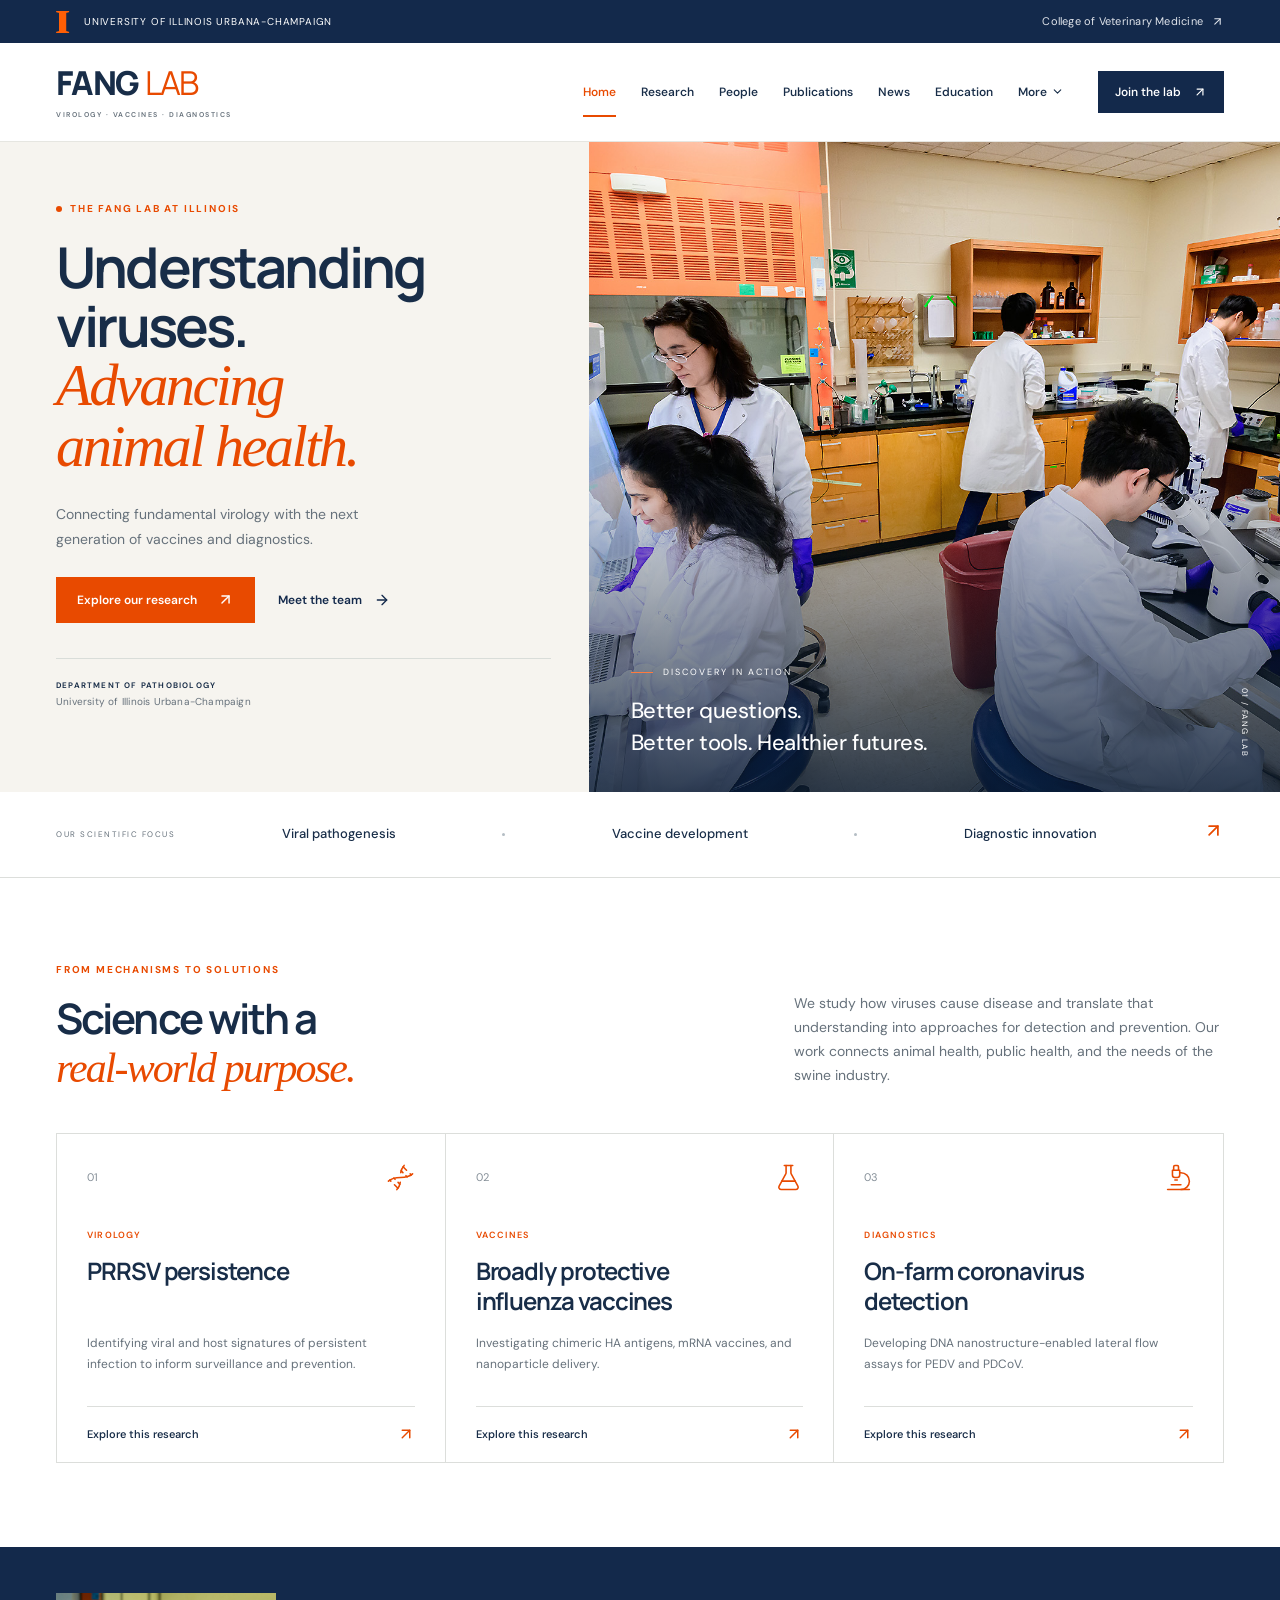
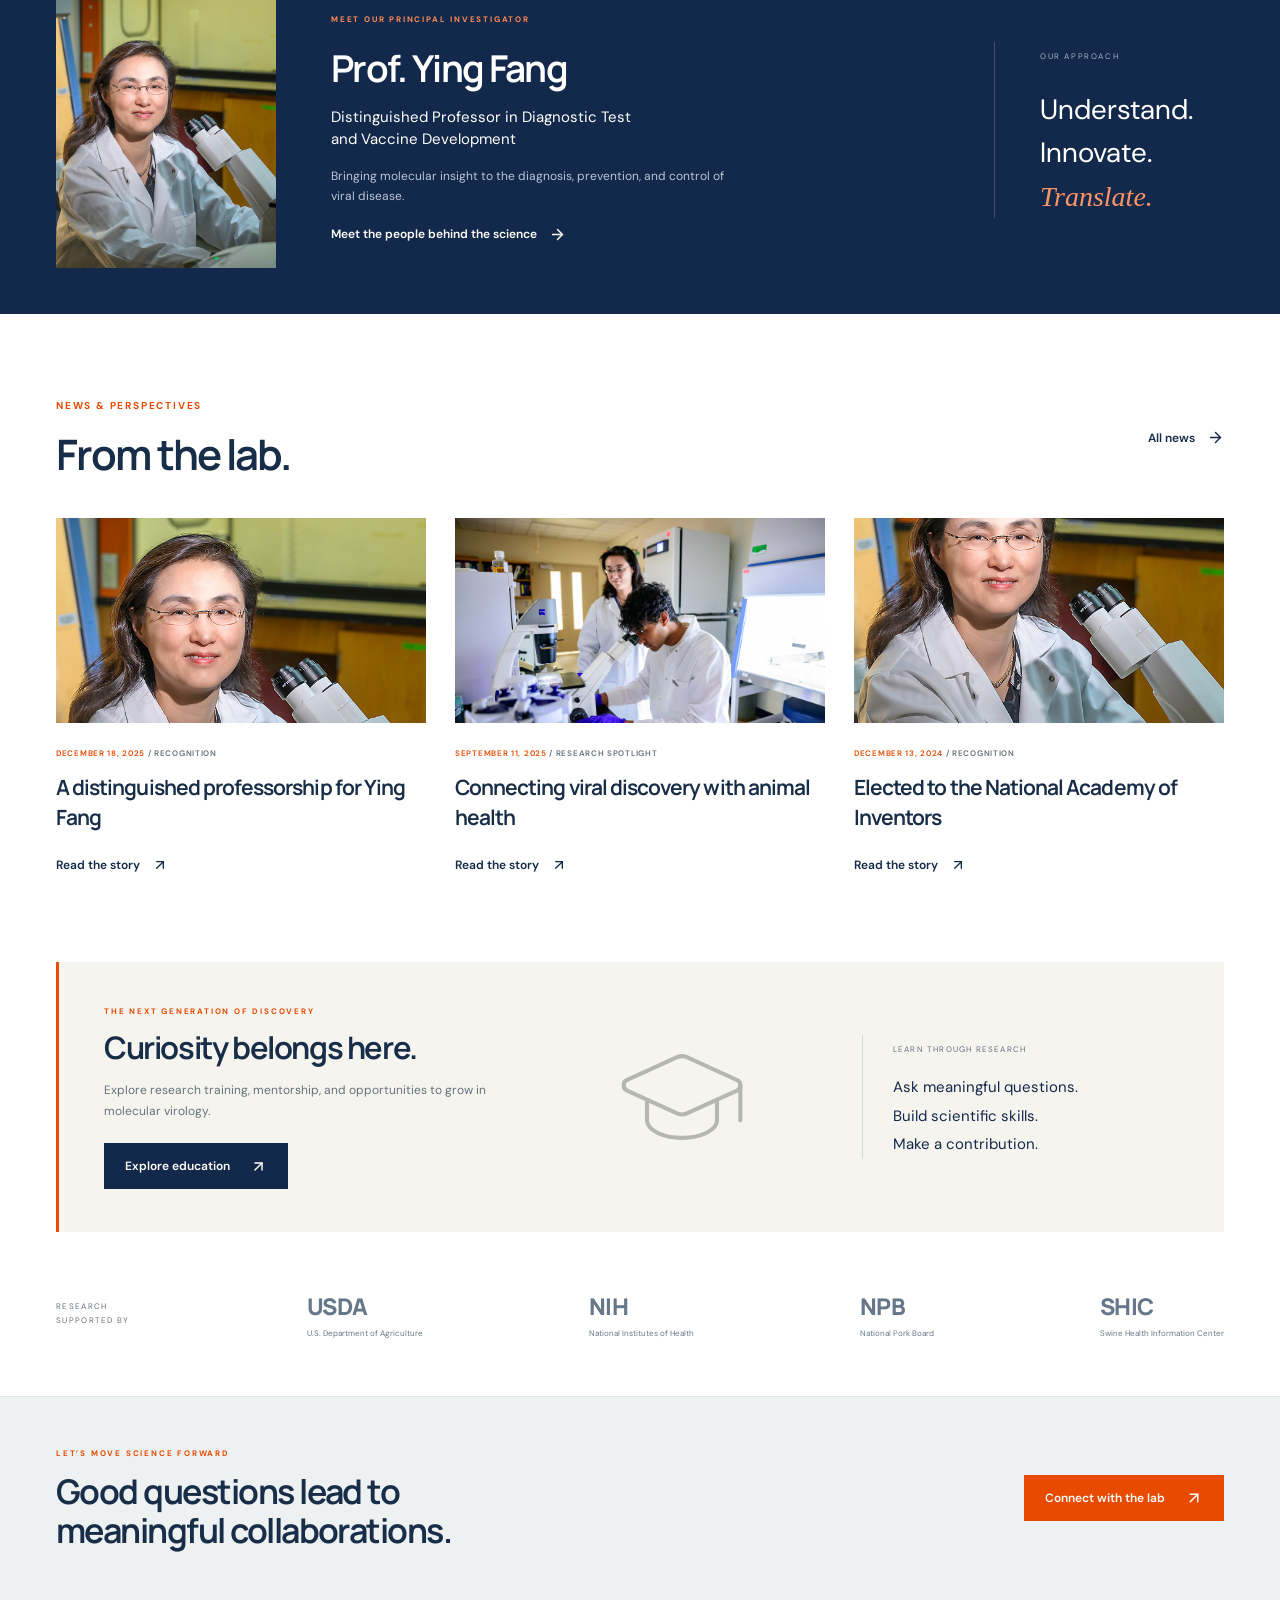
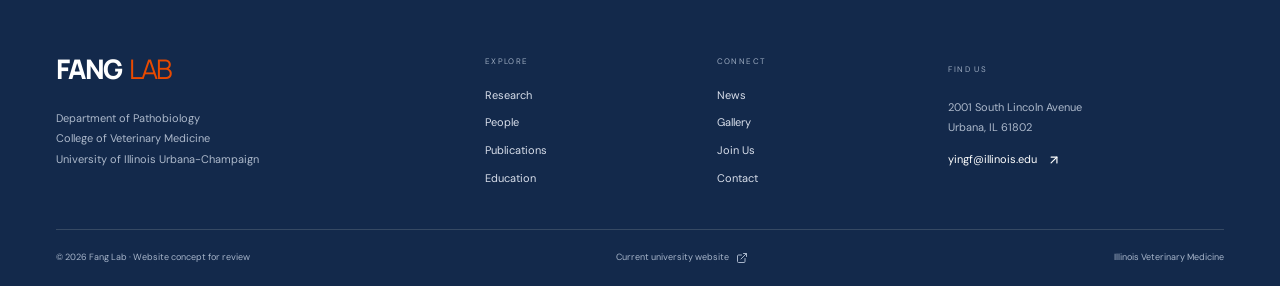
<file: index.html>
<!doctype html>
<html lang="en">
<head>
<meta charset="utf-8">
<meta name="viewport" content="width=device-width, initial-scale=1">
<title>Home | Fang Lab | Illinois</title>
<meta name="description" content="Fang Lab at Illinois. Research in viral pathogenesis, vaccines, and diagnostics.">
<link rel="icon" href="favicon.svg" type="image/svg+xml">
<link rel="stylesheet" href="styles.css">
<script src="script.js" defer></script>
<noscript><style>.menu-toggle,.more{display:none}.more-wrap .dropdown{display:block!important;position:static}.navigation{display:flex;flex-wrap:wrap}.filter-bar,.publication-tools{display:none}@media(max-width:800px){.navigation{position:static;box-shadow:none;padding:10px;max-height:none}.header-inner{height:auto;flex-wrap:wrap;padding:15px 0}.navigation .dropdown a{padding:5px}}</style></noscript>
</head>
<body data-page="home">
<a class="skip" href="#main">Skip to content</a>
<div class="institution">
<div class="wrap institution-inner">
<a href="https://illinois.edu" target="_blank" rel="noreferrer"><b class="block-i">I</b><span>UNIVERSITY OF ILLINOIS URBANA-CHAMPAIGN</span></a><a href="https://vetmed.illinois.edu" class="" target="_blank" rel="noreferrer">College of Veterinary Medicine <svg xmlns="http://www.w3.org/2000/svg" width="13" height="13" viewBox="0 0 24 24" fill="none" stroke="currentColor" stroke-width="2" stroke-linecap="round" stroke-linejoin="round" class="lucide lucide-arrow-up-right" aria-hidden="true"><path d="M7 7h10v10"></path><path d="M7 17 17 7"></path></svg></a>
</div>
</div>
<header>
<div class="wrap header-inner">
<a class="wordmark" href="index.html">FANG<span>LAB</span><small>VIROLOGY · VACCINES · DIAGNOSTICS</small></a>
<nav class="navigation" aria-label="Main navigation">
<a href="index.html" aria-current="page">Home</a><a href="research.html">Research</a><a href="people.html">People</a><a href="publications.html">Publications</a><a href="news.html">News</a><a href="education.html">Education</a>
<div class="more-wrap">
<button class="more" aria-expanded="false">
More <svg xmlns="http://www.w3.org/2000/svg" width="13" height="13" viewBox="0 0 24 24" fill="none" stroke="currentColor" stroke-width="2" stroke-linecap="round" stroke-linejoin="round" class="lucide lucide-chevron-down" aria-hidden="true"><path d="m6 9 6 6 6-6"></path></svg>
</button>
<div class="dropdown">
<a href="innovation.html">Innovation &amp; IP</a><a href="outreach.html">Outreach</a><a href="gallery.html">Gallery</a><a href="join.html">Join Us</a><a href="contact.html">Contact</a>
</div>
</div>
<a class="join-nav" href="join.html">Join the lab <svg xmlns="http://www.w3.org/2000/svg" width="14" height="14" viewBox="0 0 24 24" fill="none" stroke="currentColor" stroke-width="2" stroke-linecap="round" stroke-linejoin="round" class="lucide lucide-arrow-up-right" aria-hidden="true"><path d="M7 7h10v10"></path><path d="M7 17 17 7"></path></svg></a>
</nav>
<button class="menu-toggle" aria-label="Open navigation" aria-expanded="false">
<svg xmlns="http://www.w3.org/2000/svg" width="24" height="24" viewBox="0 0 24 24" fill="none" stroke="currentColor" stroke-width="2" stroke-linecap="round" stroke-linejoin="round" class="lucide lucide-menu" aria-hidden="true"><path d="M4 5h16"></path><path d="M4 12h16"></path><path d="M4 19h16"></path></svg>
</button>
</div>
</header>
<main id="main" tabindex="-1">
<section class="hero">
<div class="hero-text">
<div class="eyebrow">
<span class="orange-dot"></span> THE FANG LAB AT ILLINOIS
</div>
<h1>
Understanding<br/>viruses.<br/><em>Advancing<br/>animal health.</em>
</h1>
<p>
Connecting fundamental virology with the next generation of vaccines and diagnostics.
</p>
<div class="hero-actions">
<a class="button orange" href="research.html">Explore our research <svg xmlns="http://www.w3.org/2000/svg" width="17" height="17" viewBox="0 0 24 24" fill="none" stroke="currentColor" stroke-width="2" stroke-linecap="round" stroke-linejoin="round" class="lucide lucide-arrow-up-right" aria-hidden="true"><path d="M7 7h10v10"></path><path d="M7 17 17 7"></path></svg></a><a class="text-link" href="people.html">Meet the team <svg xmlns="http://www.w3.org/2000/svg" width="16" height="16" viewBox="0 0 24 24" fill="none" stroke="currentColor" stroke-width="2" stroke-linecap="round" stroke-linejoin="round" class="lucide lucide-arrow-right" aria-hidden="true"><path d="M5 12h14"></path><path d="m12 5 7 7-7 7"></path></svg></a>
</div>
<div class="hero-affiliation">
DEPARTMENT OF PATHOBIOLOGY<br/><span>University of Illinois Urbana-Champaign</span>
</div>
</div>
<div class="hero-image">
<img src="images/lab-hero.jpg" alt="Fang Lab researcher preparing samples at a laboratory bench"/>
<div class="photo-shade">
</div>
<div class="image-label">
<span>DISCOVERY IN ACTION</span>
<p>
Better questions.<br/>Better tools. Healthier futures.
</p>
</div>
<span class="image-index">01 / FANG LAB</span>
</div>
</section>
<div class="focus-strip">
<div class="wrap">
<span>OUR SCIENTIFIC FOCUS</span><b>Viral pathogenesis</b><i></i> <b>Vaccine development</b><i></i><b>Diagnostic innovation</b><a href="research.html"><svg xmlns="http://www.w3.org/2000/svg" width="21" height="21" viewBox="0 0 24 24" fill="none" stroke="currentColor" stroke-width="2" stroke-linecap="round" stroke-linejoin="round" class="lucide lucide-arrow-up-right" aria-hidden="true"><path d="M7 7h10v10"></path><path d="M7 17 17 7"></path></svg><span class="sr-only">Explore scientific focus</span></a>
</div>
</div>
<section class="wrap section">
<div class="section-top">
<div>
<div class="eyebrow">
FROM MECHANISMS TO SOLUTIONS
</div>
<h2>
Science with a<br/><em>real-world purpose.</em>
</h2>
</div>
<p>
We study how viruses cause disease and translate that understanding into approaches for detection and prevention. Our work connects animal health, public health, and the needs of the swine industry.
</p>
</div>
<div class="research-grid">
<a class="research-card" href="research.html">
<div class="card-top">
<span>01</span><svg xmlns="http://www.w3.org/2000/svg" width="29" height="29" viewBox="0 0 24 24" fill="none" stroke="currentColor" stroke-width="1.3" stroke-linecap="round" stroke-linejoin="round" class="lucide lucide-dna" aria-hidden="true"><path d="m10 16 1.5 1.5"></path><path d="m14 8-1.5-1.5"></path><path d="M15 2c-1.798 1.998-2.518 3.995-2.807 5.993"></path><path d="m16.5 10.5 1 1"></path><path d="m17 6-2.891-2.891"></path><path d="M2 15c6.667-6 13.333 0 20-6"></path><path d="m20 9 .891.891"></path><path d="M3.109 14.109 4 15"></path><path d="m6.5 12.5 1 1"></path><path d="m7 18 2.891 2.891"></path><path d="M9 22c1.798-1.998 2.518-3.995 2.807-5.993"></path></svg>
</div>
<div class="mini-label">
Virology
</div>
<h3>
PRRSV persistence
</h3>
<p>
Identifying viral and host signatures of persistent infection to inform surveillance and prevention.
</p>
<div class="card-end">
Explore this research <svg xmlns="http://www.w3.org/2000/svg" width="18" height="18" viewBox="0 0 24 24" fill="none" stroke="currentColor" stroke-width="2" stroke-linecap="round" stroke-linejoin="round" class="lucide lucide-arrow-up-right" aria-hidden="true"><path d="M7 7h10v10"></path><path d="M7 17 17 7"></path></svg>
</div>
</a><a class="research-card" href="research.html">
<div class="card-top">
<span>02</span><svg xmlns="http://www.w3.org/2000/svg" width="29" height="29" viewBox="0 0 24 24" fill="none" stroke="currentColor" stroke-width="1.3" stroke-linecap="round" stroke-linejoin="round" class="lucide lucide-flask-conical" aria-hidden="true"><path d="M14 2v6a2 2 0 0 0 .245.96l5.51 10.08A2 2 0 0 1 18 22H6a2 2 0 0 1-1.755-2.96l5.51-10.08A2 2 0 0 0 10 8V2"></path><path d="M6.453 15h11.094"></path><path d="M8.5 2h7"></path></svg>
</div>
<div class="mini-label">
Vaccines
</div>
<h3>
Broadly protective influenza vaccines
</h3>
<p>
Investigating chimeric HA antigens, mRNA vaccines, and nanoparticle delivery.
</p>
<div class="card-end">
Explore this research <svg xmlns="http://www.w3.org/2000/svg" width="18" height="18" viewBox="0 0 24 24" fill="none" stroke="currentColor" stroke-width="2" stroke-linecap="round" stroke-linejoin="round" class="lucide lucide-arrow-up-right" aria-hidden="true"><path d="M7 7h10v10"></path><path d="M7 17 17 7"></path></svg>
</div>
</a><a class="research-card" href="research.html">
<div class="card-top">
<span>03</span><svg xmlns="http://www.w3.org/2000/svg" width="29" height="29" viewBox="0 0 24 24" fill="none" stroke="currentColor" stroke-width="1.3" stroke-linecap="round" stroke-linejoin="round" class="lucide lucide-microscope" aria-hidden="true"><path d="M6 18h8"></path><path d="M3 22h18"></path><path d="M14 22a7 7 0 1 0 0-14h-1"></path><path d="M9 14h2"></path><path d="M9 12a2 2 0 0 1-2-2V6h6v4a2 2 0 0 1-2 2Z"></path><path d="M12 6V3a1 1 0 0 0-1-1H9a1 1 0 0 0-1 1v3"></path></svg>
</div>
<div class="mini-label">
Diagnostics
</div>
<h3>
On-farm coronavirus detection
</h3>
<p>
Developing DNA nanostructure-enabled lateral flow assays for PEDV and PDCoV.
</p>
<div class="card-end">
Explore this research <svg xmlns="http://www.w3.org/2000/svg" width="18" height="18" viewBox="0 0 24 24" fill="none" stroke="currentColor" stroke-width="2" stroke-linecap="round" stroke-linejoin="round" class="lucide lucide-arrow-up-right" aria-hidden="true"><path d="M7 7h10v10"></path><path d="M7 17 17 7"></path></svg>
</div>
</a>
</div>
</section>
<section class="pi-band">
<div class="wrap pi-inner">
<img src="images/ying-fang.jpg" alt="Professor Ying Fang"/>
<div>
<div class="eyebrow">
MEET OUR PRINCIPAL INVESTIGATOR
</div>
<h2>
Prof. Ying Fang
</h2>
<p class="pi-title">
Distinguished Professor in Diagnostic Test<br/>and Vaccine Development
</p>
<p>
Bringing molecular insight to the diagnosis, prevention, and control of viral disease.
</p>
<a class="text-link" href="people.html">Meet the people behind the science <svg xmlns="http://www.w3.org/2000/svg" width="17" height="17" viewBox="0 0 24 24" fill="none" stroke="currentColor" stroke-width="2" stroke-linecap="round" stroke-linejoin="round" class="lucide lucide-arrow-right" aria-hidden="true"><path d="M5 12h14"></path><path d="m12 5 7 7-7 7"></path></svg></a>
</div>
<div class="pi-aside">
<span>OUR APPROACH</span>
<p>
Understand.<br/>Innovate.<br/><em>Translate.</em>
</p>
</div>
</div>
</section>
<section class="wrap section">
<div class="section-top compact">
<div>
<div class="eyebrow">
NEWS &amp; PERSPECTIVES
</div>
<h2>
From the lab.
</h2>
</div>
<a class="text-link" href="news.html">All news <svg xmlns="http://www.w3.org/2000/svg" width="17" height="17" viewBox="0 0 24 24" fill="none" stroke="currentColor" stroke-width="2" stroke-linecap="round" stroke-linejoin="round" class="lucide lucide-arrow-right" aria-hidden="true"><path d="M5 12h14"></path><path d="m12 5 7 7-7 7"></path></svg></a>
</div>
<div class="news-grid">
<a href="https://vetmed.illinois.edu/2025/12/18/investiture-for-zhang-chair-and-fang-professorship/" class="news-card" target="_blank" rel="noreferrer">
<div class="news-image">
<img src="images/ying-fang.jpg" alt=""/>
</div>
<div class="mini-label">
DECEMBER 18, 2025 <span> / Recognition</span>
</div>
<h3>
A distinguished professorship for Ying Fang
</h3>
<span class="text-link">Read the story <svg xmlns="http://www.w3.org/2000/svg" width="16" height="16" viewBox="0 0 24 24" fill="none" stroke="currentColor" stroke-width="2" stroke-linecap="round" stroke-linejoin="round" class="lucide lucide-arrow-up-right" aria-hidden="true"><path d="M7 7h10v10"></path><path d="M7 17 17 7"></path></svg></span></a><a href="https://vetmed.illinois.edu/2025/09/11/research-spotlight-ying-fang/" class="news-card" target="_blank" rel="noreferrer">
<div class="news-image">
<img src="images/lab-research.jpg" alt=""/>
</div>
<div class="mini-label">
SEPTEMBER 11, 2025 <span> / Research spotlight</span>
</div>
<h3>
Connecting viral discovery with animal health
</h3>
<span class="text-link">Read the story <svg xmlns="http://www.w3.org/2000/svg" width="16" height="16" viewBox="0 0 24 24" fill="none" stroke="currentColor" stroke-width="2" stroke-linecap="round" stroke-linejoin="round" class="lucide lucide-arrow-up-right" aria-hidden="true"><path d="M7 7h10v10"></path><path d="M7 17 17 7"></path></svg></span></a><a href="https://vetmed.illinois.edu/2024/12/13/faculty-member-elected-to-national-academy-of-inventors/" class="news-card" target="_blank" rel="noreferrer">
<div class="news-image">
<img src="images/ying-fang.jpg" alt=""/>
</div>
<div class="mini-label">
DECEMBER 13, 2024 <span> / Recognition</span>
</div>
<h3>
Elected to the National Academy of Inventors
</h3>
<span class="text-link">Read the story <svg xmlns="http://www.w3.org/2000/svg" width="16" height="16" viewBox="0 0 24 24" fill="none" stroke="currentColor" stroke-width="2" stroke-linecap="round" stroke-linejoin="round" class="lucide lucide-arrow-up-right" aria-hidden="true"><path d="M7 7h10v10"></path><path d="M7 17 17 7"></path></svg></span></a>
</div>
</section>
<section class="education-band wrap">
<div>
<div class="eyebrow">
THE NEXT GENERATION OF DISCOVERY
</div>
<h2>
Curiosity belongs here.
</h2>
<p>
Explore research training, mentorship, and opportunities to grow in molecular virology.
</p>
<a class="button navy" href="education.html">Explore education <svg xmlns="http://www.w3.org/2000/svg" width="17" height="17" viewBox="0 0 24 24" fill="none" stroke="currentColor" stroke-width="2" stroke-linecap="round" stroke-linejoin="round" class="lucide lucide-arrow-up-right" aria-hidden="true"><path d="M7 7h10v10"></path><path d="M7 17 17 7"></path></svg></a>
</div>
<svg xmlns="http://www.w3.org/2000/svg" width="140" height="140" viewBox="0 0 24 24" fill="none" stroke="currentColor" stroke-width="0.7" stroke-linecap="round" stroke-linejoin="round" class="lucide lucide-graduation-cap" aria-hidden="true"><path d="M21.42 10.922a1 1 0 0 0-.019-1.838L12.83 5.18a2 2 0 0 0-1.66 0L2.6 9.08a1 1 0 0 0 0 1.832l8.57 3.908a2 2 0 0 0 1.66 0z"></path><path d="M22 10v6"></path><path d="M6 12.5V16a6 3 0 0 0 12 0v-3.5"></path></svg>
<div class="edu-side">
<span>LEARN THROUGH RESEARCH</span>
<p>
Ask meaningful questions.<br/>Build scientific skills.<br/>Make a contribution.
</p>
</div>
</section>
<section class="support wrap">
<span>RESEARCH SUPPORTED BY</span>
<div>
USDA<span>U.S. Department of Agriculture</span>
</div>
<div>
NIH<span>National Institutes of Health</span>
</div>
<div>
NPB<span>National Pork Board</span>
</div>
<div>
SHIC<span>Swine Health Information Center</span>
</div>
</section>
</main>
<section class="footer-cta">
<div class="wrap">
<div>
<span class="eyebrow">LET’S MOVE SCIENCE FORWARD</span>
<h2>
Good questions lead to<br/>meaningful collaborations.
</h2>
</div>
<a class="button orange" href="contact.html">Connect with the lab <svg xmlns="http://www.w3.org/2000/svg" width="18" height="18" viewBox="0 0 24 24" fill="none" stroke="currentColor" stroke-width="2" stroke-linecap="round" stroke-linejoin="round" class="lucide lucide-arrow-up-right" aria-hidden="true"><path d="M7 7h10v10"></path><path d="M7 17 17 7"></path></svg></a>
</div>
</section>
<footer>
<div class="wrap footer-top">
<div>
<a class="wordmark" href="index.html">FANG<span>LAB</span></a>
<p>
Department of Pathobiology<br/>College of Veterinary Medicine<br/>University of Illinois Urbana-Champaign
</p>
</div>
<div class="footer-links">
<span>EXPLORE</span><a href="research.html">Research</a><a href="people.html">People</a><a href="publications.html">Publications</a><a href="education.html">Education</a>
</div>
<div class="footer-links">
<span>CONNECT</span><a href="news.html">News</a><a href="gallery.html">Gallery</a><a href="join.html">Join Us</a><a href="contact.html">Contact</a>
</div>
<div class="footer-address">
<span>FIND US</span>
<p>
2001 South Lincoln Avenue<br/>Urbana, IL 61802
</p>
<a href="mailto:yingf@illinois.edu">yingf@illinois.edu <svg xmlns="http://www.w3.org/2000/svg" width="14" height="14" viewBox="0 0 24 24" fill="none" stroke="currentColor" stroke-width="2" stroke-linecap="round" stroke-linejoin="round" class="lucide lucide-arrow-up-right" aria-hidden="true"><path d="M7 7h10v10"></path><path d="M7 17 17 7"></path></svg></a>
</div>
</div>
<div class="wrap footer-bottom">
<span>© 2026 Fang Lab · Website concept for review</span><a href="https://vetmed.illinois.edu/fang-lab/" class="" target="_blank" rel="noreferrer">Current university website <svg xmlns="http://www.w3.org/2000/svg" width="12" height="12" viewBox="0 0 24 24" fill="none" stroke="currentColor" stroke-width="2" stroke-linecap="round" stroke-linejoin="round" class="lucide lucide-external-link" aria-hidden="true"><path d="M15 3h6v6"></path><path d="M10 14 21 3"></path><path d="M18 13v6a2 2 0 0 1-2 2H5a2 2 0 0 1-2-2V8a2 2 0 0 1 2-2h6"></path></svg></a><a href="https://vetmed.illinois.edu" class="" target="_blank" rel="noreferrer">Illinois Veterinary Medicine</a>
</div>
</footer>
</body>
</html>
</file>
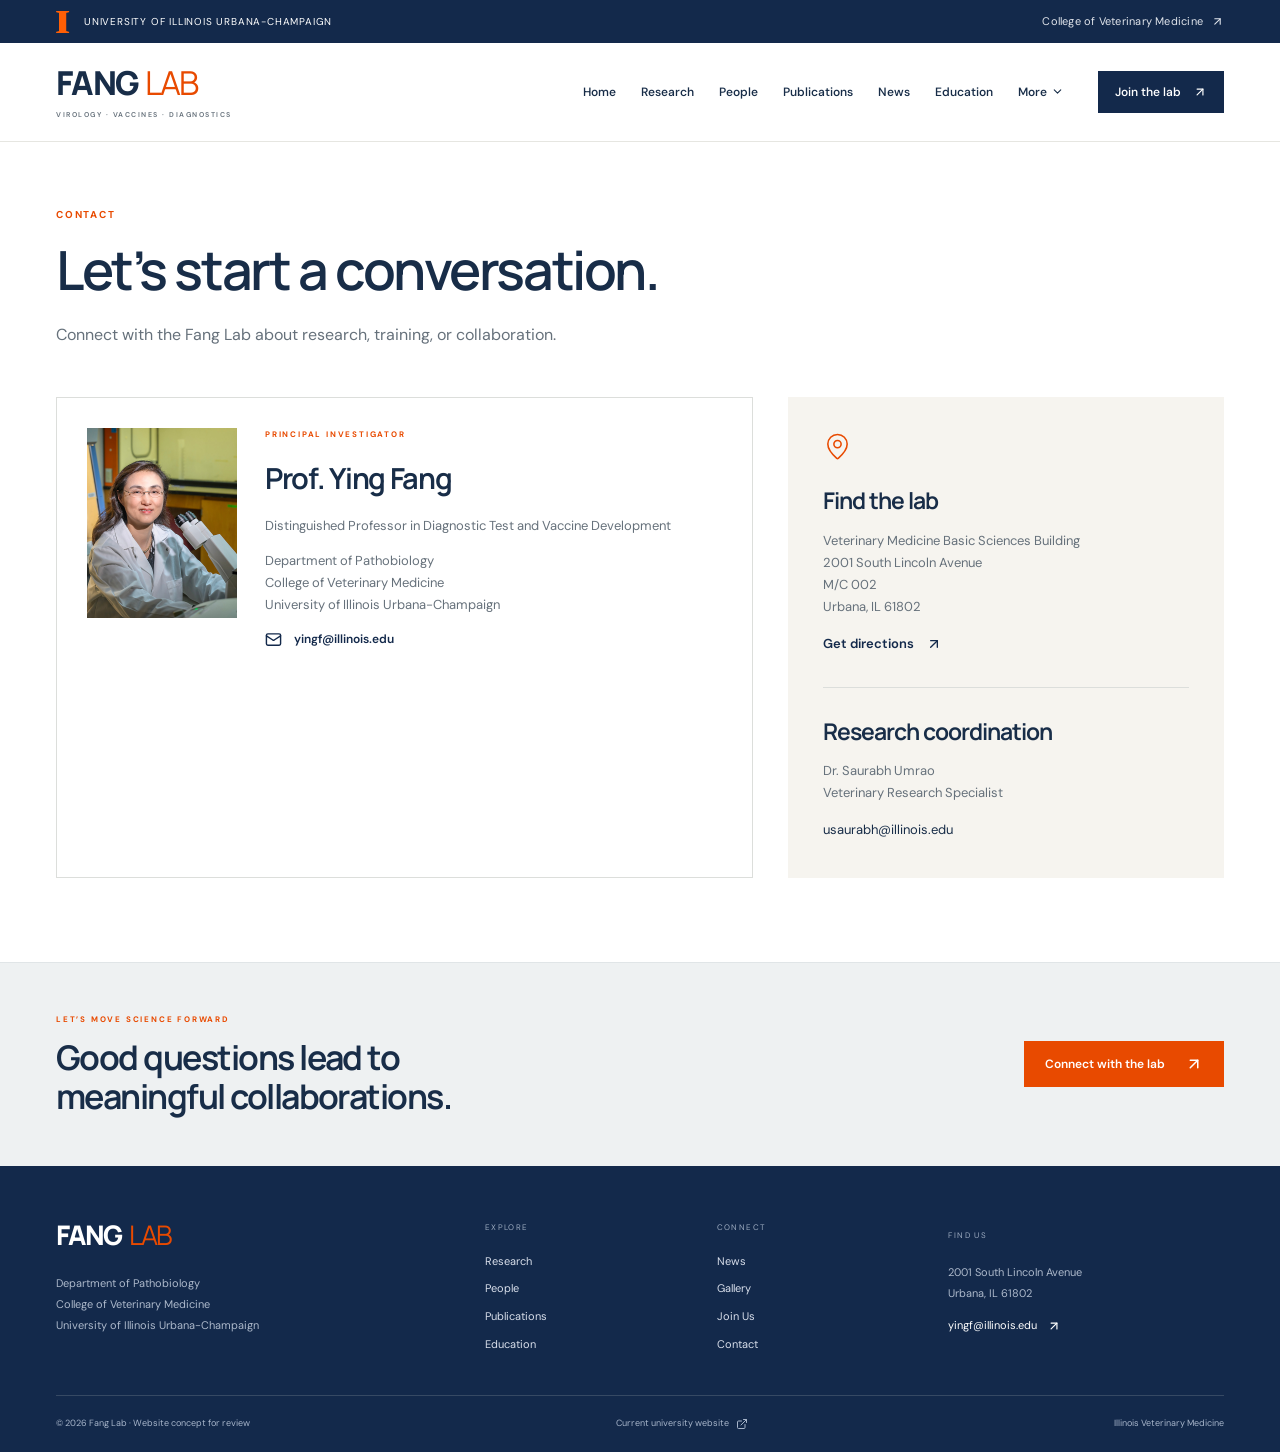
<file: contact.html>
<!doctype html>
<html lang="en">
<head>
<meta charset="utf-8">
<meta name="viewport" content="width=device-width, initial-scale=1">
<title>Contact | Fang Lab | Illinois</title>
<meta name="description" content="Contact at the Fang Lab, University of Illinois Urbana-Champaign.">
<link rel="icon" href="favicon.svg" type="image/svg+xml">
<link rel="stylesheet" href="styles.css">
<script src="script.js" defer></script>
<noscript><style>.menu-toggle,.more{display:none}.more-wrap .dropdown{display:block!important;position:static}.navigation{display:flex;flex-wrap:wrap}.filter-bar,.publication-tools{display:none}@media(max-width:800px){.navigation{position:static;box-shadow:none;padding:10px;max-height:none}.header-inner{height:auto;flex-wrap:wrap;padding:15px 0}.navigation .dropdown a{padding:5px}}</style></noscript>
</head>
<body data-page="contact">
<a class="skip" href="#main">Skip to content</a>
<div class="institution">
<div class="wrap institution-inner">
<a href="https://illinois.edu" target="_blank" rel="noreferrer"><b class="block-i">I</b><span>UNIVERSITY OF ILLINOIS URBANA-CHAMPAIGN</span></a><a href="https://vetmed.illinois.edu" class="" target="_blank" rel="noreferrer">College of Veterinary Medicine <svg xmlns="http://www.w3.org/2000/svg" width="13" height="13" viewBox="0 0 24 24" fill="none" stroke="currentColor" stroke-width="2" stroke-linecap="round" stroke-linejoin="round" class="lucide lucide-arrow-up-right" aria-hidden="true"><path d="M7 7h10v10"></path><path d="M7 17 17 7"></path></svg></a>
</div>
</div>
<header>
<div class="wrap header-inner">
<a class="wordmark" href="index.html">FANG<span>LAB</span><small>VIROLOGY · VACCINES · DIAGNOSTICS</small></a>
<nav class="navigation" aria-label="Main navigation">
<a href="index.html">Home</a><a href="research.html">Research</a><a href="people.html">People</a><a href="publications.html">Publications</a><a href="news.html">News</a><a href="education.html">Education</a>
<div class="more-wrap">
<button class="more" aria-expanded="false">
More <svg xmlns="http://www.w3.org/2000/svg" width="13" height="13" viewBox="0 0 24 24" fill="none" stroke="currentColor" stroke-width="2" stroke-linecap="round" stroke-linejoin="round" class="lucide lucide-chevron-down" aria-hidden="true"><path d="m6 9 6 6 6-6"></path></svg>
</button>
<div class="dropdown">
<a href="innovation.html">Innovation &amp; IP</a><a href="outreach.html">Outreach</a><a href="gallery.html">Gallery</a><a href="join.html">Join Us</a><a href="contact.html">Contact</a>
</div>
</div>
<a class="join-nav" href="join.html">Join the lab <svg xmlns="http://www.w3.org/2000/svg" width="14" height="14" viewBox="0 0 24 24" fill="none" stroke="currentColor" stroke-width="2" stroke-linecap="round" stroke-linejoin="round" class="lucide lucide-arrow-up-right" aria-hidden="true"><path d="M7 7h10v10"></path><path d="M7 17 17 7"></path></svg></a>
</nav>
<button class="menu-toggle" aria-label="Open navigation" aria-expanded="false">
<svg xmlns="http://www.w3.org/2000/svg" width="24" height="24" viewBox="0 0 24 24" fill="none" stroke="currentColor" stroke-width="2" stroke-linecap="round" stroke-linejoin="round" class="lucide lucide-menu" aria-hidden="true"><path d="M4 5h16"></path><path d="M4 12h16"></path><path d="M4 19h16"></path></svg>
</button>
</div>
</header>
<main id="main" tabindex="-1">
<div class="wrap section page-section">
<div class="page-heading">
<div class="eyebrow">
CONTACT
</div>
<h1>
Let’s start a conversation.
</h1>
<p>
Connect with the Fang Lab about research, training, or collaboration.
</p>
</div>
<div class="contact-grid">
<div class="contact-card">
<img src="images/ying-fang.jpg" alt="Professor Ying Fang"/>
<div>
<div class="eyebrow">
PRINCIPAL INVESTIGATOR
</div>
<h2>
Prof. Ying Fang
</h2>
<p>
Distinguished Professor in Diagnostic Test and Vaccine Development
</p>
<p>
Department of Pathobiology<br/>College of Veterinary Medicine<br/>University of Illinois Urbana-Champaign
</p>
<a class="text-link" href="mailto:yingf@illinois.edu"><svg xmlns="http://www.w3.org/2000/svg" width="17" height="17" viewBox="0 0 24 24" fill="none" stroke="currentColor" stroke-width="2" stroke-linecap="round" stroke-linejoin="round" class="lucide lucide-mail" aria-hidden="true"><path d="m22 7-8.991 5.727a2 2 0 0 1-2.009 0L2 7"></path><rect x="2" y="4" width="20" height="16" rx="2"></rect></svg> yingf@illinois.edu</a>
</div>
</div>
<aside class="visit">
<svg xmlns="http://www.w3.org/2000/svg" width="29" height="29" viewBox="0 0 24 24" fill="none" stroke="currentColor" stroke-width="1.3" stroke-linecap="round" stroke-linejoin="round" class="lucide lucide-map-pin" aria-hidden="true"><path d="M20 10c0 4.993-5.539 10.193-7.399 11.799a1 1 0 0 1-1.202 0C9.539 20.193 4 14.993 4 10a8 8 0 0 1 16 0"></path><circle cx="12" cy="10" r="3"></circle></svg>
<h3>
Find the lab
</h3>
<p>
Veterinary Medicine Basic Sciences Building<br/>2001 South Lincoln Avenue<br/>M/C 002<br/>Urbana, IL 61802
</p>
<a href="https://www.google.com/maps/search/?api=1&amp;query=2001+South+Lincoln+Avenue+Urbana+IL+61802" class="text-link" target="_blank" rel="noreferrer">Get directions <svg xmlns="http://www.w3.org/2000/svg" width="16" height="16" viewBox="0 0 24 24" fill="none" stroke="currentColor" stroke-width="2" stroke-linecap="round" stroke-linejoin="round" class="lucide lucide-arrow-up-right" aria-hidden="true"><path d="M7 7h10v10"></path><path d="M7 17 17 7"></path></svg></a><hr/>
<h3>
Research coordination
</h3>
<p>
Dr. Saurabh Umrao<br/>Veterinary Research Specialist
</p>
<a href="mailto:usaurabh@illinois.edu">usaurabh@illinois.edu</a>
</aside>
</div>
</div>
</main>
<section class="footer-cta">
<div class="wrap">
<div>
<span class="eyebrow">LET’S MOVE SCIENCE FORWARD</span>
<h2>
Good questions lead to<br/>meaningful collaborations.
</h2>
</div>
<a class="button orange" href="contact.html">Connect with the lab <svg xmlns="http://www.w3.org/2000/svg" width="18" height="18" viewBox="0 0 24 24" fill="none" stroke="currentColor" stroke-width="2" stroke-linecap="round" stroke-linejoin="round" class="lucide lucide-arrow-up-right" aria-hidden="true"><path d="M7 7h10v10"></path><path d="M7 17 17 7"></path></svg></a>
</div>
</section>
<footer>
<div class="wrap footer-top">
<div>
<a class="wordmark" href="index.html">FANG<span>LAB</span></a>
<p>
Department of Pathobiology<br/>College of Veterinary Medicine<br/>University of Illinois Urbana-Champaign
</p>
</div>
<div class="footer-links">
<span>EXPLORE</span><a href="research.html">Research</a><a href="people.html">People</a><a href="publications.html">Publications</a><a href="education.html">Education</a>
</div>
<div class="footer-links">
<span>CONNECT</span><a href="news.html">News</a><a href="gallery.html">Gallery</a><a href="join.html">Join Us</a><a href="contact.html" aria-current="page">Contact</a>
</div>
<div class="footer-address">
<span>FIND US</span>
<p>
2001 South Lincoln Avenue<br/>Urbana, IL 61802
</p>
<a href="mailto:yingf@illinois.edu">yingf@illinois.edu <svg xmlns="http://www.w3.org/2000/svg" width="14" height="14" viewBox="0 0 24 24" fill="none" stroke="currentColor" stroke-width="2" stroke-linecap="round" stroke-linejoin="round" class="lucide lucide-arrow-up-right" aria-hidden="true"><path d="M7 7h10v10"></path><path d="M7 17 17 7"></path></svg></a>
</div>
</div>
<div class="wrap footer-bottom">
<span>© 2026 Fang Lab · Website concept for review</span><a href="https://vetmed.illinois.edu/fang-lab/" class="" target="_blank" rel="noreferrer">Current university website <svg xmlns="http://www.w3.org/2000/svg" width="12" height="12" viewBox="0 0 24 24" fill="none" stroke="currentColor" stroke-width="2" stroke-linecap="round" stroke-linejoin="round" class="lucide lucide-external-link" aria-hidden="true"><path d="M15 3h6v6"></path><path d="M10 14 21 3"></path><path d="M18 13v6a2 2 0 0 1-2 2H5a2 2 0 0 1-2-2V8a2 2 0 0 1 2-2h6"></path></svg></a><a href="https://vetmed.illinois.edu" class="" target="_blank" rel="noreferrer">Illinois Veterinary Medicine</a>
</div>
</footer>
</body>
</html>
</file>
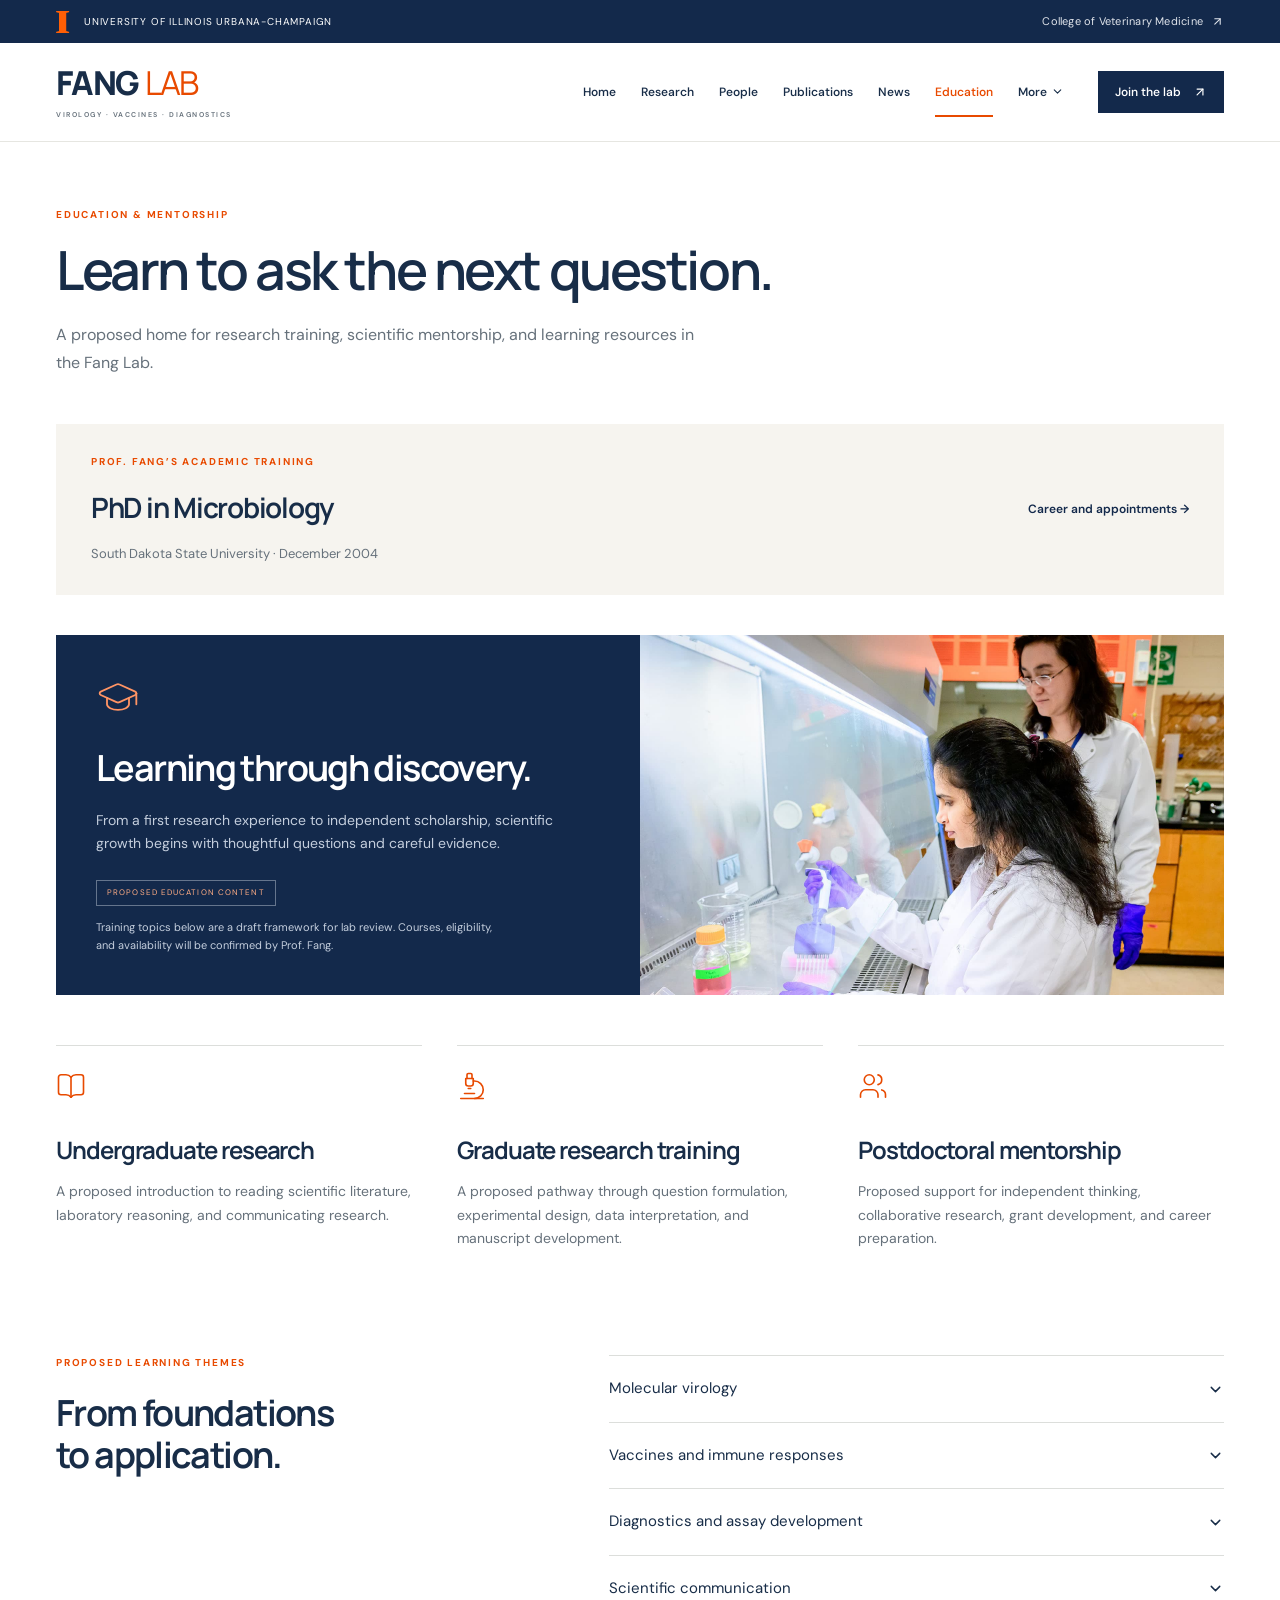
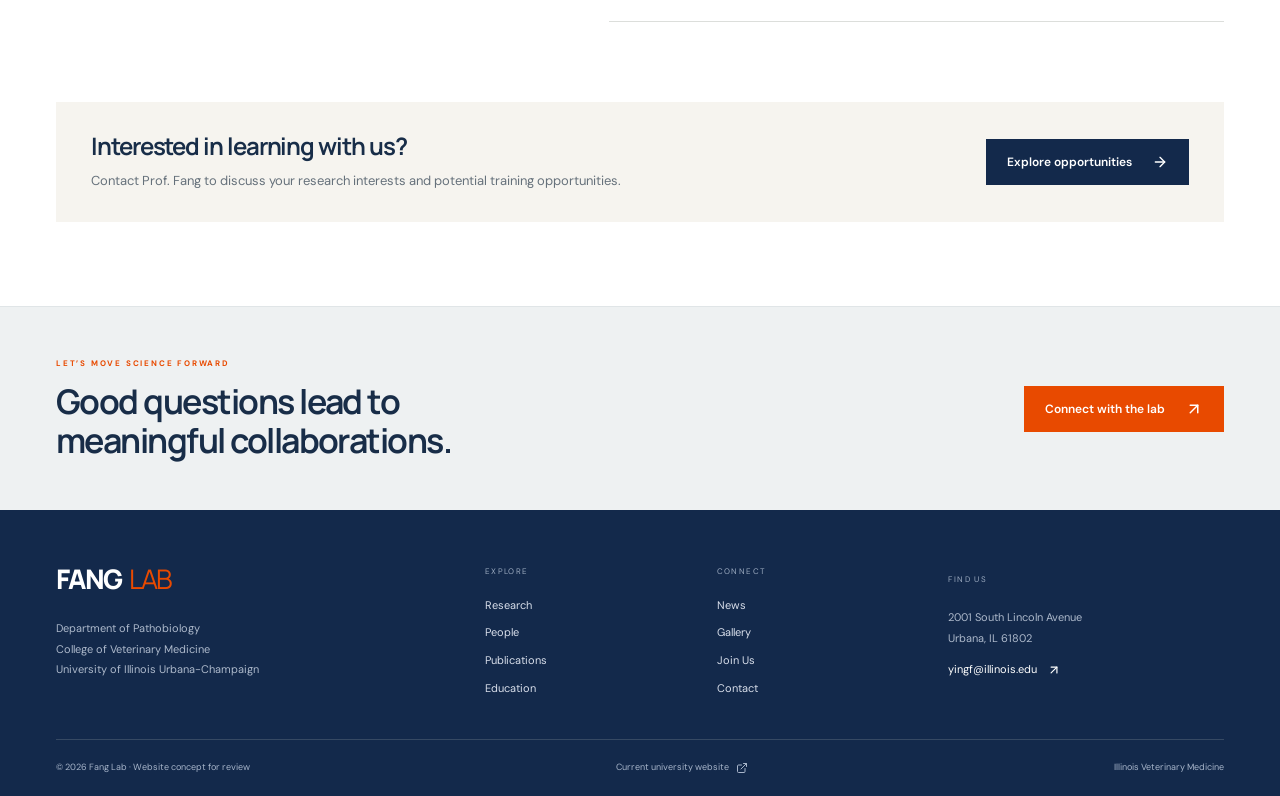
<file: education.html>
<!doctype html>
<html lang="en">
<head>
<meta charset="utf-8">
<meta name="viewport" content="width=device-width, initial-scale=1">
<title>Education | Fang Lab | Illinois</title>
<meta name="description" content="Education at the Fang Lab, University of Illinois Urbana-Champaign.">
<link rel="icon" href="favicon.svg" type="image/svg+xml">
<link rel="stylesheet" href="styles.css">
<script src="script.js" defer></script>
<noscript><style>.menu-toggle,.more{display:none}.more-wrap .dropdown{display:block!important;position:static}.navigation{display:flex;flex-wrap:wrap}.filter-bar,.publication-tools{display:none}@media(max-width:800px){.navigation{position:static;box-shadow:none;padding:10px;max-height:none}.header-inner{height:auto;flex-wrap:wrap;padding:15px 0}.navigation .dropdown a{padding:5px}}</style></noscript>
</head>
<body data-page="education">
<a class="skip" href="#main">Skip to content</a>
<div class="institution">
<div class="wrap institution-inner">
<a href="https://illinois.edu" target="_blank" rel="noreferrer"><b class="block-i">I</b><span>UNIVERSITY OF ILLINOIS URBANA-CHAMPAIGN</span></a><a href="https://vetmed.illinois.edu" class="" target="_blank" rel="noreferrer">College of Veterinary Medicine <svg xmlns="http://www.w3.org/2000/svg" width="13" height="13" viewBox="0 0 24 24" fill="none" stroke="currentColor" stroke-width="2" stroke-linecap="round" stroke-linejoin="round" class="lucide lucide-arrow-up-right" aria-hidden="true"><path d="M7 7h10v10"></path><path d="M7 17 17 7"></path></svg></a>
</div>
</div>
<header>
<div class="wrap header-inner">
<a class="wordmark" href="index.html">FANG<span>LAB</span><small>VIROLOGY · VACCINES · DIAGNOSTICS</small></a>
<nav class="navigation" aria-label="Main navigation">
<a href="index.html">Home</a><a href="research.html">Research</a><a href="people.html">People</a><a href="publications.html">Publications</a><a href="news.html">News</a><a href="education.html" aria-current="page">Education</a>
<div class="more-wrap">
<button class="more" aria-expanded="false">
More <svg xmlns="http://www.w3.org/2000/svg" width="13" height="13" viewBox="0 0 24 24" fill="none" stroke="currentColor" stroke-width="2" stroke-linecap="round" stroke-linejoin="round" class="lucide lucide-chevron-down" aria-hidden="true"><path d="m6 9 6 6 6-6"></path></svg>
</button>
<div class="dropdown">
<a href="innovation.html">Innovation &amp; IP</a><a href="outreach.html">Outreach</a><a href="gallery.html">Gallery</a><a href="join.html">Join Us</a><a href="contact.html">Contact</a>
</div>
</div>
<a class="join-nav" href="join.html">Join the lab <svg xmlns="http://www.w3.org/2000/svg" width="14" height="14" viewBox="0 0 24 24" fill="none" stroke="currentColor" stroke-width="2" stroke-linecap="round" stroke-linejoin="round" class="lucide lucide-arrow-up-right" aria-hidden="true"><path d="M7 7h10v10"></path><path d="M7 17 17 7"></path></svg></a>
</nav>
<button class="menu-toggle" aria-label="Open navigation" aria-expanded="false">
<svg xmlns="http://www.w3.org/2000/svg" width="24" height="24" viewBox="0 0 24 24" fill="none" stroke="currentColor" stroke-width="2" stroke-linecap="round" stroke-linejoin="round" class="lucide lucide-menu" aria-hidden="true"><path d="M4 5h16"></path><path d="M4 12h16"></path><path d="M4 19h16"></path></svg>
</button>
</div>
</header>
<main id="main" tabindex="-1">
<div class="wrap section page-section">
<div class="page-heading">
<div class="eyebrow">
EDUCATION &amp; MENTORSHIP
</div>
<h1>
Learn to ask the next question.
</h1>
<p>
A proposed home for research training, scientific mentorship, and learning resources in the Fang Lab.
</p>
</div>
<section class="callout" aria-label="Academic training" style="margin:0 0 40px"><div><div class="eyebrow">PROF. FANG’S ACADEMIC TRAINING</div><h2 style="font-size:28px">PhD in Microbiology</h2><p>South Dakota State University · December 2004</p></div><a class="text-link" href="people.html">Career and appointments →</a></section>
<div class="education-feature">
<div>
<svg xmlns="http://www.w3.org/2000/svg" width="44" height="44" viewBox="0 0 24 24" fill="none" stroke="currentColor" stroke-width="1" stroke-linecap="round" stroke-linejoin="round" class="lucide lucide-graduation-cap" aria-hidden="true"><path d="M21.42 10.922a1 1 0 0 0-.019-1.838L12.83 5.18a2 2 0 0 0-1.66 0L2.6 9.08a1 1 0 0 0 0 1.832l8.57 3.908a2 2 0 0 0 1.66 0z"></path><path d="M22 10v6"></path><path d="M6 12.5V16a6 3 0 0 0 12 0v-3.5"></path></svg>
<h2>
Learning through discovery.
</h2>
<p>
From a first research experience to independent scholarship, scientific growth begins with thoughtful questions and careful evidence.
</p>
<span class="draft-label">PROPOSED EDUCATION CONTENT</span>
<p class="small">
Training topics below are a draft framework for lab review. Courses, eligibility, and availability will be confirmed by Prof. Fang.
</p>
</div>
<img src="images/lab-team.jpg" alt="Research work in the Fang Lab"/>
</div>
<div class="learning-grid">
<article>
<svg xmlns="http://www.w3.org/2000/svg" width="30" height="30" viewBox="0 0 24 24" fill="none" stroke="currentColor" stroke-width="1.3" stroke-linecap="round" stroke-linejoin="round" class="lucide lucide-book-open" aria-hidden="true"><path d="M12 5v16"></path><path d="M20.001 19A2 2 0 0022 17V5a2 2 0 00-1.999-2L16 3.002A5 5 0 0012 5a5 5 0 00-4-2H4a2 2 0 00-2 2v12a2 2 0 001.999 2H8a5 5 0 014 2 5 5 0 014-2z"></path></svg>
<h3>
Undergraduate research
</h3>
<p>
A proposed introduction to reading scientific literature, laboratory reasoning, and communicating research.
</p>
</article>
<article>
<svg xmlns="http://www.w3.org/2000/svg" width="30" height="30" viewBox="0 0 24 24" fill="none" stroke="currentColor" stroke-width="1.3" stroke-linecap="round" stroke-linejoin="round" class="lucide lucide-microscope" aria-hidden="true"><path d="M6 18h8"></path><path d="M3 22h18"></path><path d="M14 22a7 7 0 1 0 0-14h-1"></path><path d="M9 14h2"></path><path d="M9 12a2 2 0 0 1-2-2V6h6v4a2 2 0 0 1-2 2Z"></path><path d="M12 6V3a1 1 0 0 0-1-1H9a1 1 0 0 0-1 1v3"></path></svg>
<h3>
Graduate research training
</h3>
<p>
A proposed pathway through question formulation, experimental design, data interpretation, and manuscript development.
</p>
</article>
<article>
<svg xmlns="http://www.w3.org/2000/svg" width="30" height="30" viewBox="0 0 24 24" fill="none" stroke="currentColor" stroke-width="1.3" stroke-linecap="round" stroke-linejoin="round" class="lucide lucide-users" aria-hidden="true"><path d="M16 21v-2a4 4 0 0 0-4-4H6a4 4 0 0 0-4 4v2"></path><path d="M16 3.128a4 4 0 0 1 0 7.744"></path><path d="M22 21v-2a4 4 0 0 0-3-3.87"></path><circle cx="9" cy="7" r="4"></circle></svg>
<h3>
Postdoctoral mentorship
</h3>
<p>
Proposed support for independent thinking, collaborative research, grant development, and career preparation.
</p>
</article>
</div>
<div class="two-col">
<div>
<div class="eyebrow">
PROPOSED LEARNING THEMES
</div>
<h2>
From foundations<br/>to application.
</h2>
</div>
<div class="accordion">
<details>
<summary>
Molecular virology<svg xmlns="http://www.w3.org/2000/svg" width="17" height="17" viewBox="0 0 24 24" fill="none" stroke="currentColor" stroke-width="2" stroke-linecap="round" stroke-linejoin="round" class="lucide lucide-chevron-down" aria-hidden="true"><path d="m6 9 6 6 6-6"></path></svg>
</summary>
<p>
Viral replication, host–pathogen interactions, and the interpretation of mechanistic studies.
</p>
</details>
<details>
<summary>
Vaccines and immune responses<svg xmlns="http://www.w3.org/2000/svg" width="17" height="17" viewBox="0 0 24 24" fill="none" stroke="currentColor" stroke-width="2" stroke-linecap="round" stroke-linejoin="round" class="lucide lucide-chevron-down" aria-hidden="true"><path d="m6 9 6 6 6-6"></path></svg>
</summary>
<p>
Principles of antigen design, immune protection, and evaluating vaccine research.
</p>
</details>
<details>
<summary>
Diagnostics and assay development<svg xmlns="http://www.w3.org/2000/svg" width="17" height="17" viewBox="0 0 24 24" fill="none" stroke="currentColor" stroke-width="2" stroke-linecap="round" stroke-linejoin="round" class="lucide lucide-chevron-down" aria-hidden="true"><path d="m6 9 6 6 6-6"></path></svg>
</summary>
<p>
Principles of assay design, analytical performance, and diagnostic interpretation.
</p>
</details>
<details>
<summary>
Scientific communication<svg xmlns="http://www.w3.org/2000/svg" width="17" height="17" viewBox="0 0 24 24" fill="none" stroke="currentColor" stroke-width="2" stroke-linecap="round" stroke-linejoin="round" class="lucide lucide-chevron-down" aria-hidden="true"><path d="m6 9 6 6 6-6"></path></svg>
</summary>
<p>
Critical reading, research presentations, responsible reporting, and scientific writing.
</p>
</details>
</div>
</div>
<div class="callout">
<div>
<h3>
Interested in learning with us?
</h3>
<p>
Contact Prof. Fang to discuss your research interests and potential training opportunities.
</p>
</div>
<a class="button navy" href="join.html">Explore opportunities <svg xmlns="http://www.w3.org/2000/svg" width="16" height="16" viewBox="0 0 24 24" fill="none" stroke="currentColor" stroke-width="2" stroke-linecap="round" stroke-linejoin="round" class="lucide lucide-arrow-right" aria-hidden="true"><path d="M5 12h14"></path><path d="m12 5 7 7-7 7"></path></svg></a>
</div>
</div>
</main>
<section class="footer-cta">
<div class="wrap">
<div>
<span class="eyebrow">LET’S MOVE SCIENCE FORWARD</span>
<h2>
Good questions lead to<br/>meaningful collaborations.
</h2>
</div>
<a class="button orange" href="contact.html">Connect with the lab <svg xmlns="http://www.w3.org/2000/svg" width="18" height="18" viewBox="0 0 24 24" fill="none" stroke="currentColor" stroke-width="2" stroke-linecap="round" stroke-linejoin="round" class="lucide lucide-arrow-up-right" aria-hidden="true"><path d="M7 7h10v10"></path><path d="M7 17 17 7"></path></svg></a>
</div>
</section>
<footer>
<div class="wrap footer-top">
<div>
<a class="wordmark" href="index.html">FANG<span>LAB</span></a>
<p>
Department of Pathobiology<br/>College of Veterinary Medicine<br/>University of Illinois Urbana-Champaign
</p>
</div>
<div class="footer-links">
<span>EXPLORE</span><a href="research.html">Research</a><a href="people.html">People</a><a href="publications.html">Publications</a><a href="education.html" aria-current="page">Education</a>
</div>
<div class="footer-links">
<span>CONNECT</span><a href="news.html">News</a><a href="gallery.html">Gallery</a><a href="join.html">Join Us</a><a href="contact.html">Contact</a>
</div>
<div class="footer-address">
<span>FIND US</span>
<p>
2001 South Lincoln Avenue<br/>Urbana, IL 61802
</p>
<a href="mailto:yingf@illinois.edu">yingf@illinois.edu <svg xmlns="http://www.w3.org/2000/svg" width="14" height="14" viewBox="0 0 24 24" fill="none" stroke="currentColor" stroke-width="2" stroke-linecap="round" stroke-linejoin="round" class="lucide lucide-arrow-up-right" aria-hidden="true"><path d="M7 7h10v10"></path><path d="M7 17 17 7"></path></svg></a>
</div>
</div>
<div class="wrap footer-bottom">
<span>© 2026 Fang Lab · Website concept for review</span><a href="https://vetmed.illinois.edu/fang-lab/" class="" target="_blank" rel="noreferrer">Current university website <svg xmlns="http://www.w3.org/2000/svg" width="12" height="12" viewBox="0 0 24 24" fill="none" stroke="currentColor" stroke-width="2" stroke-linecap="round" stroke-linejoin="round" class="lucide lucide-external-link" aria-hidden="true"><path d="M15 3h6v6"></path><path d="M10 14 21 3"></path><path d="M18 13v6a2 2 0 0 1-2 2H5a2 2 0 0 1-2-2V8a2 2 0 0 1 2-2h6"></path></svg></a><a href="https://vetmed.illinois.edu" class="" target="_blank" rel="noreferrer">Illinois Veterinary Medicine</a>
</div>
</footer>
</body>
</html>
</file>
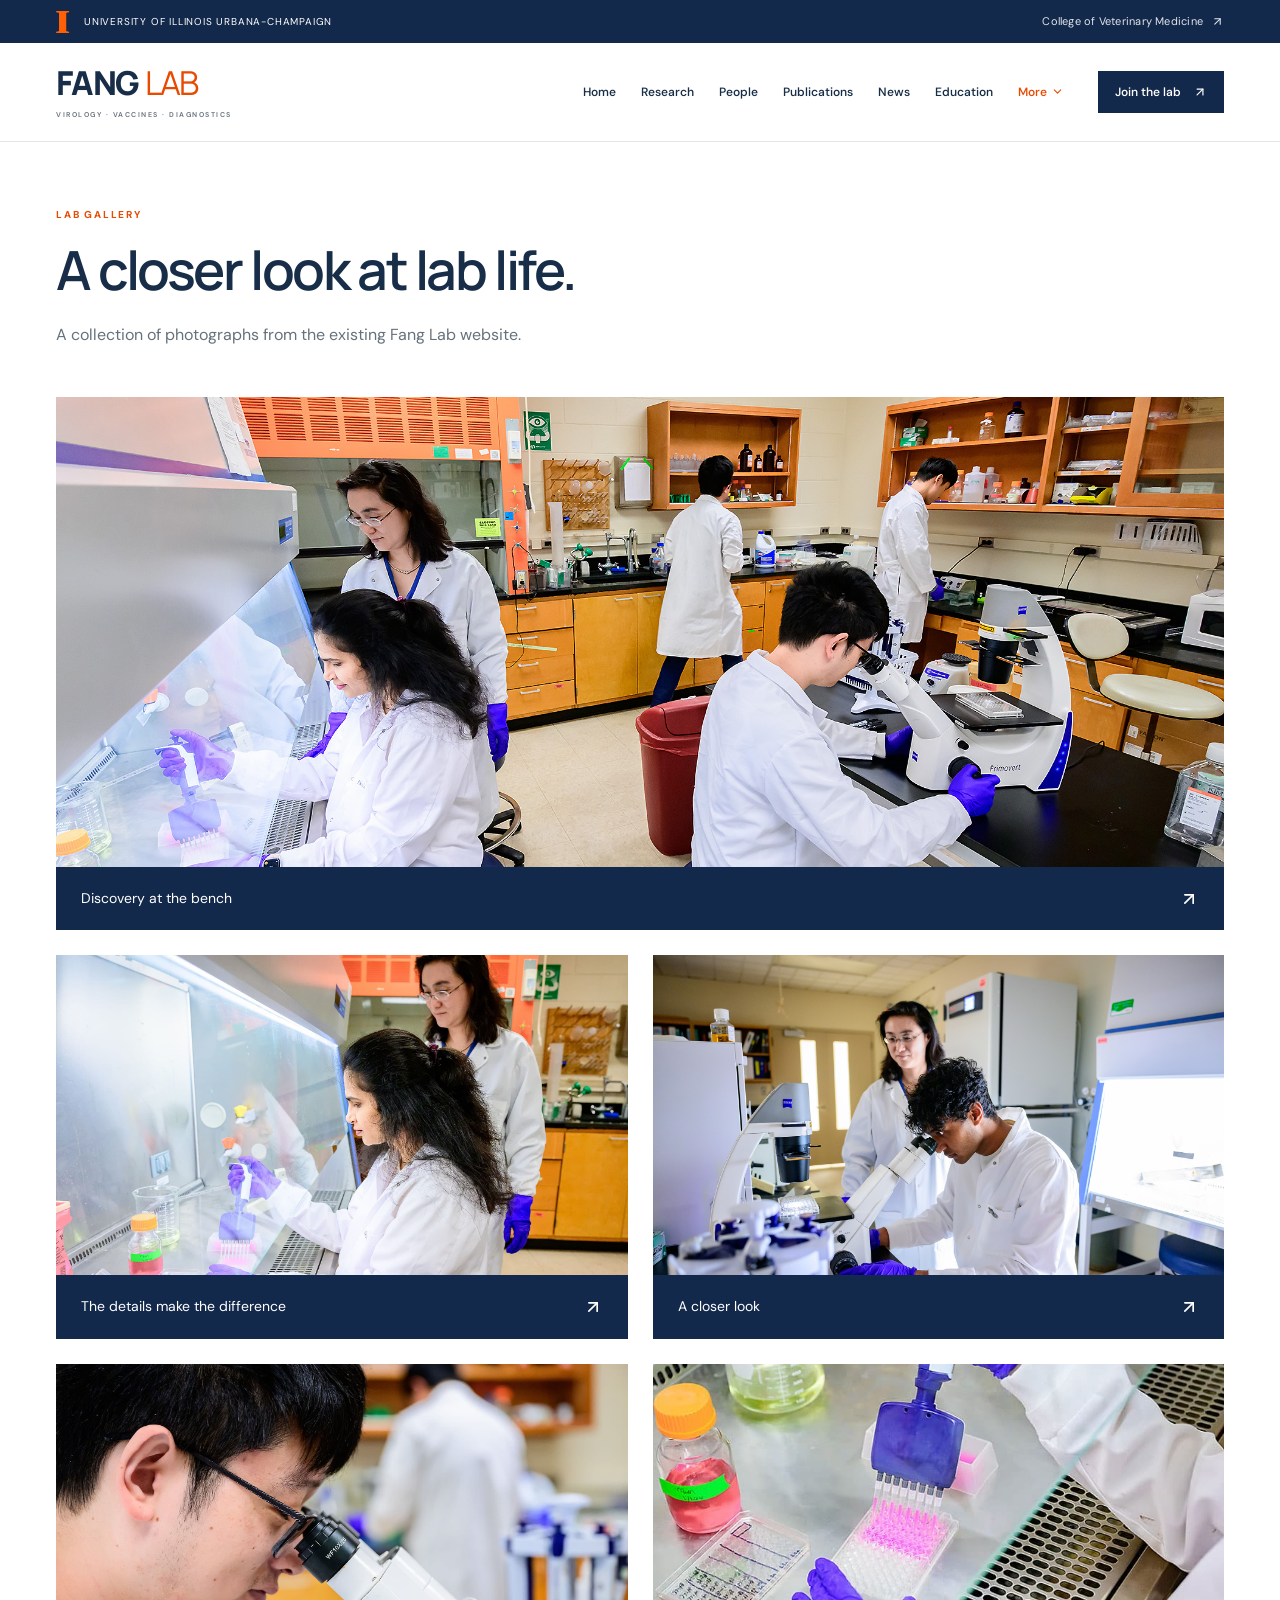
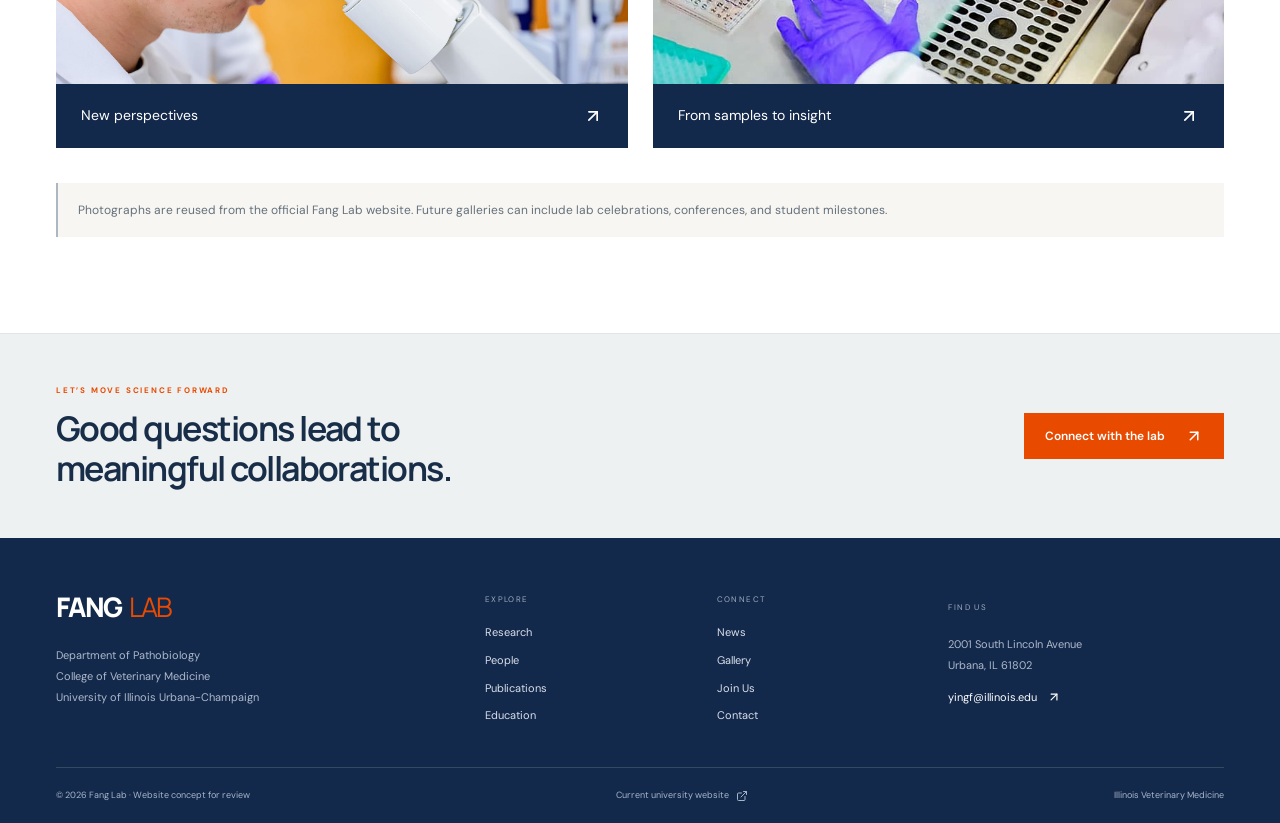
<file: gallery.html>
<!doctype html>
<html lang="en">
<head>
<meta charset="utf-8">
<meta name="viewport" content="width=device-width, initial-scale=1">
<title>Gallery | Fang Lab | Illinois</title>
<meta name="description" content="Gallery at the Fang Lab, University of Illinois Urbana-Champaign.">
<link rel="icon" href="favicon.svg" type="image/svg+xml">
<link rel="stylesheet" href="styles.css">
<script src="script.js" defer></script>
<noscript><style>.menu-toggle,.more{display:none}.more-wrap .dropdown{display:block!important;position:static}.navigation{display:flex;flex-wrap:wrap}.filter-bar,.publication-tools{display:none}@media(max-width:800px){.navigation{position:static;box-shadow:none;padding:10px;max-height:none}.header-inner{height:auto;flex-wrap:wrap;padding:15px 0}.navigation .dropdown a{padding:5px}}</style></noscript>
</head>
<body data-page="gallery">
<a class="skip" href="#main">Skip to content</a>
<div class="institution">
<div class="wrap institution-inner">
<a href="https://illinois.edu" target="_blank" rel="noreferrer"><b class="block-i">I</b><span>UNIVERSITY OF ILLINOIS URBANA-CHAMPAIGN</span></a><a href="https://vetmed.illinois.edu" class="" target="_blank" rel="noreferrer">College of Veterinary Medicine <svg xmlns="http://www.w3.org/2000/svg" width="13" height="13" viewBox="0 0 24 24" fill="none" stroke="currentColor" stroke-width="2" stroke-linecap="round" stroke-linejoin="round" class="lucide lucide-arrow-up-right" aria-hidden="true"><path d="M7 7h10v10"></path><path d="M7 17 17 7"></path></svg></a>
</div>
</div>
<header>
<div class="wrap header-inner">
<a class="wordmark" href="index.html">FANG<span>LAB</span><small>VIROLOGY · VACCINES · DIAGNOSTICS</small></a>
<nav class="navigation" aria-label="Main navigation">
<a href="index.html">Home</a><a href="research.html">Research</a><a href="people.html">People</a><a href="publications.html">Publications</a><a href="news.html">News</a><a href="education.html">Education</a>
<div class="more-wrap">
<button class="more active" aria-expanded="false">
More <svg xmlns="http://www.w3.org/2000/svg" width="13" height="13" viewBox="0 0 24 24" fill="none" stroke="currentColor" stroke-width="2" stroke-linecap="round" stroke-linejoin="round" class="lucide lucide-chevron-down" aria-hidden="true"><path d="m6 9 6 6 6-6"></path></svg>
</button>
<div class="dropdown">
<a href="innovation.html">Innovation &amp; IP</a><a href="outreach.html">Outreach</a><a href="gallery.html">Gallery</a><a href="join.html">Join Us</a><a href="contact.html">Contact</a>
</div>
</div>
<a class="join-nav" href="join.html">Join the lab <svg xmlns="http://www.w3.org/2000/svg" width="14" height="14" viewBox="0 0 24 24" fill="none" stroke="currentColor" stroke-width="2" stroke-linecap="round" stroke-linejoin="round" class="lucide lucide-arrow-up-right" aria-hidden="true"><path d="M7 7h10v10"></path><path d="M7 17 17 7"></path></svg></a>
</nav>
<button class="menu-toggle" aria-label="Open navigation" aria-expanded="false">
<svg xmlns="http://www.w3.org/2000/svg" width="24" height="24" viewBox="0 0 24 24" fill="none" stroke="currentColor" stroke-width="2" stroke-linecap="round" stroke-linejoin="round" class="lucide lucide-menu" aria-hidden="true"><path d="M4 5h16"></path><path d="M4 12h16"></path><path d="M4 19h16"></path></svg>
</button>
</div>
</header>
<main id="main" tabindex="-1">
<div class="wrap section page-section">
<div class="page-heading">
<div class="eyebrow">
LAB GALLERY
</div>
<h1>
A closer look at lab life.
</h1>
<p>
A collection of photographs from the existing Fang Lab website.
</p>
</div>
<div class="gallery">
<button aria-label="Open photo Discovery at the bench">
<img src="images/lab-hero.jpg" alt="Laboratory research in the Fang Lab."/><span>Discovery at the bench<svg xmlns="http://www.w3.org/2000/svg" width="20" height="20" viewBox="0 0 24 24" fill="none" stroke="currentColor" stroke-width="2" stroke-linecap="round" stroke-linejoin="round" class="lucide lucide-arrow-up-right" aria-hidden="true"><path d="M7 7h10v10"></path><path d="M7 17 17 7"></path></svg></span>
</button>
<button aria-label="Open photo The details make the difference">
<img src="images/lab-team.jpg" alt="Laboratory work at Illinois Veterinary Medicine."/><span>The details make the difference<svg xmlns="http://www.w3.org/2000/svg" width="20" height="20" viewBox="0 0 24 24" fill="none" stroke="currentColor" stroke-width="2" stroke-linecap="round" stroke-linejoin="round" class="lucide lucide-arrow-up-right" aria-hidden="true"><path d="M7 7h10v10"></path><path d="M7 17 17 7"></path></svg></span>
</button>
<button aria-label="Open photo A closer look">
<img src="images/lab-research.jpg" alt="Exploring viral biology in the Fang Lab."/><span>A closer look<svg xmlns="http://www.w3.org/2000/svg" width="20" height="20" viewBox="0 0 24 24" fill="none" stroke="currentColor" stroke-width="2" stroke-linecap="round" stroke-linejoin="round" class="lucide lucide-arrow-up-right" aria-hidden="true"><path d="M7 7h10v10"></path><path d="M7 17 17 7"></path></svg></span>
</button>
<button aria-label="Open photo New perspectives">
<img src="images/lab-microscope.jpg" alt="Microscopy in the Fang Lab."/><span>New perspectives<svg xmlns="http://www.w3.org/2000/svg" width="20" height="20" viewBox="0 0 24 24" fill="none" stroke="currentColor" stroke-width="2" stroke-linecap="round" stroke-linejoin="round" class="lucide lucide-arrow-up-right" aria-hidden="true"><path d="M7 7h10v10"></path><path d="M7 17 17 7"></path></svg></span>
</button>
<button aria-label="Open photo From samples to insight">
<img src="images/lab-samples.jpg" alt="Sample preparation in the laboratory."/><span>From samples to insight<svg xmlns="http://www.w3.org/2000/svg" width="20" height="20" viewBox="0 0 24 24" fill="none" stroke="currentColor" stroke-width="2" stroke-linecap="round" stroke-linejoin="round" class="lucide lucide-arrow-up-right" aria-hidden="true"><path d="M7 7h10v10"></path><path d="M7 17 17 7"></path></svg></span>
</button>
</div>
<p class="editor-note">
Photographs are reused from the official Fang Lab website. Future galleries can include lab celebrations, conferences, and student milestones.
</p>
</div>
</main>
<section class="footer-cta">
<div class="wrap">
<div>
<span class="eyebrow">LET’S MOVE SCIENCE FORWARD</span>
<h2>
Good questions lead to<br/>meaningful collaborations.
</h2>
</div>
<a class="button orange" href="contact.html">Connect with the lab <svg xmlns="http://www.w3.org/2000/svg" width="18" height="18" viewBox="0 0 24 24" fill="none" stroke="currentColor" stroke-width="2" stroke-linecap="round" stroke-linejoin="round" class="lucide lucide-arrow-up-right" aria-hidden="true"><path d="M7 7h10v10"></path><path d="M7 17 17 7"></path></svg></a>
</div>
</section>
<footer>
<div class="wrap footer-top">
<div>
<a class="wordmark" href="index.html">FANG<span>LAB</span></a>
<p>
Department of Pathobiology<br/>College of Veterinary Medicine<br/>University of Illinois Urbana-Champaign
</p>
</div>
<div class="footer-links">
<span>EXPLORE</span><a href="research.html">Research</a><a href="people.html">People</a><a href="publications.html">Publications</a><a href="education.html">Education</a>
</div>
<div class="footer-links">
<span>CONNECT</span><a href="news.html">News</a><a href="gallery.html" aria-current="page">Gallery</a><a href="join.html">Join Us</a><a href="contact.html">Contact</a>
</div>
<div class="footer-address">
<span>FIND US</span>
<p>
2001 South Lincoln Avenue<br/>Urbana, IL 61802
</p>
<a href="mailto:yingf@illinois.edu">yingf@illinois.edu <svg xmlns="http://www.w3.org/2000/svg" width="14" height="14" viewBox="0 0 24 24" fill="none" stroke="currentColor" stroke-width="2" stroke-linecap="round" stroke-linejoin="round" class="lucide lucide-arrow-up-right" aria-hidden="true"><path d="M7 7h10v10"></path><path d="M7 17 17 7"></path></svg></a>
</div>
</div>
<div class="wrap footer-bottom">
<span>© 2026 Fang Lab · Website concept for review</span><a href="https://vetmed.illinois.edu/fang-lab/" class="" target="_blank" rel="noreferrer">Current university website <svg xmlns="http://www.w3.org/2000/svg" width="12" height="12" viewBox="0 0 24 24" fill="none" stroke="currentColor" stroke-width="2" stroke-linecap="round" stroke-linejoin="round" class="lucide lucide-external-link" aria-hidden="true"><path d="M15 3h6v6"></path><path d="M10 14 21 3"></path><path d="M18 13v6a2 2 0 0 1-2 2H5a2 2 0 0 1-2-2V8a2 2 0 0 1 2-2h6"></path></svg></a><a href="https://vetmed.illinois.edu" class="" target="_blank" rel="noreferrer">Illinois Veterinary Medicine</a>
</div>
</footer>
</body>
</html>
</file>
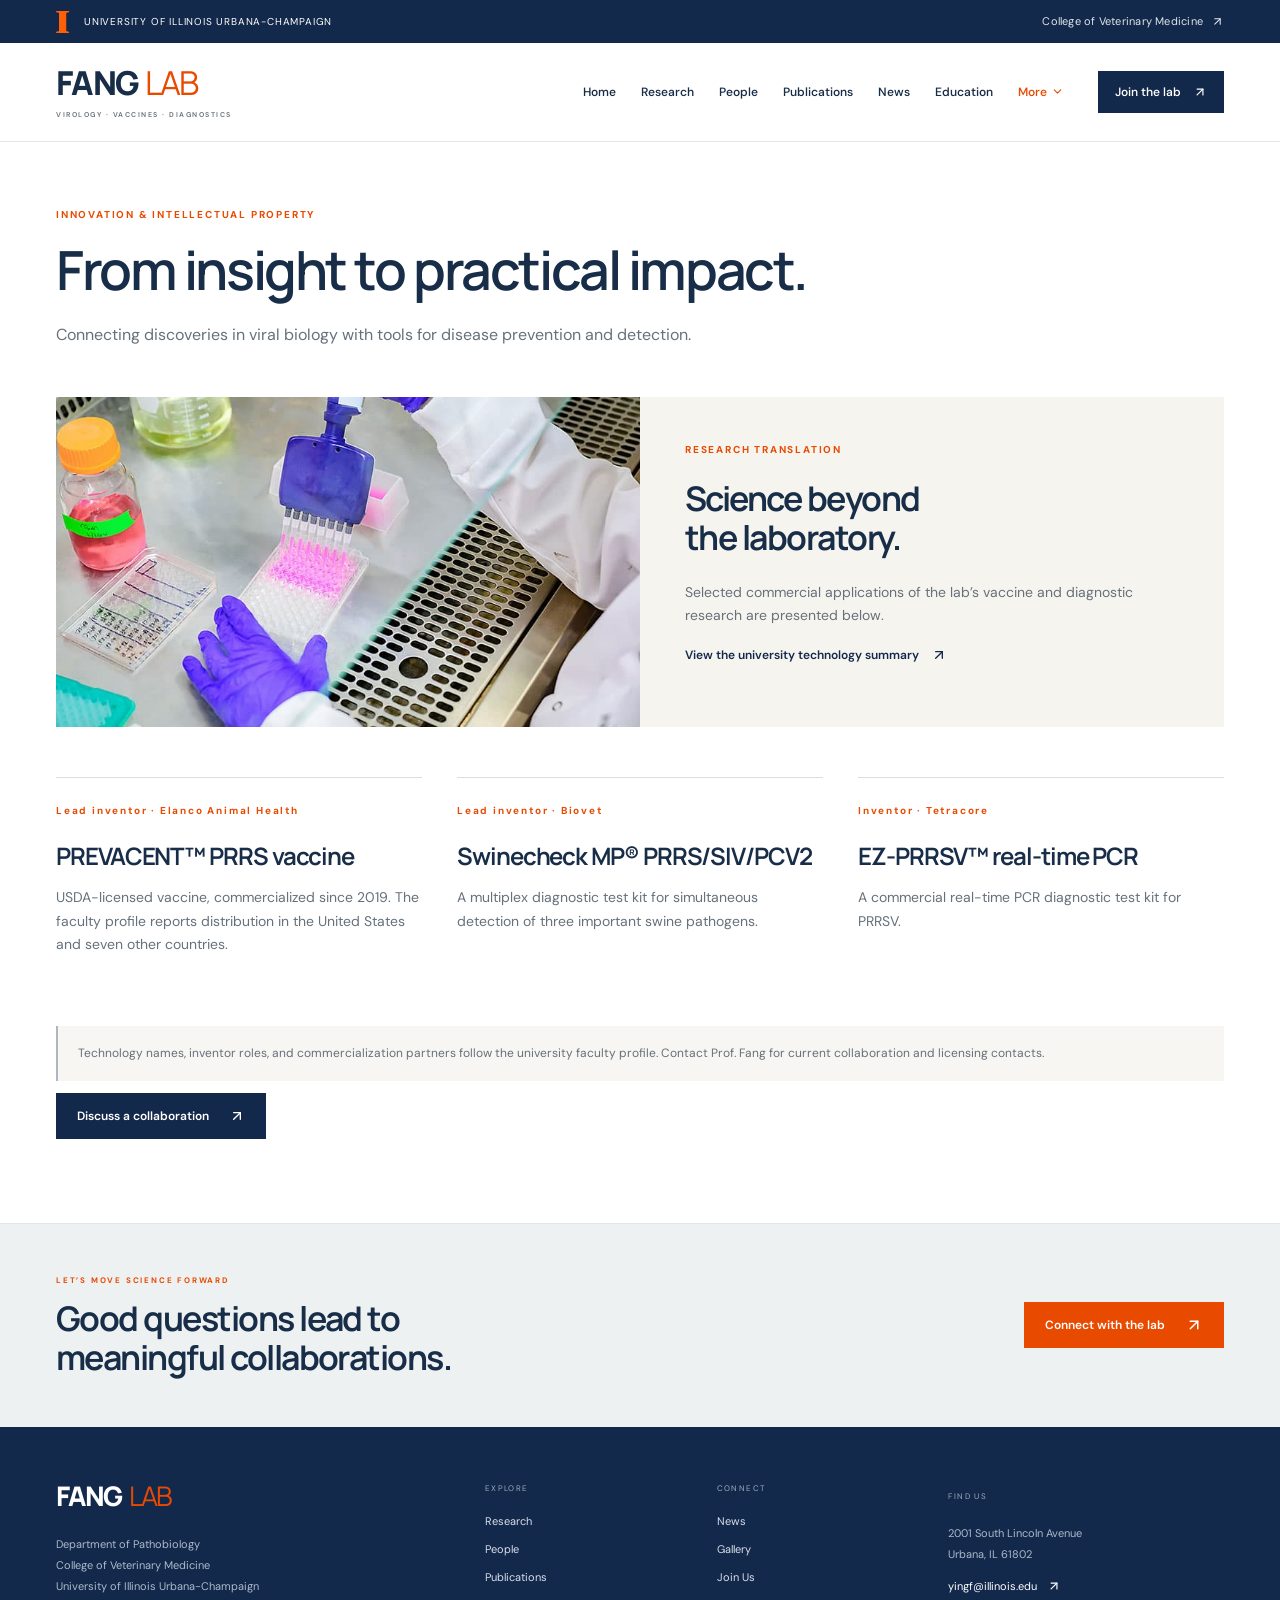
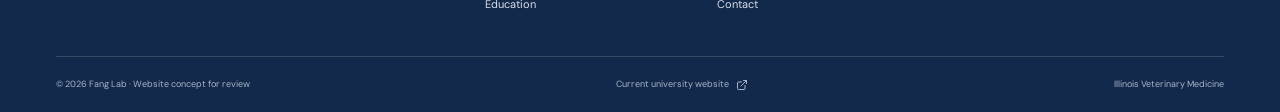
<file: innovation.html>
<!doctype html>
<html lang="en">
<head>
<meta charset="utf-8">
<meta name="viewport" content="width=device-width, initial-scale=1">
<title>Innovation &amp; IP | Fang Lab | Illinois</title>
<meta name="description" content="Innovation & IP at the Fang Lab, University of Illinois Urbana-Champaign.">
<link rel="icon" href="favicon.svg" type="image/svg+xml">
<link rel="stylesheet" href="styles.css">
<script src="script.js" defer></script>
<noscript><style>.menu-toggle,.more{display:none}.more-wrap .dropdown{display:block!important;position:static}.navigation{display:flex;flex-wrap:wrap}.filter-bar,.publication-tools{display:none}@media(max-width:800px){.navigation{position:static;box-shadow:none;padding:10px;max-height:none}.header-inner{height:auto;flex-wrap:wrap;padding:15px 0}.navigation .dropdown a{padding:5px}}</style></noscript>
</head>
<body data-page="innovation">
<a class="skip" href="#main">Skip to content</a>
<div class="institution">
<div class="wrap institution-inner">
<a href="https://illinois.edu" target="_blank" rel="noreferrer"><b class="block-i">I</b><span>UNIVERSITY OF ILLINOIS URBANA-CHAMPAIGN</span></a><a href="https://vetmed.illinois.edu" class="" target="_blank" rel="noreferrer">College of Veterinary Medicine <svg xmlns="http://www.w3.org/2000/svg" width="13" height="13" viewBox="0 0 24 24" fill="none" stroke="currentColor" stroke-width="2" stroke-linecap="round" stroke-linejoin="round" class="lucide lucide-arrow-up-right" aria-hidden="true"><path d="M7 7h10v10"></path><path d="M7 17 17 7"></path></svg></a>
</div>
</div>
<header>
<div class="wrap header-inner">
<a class="wordmark" href="index.html">FANG<span>LAB</span><small>VIROLOGY · VACCINES · DIAGNOSTICS</small></a>
<nav class="navigation" aria-label="Main navigation">
<a href="index.html">Home</a><a href="research.html">Research</a><a href="people.html">People</a><a href="publications.html">Publications</a><a href="news.html">News</a><a href="education.html">Education</a>
<div class="more-wrap">
<button class="more active" aria-expanded="false">
More <svg xmlns="http://www.w3.org/2000/svg" width="13" height="13" viewBox="0 0 24 24" fill="none" stroke="currentColor" stroke-width="2" stroke-linecap="round" stroke-linejoin="round" class="lucide lucide-chevron-down" aria-hidden="true"><path d="m6 9 6 6 6-6"></path></svg>
</button>
<div class="dropdown">
<a href="innovation.html">Innovation &amp; IP</a><a href="outreach.html">Outreach</a><a href="gallery.html">Gallery</a><a href="join.html">Join Us</a><a href="contact.html">Contact</a>
</div>
</div>
<a class="join-nav" href="join.html">Join the lab <svg xmlns="http://www.w3.org/2000/svg" width="14" height="14" viewBox="0 0 24 24" fill="none" stroke="currentColor" stroke-width="2" stroke-linecap="round" stroke-linejoin="round" class="lucide lucide-arrow-up-right" aria-hidden="true"><path d="M7 7h10v10"></path><path d="M7 17 17 7"></path></svg></a>
</nav>
<button class="menu-toggle" aria-label="Open navigation" aria-expanded="false">
<svg xmlns="http://www.w3.org/2000/svg" width="24" height="24" viewBox="0 0 24 24" fill="none" stroke="currentColor" stroke-width="2" stroke-linecap="round" stroke-linejoin="round" class="lucide lucide-menu" aria-hidden="true"><path d="M4 5h16"></path><path d="M4 12h16"></path><path d="M4 19h16"></path></svg>
</button>
</div>
</header>
<main id="main" tabindex="-1">
<div class="wrap section page-section">
<div class="page-heading">
<div class="eyebrow">
INNOVATION &amp; INTELLECTUAL PROPERTY
</div>
<h1>
From insight to practical impact.
</h1>
<p>
Connecting discoveries in viral biology with tools for disease prevention and detection.
</p>
</div>
<div class="research-banner">
<img src="images/lab-samples.jpg" alt="Diagnostic sample preparation"/>
<div>
<div class="eyebrow">
RESEARCH TRANSLATION
</div>
<h2>
Science beyond<br/>the laboratory.
</h2>
<p>
Selected commercial applications of the lab’s vaccine and diagnostic research are presented below.
</p>
<a href="https://vetmed.illinois.edu/directory/profile/?id=yingf" class="text-link" target="_blank" rel="noreferrer">View the university technology summary <svg xmlns="http://www.w3.org/2000/svg" width="16" height="16" viewBox="0 0 24 24" fill="none" stroke="currentColor" stroke-width="2" stroke-linecap="round" stroke-linejoin="round" class="lucide lucide-arrow-up-right" aria-hidden="true"><path d="M7 7h10v10"></path><path d="M7 17 17 7"></path></svg></a>
</div>
</div>
<div class="learning-grid"><article><div class="eyebrow">Lead inventor · Elanco Animal Health</div><h3>PREVACENT™ PRRS vaccine</h3><p>USDA-licensed vaccine, commercialized since 2019. The faculty profile reports distribution in the United States and seven other countries.</p></article><article><div class="eyebrow">Lead inventor · Biovet</div><h3>Swinecheck MP® PRRS/SIV/PCV2</h3><p>A multiplex diagnostic test kit for simultaneous detection of three important swine pathogens.</p></article><article><div class="eyebrow">Inventor · Tetracore</div><h3>EZ-PRRSV™ real-time PCR</h3><p>A commercial real-time PCR diagnostic test kit for PRRSV.</p></article></div>
<p class="editor-note">
Technology names, inventor roles, and commercialization partners follow the university faculty profile. Contact Prof. Fang for current collaboration and licensing contacts.
</p>
<a class="button navy" href="mailto:yingf@illinois.edu?subject=Research%20collaboration%20inquiry">Discuss a collaboration <svg xmlns="http://www.w3.org/2000/svg" width="16" height="16" viewBox="0 0 24 24" fill="none" stroke="currentColor" stroke-width="2" stroke-linecap="round" stroke-linejoin="round" class="lucide lucide-arrow-up-right" aria-hidden="true"><path d="M7 7h10v10"></path><path d="M7 17 17 7"></path></svg></a>
</div>
</main>
<section class="footer-cta">
<div class="wrap">
<div>
<span class="eyebrow">LET’S MOVE SCIENCE FORWARD</span>
<h2>
Good questions lead to<br/>meaningful collaborations.
</h2>
</div>
<a class="button orange" href="contact.html">Connect with the lab <svg xmlns="http://www.w3.org/2000/svg" width="18" height="18" viewBox="0 0 24 24" fill="none" stroke="currentColor" stroke-width="2" stroke-linecap="round" stroke-linejoin="round" class="lucide lucide-arrow-up-right" aria-hidden="true"><path d="M7 7h10v10"></path><path d="M7 17 17 7"></path></svg></a>
</div>
</section>
<footer>
<div class="wrap footer-top">
<div>
<a class="wordmark" href="index.html">FANG<span>LAB</span></a>
<p>
Department of Pathobiology<br/>College of Veterinary Medicine<br/>University of Illinois Urbana-Champaign
</p>
</div>
<div class="footer-links">
<span>EXPLORE</span><a href="research.html">Research</a><a href="people.html">People</a><a href="publications.html">Publications</a><a href="education.html">Education</a>
</div>
<div class="footer-links">
<span>CONNECT</span><a href="news.html">News</a><a href="gallery.html">Gallery</a><a href="join.html">Join Us</a><a href="contact.html">Contact</a>
</div>
<div class="footer-address">
<span>FIND US</span>
<p>
2001 South Lincoln Avenue<br/>Urbana, IL 61802
</p>
<a href="mailto:yingf@illinois.edu">yingf@illinois.edu <svg xmlns="http://www.w3.org/2000/svg" width="14" height="14" viewBox="0 0 24 24" fill="none" stroke="currentColor" stroke-width="2" stroke-linecap="round" stroke-linejoin="round" class="lucide lucide-arrow-up-right" aria-hidden="true"><path d="M7 7h10v10"></path><path d="M7 17 17 7"></path></svg></a>
</div>
</div>
<div class="wrap footer-bottom">
<span>© 2026 Fang Lab · Website concept for review</span><a href="https://vetmed.illinois.edu/fang-lab/" class="" target="_blank" rel="noreferrer">Current university website <svg xmlns="http://www.w3.org/2000/svg" width="12" height="12" viewBox="0 0 24 24" fill="none" stroke="currentColor" stroke-width="2" stroke-linecap="round" stroke-linejoin="round" class="lucide lucide-external-link" aria-hidden="true"><path d="M15 3h6v6"></path><path d="M10 14 21 3"></path><path d="M18 13v6a2 2 0 0 1-2 2H5a2 2 0 0 1-2-2V8a2 2 0 0 1 2-2h6"></path></svg></a><a href="https://vetmed.illinois.edu" class="" target="_blank" rel="noreferrer">Illinois Veterinary Medicine</a>
</div>
</footer>
</body>
</html>
</file>
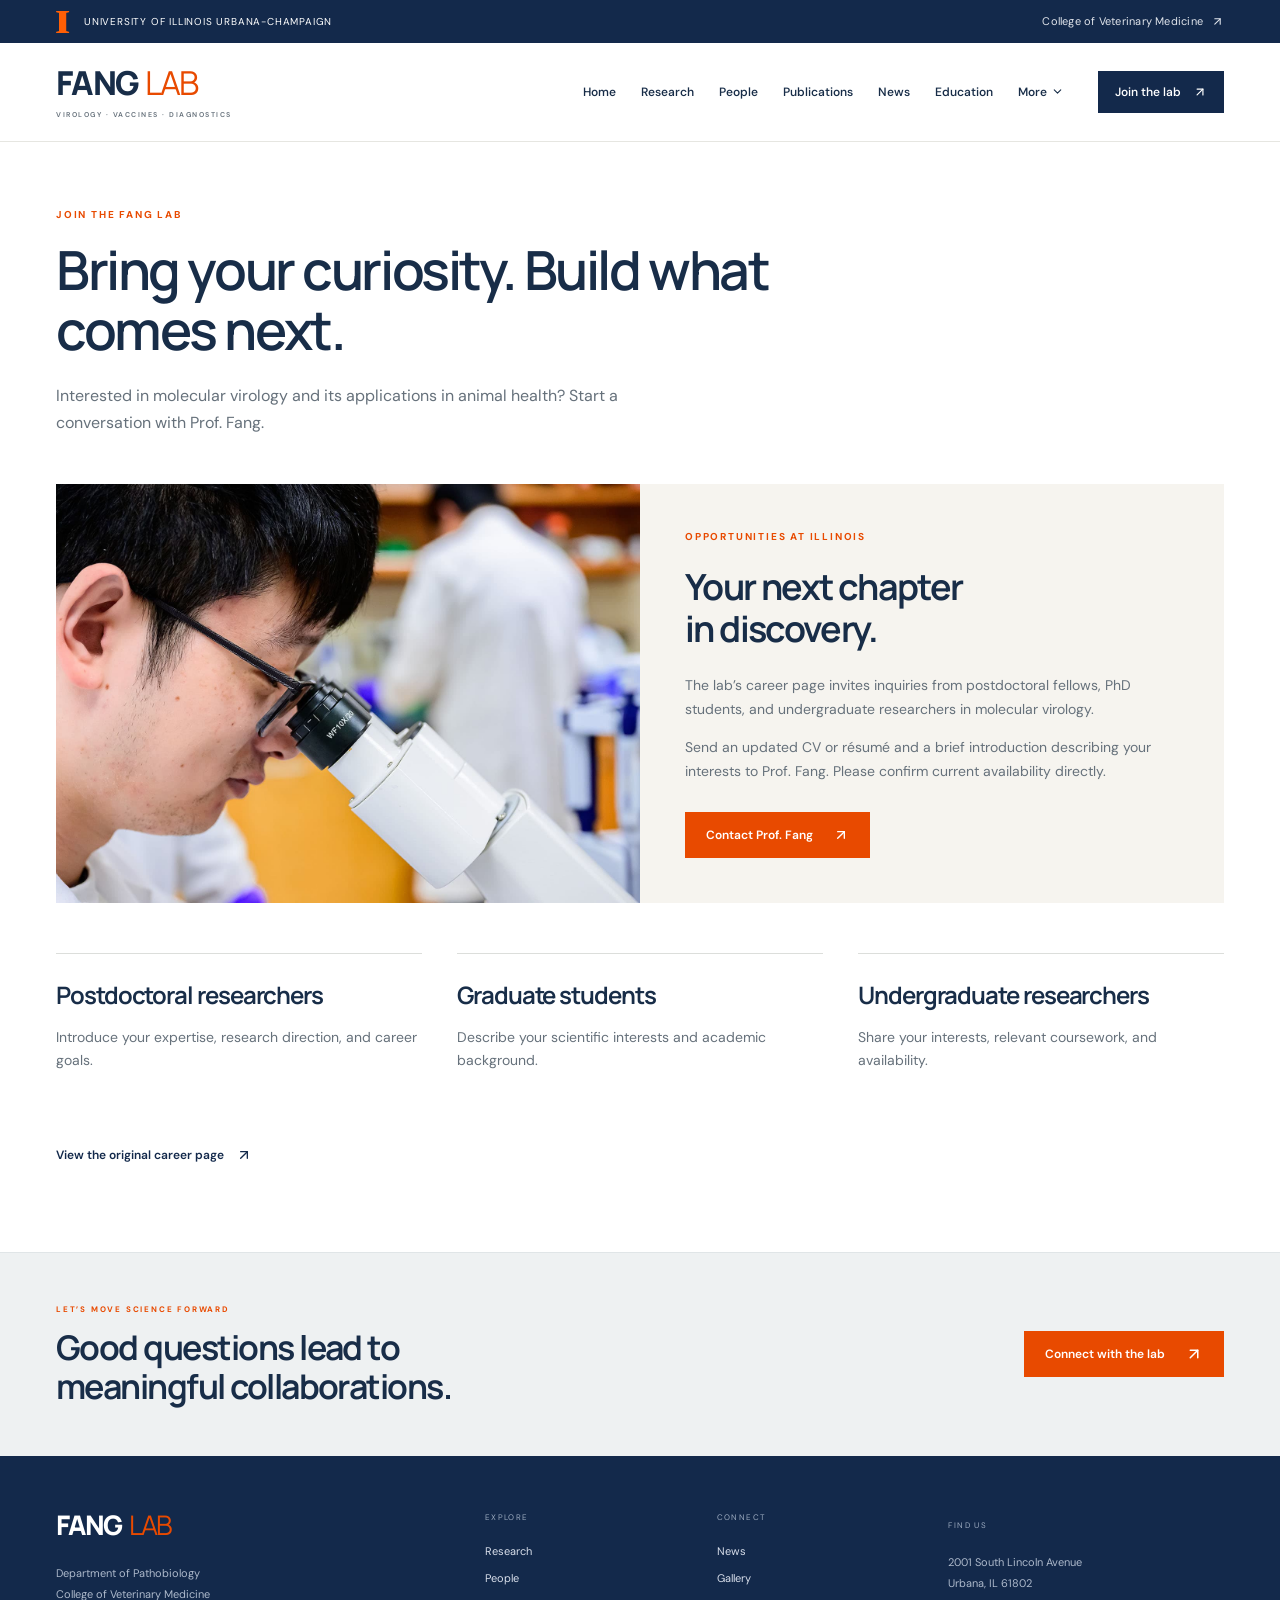
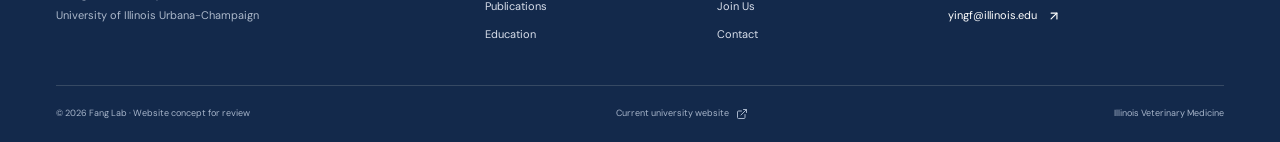
<file: join.html>
<!doctype html>
<html lang="en">
<head>
<meta charset="utf-8">
<meta name="viewport" content="width=device-width, initial-scale=1">
<title>Join Us | Fang Lab | Illinois</title>
<meta name="description" content="Join Us at the Fang Lab, University of Illinois Urbana-Champaign.">
<link rel="icon" href="favicon.svg" type="image/svg+xml">
<link rel="stylesheet" href="styles.css">
<script src="script.js" defer></script>
<noscript><style>.menu-toggle,.more{display:none}.more-wrap .dropdown{display:block!important;position:static}.navigation{display:flex;flex-wrap:wrap}.filter-bar,.publication-tools{display:none}@media(max-width:800px){.navigation{position:static;box-shadow:none;padding:10px;max-height:none}.header-inner{height:auto;flex-wrap:wrap;padding:15px 0}.navigation .dropdown a{padding:5px}}</style></noscript>
</head>
<body data-page="join">
<a class="skip" href="#main">Skip to content</a>
<div class="institution">
<div class="wrap institution-inner">
<a href="https://illinois.edu" target="_blank" rel="noreferrer"><b class="block-i">I</b><span>UNIVERSITY OF ILLINOIS URBANA-CHAMPAIGN</span></a><a href="https://vetmed.illinois.edu" class="" target="_blank" rel="noreferrer">College of Veterinary Medicine <svg xmlns="http://www.w3.org/2000/svg" width="13" height="13" viewBox="0 0 24 24" fill="none" stroke="currentColor" stroke-width="2" stroke-linecap="round" stroke-linejoin="round" class="lucide lucide-arrow-up-right" aria-hidden="true"><path d="M7 7h10v10"></path><path d="M7 17 17 7"></path></svg></a>
</div>
</div>
<header>
<div class="wrap header-inner">
<a class="wordmark" href="index.html">FANG<span>LAB</span><small>VIROLOGY · VACCINES · DIAGNOSTICS</small></a>
<nav class="navigation" aria-label="Main navigation">
<a href="index.html">Home</a><a href="research.html">Research</a><a href="people.html">People</a><a href="publications.html">Publications</a><a href="news.html">News</a><a href="education.html">Education</a>
<div class="more-wrap">
<button class="more" aria-expanded="false">
More <svg xmlns="http://www.w3.org/2000/svg" width="13" height="13" viewBox="0 0 24 24" fill="none" stroke="currentColor" stroke-width="2" stroke-linecap="round" stroke-linejoin="round" class="lucide lucide-chevron-down" aria-hidden="true"><path d="m6 9 6 6 6-6"></path></svg>
</button>
<div class="dropdown">
<a href="innovation.html">Innovation &amp; IP</a><a href="outreach.html">Outreach</a><a href="gallery.html">Gallery</a><a href="join.html">Join Us</a><a href="contact.html">Contact</a>
</div>
</div>
<a class="join-nav" href="join.html">Join the lab <svg xmlns="http://www.w3.org/2000/svg" width="14" height="14" viewBox="0 0 24 24" fill="none" stroke="currentColor" stroke-width="2" stroke-linecap="round" stroke-linejoin="round" class="lucide lucide-arrow-up-right" aria-hidden="true"><path d="M7 7h10v10"></path><path d="M7 17 17 7"></path></svg></a>
</nav>
<button class="menu-toggle" aria-label="Open navigation" aria-expanded="false">
<svg xmlns="http://www.w3.org/2000/svg" width="24" height="24" viewBox="0 0 24 24" fill="none" stroke="currentColor" stroke-width="2" stroke-linecap="round" stroke-linejoin="round" class="lucide lucide-menu" aria-hidden="true"><path d="M4 5h16"></path><path d="M4 12h16"></path><path d="M4 19h16"></path></svg>
</button>
</div>
</header>
<main id="main" tabindex="-1">
<div class="wrap section page-section">
<div class="page-heading">
<div class="eyebrow">
JOIN THE FANG LAB
</div>
<h1>
Bring your curiosity. Build what comes next.
</h1>
<p>
Interested in molecular virology and its applications in animal health? Start a conversation with Prof. Fang.
</p>
</div>
<div class="join-feature">
<img src="images/lab-microscope.jpg" alt="Fang Lab researcher using a microscope"/>
<div>
<div class="eyebrow">
OPPORTUNITIES AT ILLINOIS
</div>
<h2>
Your next chapter<br/>in discovery.
</h2>
<p>
The lab’s career page invites inquiries from postdoctoral fellows, PhD students, and undergraduate researchers in molecular virology.
</p>
<p>
Send an updated CV or résumé and a brief introduction describing your interests to Prof. Fang. Please confirm current availability directly.
</p>
<a class="button orange" href="mailto:yingf@illinois.edu?subject=Fang%20Lab%20research%20opportunity%20inquiry">Contact Prof. Fang <svg xmlns="http://www.w3.org/2000/svg" width="16" height="16" viewBox="0 0 24 24" fill="none" stroke="currentColor" stroke-width="2" stroke-linecap="round" stroke-linejoin="round" class="lucide lucide-arrow-up-right" aria-hidden="true"><path d="M7 7h10v10"></path><path d="M7 17 17 7"></path></svg></a>
</div>
</div>
<div class="learning-grid">
<article>
<h3>
Postdoctoral researchers
</h3>
<p>
Introduce your expertise, research direction, and career goals.
</p>
</article>
<article>
<h3>
Graduate students
</h3>
<p>
Describe your scientific interests and academic background.
</p>
</article>
<article>
<h3>
Undergraduate researchers
</h3>
<p>
Share your interests, relevant coursework, and availability.
</p>
</article>
</div>
<a href="https://vetmed.illinois.edu/fang-lab/career/" class="text-link" target="_blank" rel="noreferrer">View the original career page <svg xmlns="http://www.w3.org/2000/svg" width="16" height="16" viewBox="0 0 24 24" fill="none" stroke="currentColor" stroke-width="2" stroke-linecap="round" stroke-linejoin="round" class="lucide lucide-arrow-up-right" aria-hidden="true"><path d="M7 7h10v10"></path><path d="M7 17 17 7"></path></svg></a>
</div>
</main>
<section class="footer-cta">
<div class="wrap">
<div>
<span class="eyebrow">LET’S MOVE SCIENCE FORWARD</span>
<h2>
Good questions lead to<br/>meaningful collaborations.
</h2>
</div>
<a class="button orange" href="contact.html">Connect with the lab <svg xmlns="http://www.w3.org/2000/svg" width="18" height="18" viewBox="0 0 24 24" fill="none" stroke="currentColor" stroke-width="2" stroke-linecap="round" stroke-linejoin="round" class="lucide lucide-arrow-up-right" aria-hidden="true"><path d="M7 7h10v10"></path><path d="M7 17 17 7"></path></svg></a>
</div>
</section>
<footer>
<div class="wrap footer-top">
<div>
<a class="wordmark" href="index.html">FANG<span>LAB</span></a>
<p>
Department of Pathobiology<br/>College of Veterinary Medicine<br/>University of Illinois Urbana-Champaign
</p>
</div>
<div class="footer-links">
<span>EXPLORE</span><a href="research.html">Research</a><a href="people.html">People</a><a href="publications.html">Publications</a><a href="education.html">Education</a>
</div>
<div class="footer-links">
<span>CONNECT</span><a href="news.html">News</a><a href="gallery.html">Gallery</a><a href="join.html" aria-current="page">Join Us</a><a href="contact.html">Contact</a>
</div>
<div class="footer-address">
<span>FIND US</span>
<p>
2001 South Lincoln Avenue<br/>Urbana, IL 61802
</p>
<a href="mailto:yingf@illinois.edu">yingf@illinois.edu <svg xmlns="http://www.w3.org/2000/svg" width="14" height="14" viewBox="0 0 24 24" fill="none" stroke="currentColor" stroke-width="2" stroke-linecap="round" stroke-linejoin="round" class="lucide lucide-arrow-up-right" aria-hidden="true"><path d="M7 7h10v10"></path><path d="M7 17 17 7"></path></svg></a>
</div>
</div>
<div class="wrap footer-bottom">
<span>© 2026 Fang Lab · Website concept for review</span><a href="https://vetmed.illinois.edu/fang-lab/" class="" target="_blank" rel="noreferrer">Current university website <svg xmlns="http://www.w3.org/2000/svg" width="12" height="12" viewBox="0 0 24 24" fill="none" stroke="currentColor" stroke-width="2" stroke-linecap="round" stroke-linejoin="round" class="lucide lucide-external-link" aria-hidden="true"><path d="M15 3h6v6"></path><path d="M10 14 21 3"></path><path d="M18 13v6a2 2 0 0 1-2 2H5a2 2 0 0 1-2-2V8a2 2 0 0 1 2-2h6"></path></svg></a><a href="https://vetmed.illinois.edu" class="" target="_blank" rel="noreferrer">Illinois Veterinary Medicine</a>
</div>
</footer>
</body>
</html>
</file>
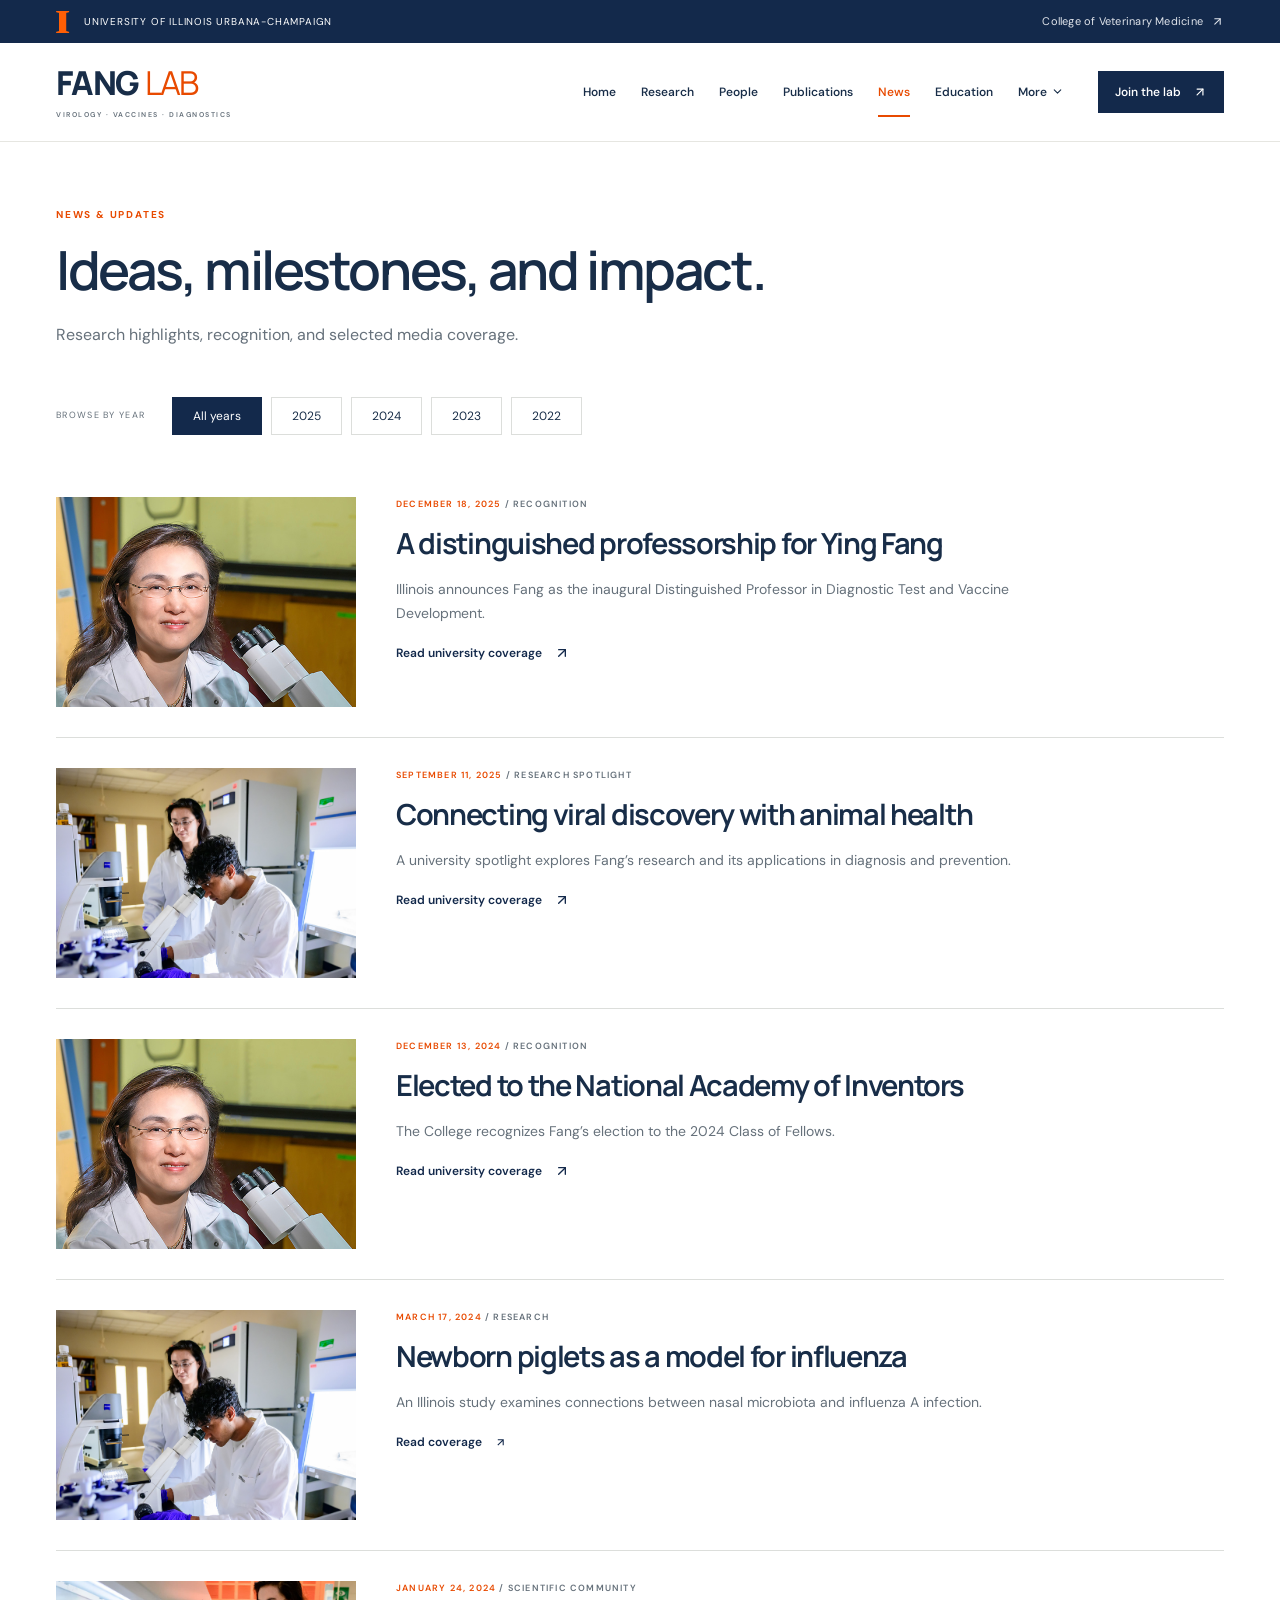
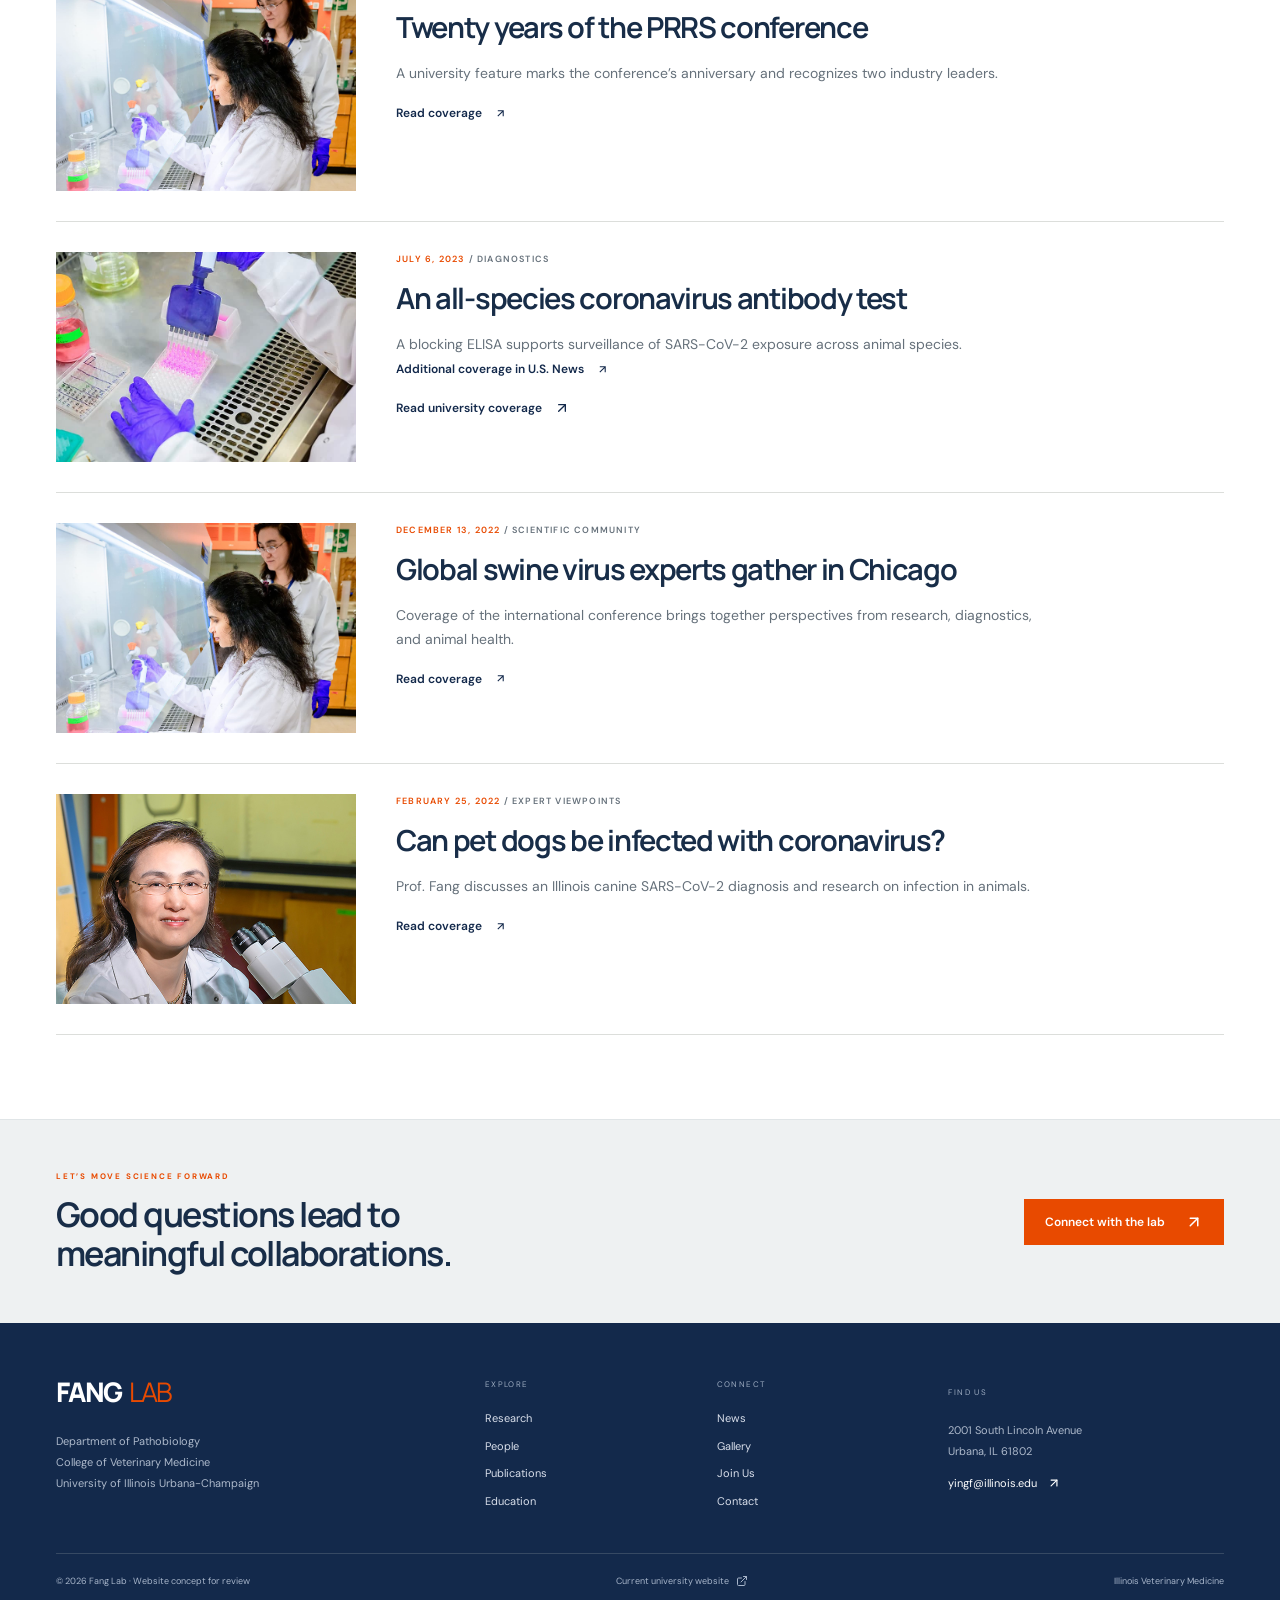
<file: news.html>
<!doctype html>
<html lang="en">
<head>
<meta charset="utf-8">
<meta name="viewport" content="width=device-width, initial-scale=1">
<title>News | Fang Lab | Illinois</title>
<meta name="description" content="News at the Fang Lab, University of Illinois Urbana-Champaign.">
<link rel="icon" href="favicon.svg" type="image/svg+xml">
<link rel="stylesheet" href="styles.css">
<script src="script.js" defer></script>
<noscript><style>.menu-toggle,.more{display:none}.more-wrap .dropdown{display:block!important;position:static}.navigation{display:flex;flex-wrap:wrap}.filter-bar,.publication-tools{display:none}@media(max-width:800px){.navigation{position:static;box-shadow:none;padding:10px;max-height:none}.header-inner{height:auto;flex-wrap:wrap;padding:15px 0}.navigation .dropdown a{padding:5px}}</style></noscript>
</head>
<body data-page="news">
<a class="skip" href="#main">Skip to content</a>
<div class="institution">
<div class="wrap institution-inner">
<a href="https://illinois.edu" target="_blank" rel="noreferrer"><b class="block-i">I</b><span>UNIVERSITY OF ILLINOIS URBANA-CHAMPAIGN</span></a><a href="https://vetmed.illinois.edu" class="" target="_blank" rel="noreferrer">College of Veterinary Medicine <svg xmlns="http://www.w3.org/2000/svg" width="13" height="13" viewBox="0 0 24 24" fill="none" stroke="currentColor" stroke-width="2" stroke-linecap="round" stroke-linejoin="round" class="lucide lucide-arrow-up-right" aria-hidden="true"><path d="M7 7h10v10"></path><path d="M7 17 17 7"></path></svg></a>
</div>
</div>
<header>
<div class="wrap header-inner">
<a class="wordmark" href="index.html">FANG<span>LAB</span><small>VIROLOGY · VACCINES · DIAGNOSTICS</small></a>
<nav class="navigation" aria-label="Main navigation">
<a href="index.html">Home</a><a href="research.html">Research</a><a href="people.html">People</a><a href="publications.html">Publications</a><a href="news.html" aria-current="page">News</a><a href="education.html">Education</a>
<div class="more-wrap">
<button class="more" aria-expanded="false">
More <svg xmlns="http://www.w3.org/2000/svg" width="13" height="13" viewBox="0 0 24 24" fill="none" stroke="currentColor" stroke-width="2" stroke-linecap="round" stroke-linejoin="round" class="lucide lucide-chevron-down" aria-hidden="true"><path d="m6 9 6 6 6-6"></path></svg>
</button>
<div class="dropdown">
<a href="innovation.html">Innovation &amp; IP</a><a href="outreach.html">Outreach</a><a href="gallery.html">Gallery</a><a href="join.html">Join Us</a><a href="contact.html">Contact</a>
</div>
</div>
<a class="join-nav" href="join.html">Join the lab <svg xmlns="http://www.w3.org/2000/svg" width="14" height="14" viewBox="0 0 24 24" fill="none" stroke="currentColor" stroke-width="2" stroke-linecap="round" stroke-linejoin="round" class="lucide lucide-arrow-up-right" aria-hidden="true"><path d="M7 7h10v10"></path><path d="M7 17 17 7"></path></svg></a>
</nav>
<button class="menu-toggle" aria-label="Open navigation" aria-expanded="false">
<svg xmlns="http://www.w3.org/2000/svg" width="24" height="24" viewBox="0 0 24 24" fill="none" stroke="currentColor" stroke-width="2" stroke-linecap="round" stroke-linejoin="round" class="lucide lucide-menu" aria-hidden="true"><path d="M4 5h16"></path><path d="M4 12h16"></path><path d="M4 19h16"></path></svg>
</button>
</div>
</header>
<main id="main" tabindex="-1">
<div class="wrap section page-section">
<div class="page-heading">
<div class="eyebrow">
NEWS &amp; UPDATES
</div>
<h1>
Ideas, milestones, and impact.
</h1>
<p>
Research highlights, recognition, and selected media coverage.
</p>
</div>
<div class="filter-bar">
<span class="filter-label">BROWSE BY YEAR</span>
<button aria-pressed="true" class="selected">
All years
</button>
<button aria-pressed="false" class="">
2025
</button>
<button aria-pressed="false" class="">
2024
</button>
<button aria-pressed="false" class="">
2023
</button>
<button aria-pressed="false" class="">2022</button>
</div>
<div class="news-list">
<article class="news-row">
<img src="images/ying-fang.jpg" alt=""/>
<div>
<div class="mini-label">
DECEMBER 18, 2025 <span> / Recognition</span>
</div>
<h2>
A distinguished professorship for Ying Fang
</h2>
<p>
Illinois announces Fang as the inaugural Distinguished Professor in Diagnostic Test and Vaccine Development.
</p>
<a href="https://vetmed.illinois.edu/2025/12/18/investiture-for-zhang-chair-and-fang-professorship/" class="text-link" target="_blank" rel="noreferrer">Read university coverage <svg xmlns="http://www.w3.org/2000/svg" width="16" height="16" viewBox="0 0 24 24" fill="none" stroke="currentColor" stroke-width="2" stroke-linecap="round" stroke-linejoin="round" class="lucide lucide-arrow-up-right" aria-hidden="true"><path d="M7 7h10v10"></path><path d="M7 17 17 7"></path></svg></a>
</div>
</article>
<article class="news-row">
<img src="images/lab-research.jpg" alt=""/>
<div>
<div class="mini-label">
SEPTEMBER 11, 2025 <span> / Research spotlight</span>
</div>
<h2>
Connecting viral discovery with animal health
</h2>
<p>
A university spotlight explores Fang’s research and its applications in diagnosis and prevention.
</p>
<a href="https://vetmed.illinois.edu/2025/09/11/research-spotlight-ying-fang/" class="text-link" target="_blank" rel="noreferrer">Read university coverage <svg xmlns="http://www.w3.org/2000/svg" width="16" height="16" viewBox="0 0 24 24" fill="none" stroke="currentColor" stroke-width="2" stroke-linecap="round" stroke-linejoin="round" class="lucide lucide-arrow-up-right" aria-hidden="true"><path d="M7 7h10v10"></path><path d="M7 17 17 7"></path></svg></a>
</div>
</article>
<article class="news-row">
<img src="images/ying-fang.jpg" alt=""/>
<div>
<div class="mini-label">
DECEMBER 13, 2024 <span> / Recognition</span>
</div>
<h2>
Elected to the National Academy of Inventors
</h2>
<p>
The College recognizes Fang’s election to the 2024 Class of Fellows.
</p>
<a href="https://vetmed.illinois.edu/2024/12/13/faculty-member-elected-to-national-academy-of-inventors/" class="text-link" target="_blank" rel="noreferrer">Read university coverage <svg xmlns="http://www.w3.org/2000/svg" width="16" height="16" viewBox="0 0 24 24" fill="none" stroke="currentColor" stroke-width="2" stroke-linecap="round" stroke-linejoin="round" class="lucide lucide-arrow-up-right" aria-hidden="true"><path d="M7 7h10v10"></path><path d="M7 17 17 7"></path></svg></a>
</div>
</article>
<article class="news-row"><img src="images/lab-research.jpg" alt=""><div><div class="mini-label">MARCH 17, 2024 <span> / Research</span></div><h2>Newborn piglets as a model for influenza</h2><p>An Illinois study examines connections between nasal microbiota and influenza A infection.</p><a href="https://www.igb.illinois.edu/article/newborn-piglets-serve-model-studying-influenza" class="text-link" target="_blank" rel="noreferrer">Read coverage <svg xmlns="http://www.w3.org/2000/svg" width="13" height="13" viewBox="0 0 24 24" fill="none" stroke="currentColor" stroke-width="2" aria-hidden="true" style="display:inline-block;vertical-align:middle"><path d="M7 7h10v10M7 17 17 7"/></svg></a></div></article>
<article class="news-row"><img src="images/lab-team.jpg" alt=""><div><div class="mini-label">JANUARY 24, 2024 <span> / Scientific community</span></div><h2>Twenty years of the PRRS conference</h2><p>A university feature marks the conference’s anniversary and recognizes two industry leaders.</p><a href="https://vetmed.illinois.edu/2024/01/24/prrs-conference-celebrates-20th-anniversary-honors-two-industry-leaders/" class="text-link" target="_blank" rel="noreferrer">Read coverage <svg xmlns="http://www.w3.org/2000/svg" width="13" height="13" viewBox="0 0 24 24" fill="none" stroke="currentColor" stroke-width="2" aria-hidden="true" style="display:inline-block;vertical-align:middle"><path d="M7 7h10v10M7 17 17 7"/></svg></a></div></article>
<article class="news-row">
<img src="images/lab-samples.jpg" alt=""/>
<div>
<div class="mini-label">
JULY 6, 2023 <span> / Diagnostics</span>
</div>
<h2>
An all-species coronavirus antibody test
</h2>
<p>
A blocking ELISA supports surveillance of SARS-CoV-2 exposure across animal species. <a href="https://www.usnews.com/news/health-news/articles/2023-07-10/scientists-develop-all-species-covid-test" class="text-link" target="_blank" rel="noreferrer">Additional coverage in U.S. News <svg xmlns="http://www.w3.org/2000/svg" width="13" height="13" viewBox="0 0 24 24" fill="none" stroke="currentColor" stroke-width="2" aria-hidden="true" style="display:inline-block;vertical-align:middle"><path d="M7 7h10v10M7 17 17 7"/></svg></a>
</p>
<a href="https://vetmed.illinois.edu/2023/07/06/all-species-coronavirus-test/" class="text-link" target="_blank" rel="noreferrer">Read university coverage <svg xmlns="http://www.w3.org/2000/svg" width="16" height="16" viewBox="0 0 24 24" fill="none" stroke="currentColor" stroke-width="2" stroke-linecap="round" stroke-linejoin="round" class="lucide lucide-arrow-up-right" aria-hidden="true"><path d="M7 7h10v10"></path><path d="M7 17 17 7"></path></svg></a>
</div>
</article>
<article class="news-row"><img src="images/lab-team.jpg" alt=""><div><div class="mini-label">DECEMBER 13, 2022 <span> / Scientific community</span></div><h2>Global swine virus experts gather in Chicago</h2><p>Coverage of the international conference brings together perspectives from research, diagnostics, and animal health.</p><a href="https://www.farms.com/news/global-experts-in-swine-viral-diseases-convene-in-chicago-187868.aspx" class="text-link" target="_blank" rel="noreferrer">Read coverage <svg xmlns="http://www.w3.org/2000/svg" width="13" height="13" viewBox="0 0 24 24" fill="none" stroke="currentColor" stroke-width="2" aria-hidden="true" style="display:inline-block;vertical-align:middle"><path d="M7 7h10v10M7 17 17 7"/></svg></a></div></article>
<article class="news-row"><img src="images/ying-fang.jpg" alt=""><div><div class="mini-label">FEBRUARY 25, 2022 <span> / Expert viewpoints</span></div><h2>Can pet dogs be infected with coronavirus?</h2><p>Prof. Fang discusses an Illinois canine SARS-CoV-2 diagnosis and research on infection in animals.</p><a href="https://news.illinois.edu/can-pet-dogs-be-infected-with-coronavirus/" class="text-link" target="_blank" rel="noreferrer">Read coverage <svg xmlns="http://www.w3.org/2000/svg" width="13" height="13" viewBox="0 0 24 24" fill="none" stroke="currentColor" stroke-width="2" aria-hidden="true" style="display:inline-block;vertical-align:middle"><path d="M7 7h10v10M7 17 17 7"/></svg></a></div></article>
</div>
</div>
</main>
<section class="footer-cta">
<div class="wrap">
<div>
<span class="eyebrow">LET’S MOVE SCIENCE FORWARD</span>
<h2>
Good questions lead to<br/>meaningful collaborations.
</h2>
</div>
<a class="button orange" href="contact.html">Connect with the lab <svg xmlns="http://www.w3.org/2000/svg" width="18" height="18" viewBox="0 0 24 24" fill="none" stroke="currentColor" stroke-width="2" stroke-linecap="round" stroke-linejoin="round" class="lucide lucide-arrow-up-right" aria-hidden="true"><path d="M7 7h10v10"></path><path d="M7 17 17 7"></path></svg></a>
</div>
</section>
<footer>
<div class="wrap footer-top">
<div>
<a class="wordmark" href="index.html">FANG<span>LAB</span></a>
<p>
Department of Pathobiology<br/>College of Veterinary Medicine<br/>University of Illinois Urbana-Champaign
</p>
</div>
<div class="footer-links">
<span>EXPLORE</span><a href="research.html">Research</a><a href="people.html">People</a><a href="publications.html">Publications</a><a href="education.html">Education</a>
</div>
<div class="footer-links">
<span>CONNECT</span><a href="news.html" aria-current="page">News</a><a href="gallery.html">Gallery</a><a href="join.html">Join Us</a><a href="contact.html">Contact</a>
</div>
<div class="footer-address">
<span>FIND US</span>
<p>
2001 South Lincoln Avenue<br/>Urbana, IL 61802
</p>
<a href="mailto:yingf@illinois.edu">yingf@illinois.edu <svg xmlns="http://www.w3.org/2000/svg" width="14" height="14" viewBox="0 0 24 24" fill="none" stroke="currentColor" stroke-width="2" stroke-linecap="round" stroke-linejoin="round" class="lucide lucide-arrow-up-right" aria-hidden="true"><path d="M7 7h10v10"></path><path d="M7 17 17 7"></path></svg></a>
</div>
</div>
<div class="wrap footer-bottom">
<span>© 2026 Fang Lab · Website concept for review</span><a href="https://vetmed.illinois.edu/fang-lab/" class="" target="_blank" rel="noreferrer">Current university website <svg xmlns="http://www.w3.org/2000/svg" width="12" height="12" viewBox="0 0 24 24" fill="none" stroke="currentColor" stroke-width="2" stroke-linecap="round" stroke-linejoin="round" class="lucide lucide-external-link" aria-hidden="true"><path d="M15 3h6v6"></path><path d="M10 14 21 3"></path><path d="M18 13v6a2 2 0 0 1-2 2H5a2 2 0 0 1-2-2V8a2 2 0 0 1 2-2h6"></path></svg></a><a href="https://vetmed.illinois.edu" class="" target="_blank" rel="noreferrer">Illinois Veterinary Medicine</a>
</div>
</footer>
</body>
</html>
</file>
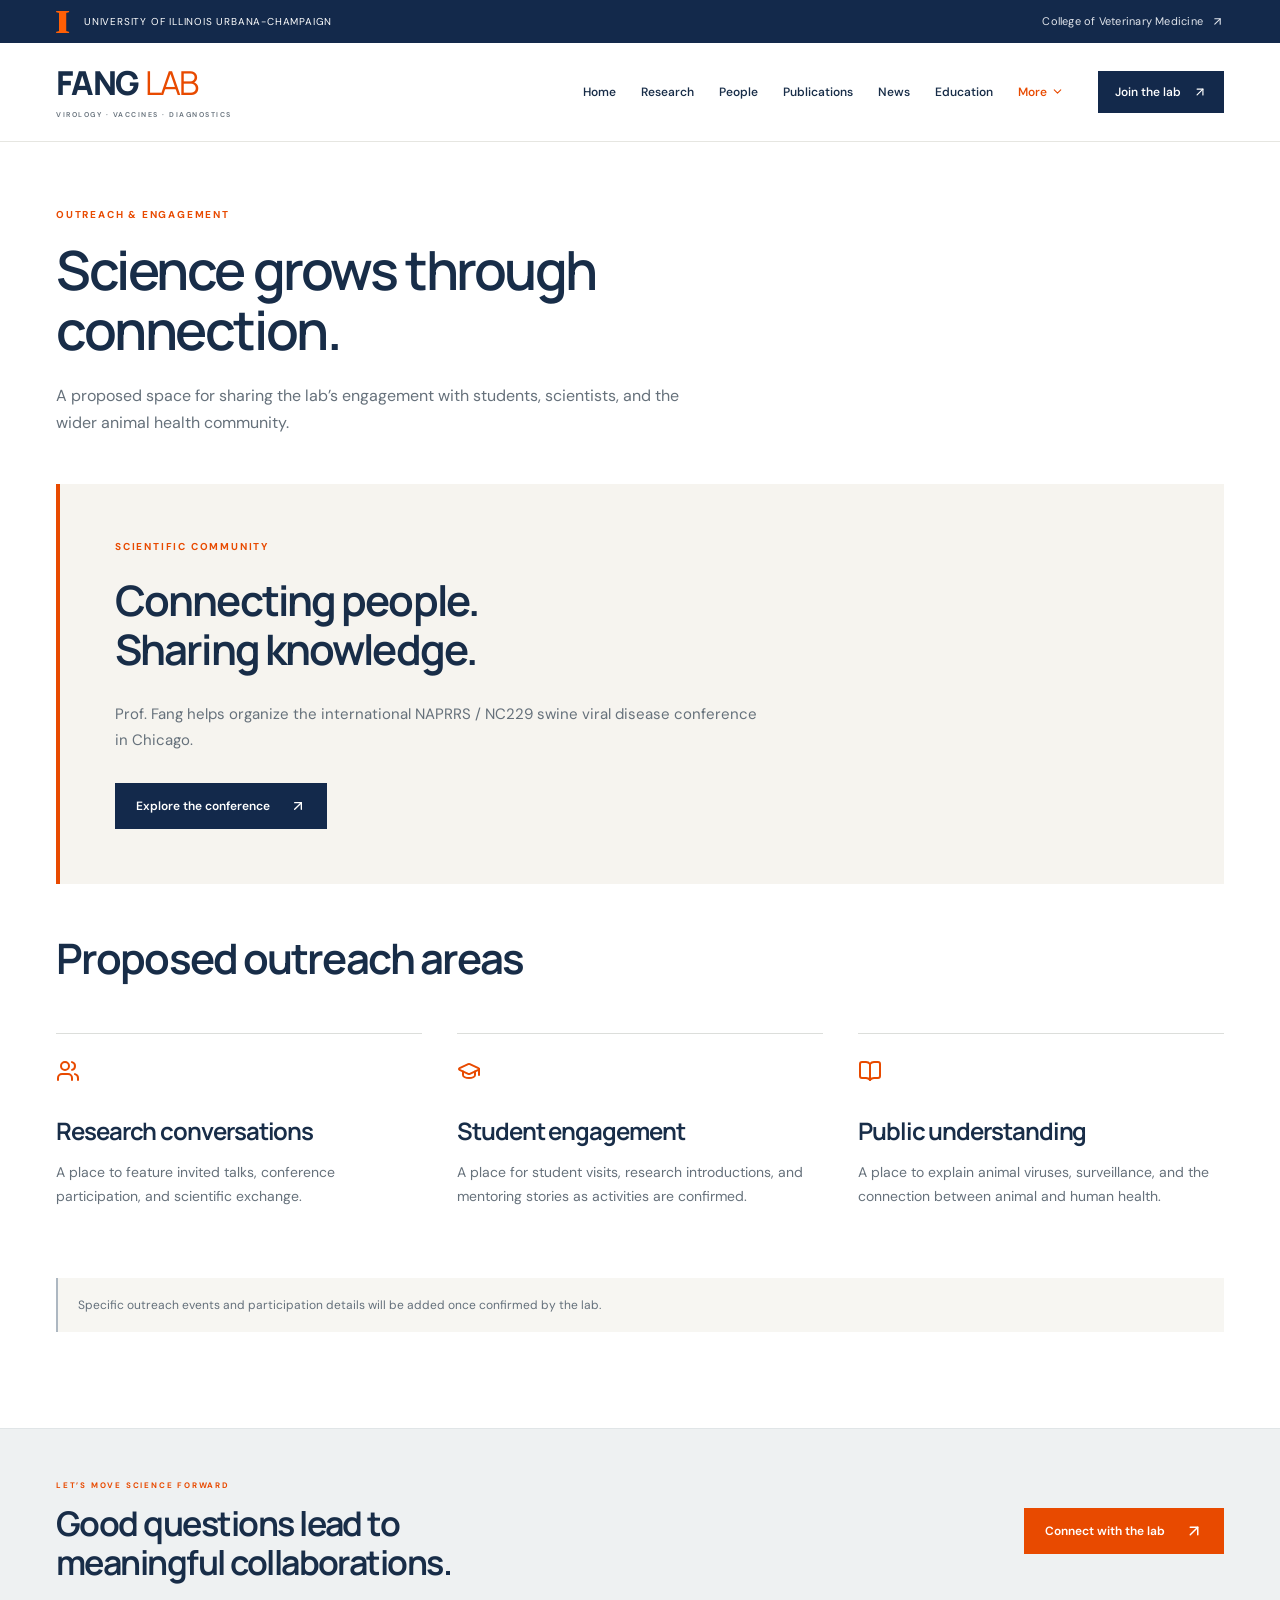
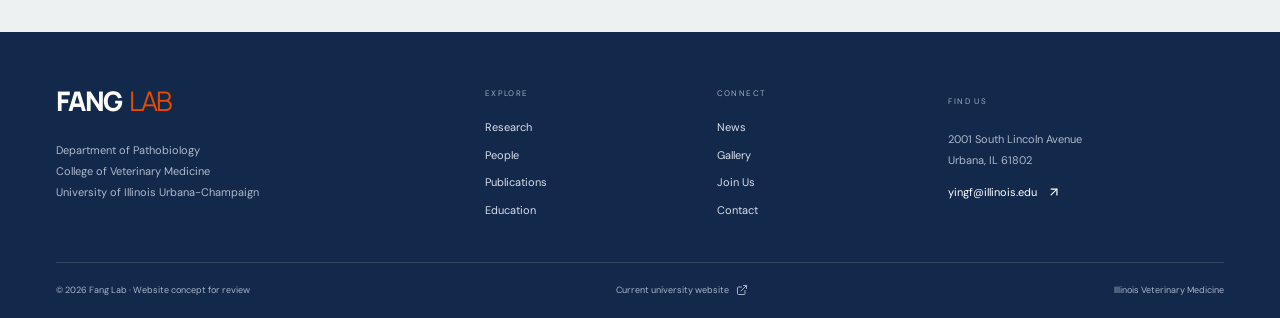
<file: outreach.html>
<!doctype html>
<html lang="en">
<head>
<meta charset="utf-8">
<meta name="viewport" content="width=device-width, initial-scale=1">
<title>Outreach | Fang Lab | Illinois</title>
<meta name="description" content="Outreach at the Fang Lab, University of Illinois Urbana-Champaign.">
<link rel="icon" href="favicon.svg" type="image/svg+xml">
<link rel="stylesheet" href="styles.css">
<script src="script.js" defer></script>
<noscript><style>.menu-toggle,.more{display:none}.more-wrap .dropdown{display:block!important;position:static}.navigation{display:flex;flex-wrap:wrap}.filter-bar,.publication-tools{display:none}@media(max-width:800px){.navigation{position:static;box-shadow:none;padding:10px;max-height:none}.header-inner{height:auto;flex-wrap:wrap;padding:15px 0}.navigation .dropdown a{padding:5px}}</style></noscript>
</head>
<body data-page="outreach">
<a class="skip" href="#main">Skip to content</a>
<div class="institution">
<div class="wrap institution-inner">
<a href="https://illinois.edu" target="_blank" rel="noreferrer"><b class="block-i">I</b><span>UNIVERSITY OF ILLINOIS URBANA-CHAMPAIGN</span></a><a href="https://vetmed.illinois.edu" class="" target="_blank" rel="noreferrer">College of Veterinary Medicine <svg xmlns="http://www.w3.org/2000/svg" width="13" height="13" viewBox="0 0 24 24" fill="none" stroke="currentColor" stroke-width="2" stroke-linecap="round" stroke-linejoin="round" class="lucide lucide-arrow-up-right" aria-hidden="true"><path d="M7 7h10v10"></path><path d="M7 17 17 7"></path></svg></a>
</div>
</div>
<header>
<div class="wrap header-inner">
<a class="wordmark" href="index.html">FANG<span>LAB</span><small>VIROLOGY · VACCINES · DIAGNOSTICS</small></a>
<nav class="navigation" aria-label="Main navigation">
<a href="index.html">Home</a><a href="research.html">Research</a><a href="people.html">People</a><a href="publications.html">Publications</a><a href="news.html">News</a><a href="education.html">Education</a>
<div class="more-wrap">
<button class="more active" aria-expanded="false">
More <svg xmlns="http://www.w3.org/2000/svg" width="13" height="13" viewBox="0 0 24 24" fill="none" stroke="currentColor" stroke-width="2" stroke-linecap="round" stroke-linejoin="round" class="lucide lucide-chevron-down" aria-hidden="true"><path d="m6 9 6 6 6-6"></path></svg>
</button>
<div class="dropdown">
<a href="innovation.html">Innovation &amp; IP</a><a href="outreach.html">Outreach</a><a href="gallery.html">Gallery</a><a href="join.html">Join Us</a><a href="contact.html">Contact</a>
</div>
</div>
<a class="join-nav" href="join.html">Join the lab <svg xmlns="http://www.w3.org/2000/svg" width="14" height="14" viewBox="0 0 24 24" fill="none" stroke="currentColor" stroke-width="2" stroke-linecap="round" stroke-linejoin="round" class="lucide lucide-arrow-up-right" aria-hidden="true"><path d="M7 7h10v10"></path><path d="M7 17 17 7"></path></svg></a>
</nav>
<button class="menu-toggle" aria-label="Open navigation" aria-expanded="false">
<svg xmlns="http://www.w3.org/2000/svg" width="24" height="24" viewBox="0 0 24 24" fill="none" stroke="currentColor" stroke-width="2" stroke-linecap="round" stroke-linejoin="round" class="lucide lucide-menu" aria-hidden="true"><path d="M4 5h16"></path><path d="M4 12h16"></path><path d="M4 19h16"></path></svg>
</button>
</div>
</header>
<main id="main" tabindex="-1">
<div class="wrap section page-section">
<div class="page-heading">
<div class="eyebrow">
OUTREACH &amp; ENGAGEMENT
</div>
<h1>
Science grows through connection.
</h1>
<p>
A proposed space for sharing the lab’s engagement with students, scientists, and the wider animal health community.
</p>
</div>
<div class="outreach-hero">
<div class="eyebrow">
SCIENTIFIC COMMUNITY
</div>
<h2>
Connecting people.<br/>Sharing knowledge.
</h2>
<p>
Prof. Fang helps organize the international NAPRRS / NC229 swine viral disease conference in Chicago.
</p>
<a href="https://vetmed.illinois.edu/about-the-college/pathobiology/north-american-prrs-symposium/" class="button navy" target="_blank" rel="noreferrer">Explore the conference <svg xmlns="http://www.w3.org/2000/svg" width="16" height="16" viewBox="0 0 24 24" fill="none" stroke="currentColor" stroke-width="2" stroke-linecap="round" stroke-linejoin="round" class="lucide lucide-arrow-up-right" aria-hidden="true"><path d="M7 7h10v10"></path><path d="M7 17 17 7"></path></svg></a>
</div>
<h2>
Proposed outreach areas
</h2>
<div class="learning-grid">
<article>
<svg xmlns="http://www.w3.org/2000/svg" width="24" height="24" viewBox="0 0 24 24" fill="none" stroke="currentColor" stroke-width="2" stroke-linecap="round" stroke-linejoin="round" class="lucide lucide-users" aria-hidden="true"><path d="M16 21v-2a4 4 0 0 0-4-4H6a4 4 0 0 0-4 4v2"></path><path d="M16 3.128a4 4 0 0 1 0 7.744"></path><path d="M22 21v-2a4 4 0 0 0-3-3.87"></path><circle cx="9" cy="7" r="4"></circle></svg>
<h3>
Research conversations
</h3>
<p>
A place to feature invited talks, conference participation, and scientific exchange.
</p>
</article>
<article>
<svg xmlns="http://www.w3.org/2000/svg" width="24" height="24" viewBox="0 0 24 24" fill="none" stroke="currentColor" stroke-width="2" stroke-linecap="round" stroke-linejoin="round" class="lucide lucide-graduation-cap" aria-hidden="true"><path d="M21.42 10.922a1 1 0 0 0-.019-1.838L12.83 5.18a2 2 0 0 0-1.66 0L2.6 9.08a1 1 0 0 0 0 1.832l8.57 3.908a2 2 0 0 0 1.66 0z"></path><path d="M22 10v6"></path><path d="M6 12.5V16a6 3 0 0 0 12 0v-3.5"></path></svg>
<h3>
Student engagement
</h3>
<p>
A place for student visits, research introductions, and mentoring stories as activities are confirmed.
</p>
</article>
<article>
<svg xmlns="http://www.w3.org/2000/svg" width="24" height="24" viewBox="0 0 24 24" fill="none" stroke="currentColor" stroke-width="2" stroke-linecap="round" stroke-linejoin="round" class="lucide lucide-book-open" aria-hidden="true"><path d="M12 5v16"></path><path d="M20.001 19A2 2 0 0022 17V5a2 2 0 00-1.999-2L16 3.002A5 5 0 0012 5a5 5 0 00-4-2H4a2 2 0 00-2 2v12a2 2 0 001.999 2H8a5 5 0 014 2 5 5 0 014-2z"></path></svg>
<h3>
Public understanding
</h3>
<p>
A place to explain animal viruses, surveillance, and the connection between animal and human health.
</p>
</article>
</div>
<p class="editor-note">
Specific outreach events and participation details will be added once confirmed by the lab.
</p>
</div>
</main>
<section class="footer-cta">
<div class="wrap">
<div>
<span class="eyebrow">LET’S MOVE SCIENCE FORWARD</span>
<h2>
Good questions lead to<br/>meaningful collaborations.
</h2>
</div>
<a class="button orange" href="contact.html">Connect with the lab <svg xmlns="http://www.w3.org/2000/svg" width="18" height="18" viewBox="0 0 24 24" fill="none" stroke="currentColor" stroke-width="2" stroke-linecap="round" stroke-linejoin="round" class="lucide lucide-arrow-up-right" aria-hidden="true"><path d="M7 7h10v10"></path><path d="M7 17 17 7"></path></svg></a>
</div>
</section>
<footer>
<div class="wrap footer-top">
<div>
<a class="wordmark" href="index.html">FANG<span>LAB</span></a>
<p>
Department of Pathobiology<br/>College of Veterinary Medicine<br/>University of Illinois Urbana-Champaign
</p>
</div>
<div class="footer-links">
<span>EXPLORE</span><a href="research.html">Research</a><a href="people.html">People</a><a href="publications.html">Publications</a><a href="education.html">Education</a>
</div>
<div class="footer-links">
<span>CONNECT</span><a href="news.html">News</a><a href="gallery.html">Gallery</a><a href="join.html">Join Us</a><a href="contact.html">Contact</a>
</div>
<div class="footer-address">
<span>FIND US</span>
<p>
2001 South Lincoln Avenue<br/>Urbana, IL 61802
</p>
<a href="mailto:yingf@illinois.edu">yingf@illinois.edu <svg xmlns="http://www.w3.org/2000/svg" width="14" height="14" viewBox="0 0 24 24" fill="none" stroke="currentColor" stroke-width="2" stroke-linecap="round" stroke-linejoin="round" class="lucide lucide-arrow-up-right" aria-hidden="true"><path d="M7 7h10v10"></path><path d="M7 17 17 7"></path></svg></a>
</div>
</div>
<div class="wrap footer-bottom">
<span>© 2026 Fang Lab · Website concept for review</span><a href="https://vetmed.illinois.edu/fang-lab/" class="" target="_blank" rel="noreferrer">Current university website <svg xmlns="http://www.w3.org/2000/svg" width="12" height="12" viewBox="0 0 24 24" fill="none" stroke="currentColor" stroke-width="2" stroke-linecap="round" stroke-linejoin="round" class="lucide lucide-external-link" aria-hidden="true"><path d="M15 3h6v6"></path><path d="M10 14 21 3"></path><path d="M18 13v6a2 2 0 0 1-2 2H5a2 2 0 0 1-2-2V8a2 2 0 0 1 2-2h6"></path></svg></a><a href="https://vetmed.illinois.edu" class="" target="_blank" rel="noreferrer">Illinois Veterinary Medicine</a>
</div>
</footer>
</body>
</html>
</file>
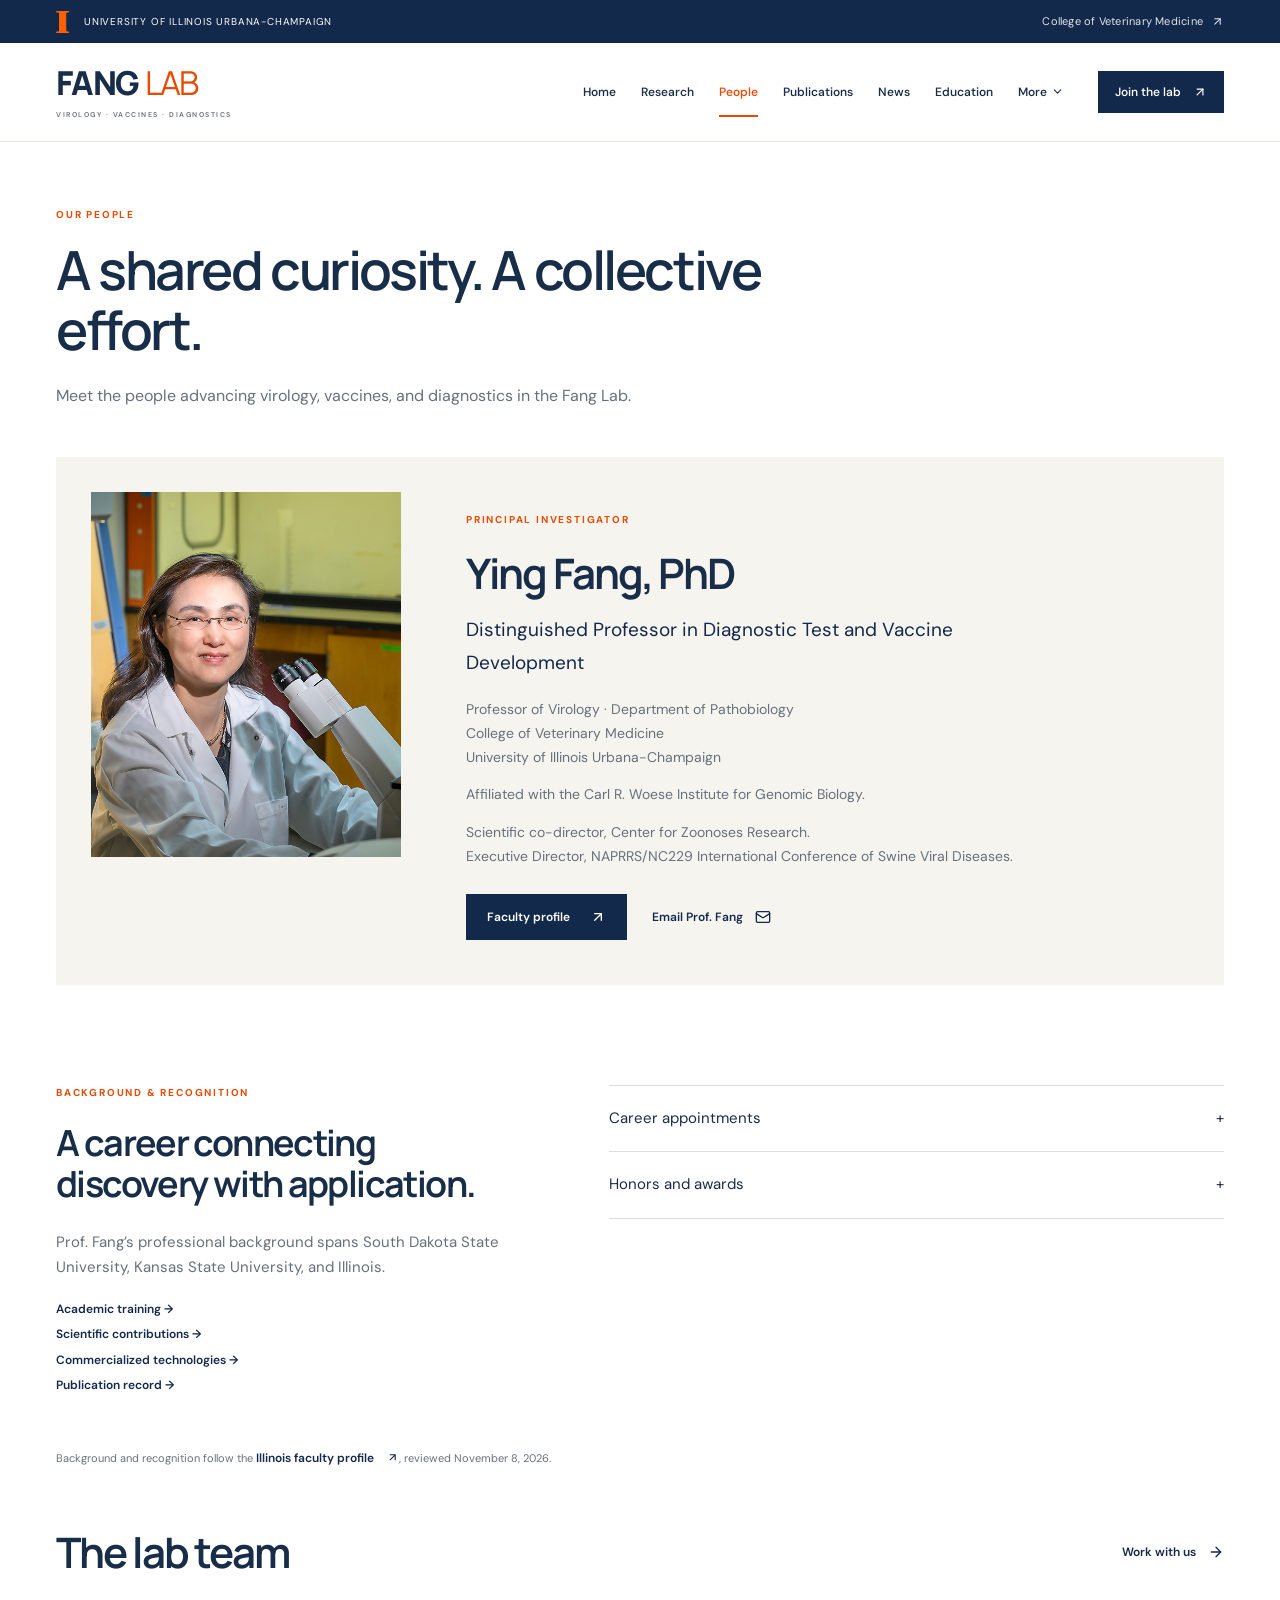
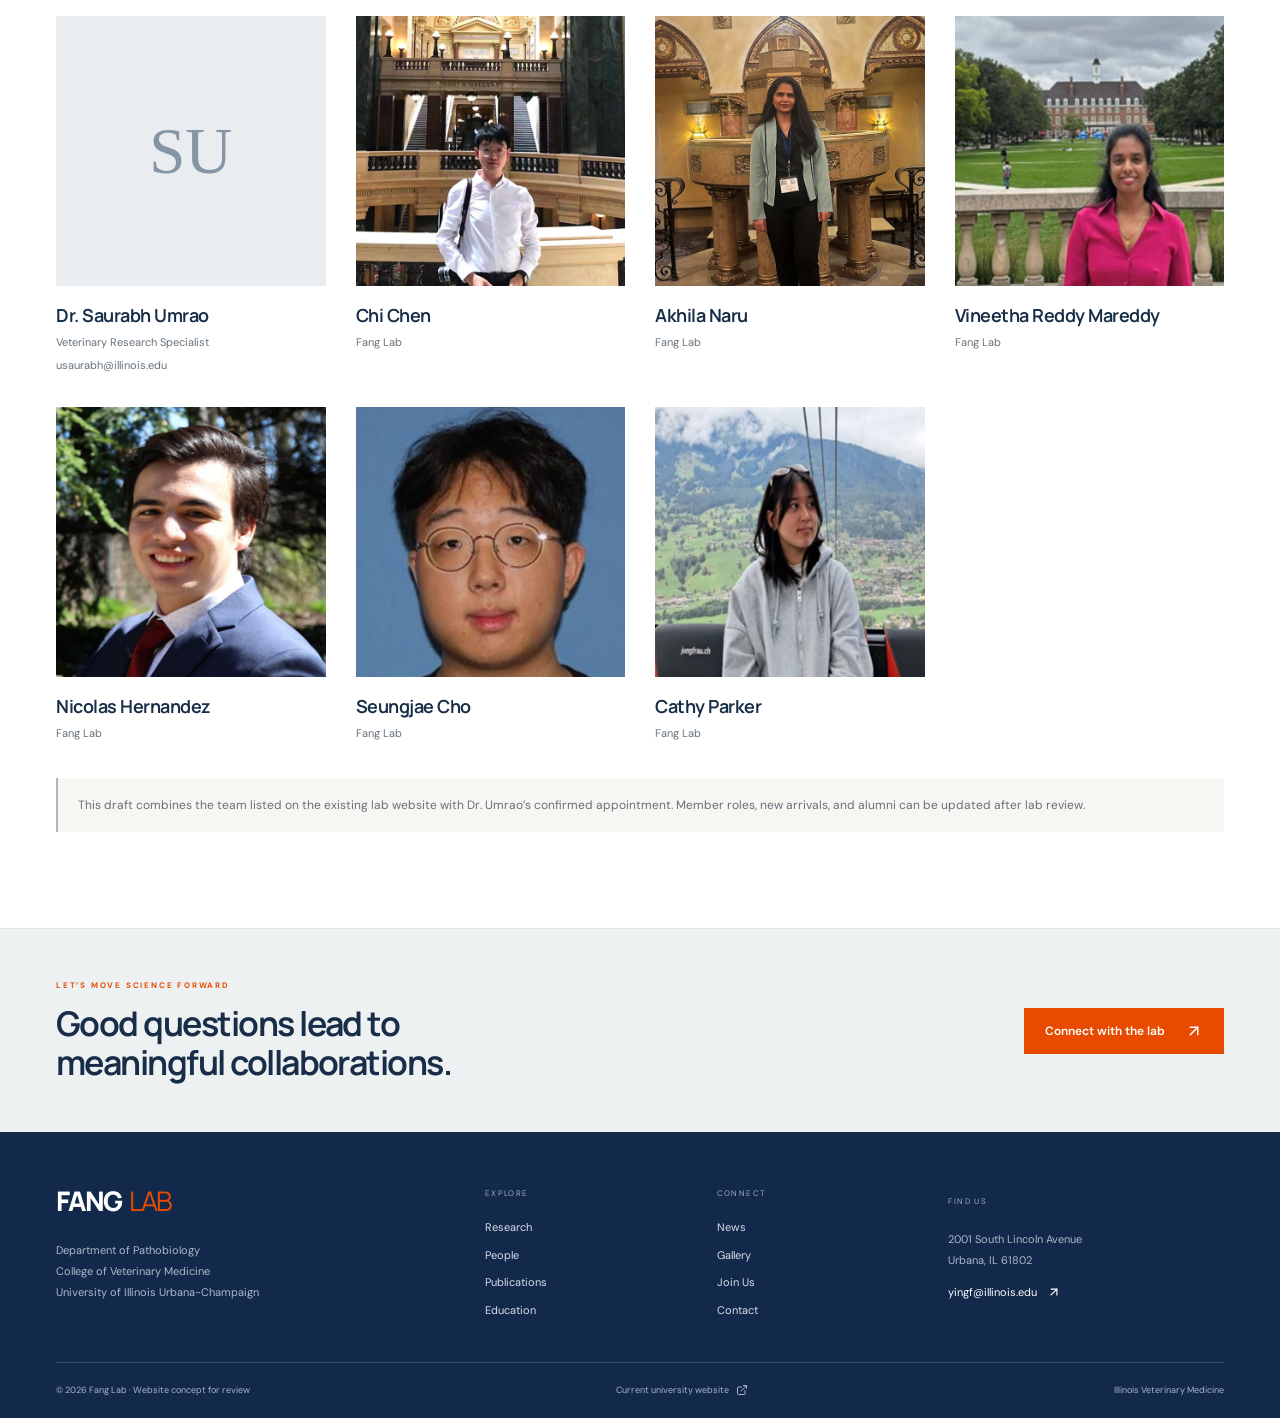
<file: people.html>
<!doctype html>
<html lang="en">
<head>
<meta charset="utf-8">
<meta name="viewport" content="width=device-width, initial-scale=1">
<title>People | Fang Lab | Illinois</title>
<meta name="description" content="People at the Fang Lab, University of Illinois Urbana-Champaign.">
<link rel="icon" href="favicon.svg" type="image/svg+xml">
<link rel="stylesheet" href="styles.css">
<script src="script.js" defer></script>
<noscript><style>.menu-toggle,.more{display:none}.more-wrap .dropdown{display:block!important;position:static}.navigation{display:flex;flex-wrap:wrap}.filter-bar,.publication-tools{display:none}@media(max-width:800px){.navigation{position:static;box-shadow:none;padding:10px;max-height:none}.header-inner{height:auto;flex-wrap:wrap;padding:15px 0}.navigation .dropdown a{padding:5px}}</style></noscript>
</head>
<body data-page="people">
<a class="skip" href="#main">Skip to content</a>
<div class="institution">
<div class="wrap institution-inner">
<a href="https://illinois.edu" target="_blank" rel="noreferrer"><b class="block-i">I</b><span>UNIVERSITY OF ILLINOIS URBANA-CHAMPAIGN</span></a><a href="https://vetmed.illinois.edu" class="" target="_blank" rel="noreferrer">College of Veterinary Medicine <svg xmlns="http://www.w3.org/2000/svg" width="13" height="13" viewBox="0 0 24 24" fill="none" stroke="currentColor" stroke-width="2" stroke-linecap="round" stroke-linejoin="round" class="lucide lucide-arrow-up-right" aria-hidden="true"><path d="M7 7h10v10"></path><path d="M7 17 17 7"></path></svg></a>
</div>
</div>
<header>
<div class="wrap header-inner">
<a class="wordmark" href="index.html">FANG<span>LAB</span><small>VIROLOGY · VACCINES · DIAGNOSTICS</small></a>
<nav class="navigation" aria-label="Main navigation">
<a href="index.html">Home</a><a href="research.html">Research</a><a href="people.html" aria-current="page">People</a><a href="publications.html">Publications</a><a href="news.html">News</a><a href="education.html">Education</a>
<div class="more-wrap">
<button class="more" aria-expanded="false">
More <svg xmlns="http://www.w3.org/2000/svg" width="13" height="13" viewBox="0 0 24 24" fill="none" stroke="currentColor" stroke-width="2" stroke-linecap="round" stroke-linejoin="round" class="lucide lucide-chevron-down" aria-hidden="true"><path d="m6 9 6 6 6-6"></path></svg>
</button>
<div class="dropdown">
<a href="innovation.html">Innovation &amp; IP</a><a href="outreach.html">Outreach</a><a href="gallery.html">Gallery</a><a href="join.html">Join Us</a><a href="contact.html">Contact</a>
</div>
</div>
<a class="join-nav" href="join.html">Join the lab <svg xmlns="http://www.w3.org/2000/svg" width="14" height="14" viewBox="0 0 24 24" fill="none" stroke="currentColor" stroke-width="2" stroke-linecap="round" stroke-linejoin="round" class="lucide lucide-arrow-up-right" aria-hidden="true"><path d="M7 7h10v10"></path><path d="M7 17 17 7"></path></svg></a>
</nav>
<button class="menu-toggle" aria-label="Open navigation" aria-expanded="false">
<svg xmlns="http://www.w3.org/2000/svg" width="24" height="24" viewBox="0 0 24 24" fill="none" stroke="currentColor" stroke-width="2" stroke-linecap="round" stroke-linejoin="round" class="lucide lucide-menu" aria-hidden="true"><path d="M4 5h16"></path><path d="M4 12h16"></path><path d="M4 19h16"></path></svg>
</button>
</div>
</header>
<main id="main" tabindex="-1">
<div class="wrap section page-section">
<div class="page-heading">
<div class="eyebrow">
OUR PEOPLE
</div>
<h1>
A shared curiosity. A collective effort.
</h1>
<p>
Meet the people advancing virology, vaccines, and diagnostics in the Fang Lab.
</p>
</div>
<div class="pi-profile">
<img src="images/ying-fang.jpg" alt="Professor Ying Fang"/>
<div>
<div class="eyebrow">
PRINCIPAL INVESTIGATOR
</div>
<h2>
Ying Fang, PhD
</h2>
<p class="lead">
Distinguished Professor in Diagnostic Test and Vaccine Development
</p>
<p>
Professor of Virology · Department of Pathobiology<br/>College of Veterinary Medicine<br/>University of Illinois Urbana-Champaign
</p>
<p>Affiliated with the Carl R. Woese Institute for Genomic Biology.</p>
<p>Scientific co-director, Center for Zoonoses Research.<br>Executive Director, NAPRRS/NC229 International Conference of Swine Viral Diseases.</p>
<div class="button-row">
<a href="https://vetmed.illinois.edu/directory/profile/?id=yingf" class="button navy" target="_blank" rel="noreferrer">Faculty profile <svg xmlns="http://www.w3.org/2000/svg" width="16" height="16" viewBox="0 0 24 24" fill="none" stroke="currentColor" stroke-width="2" stroke-linecap="round" stroke-linejoin="round" class="lucide lucide-arrow-up-right" aria-hidden="true"><path d="M7 7h10v10"></path><path d="M7 17 17 7"></path></svg></a><a class="text-link" href="mailto:yingf@illinois.edu">Email Prof. Fang <svg xmlns="http://www.w3.org/2000/svg" width="16" height="16" viewBox="0 0 24 24" fill="none" stroke="currentColor" stroke-width="2" stroke-linecap="round" stroke-linejoin="round" class="lucide lucide-mail" aria-hidden="true"><path d="m22 7-8.991 5.727a2 2 0 0 1-2.009 0L2 7"></path><rect x="2" y="4" width="20" height="16" rx="2"></rect></svg></a>
</div>
</div>
</div>
<section aria-label="Principal investigator background" style="margin-bottom:60px">
<div class="two-col"><div><div class="eyebrow">BACKGROUND &amp; RECOGNITION</div><h2>A career connecting discovery with application.</h2><p>Prof. Fang’s professional background spans South Dakota State University, Kansas State University, and Illinois.</p><p><a class="text-link" href="education.html">Academic training →</a><br><a class="text-link" href="research.html">Scientific contributions →</a><br><a class="text-link" href="innovation.html">Commercialized technologies →</a><br><a class="text-link" href="publications.html">Publication record →</a></p></div>
<div class="accordion"><details><summary>Career appointments <span aria-hidden="true">+</span></summary><p><strong>2005 · Assistant Professor</strong><br>Center for Infectious Disease Research and Vaccinology, South Dakota State University</p><p><strong>2011 · Associate Professor</strong><br>South Dakota State University</p><p><strong>2013 · Associate Professor</strong><br>Kansas State University</p><p><strong>2016 · Full Professor</strong><br>Kansas State University</p><p><strong>2019 · Full Professor</strong><br>University of Illinois Urbana-Champaign</p><p><strong>2026 · Inaugural investiture</strong><br>Diagnostic Test and Vaccine Development professorship at Illinois</p></details>
<details><summary>Honors and awards <span aria-hidden="true">+</span></summary><p><strong>2025</strong> · Dr. Gordon and Mrs. Helen Kruger Research Excellence Award</p><p><strong>2024</strong> · Fellow, National Academy of Inventors</p><p><strong>2023</strong> · Zoetis Animal Health Award for Research Excellence · University of Illinois Urbana-Champaign</p><p><strong>2017</strong> · Zoetis Animal Health Award for Research Excellence · Kansas State University</p><p><strong>2013</strong> · Distinguished Researcher Award · South Dakota State University</p><p><strong>2009</strong> · Intellectual Property Commercialization Award · South Dakota State University</p><p><strong>2005</strong> · Dean’s Research Award · South Dakota State University</p><p><strong>2004</strong> · Research Paper Award · Society of Sigma Xi, South Dakota State University chapter</p><p><strong>2003</strong> · Graduate Student Travel Award · South Dakota State University</p><p><strong>2000</strong> · VIIIth International Nidovirus Symposium Travel Award</p><p><strong>1999</strong> · Research Proposal Award · Society of Sigma Xi, South Dakota State University chapter</p><p><strong>1996</strong> · Professional Advancement Grant Award · Iowa State University</p></details></div></div>
<p style="font-size:11px;color:#66717b">Background and recognition follow the <a href="https://vetmed.illinois.edu/directory/profile/?id=yingf" class="text-link" target="_blank" rel="noreferrer">Illinois faculty profile <svg xmlns="http://www.w3.org/2000/svg" width="13" height="13" viewBox="0 0 24 24" fill="none" stroke="currentColor" stroke-width="2" aria-hidden="true" style="display:inline-block;vertical-align:middle"><path d="M7 7h10v10M7 17 17 7"/></svg></a>, reviewed November 8, 2026.</p></section>
<div class="section-top compact">
<h2>
The lab team
</h2>
<a class="text-link" href="join.html">Work with us <svg xmlns="http://www.w3.org/2000/svg" width="16" height="16" viewBox="0 0 24 24" fill="none" stroke="currentColor" stroke-width="2" stroke-linecap="round" stroke-linejoin="round" class="lucide lucide-arrow-right" aria-hidden="true"><path d="M5 12h14"></path><path d="m12 5 7 7-7 7"></path></svg></a>
</div>
<div class="people-grid">
<article class="person">
<div class="initials">
SU
</div>
<h3>
Dr. Saurabh Umrao
</h3>
<p>
Veterinary Research Specialist
</p>
<a href="mailto:usaurabh@illinois.edu">usaurabh@illinois.edu</a>
</article>
<article class="person">
<img src="images/chi-chen.jpg" alt="Chi Chen"/>
<h3>
Chi Chen
</h3>
<p>
Fang Lab
</p>
</article>
<article class="person">
<img src="images/akhila-naru.jpg" alt="Akhila Naru"/>
<h3>
Akhila Naru
</h3>
<p>
Fang Lab
</p>
</article>
<article class="person">
<img src="images/vineetha-reddy.jpg" alt="Vineetha Reddy Mareddy"/>
<h3>
Vineetha Reddy Mareddy
</h3>
<p>
Fang Lab
</p>
</article>
<article class="person">
<img src="images/nicolas-hernandez.jpg" alt="Nicolas Hernandez"/>
<h3>
Nicolas Hernandez
</h3>
<p>
Fang Lab
</p>
</article>
<article class="person">
<img src="images/seungjae-cho.jpg" alt="Seungjae Cho"/>
<h3>
Seungjae Cho
</h3>
<p>
Fang Lab
</p>
</article>
<article class="person">
<img src="images/cathy-parker.jpg" alt="Cathy Parker"/>
<h3>
Cathy Parker
</h3>
<p>
Fang Lab
</p>
</article>
</div>
<p class="editor-note">
This draft combines the team listed on the existing lab website with Dr. Umrao’s confirmed appointment. Member roles, new arrivals, and alumni can be updated after lab review.
</p>
</div>
</main>
<section class="footer-cta">
<div class="wrap">
<div>
<span class="eyebrow">LET’S MOVE SCIENCE FORWARD</span>
<h2>
Good questions lead to<br/>meaningful collaborations.
</h2>
</div>
<a class="button orange" href="contact.html">Connect with the lab <svg xmlns="http://www.w3.org/2000/svg" width="18" height="18" viewBox="0 0 24 24" fill="none" stroke="currentColor" stroke-width="2" stroke-linecap="round" stroke-linejoin="round" class="lucide lucide-arrow-up-right" aria-hidden="true"><path d="M7 7h10v10"></path><path d="M7 17 17 7"></path></svg></a>
</div>
</section>
<footer>
<div class="wrap footer-top">
<div>
<a class="wordmark" href="index.html">FANG<span>LAB</span></a>
<p>
Department of Pathobiology<br/>College of Veterinary Medicine<br/>University of Illinois Urbana-Champaign
</p>
</div>
<div class="footer-links">
<span>EXPLORE</span><a href="research.html">Research</a><a href="people.html" aria-current="page">People</a><a href="publications.html">Publications</a><a href="education.html">Education</a>
</div>
<div class="footer-links">
<span>CONNECT</span><a href="news.html">News</a><a href="gallery.html">Gallery</a><a href="join.html">Join Us</a><a href="contact.html">Contact</a>
</div>
<div class="footer-address">
<span>FIND US</span>
<p>
2001 South Lincoln Avenue<br/>Urbana, IL 61802
</p>
<a href="mailto:yingf@illinois.edu">yingf@illinois.edu <svg xmlns="http://www.w3.org/2000/svg" width="14" height="14" viewBox="0 0 24 24" fill="none" stroke="currentColor" stroke-width="2" stroke-linecap="round" stroke-linejoin="round" class="lucide lucide-arrow-up-right" aria-hidden="true"><path d="M7 7h10v10"></path><path d="M7 17 17 7"></path></svg></a>
</div>
</div>
<div class="wrap footer-bottom">
<span>© 2026 Fang Lab · Website concept for review</span><a href="https://vetmed.illinois.edu/fang-lab/" class="" target="_blank" rel="noreferrer">Current university website <svg xmlns="http://www.w3.org/2000/svg" width="12" height="12" viewBox="0 0 24 24" fill="none" stroke="currentColor" stroke-width="2" stroke-linecap="round" stroke-linejoin="round" class="lucide lucide-external-link" aria-hidden="true"><path d="M15 3h6v6"></path><path d="M10 14 21 3"></path><path d="M18 13v6a2 2 0 0 1-2 2H5a2 2 0 0 1-2-2V8a2 2 0 0 1 2-2h6"></path></svg></a><a href="https://vetmed.illinois.edu" class="" target="_blank" rel="noreferrer">Illinois Veterinary Medicine</a>
</div>
</footer>
</body>
</html>
</file>
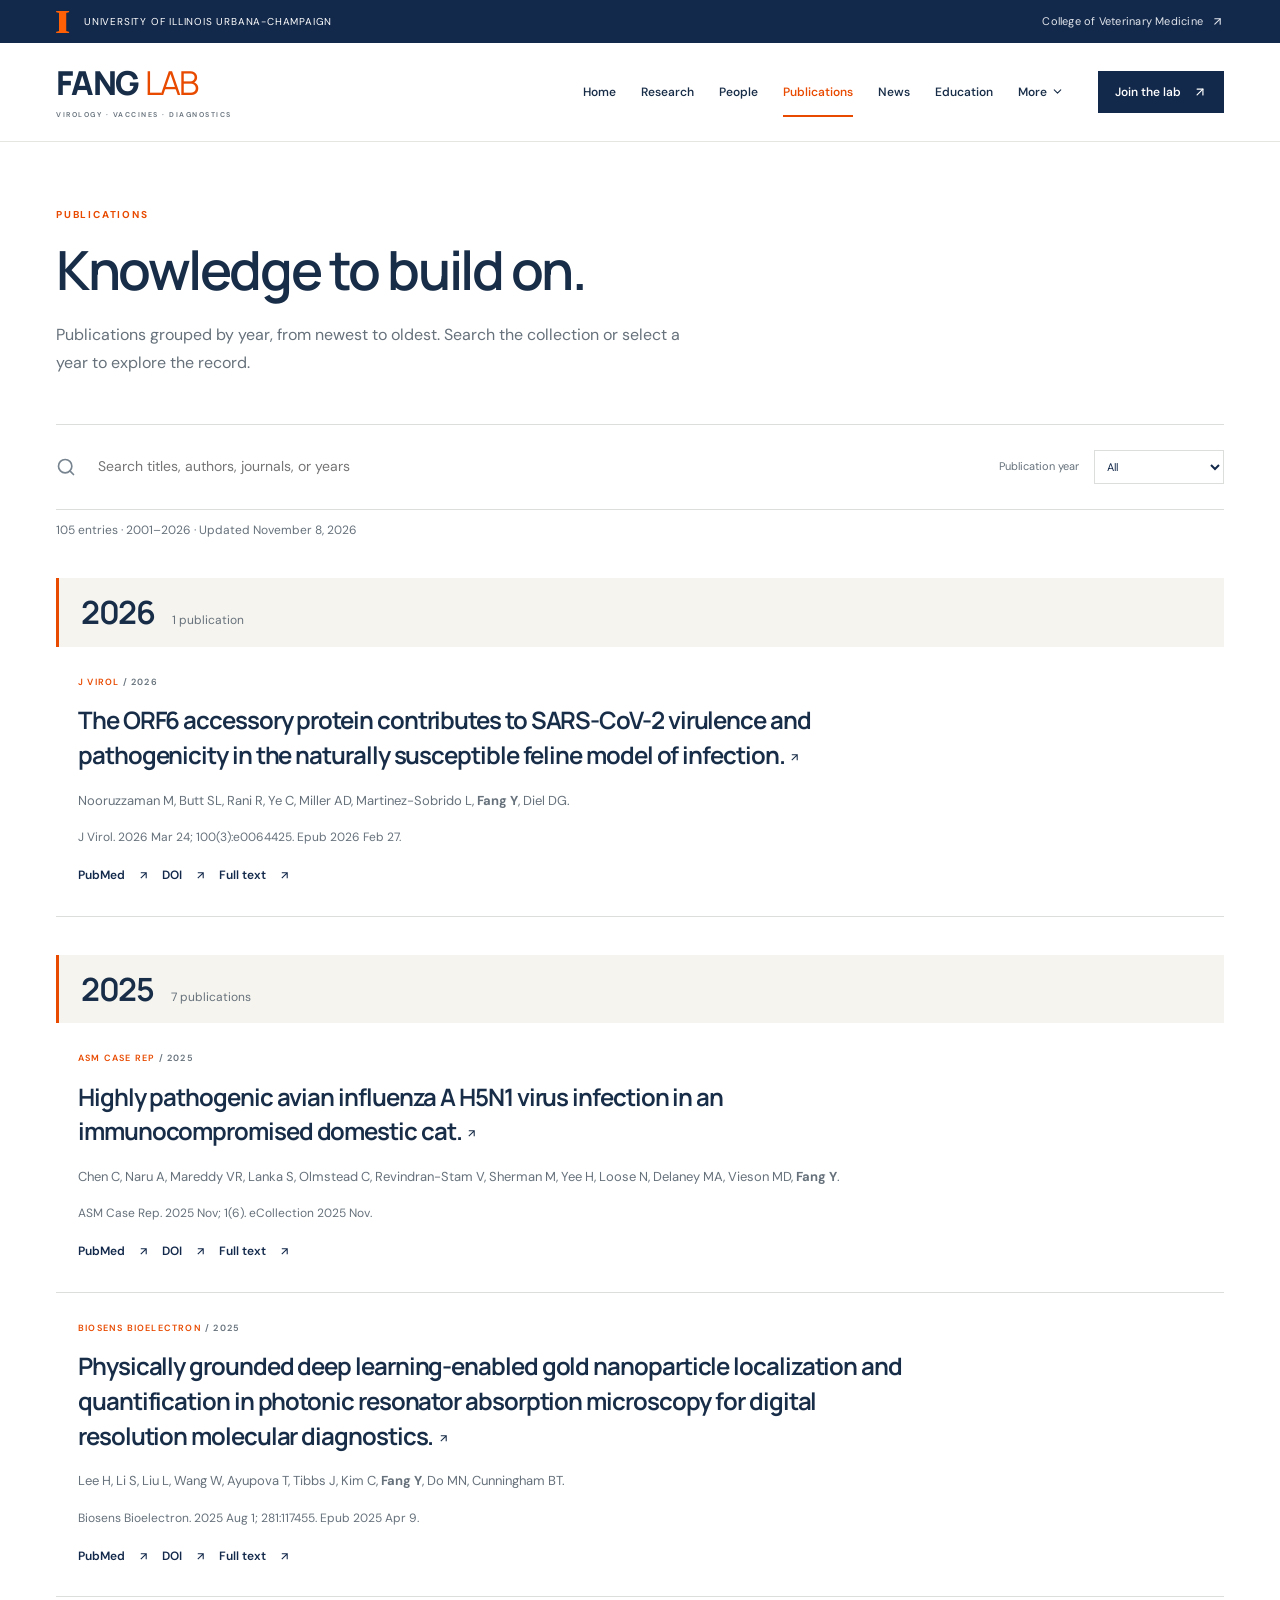
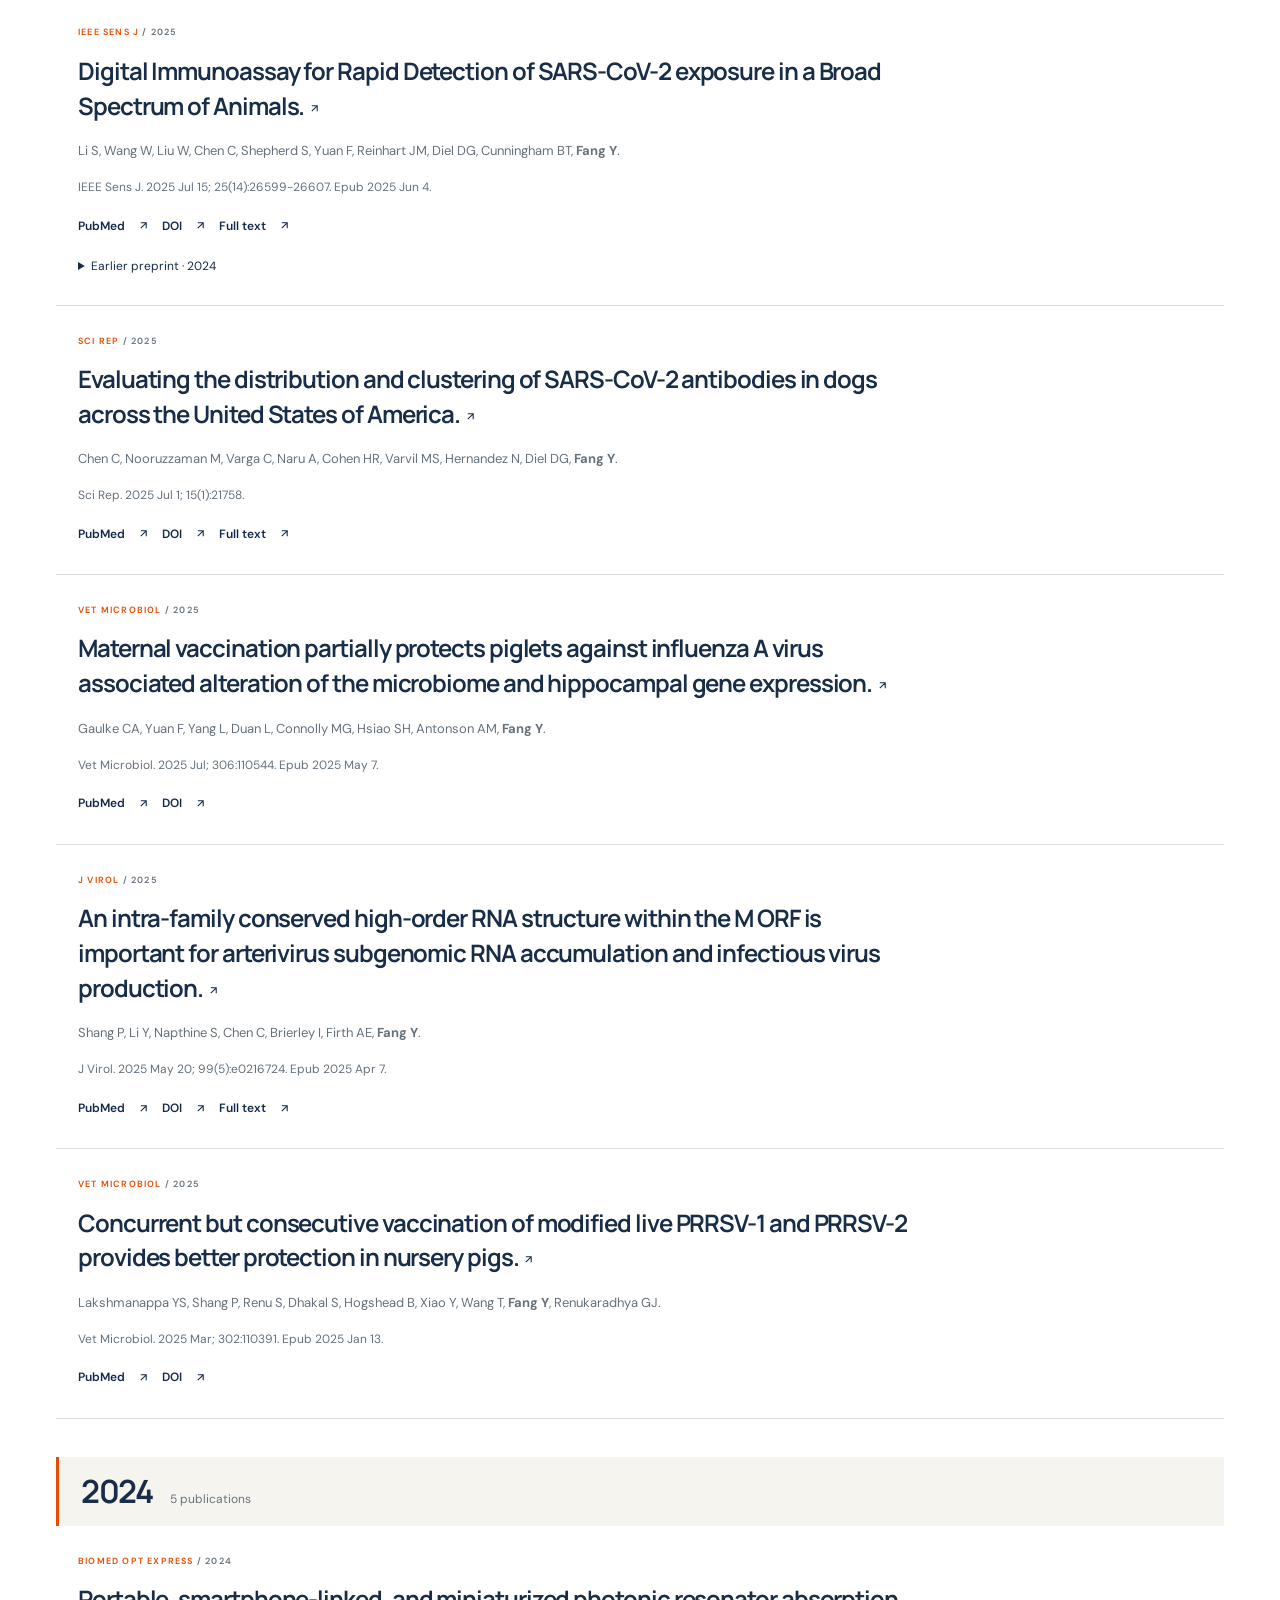
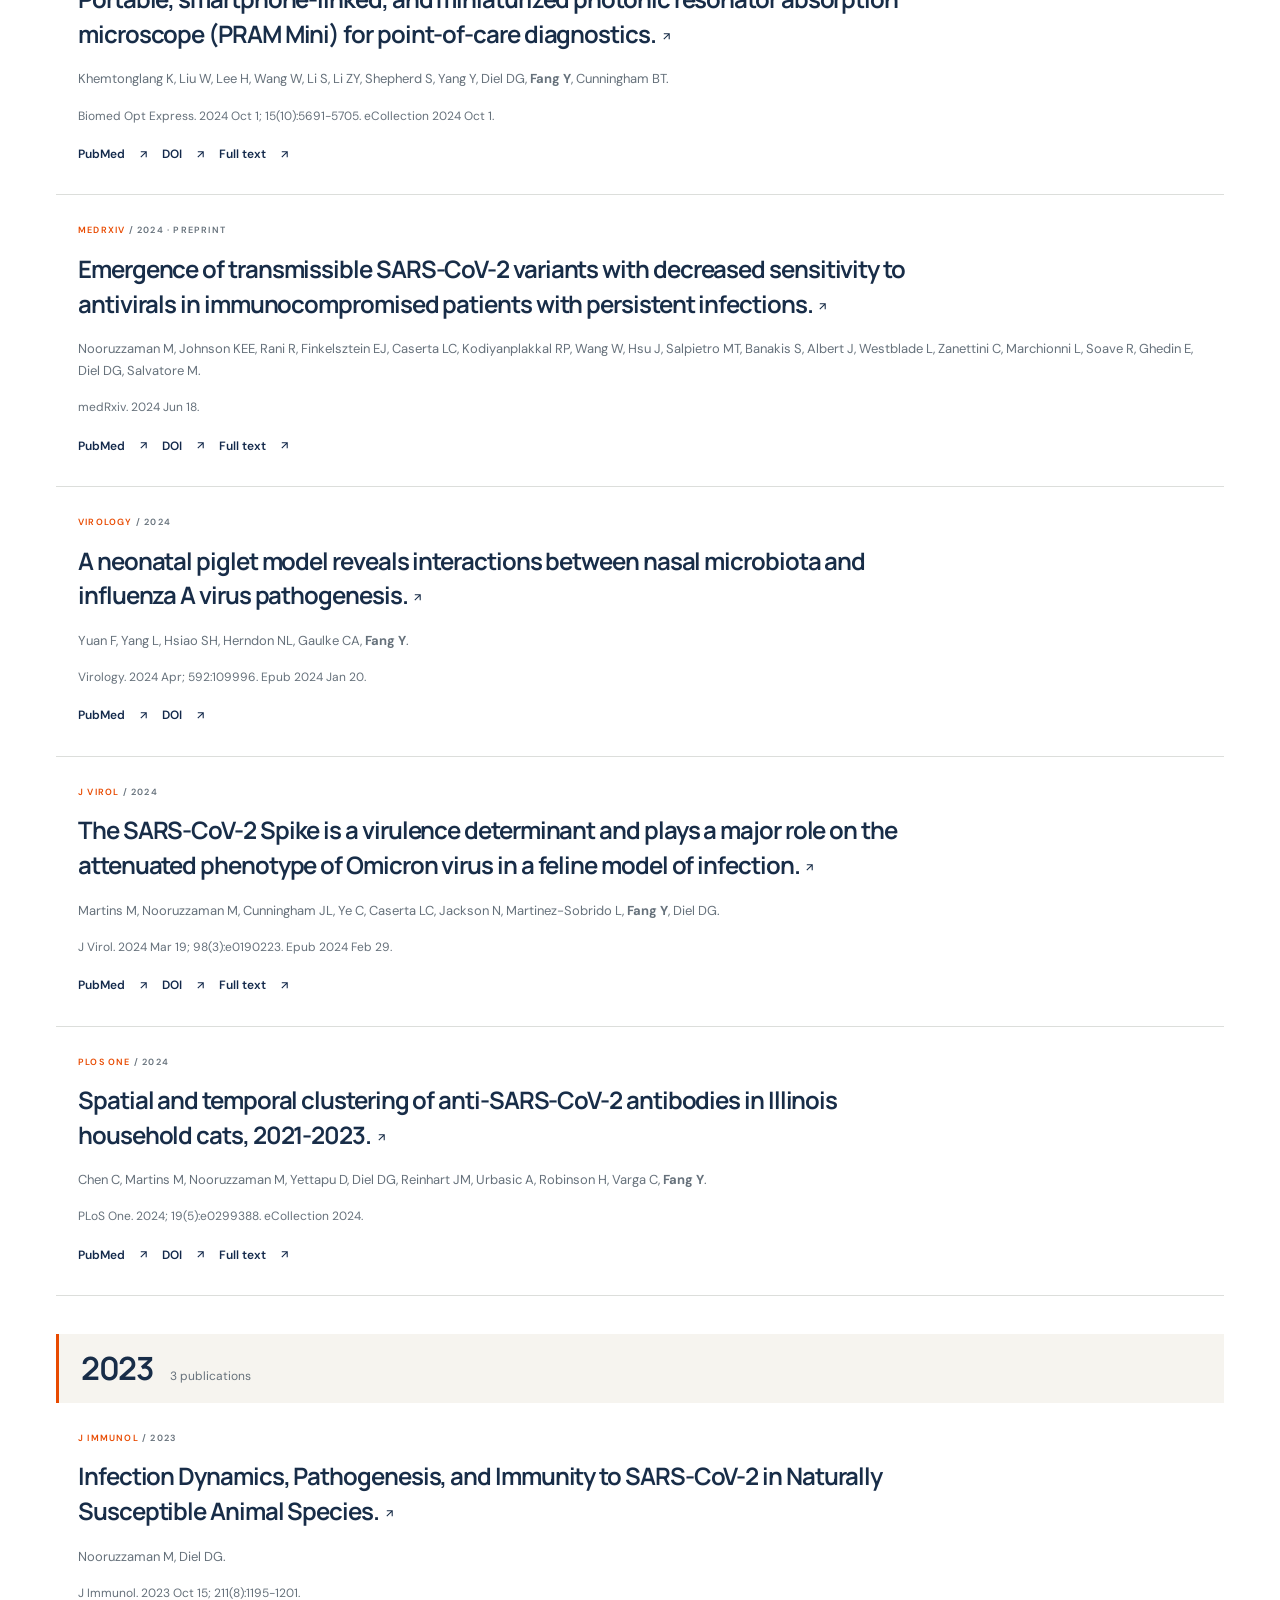
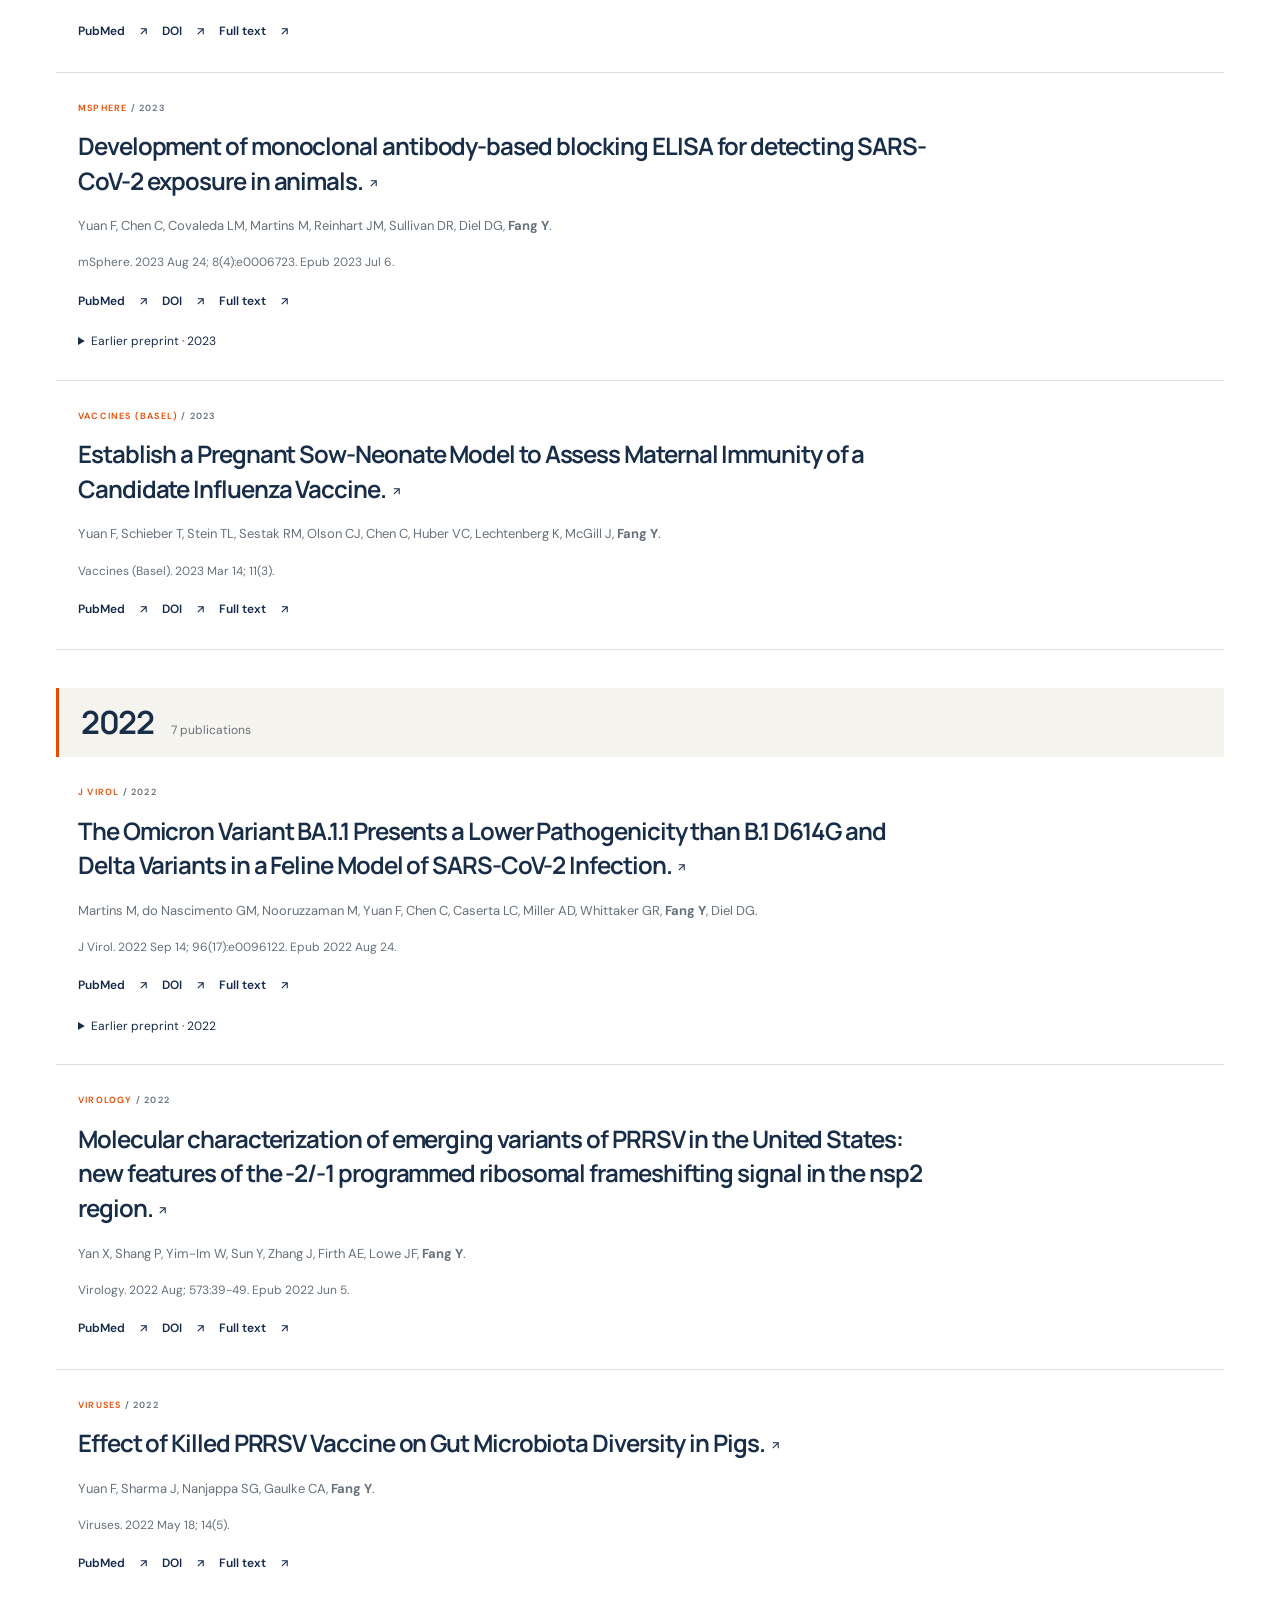
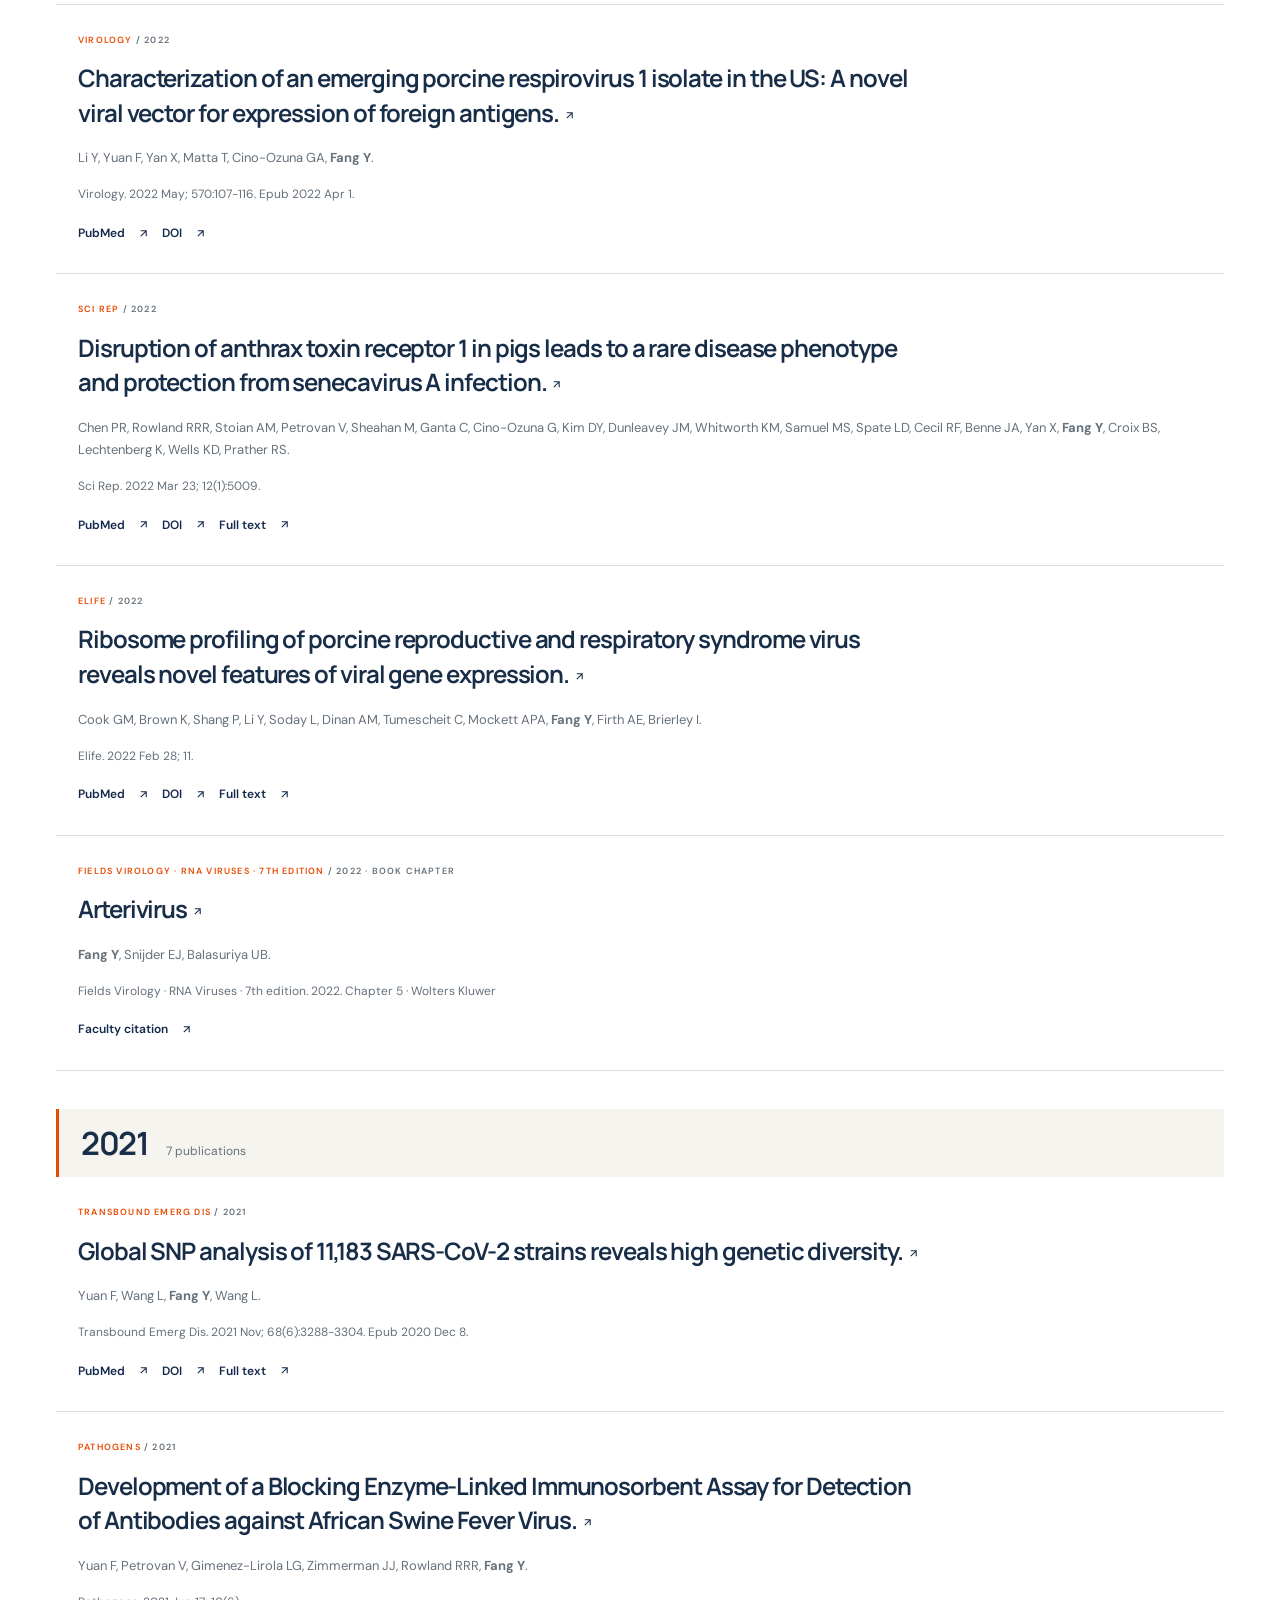
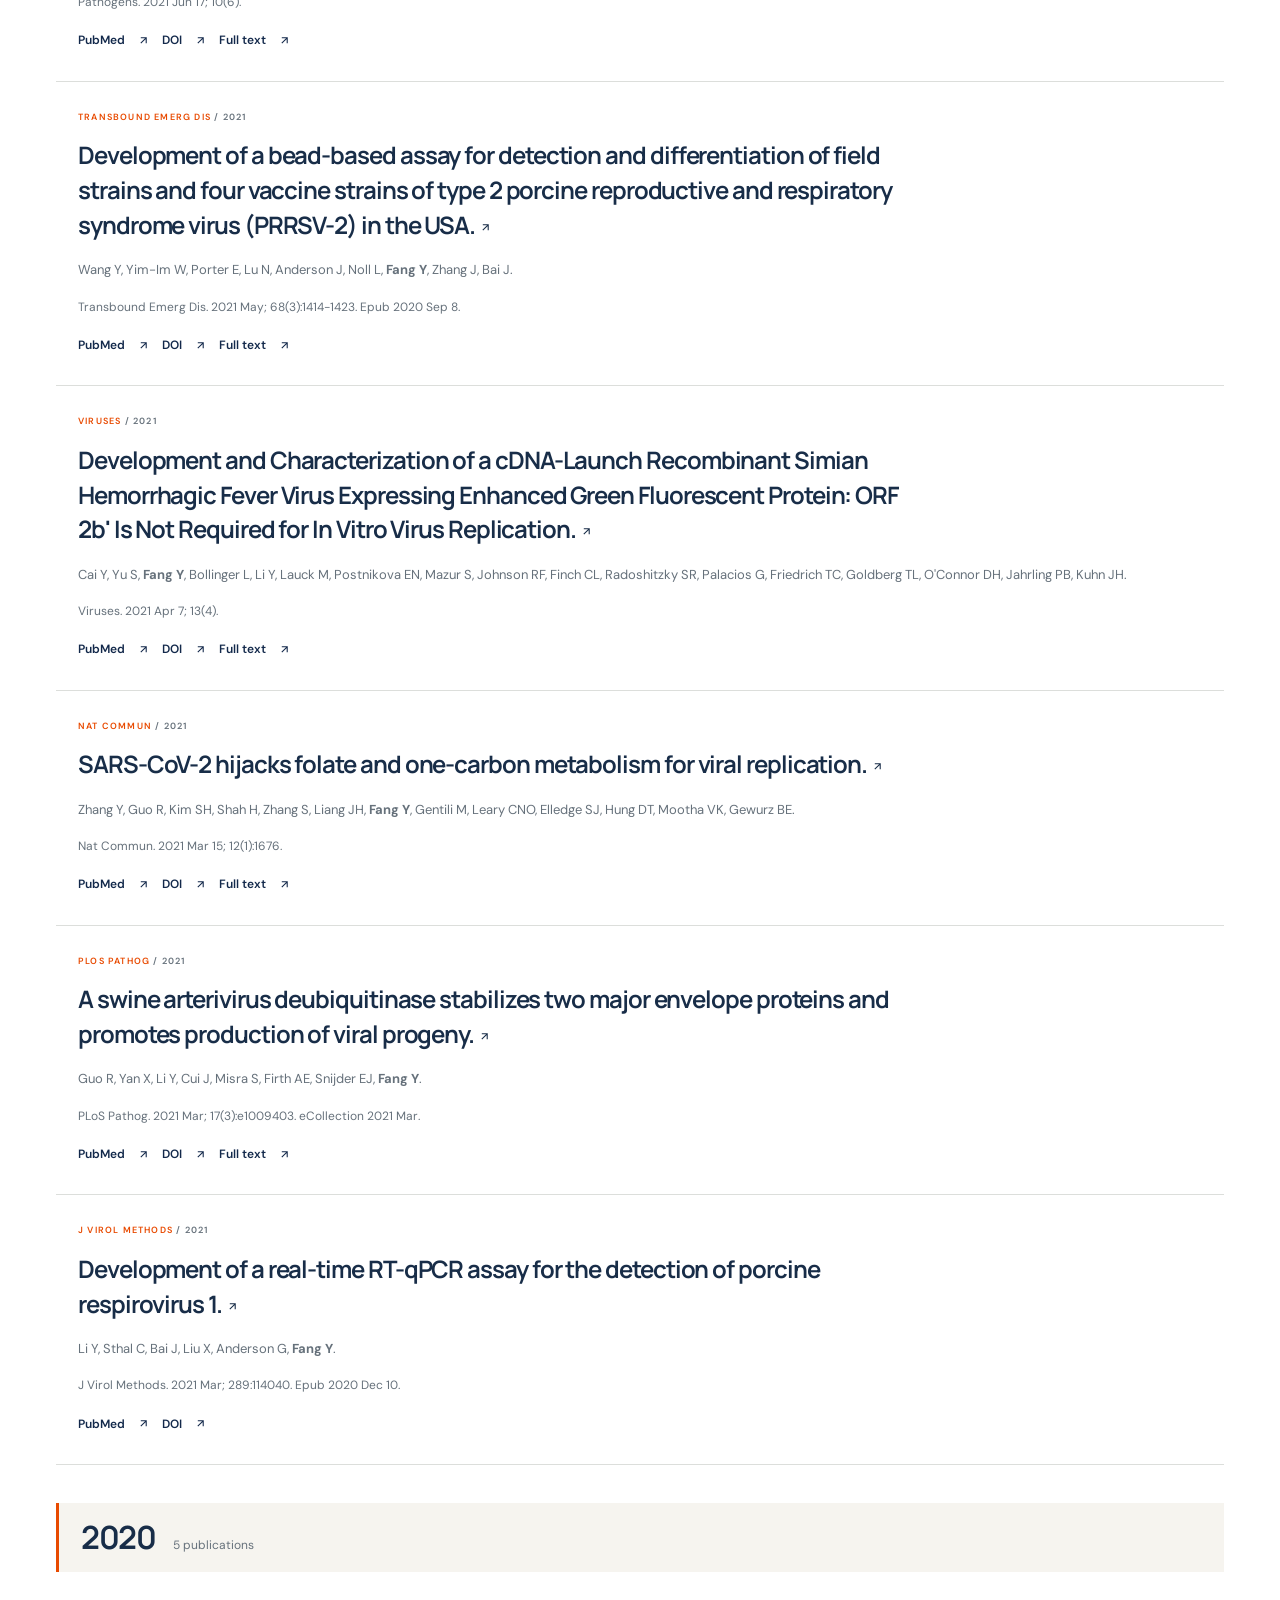
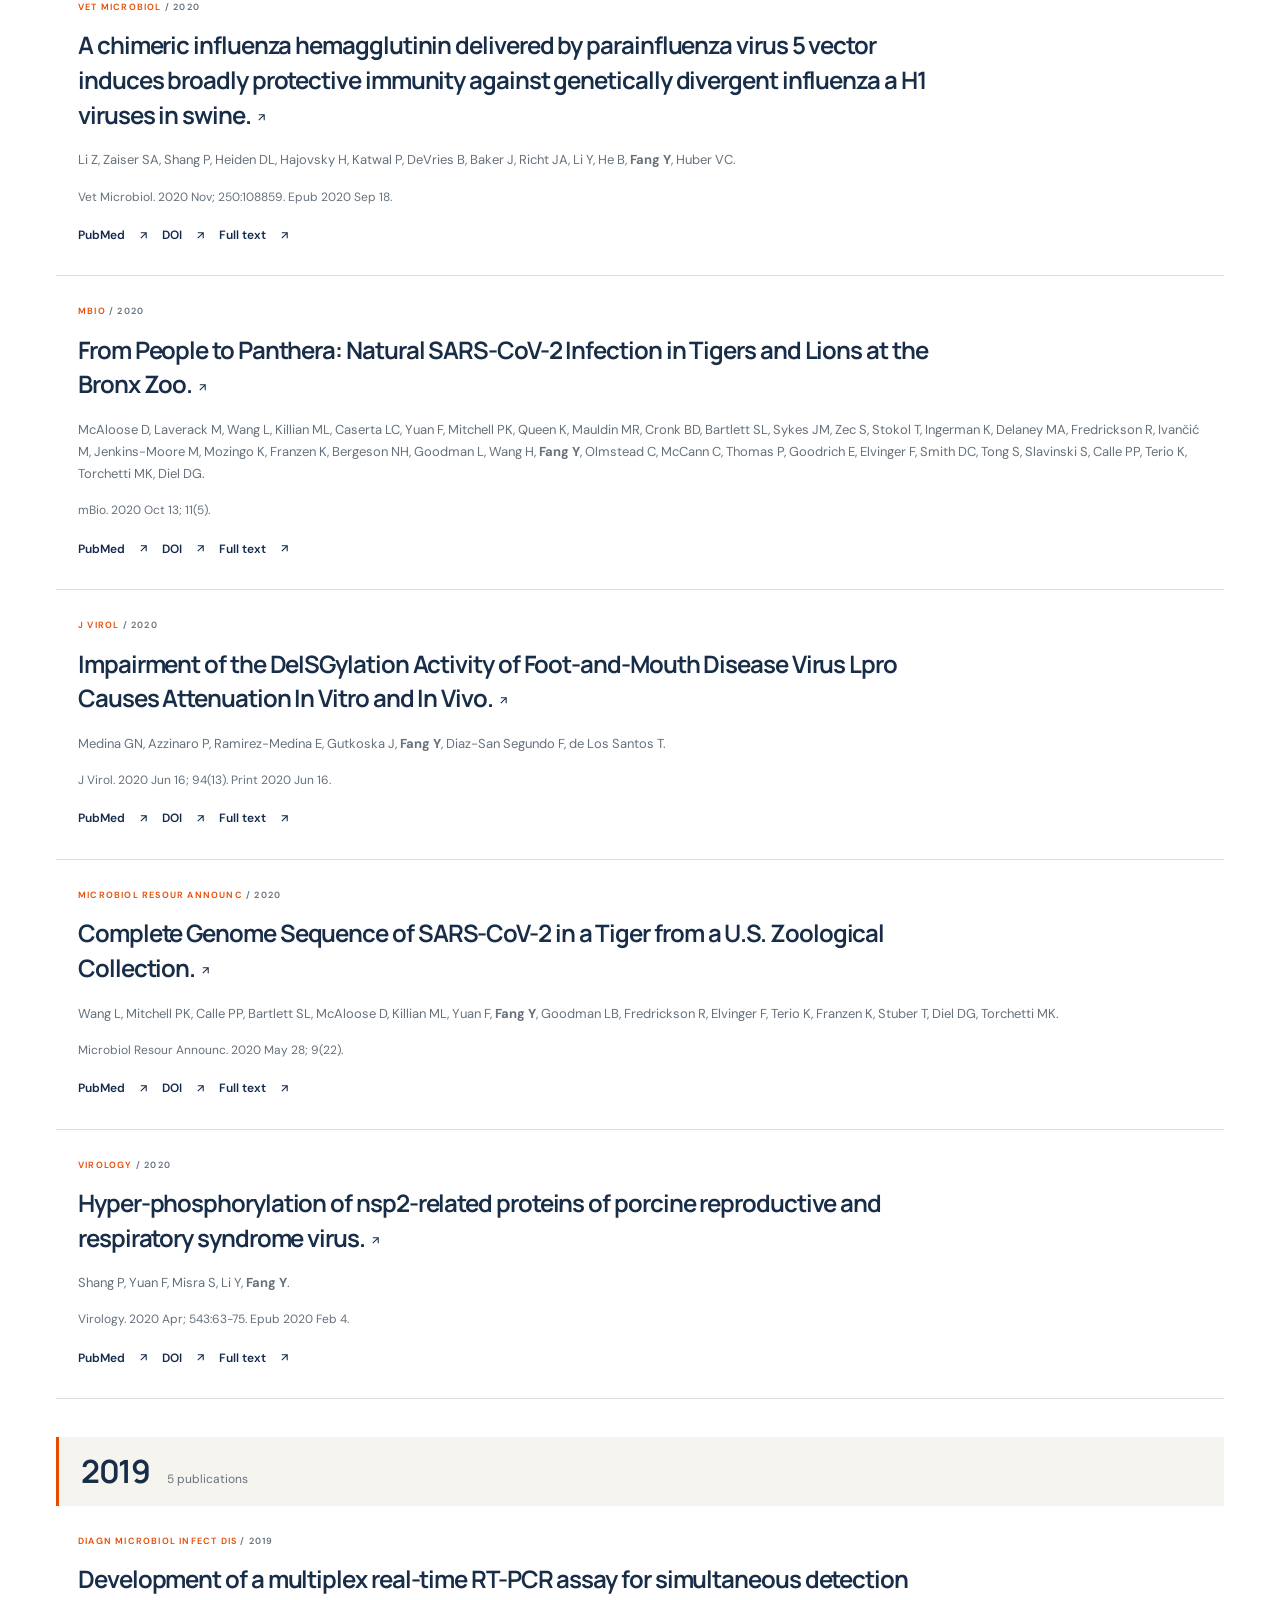
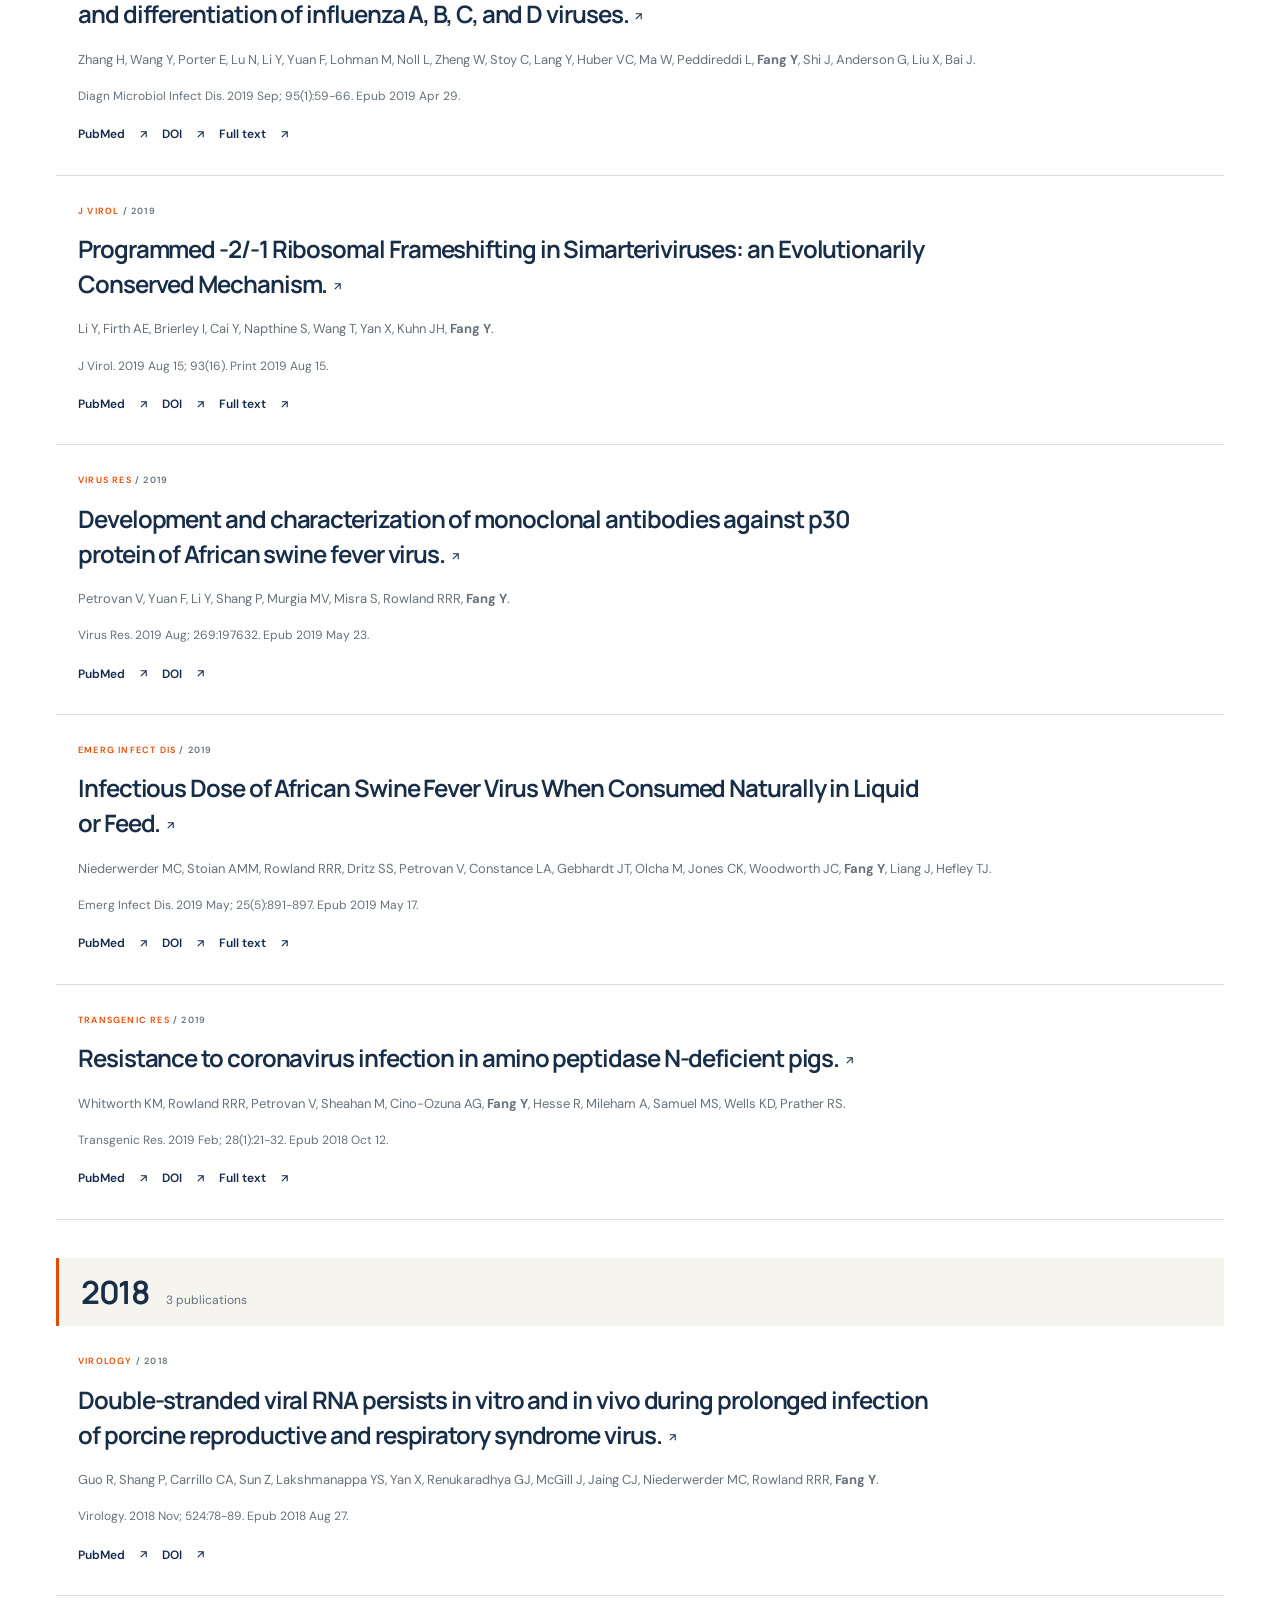
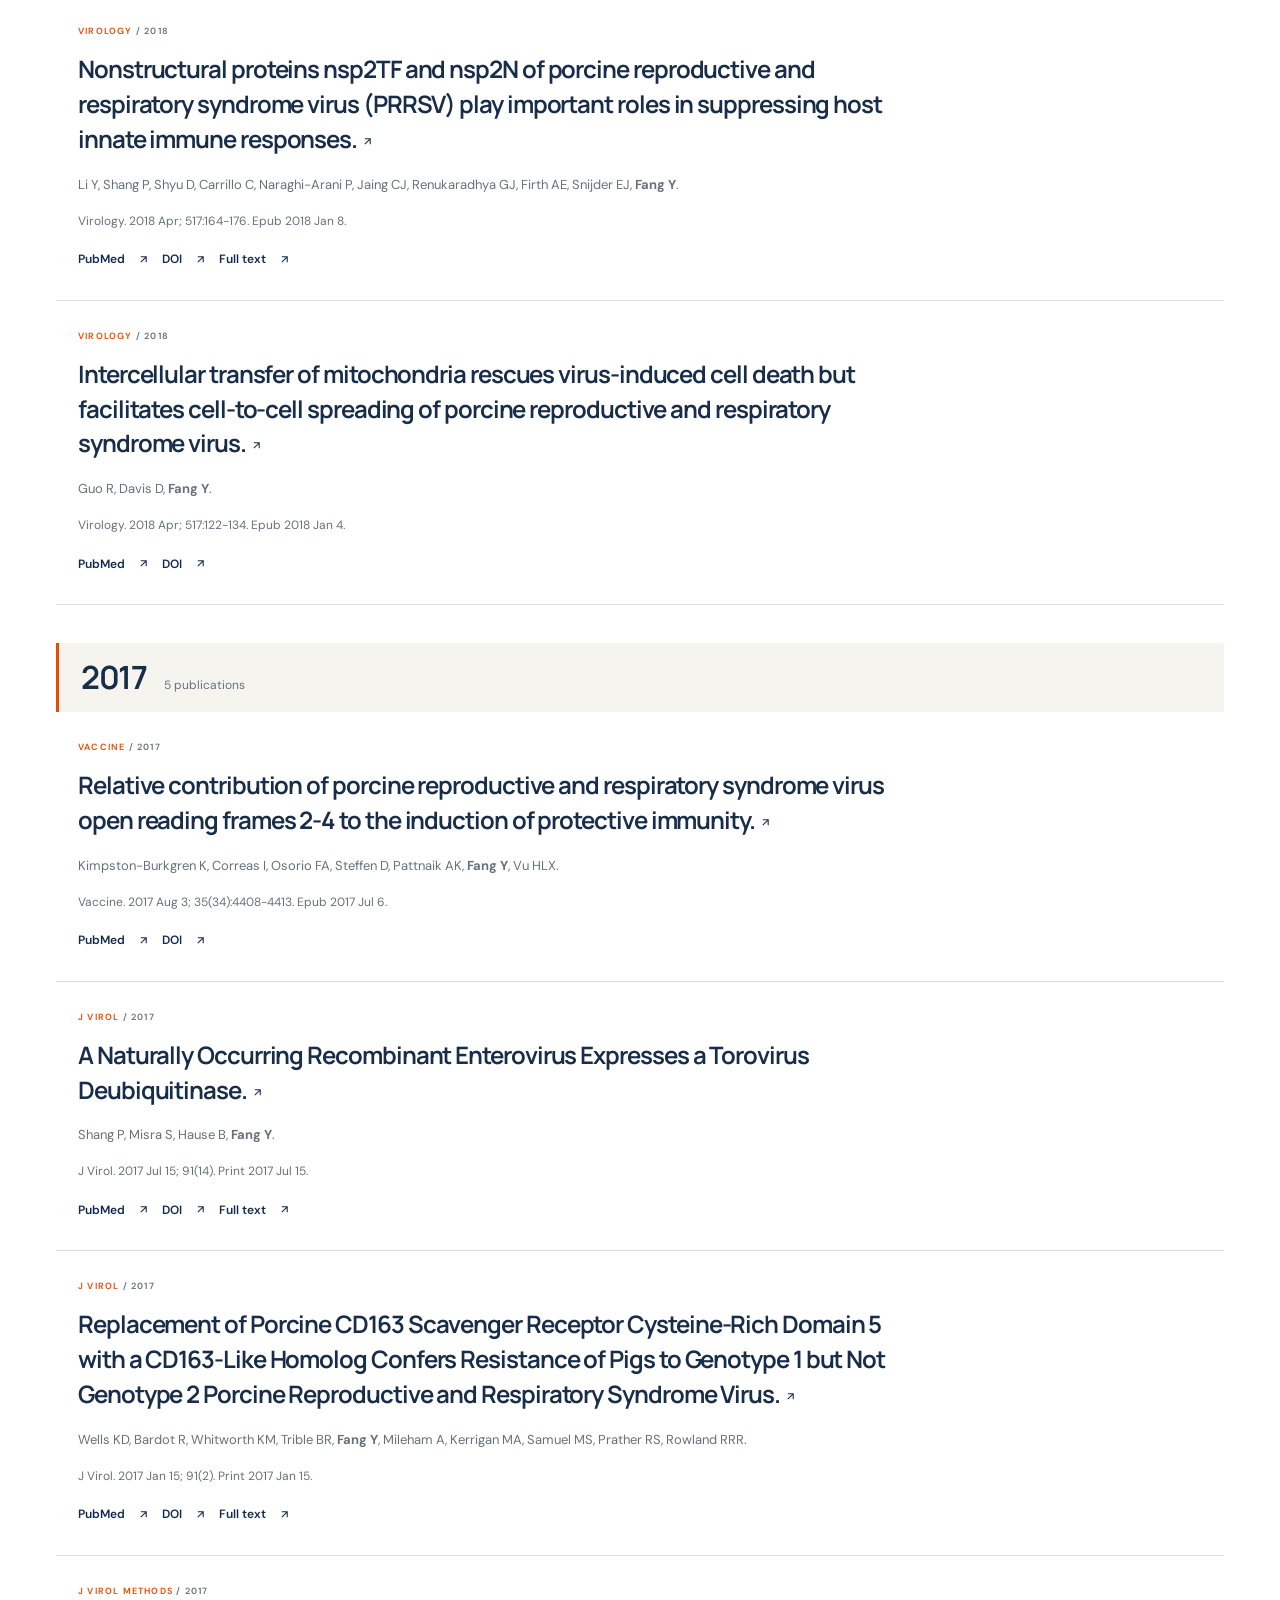
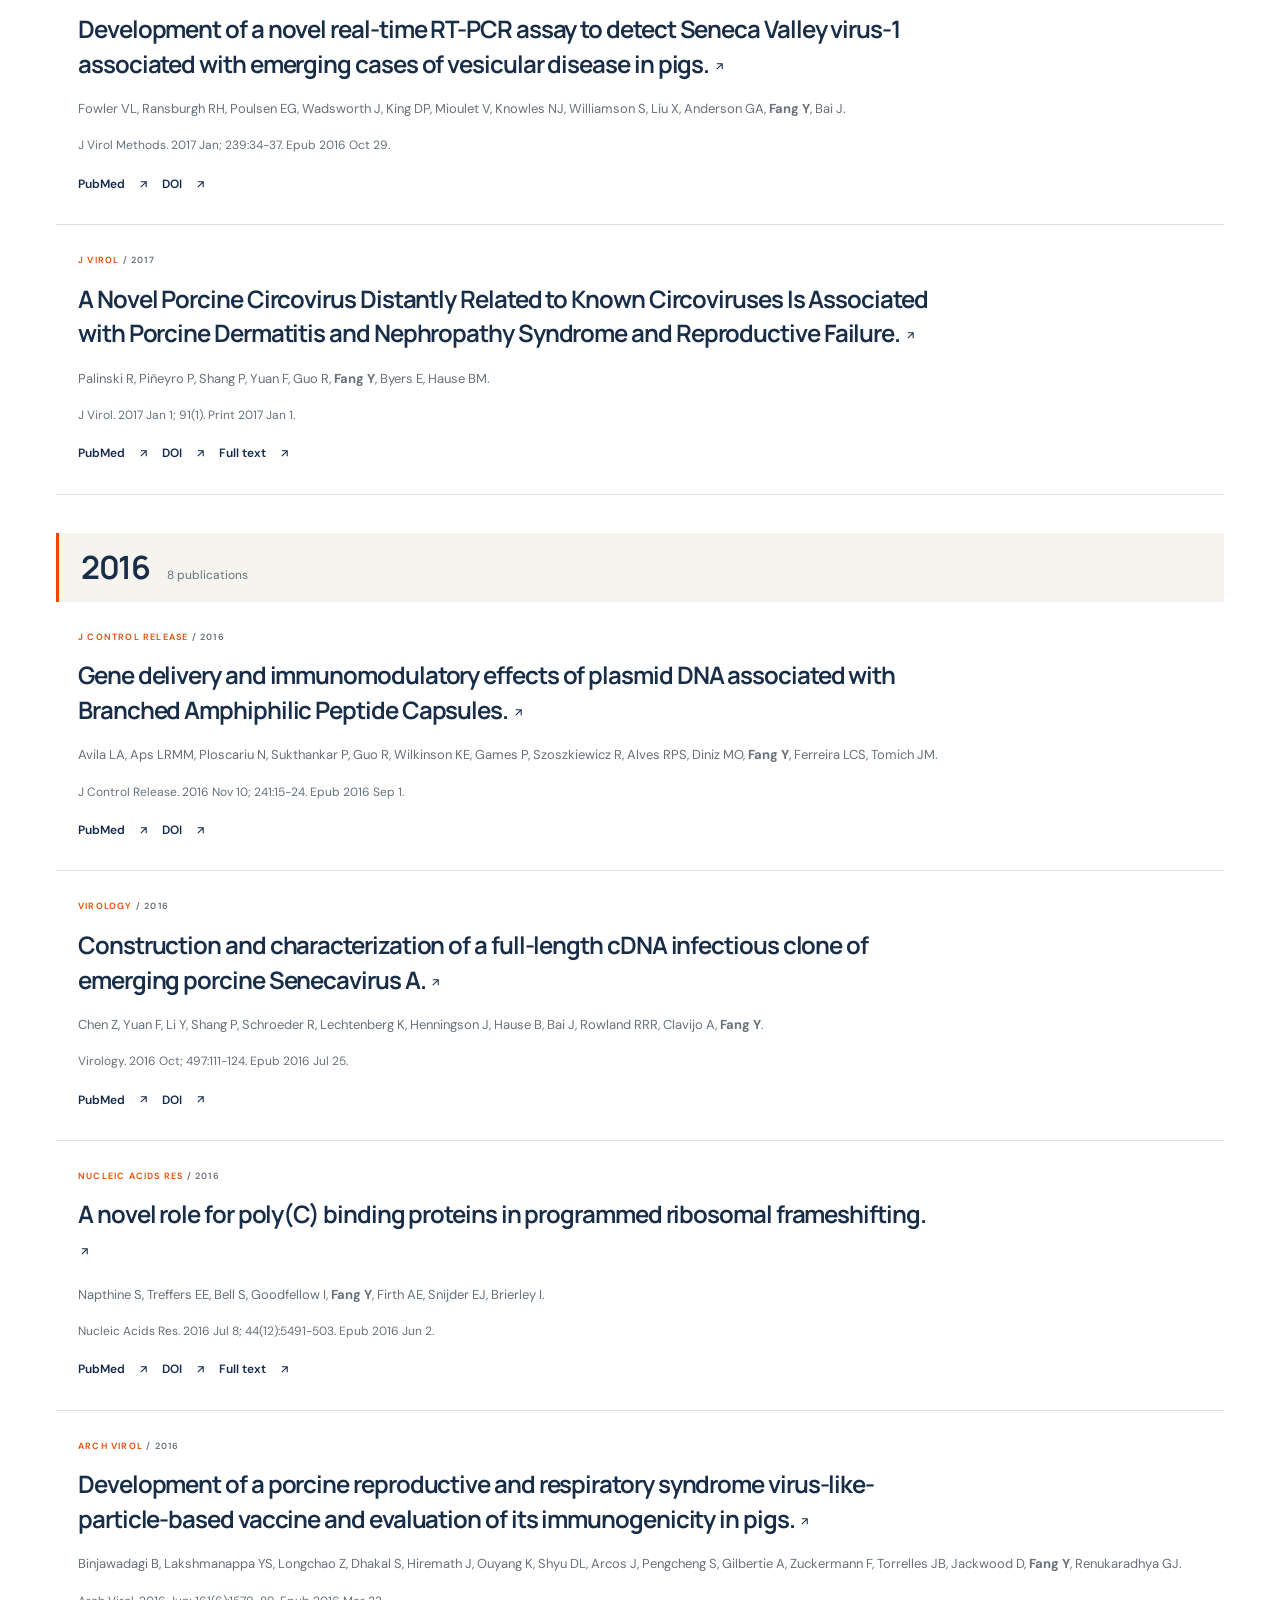
<file: publications.html>
<!doctype html>
<html lang="en">
<head>
<meta charset="utf-8">
<meta name="viewport" content="width=device-width, initial-scale=1">
<title>Publications | Fang Lab | Illinois</title>
<meta name="description" content="Publications at the Fang Lab, University of Illinois Urbana-Champaign.">
<link rel="icon" href="favicon.svg" type="image/svg+xml">
<link rel="stylesheet" href="styles.css">
<script src="script.js" defer></script>
<noscript><style>.menu-toggle,.more{display:none}.more-wrap .dropdown{display:block!important;position:static}.navigation{display:flex;flex-wrap:wrap}.filter-bar,.publication-tools{display:none}@media(max-width:800px){.navigation{position:static;box-shadow:none;padding:10px;max-height:none}.header-inner{height:auto;flex-wrap:wrap;padding:15px 0}.navigation .dropdown a{padding:5px}}</style></noscript>
</head>
<body data-page="publications">
<a class="skip" href="#main">Skip to content</a>
<div class="institution">
<div class="wrap institution-inner">
<a href="https://illinois.edu" target="_blank" rel="noreferrer"><b class="block-i">I</b><span>UNIVERSITY OF ILLINOIS URBANA-CHAMPAIGN</span></a><a href="https://vetmed.illinois.edu" class="" target="_blank" rel="noreferrer">College of Veterinary Medicine <svg xmlns="http://www.w3.org/2000/svg" width="13" height="13" viewBox="0 0 24 24" fill="none" stroke="currentColor" stroke-width="2" stroke-linecap="round" stroke-linejoin="round" class="lucide lucide-arrow-up-right" aria-hidden="true"><path d="M7 7h10v10"></path><path d="M7 17 17 7"></path></svg></a>
</div>
</div>
<header>
<div class="wrap header-inner">
<a class="wordmark" href="index.html">FANG<span>LAB</span><small>VIROLOGY · VACCINES · DIAGNOSTICS</small></a>
<nav class="navigation" aria-label="Main navigation">
<a href="index.html">Home</a><a href="research.html">Research</a><a href="people.html">People</a><a href="publications.html" aria-current="page">Publications</a><a href="news.html">News</a><a href="education.html">Education</a>
<div class="more-wrap">
<button class="more" aria-expanded="false">
More <svg xmlns="http://www.w3.org/2000/svg" width="13" height="13" viewBox="0 0 24 24" fill="none" stroke="currentColor" stroke-width="2" stroke-linecap="round" stroke-linejoin="round" class="lucide lucide-chevron-down" aria-hidden="true"><path d="m6 9 6 6 6-6"></path></svg>
</button>
<div class="dropdown">
<a href="innovation.html">Innovation &amp; IP</a><a href="outreach.html">Outreach</a><a href="gallery.html">Gallery</a><a href="join.html">Join Us</a><a href="contact.html">Contact</a>
</div>
</div>
<a class="join-nav" href="join.html">Join the lab <svg xmlns="http://www.w3.org/2000/svg" width="14" height="14" viewBox="0 0 24 24" fill="none" stroke="currentColor" stroke-width="2" stroke-linecap="round" stroke-linejoin="round" class="lucide lucide-arrow-up-right" aria-hidden="true"><path d="M7 7h10v10"></path><path d="M7 17 17 7"></path></svg></a>
</nav>
<button class="menu-toggle" aria-label="Open navigation" aria-expanded="false">
<svg xmlns="http://www.w3.org/2000/svg" width="24" height="24" viewBox="0 0 24 24" fill="none" stroke="currentColor" stroke-width="2" stroke-linecap="round" stroke-linejoin="round" class="lucide lucide-menu" aria-hidden="true"><path d="M4 5h16"></path><path d="M4 12h16"></path><path d="M4 19h16"></path></svg>
</button>
</div>
</header>
<main id="main" tabindex="-1">
<div class="wrap section page-section">
<div class="page-heading">
<div class="eyebrow">
PUBLICATIONS
</div>
<h1>
Knowledge to build on.
</h1>
<p>
Publications grouped by year, from newest to oldest. Search the collection or select a year to explore the record.
</p>
</div>
<div class="publication-tools">
<label class="search-field">
<svg xmlns="http://www.w3.org/2000/svg" width="20" height="20" viewBox="0 0 24 24" fill="none" stroke="currentColor" stroke-width="2" stroke-linecap="round" stroke-linejoin="round" class="lucide lucide-search" aria-hidden="true"><path d="m21 21-4.34-4.34"></path><circle cx="11" cy="11" r="8"></circle></svg><input aria-label="Search publications" placeholder="Search titles, authors, journals, or years" value=""/>
</label>
<label class="select-field">Publication year<select aria-label="Publication year"><option selected>All</option><option>2026</option><option>2025</option><option>2024</option><option>2023</option><option>2022</option><option>2021</option><option>2020</option><option>2019</option><option>2018</option><option>2017</option><option>2016</option><option>2015</option><option>2014</option><option>2013</option><option>2012</option><option>2010</option><option>2009</option><option>2008</option><option>2007</option><option>2006</option><option>2005</option><option>2004</option><option>2003</option><option>2002</option><option>2001</option></select></label>
</div>
<p style="font-size:12px;color:#66717b">105 entries · 2001–2026 · Updated November 8, 2026</p>
<div class="publication-list">
<section class="publication-year-group" data-year="2026" aria-labelledby="publications-2026">
<div style="display:flex;align-items:baseline;gap:18px;padding:16px 22px;margin:38px 0 0;background:#f6f4ef;border-left:3px solid #e84a00;scroll-margin-top:120px">
<h2 id="publications-2026" style="font-size:32px;margin:0">2026</h2>
<span class="year-publication-count" style="font-size:12px;color:#66717b">1 publication</span>
</div>
<article class="publication" style="display:block;padding:28px 22px" data-pmid="41757964" data-year="2026">
<div><div class="mini-label">J Virol <span> / 2026</span></div>
<h3><a href="https://doi.org/10.1128/jvi.00644-25" class="" target="_blank" rel="noreferrer">The ORF6 accessory protein contributes to SARS-CoV-2 virulence and pathogenicity in the naturally susceptible feline model of infection. <svg xmlns="http://www.w3.org/2000/svg" width="13" height="13" viewBox="0 0 24 24" fill="none" stroke="currentColor" stroke-width="2" aria-hidden="true" style="display:inline-block;vertical-align:middle"><path d="M7 7h10v10M7 17 17 7"/></svg></a></h3>
<p>Nooruzzaman M, Butt SL, Rani R, Ye C, Miller AD, Martinez-Sobrido L, <strong>Fang Y</strong>, Diel DG.</p>
<p style="font-size:12px">J Virol. 2026 Mar 24; 100(3):e0064425. Epub 2026 Feb 27.</p>
<div><a href="https://pubmed.ncbi.nlm.nih.gov/41757964/" class="text-link" target="_blank" rel="noreferrer">PubMed <svg xmlns="http://www.w3.org/2000/svg" width="13" height="13" viewBox="0 0 24 24" fill="none" stroke="currentColor" stroke-width="2" aria-hidden="true" style="display:inline-block;vertical-align:middle"><path d="M7 7h10v10M7 17 17 7"/></svg></a> &nbsp; <a href="https://doi.org/10.1128/jvi.00644-25" class="text-link" target="_blank" rel="noreferrer">DOI <svg xmlns="http://www.w3.org/2000/svg" width="13" height="13" viewBox="0 0 24 24" fill="none" stroke="currentColor" stroke-width="2" aria-hidden="true" style="display:inline-block;vertical-align:middle"><path d="M7 7h10v10M7 17 17 7"/></svg></a> &nbsp; <a href="https://pmc.ncbi.nlm.nih.gov/articles/PMC13011341/" class="text-link" target="_blank" rel="noreferrer">Full text <svg xmlns="http://www.w3.org/2000/svg" width="13" height="13" viewBox="0 0 24 24" fill="none" stroke="currentColor" stroke-width="2" aria-hidden="true" style="display:inline-block;vertical-align:middle"><path d="M7 7h10v10M7 17 17 7"/></svg></a></div></div>
</article>
</section>
<section class="publication-year-group" data-year="2025" aria-labelledby="publications-2025">
<div style="display:flex;align-items:baseline;gap:18px;padding:16px 22px;margin:38px 0 0;background:#f6f4ef;border-left:3px solid #e84a00;scroll-margin-top:120px">
<h2 id="publications-2025" style="font-size:32px;margin:0">2025</h2>
<span class="year-publication-count" style="font-size:12px;color:#66717b">7 publications</span>
</div>
<article class="publication" style="display:block;padding:28px 22px" data-pmid="41244282" data-year="2025">
<div><div class="mini-label">ASM Case Rep <span> / 2025</span></div>
<h3><a href="https://doi.org/10.1128/asmcr.00134-25" class="" target="_blank" rel="noreferrer">Highly pathogenic avian influenza A H5N1 virus infection in an immunocompromised domestic cat. <svg xmlns="http://www.w3.org/2000/svg" width="13" height="13" viewBox="0 0 24 24" fill="none" stroke="currentColor" stroke-width="2" aria-hidden="true" style="display:inline-block;vertical-align:middle"><path d="M7 7h10v10M7 17 17 7"/></svg></a></h3>
<p>Chen C, Naru A, Mareddy VR, Lanka S, Olmstead C, Revindran-Stam V, Sherman M, Yee H, Loose N, Delaney MA, Vieson MD, <strong>Fang Y</strong>.</p>
<p style="font-size:12px">ASM Case Rep. 2025 Nov; 1(6). eCollection 2025 Nov.</p>
<div><a href="https://pubmed.ncbi.nlm.nih.gov/41244282/" class="text-link" target="_blank" rel="noreferrer">PubMed <svg xmlns="http://www.w3.org/2000/svg" width="13" height="13" viewBox="0 0 24 24" fill="none" stroke="currentColor" stroke-width="2" aria-hidden="true" style="display:inline-block;vertical-align:middle"><path d="M7 7h10v10M7 17 17 7"/></svg></a> &nbsp; <a href="https://doi.org/10.1128/asmcr.00134-25" class="text-link" target="_blank" rel="noreferrer">DOI <svg xmlns="http://www.w3.org/2000/svg" width="13" height="13" viewBox="0 0 24 24" fill="none" stroke="currentColor" stroke-width="2" aria-hidden="true" style="display:inline-block;vertical-align:middle"><path d="M7 7h10v10M7 17 17 7"/></svg></a> &nbsp; <a href="https://pmc.ncbi.nlm.nih.gov/articles/PMC12584193/" class="text-link" target="_blank" rel="noreferrer">Full text <svg xmlns="http://www.w3.org/2000/svg" width="13" height="13" viewBox="0 0 24 24" fill="none" stroke="currentColor" stroke-width="2" aria-hidden="true" style="display:inline-block;vertical-align:middle"><path d="M7 7h10v10M7 17 17 7"/></svg></a></div></div>
</article>
<article class="publication" style="display:block;padding:28px 22px" data-pmid="40233489" data-year="2025">
<div><div class="mini-label">Biosens Bioelectron <span> / 2025</span></div>
<h3><a href="https://doi.org/10.1016/j.bios.2025.117455" class="" target="_blank" rel="noreferrer">Physically grounded deep learning-enabled gold nanoparticle localization and quantification in photonic resonator absorption microscopy for digital resolution molecular diagnostics. <svg xmlns="http://www.w3.org/2000/svg" width="13" height="13" viewBox="0 0 24 24" fill="none" stroke="currentColor" stroke-width="2" aria-hidden="true" style="display:inline-block;vertical-align:middle"><path d="M7 7h10v10M7 17 17 7"/></svg></a></h3>
<p>Lee H, Li S, Liu L, Wang W, Ayupova T, Tibbs J, Kim C, <strong>Fang Y</strong>, Do MN, Cunningham BT.</p>
<p style="font-size:12px">Biosens Bioelectron. 2025 Aug 1; 281:117455. Epub 2025 Apr 9.</p>
<div><a href="https://pubmed.ncbi.nlm.nih.gov/40233489/" class="text-link" target="_blank" rel="noreferrer">PubMed <svg xmlns="http://www.w3.org/2000/svg" width="13" height="13" viewBox="0 0 24 24" fill="none" stroke="currentColor" stroke-width="2" aria-hidden="true" style="display:inline-block;vertical-align:middle"><path d="M7 7h10v10M7 17 17 7"/></svg></a> &nbsp; <a href="https://doi.org/10.1016/j.bios.2025.117455" class="text-link" target="_blank" rel="noreferrer">DOI <svg xmlns="http://www.w3.org/2000/svg" width="13" height="13" viewBox="0 0 24 24" fill="none" stroke="currentColor" stroke-width="2" aria-hidden="true" style="display:inline-block;vertical-align:middle"><path d="M7 7h10v10M7 17 17 7"/></svg></a> &nbsp; <a href="https://pmc.ncbi.nlm.nih.gov/articles/PMC12182723/" class="text-link" target="_blank" rel="noreferrer">Full text <svg xmlns="http://www.w3.org/2000/svg" width="13" height="13" viewBox="0 0 24 24" fill="none" stroke="currentColor" stroke-width="2" aria-hidden="true" style="display:inline-block;vertical-align:middle"><path d="M7 7h10v10M7 17 17 7"/></svg></a></div></div>
</article>
<article class="publication" style="display:block;padding:28px 22px" data-pmid="40842933" data-year="2025">
<div><div class="mini-label">IEEE Sens J <span> / 2025</span></div>
<h3><a href="https://doi.org/10.1109/jsen.2025.3575008" class="" target="_blank" rel="noreferrer">Digital Immunoassay for Rapid Detection of SARS-CoV-2 exposure in a Broad Spectrum of Animals. <svg xmlns="http://www.w3.org/2000/svg" width="13" height="13" viewBox="0 0 24 24" fill="none" stroke="currentColor" stroke-width="2" aria-hidden="true" style="display:inline-block;vertical-align:middle"><path d="M7 7h10v10M7 17 17 7"/></svg></a></h3>
<p>Li S, Wang W, Liu W, Chen C, Shepherd S, Yuan F, Reinhart JM, Diel DG, Cunningham BT, <strong>Fang Y</strong>.</p>
<p style="font-size:12px">IEEE Sens J. 2025 Jul 15; 25(14):26599-26607. Epub 2025 Jun 4.</p>
<div><a href="https://pubmed.ncbi.nlm.nih.gov/40842933/" class="text-link" target="_blank" rel="noreferrer">PubMed <svg xmlns="http://www.w3.org/2000/svg" width="13" height="13" viewBox="0 0 24 24" fill="none" stroke="currentColor" stroke-width="2" aria-hidden="true" style="display:inline-block;vertical-align:middle"><path d="M7 7h10v10M7 17 17 7"/></svg></a> &nbsp; <a href="https://doi.org/10.1109/jsen.2025.3575008" class="text-link" target="_blank" rel="noreferrer">DOI <svg xmlns="http://www.w3.org/2000/svg" width="13" height="13" viewBox="0 0 24 24" fill="none" stroke="currentColor" stroke-width="2" aria-hidden="true" style="display:inline-block;vertical-align:middle"><path d="M7 7h10v10M7 17 17 7"/></svg></a> &nbsp; <a href="https://pmc.ncbi.nlm.nih.gov/articles/PMC12365952/" class="text-link" target="_blank" rel="noreferrer">Full text <svg xmlns="http://www.w3.org/2000/svg" width="13" height="13" viewBox="0 0 24 24" fill="none" stroke="currentColor" stroke-width="2" aria-hidden="true" style="display:inline-block;vertical-align:middle"><path d="M7 7h10v10M7 17 17 7"/></svg></a></div><details style="margin-top:18px;font-size:12px"><summary style="cursor:pointer">Earlier preprint · 2024</summary><p style="margin-top:12px">Digital Immunoassay for Rapid Detection of SARS-CoV-2 Infection in a Broad Spectrum of Animals.</p><p style="margin:12px 0">Li S, Wang W, Liu W, Chen C, Shephard S, Yuan F, Reinhart JM, Diel D, Cunningham BT, <strong>Fang Y</strong>.<br>bioRxiv. 2024 Jun 24.</p><a href="https://pubmed.ncbi.nlm.nih.gov/38979300/" class="text-link" target="_blank" rel="noreferrer">Preprint record <svg xmlns="http://www.w3.org/2000/svg" width="13" height="13" viewBox="0 0 24 24" fill="none" stroke="currentColor" stroke-width="2" aria-hidden="true" style="display:inline-block;vertical-align:middle"><path d="M7 7h10v10M7 17 17 7"/></svg></a> &nbsp; <a href="https://doi.org/10.1101/2024.06.21.600129" class="text-link" target="_blank" rel="noreferrer">Preprint DOI <svg xmlns="http://www.w3.org/2000/svg" width="13" height="13" viewBox="0 0 24 24" fill="none" stroke="currentColor" stroke-width="2" aria-hidden="true" style="display:inline-block;vertical-align:middle"><path d="M7 7h10v10M7 17 17 7"/></svg></a></details></div>
</article>
<article class="publication" style="display:block;padding:28px 22px" data-pmid="40593062" data-year="2025">
<div><div class="mini-label">Sci Rep <span> / 2025</span></div>
<h3><a href="https://doi.org/10.1038/s41598-025-06730-2" class="" target="_blank" rel="noreferrer">Evaluating the distribution and clustering of SARS-CoV-2 antibodies in dogs across the United States of America. <svg xmlns="http://www.w3.org/2000/svg" width="13" height="13" viewBox="0 0 24 24" fill="none" stroke="currentColor" stroke-width="2" aria-hidden="true" style="display:inline-block;vertical-align:middle"><path d="M7 7h10v10M7 17 17 7"/></svg></a></h3>
<p>Chen C, Nooruzzaman M, Varga C, Naru A, Cohen HR, Varvil MS, Hernandez N, Diel DG, <strong>Fang Y</strong>.</p>
<p style="font-size:12px">Sci Rep. 2025 Jul 1; 15(1):21758.</p>
<div><a href="https://pubmed.ncbi.nlm.nih.gov/40593062/" class="text-link" target="_blank" rel="noreferrer">PubMed <svg xmlns="http://www.w3.org/2000/svg" width="13" height="13" viewBox="0 0 24 24" fill="none" stroke="currentColor" stroke-width="2" aria-hidden="true" style="display:inline-block;vertical-align:middle"><path d="M7 7h10v10M7 17 17 7"/></svg></a> &nbsp; <a href="https://doi.org/10.1038/s41598-025-06730-2" class="text-link" target="_blank" rel="noreferrer">DOI <svg xmlns="http://www.w3.org/2000/svg" width="13" height="13" viewBox="0 0 24 24" fill="none" stroke="currentColor" stroke-width="2" aria-hidden="true" style="display:inline-block;vertical-align:middle"><path d="M7 7h10v10M7 17 17 7"/></svg></a> &nbsp; <a href="https://pmc.ncbi.nlm.nih.gov/articles/PMC12217640/" class="text-link" target="_blank" rel="noreferrer">Full text <svg xmlns="http://www.w3.org/2000/svg" width="13" height="13" viewBox="0 0 24 24" fill="none" stroke="currentColor" stroke-width="2" aria-hidden="true" style="display:inline-block;vertical-align:middle"><path d="M7 7h10v10M7 17 17 7"/></svg></a></div></div>
</article>
<article class="publication" style="display:block;padding:28px 22px" data-pmid="40359780" data-year="2025">
<div><div class="mini-label">Vet Microbiol <span> / 2025</span></div>
<h3><a href="https://doi.org/10.1016/j.vetmic.2025.110544" class="" target="_blank" rel="noreferrer">Maternal vaccination partially protects piglets against influenza A virus associated alteration of the microbiome and hippocampal gene expression. <svg xmlns="http://www.w3.org/2000/svg" width="13" height="13" viewBox="0 0 24 24" fill="none" stroke="currentColor" stroke-width="2" aria-hidden="true" style="display:inline-block;vertical-align:middle"><path d="M7 7h10v10M7 17 17 7"/></svg></a></h3>
<p>Gaulke CA, Yuan F, Yang L, Duan L, Connolly MG, Hsiao SH, Antonson AM, <strong>Fang Y</strong>.</p>
<p style="font-size:12px">Vet Microbiol. 2025 Jul; 306:110544. Epub 2025 May 7.</p>
<div><a href="https://pubmed.ncbi.nlm.nih.gov/40359780/" class="text-link" target="_blank" rel="noreferrer">PubMed <svg xmlns="http://www.w3.org/2000/svg" width="13" height="13" viewBox="0 0 24 24" fill="none" stroke="currentColor" stroke-width="2" aria-hidden="true" style="display:inline-block;vertical-align:middle"><path d="M7 7h10v10M7 17 17 7"/></svg></a> &nbsp; <a href="https://doi.org/10.1016/j.vetmic.2025.110544" class="text-link" target="_blank" rel="noreferrer">DOI <svg xmlns="http://www.w3.org/2000/svg" width="13" height="13" viewBox="0 0 24 24" fill="none" stroke="currentColor" stroke-width="2" aria-hidden="true" style="display:inline-block;vertical-align:middle"><path d="M7 7h10v10M7 17 17 7"/></svg></a></div></div>
</article>
<article class="publication" style="display:block;padding:28px 22px" data-pmid="40192289" data-year="2025">
<div><div class="mini-label">J Virol <span> / 2025</span></div>
<h3><a href="https://doi.org/10.1128/jvi.02167-24" class="" target="_blank" rel="noreferrer">An intra-family conserved high-order RNA structure within the M ORF is important for arterivirus subgenomic RNA accumulation and infectious virus production. <svg xmlns="http://www.w3.org/2000/svg" width="13" height="13" viewBox="0 0 24 24" fill="none" stroke="currentColor" stroke-width="2" aria-hidden="true" style="display:inline-block;vertical-align:middle"><path d="M7 7h10v10M7 17 17 7"/></svg></a></h3>
<p>Shang P, Li Y, Napthine S, Chen C, Brierley I, Firth AE, <strong>Fang Y</strong>.</p>
<p style="font-size:12px">J Virol. 2025 May 20; 99(5):e0216724. Epub 2025 Apr 7.</p>
<div><a href="https://pubmed.ncbi.nlm.nih.gov/40192289/" class="text-link" target="_blank" rel="noreferrer">PubMed <svg xmlns="http://www.w3.org/2000/svg" width="13" height="13" viewBox="0 0 24 24" fill="none" stroke="currentColor" stroke-width="2" aria-hidden="true" style="display:inline-block;vertical-align:middle"><path d="M7 7h10v10M7 17 17 7"/></svg></a> &nbsp; <a href="https://doi.org/10.1128/jvi.02167-24" class="text-link" target="_blank" rel="noreferrer">DOI <svg xmlns="http://www.w3.org/2000/svg" width="13" height="13" viewBox="0 0 24 24" fill="none" stroke="currentColor" stroke-width="2" aria-hidden="true" style="display:inline-block;vertical-align:middle"><path d="M7 7h10v10M7 17 17 7"/></svg></a> &nbsp; <a href="https://pmc.ncbi.nlm.nih.gov/articles/PMC7617654/" class="text-link" target="_blank" rel="noreferrer">Full text <svg xmlns="http://www.w3.org/2000/svg" width="13" height="13" viewBox="0 0 24 24" fill="none" stroke="currentColor" stroke-width="2" aria-hidden="true" style="display:inline-block;vertical-align:middle"><path d="M7 7h10v10M7 17 17 7"/></svg></a></div></div>
</article>
<article class="publication" style="display:block;padding:28px 22px" data-pmid="39854919" data-year="2025">
<div><div class="mini-label">Vet Microbiol <span> / 2025</span></div>
<h3><a href="https://doi.org/10.1016/j.vetmic.2025.110391" class="" target="_blank" rel="noreferrer">Concurrent but consecutive vaccination of modified live PRRSV-1 and PRRSV-2 provides better protection in nursery pigs. <svg xmlns="http://www.w3.org/2000/svg" width="13" height="13" viewBox="0 0 24 24" fill="none" stroke="currentColor" stroke-width="2" aria-hidden="true" style="display:inline-block;vertical-align:middle"><path d="M7 7h10v10M7 17 17 7"/></svg></a></h3>
<p>Lakshmanappa YS, Shang P, Renu S, Dhakal S, Hogshead B, Xiao Y, Wang T, <strong>Fang Y</strong>, Renukaradhya GJ.</p>
<p style="font-size:12px">Vet Microbiol. 2025 Mar; 302:110391. Epub 2025 Jan 13.</p>
<div><a href="https://pubmed.ncbi.nlm.nih.gov/39854919/" class="text-link" target="_blank" rel="noreferrer">PubMed <svg xmlns="http://www.w3.org/2000/svg" width="13" height="13" viewBox="0 0 24 24" fill="none" stroke="currentColor" stroke-width="2" aria-hidden="true" style="display:inline-block;vertical-align:middle"><path d="M7 7h10v10M7 17 17 7"/></svg></a> &nbsp; <a href="https://doi.org/10.1016/j.vetmic.2025.110391" class="text-link" target="_blank" rel="noreferrer">DOI <svg xmlns="http://www.w3.org/2000/svg" width="13" height="13" viewBox="0 0 24 24" fill="none" stroke="currentColor" stroke-width="2" aria-hidden="true" style="display:inline-block;vertical-align:middle"><path d="M7 7h10v10M7 17 17 7"/></svg></a></div></div>
</article>
</section>
<section class="publication-year-group" data-year="2024" aria-labelledby="publications-2024">
<div style="display:flex;align-items:baseline;gap:18px;padding:16px 22px;margin:38px 0 0;background:#f6f4ef;border-left:3px solid #e84a00;scroll-margin-top:120px">
<h2 id="publications-2024" style="font-size:32px;margin:0">2024</h2>
<span class="year-publication-count" style="font-size:12px;color:#66717b">5 publications</span>
</div>
<article class="publication" style="display:block;padding:28px 22px" data-pmid="39421766" data-year="2024">
<div><div class="mini-label">Biomed Opt Express <span> / 2024</span></div>
<h3><a href="https://doi.org/10.1364/BOE.531388" class="" target="_blank" rel="noreferrer">Portable, smartphone-linked, and miniaturized photonic resonator absorption microscope (PRAM Mini) for point-of-care diagnostics. <svg xmlns="http://www.w3.org/2000/svg" width="13" height="13" viewBox="0 0 24 24" fill="none" stroke="currentColor" stroke-width="2" aria-hidden="true" style="display:inline-block;vertical-align:middle"><path d="M7 7h10v10M7 17 17 7"/></svg></a></h3>
<p>Khemtonglang K, Liu W, Lee H, Wang W, Li S, Li ZY, Shepherd S, Yang Y, Diel DG, <strong>Fang Y</strong>, Cunningham BT.</p>
<p style="font-size:12px">Biomed Opt Express. 2024 Oct 1; 15(10):5691-5705. eCollection 2024 Oct 1.</p>
<div><a href="https://pubmed.ncbi.nlm.nih.gov/39421766/" class="text-link" target="_blank" rel="noreferrer">PubMed <svg xmlns="http://www.w3.org/2000/svg" width="13" height="13" viewBox="0 0 24 24" fill="none" stroke="currentColor" stroke-width="2" aria-hidden="true" style="display:inline-block;vertical-align:middle"><path d="M7 7h10v10M7 17 17 7"/></svg></a> &nbsp; <a href="https://doi.org/10.1364/BOE.531388" class="text-link" target="_blank" rel="noreferrer">DOI <svg xmlns="http://www.w3.org/2000/svg" width="13" height="13" viewBox="0 0 24 24" fill="none" stroke="currentColor" stroke-width="2" aria-hidden="true" style="display:inline-block;vertical-align:middle"><path d="M7 7h10v10M7 17 17 7"/></svg></a> &nbsp; <a href="https://pmc.ncbi.nlm.nih.gov/articles/PMC11482178/" class="text-link" target="_blank" rel="noreferrer">Full text <svg xmlns="http://www.w3.org/2000/svg" width="13" height="13" viewBox="0 0 24 24" fill="none" stroke="currentColor" stroke-width="2" aria-hidden="true" style="display:inline-block;vertical-align:middle"><path d="M7 7h10v10M7 17 17 7"/></svg></a></div></div>
</article>
<article class="publication" style="display:block;padding:28px 22px" data-pmid="38946967" data-year="2024">
<div><div class="mini-label">medRxiv <span> / 2024 · Preprint</span></div>
<h3><a href="https://doi.org/10.1101/2024.06.14.24308523" class="" target="_blank" rel="noreferrer">Emergence of transmissible SARS-CoV-2 variants with decreased sensitivity to antivirals in immunocompromised patients with persistent infections. <svg xmlns="http://www.w3.org/2000/svg" width="13" height="13" viewBox="0 0 24 24" fill="none" stroke="currentColor" stroke-width="2" aria-hidden="true" style="display:inline-block;vertical-align:middle"><path d="M7 7h10v10M7 17 17 7"/></svg></a></h3>
<p>Nooruzzaman M, Johnson KEE, Rani R, Finkelsztein EJ, Caserta LC, Kodiyanplakkal RP, Wang W, Hsu J, Salpietro MT, Banakis S, Albert J, Westblade L, Zanettini C, Marchionni L, Soave R, Ghedin E, Diel DG, Salvatore M.</p>
<p style="font-size:12px">medRxiv. 2024 Jun 18.</p>
<div><a href="https://pubmed.ncbi.nlm.nih.gov/38946967/" class="text-link" target="_blank" rel="noreferrer">PubMed <svg xmlns="http://www.w3.org/2000/svg" width="13" height="13" viewBox="0 0 24 24" fill="none" stroke="currentColor" stroke-width="2" aria-hidden="true" style="display:inline-block;vertical-align:middle"><path d="M7 7h10v10M7 17 17 7"/></svg></a> &nbsp; <a href="https://doi.org/10.1101/2024.06.14.24308523" class="text-link" target="_blank" rel="noreferrer">DOI <svg xmlns="http://www.w3.org/2000/svg" width="13" height="13" viewBox="0 0 24 24" fill="none" stroke="currentColor" stroke-width="2" aria-hidden="true" style="display:inline-block;vertical-align:middle"><path d="M7 7h10v10M7 17 17 7"/></svg></a> &nbsp; <a href="https://pmc.ncbi.nlm.nih.gov/articles/PMC11213110/" class="text-link" target="_blank" rel="noreferrer">Full text <svg xmlns="http://www.w3.org/2000/svg" width="13" height="13" viewBox="0 0 24 24" fill="none" stroke="currentColor" stroke-width="2" aria-hidden="true" style="display:inline-block;vertical-align:middle"><path d="M7 7h10v10M7 17 17 7"/></svg></a></div></div>
</article>
<article class="publication" style="display:block;padding:28px 22px" data-pmid="38301448" data-year="2024">
<div><div class="mini-label">Virology <span> / 2024</span></div>
<h3><a href="https://doi.org/10.1016/j.virol.2024.109996" class="" target="_blank" rel="noreferrer">A neonatal piglet model reveals interactions between nasal microbiota and influenza A virus pathogenesis. <svg xmlns="http://www.w3.org/2000/svg" width="13" height="13" viewBox="0 0 24 24" fill="none" stroke="currentColor" stroke-width="2" aria-hidden="true" style="display:inline-block;vertical-align:middle"><path d="M7 7h10v10M7 17 17 7"/></svg></a></h3>
<p>Yuan F, Yang L, Hsiao SH, Herndon NL, Gaulke CA, <strong>Fang Y</strong>.</p>
<p style="font-size:12px">Virology. 2024 Apr; 592:109996. Epub 2024 Jan 20.</p>
<div><a href="https://pubmed.ncbi.nlm.nih.gov/38301448/" class="text-link" target="_blank" rel="noreferrer">PubMed <svg xmlns="http://www.w3.org/2000/svg" width="13" height="13" viewBox="0 0 24 24" fill="none" stroke="currentColor" stroke-width="2" aria-hidden="true" style="display:inline-block;vertical-align:middle"><path d="M7 7h10v10M7 17 17 7"/></svg></a> &nbsp; <a href="https://doi.org/10.1016/j.virol.2024.109996" class="text-link" target="_blank" rel="noreferrer">DOI <svg xmlns="http://www.w3.org/2000/svg" width="13" height="13" viewBox="0 0 24 24" fill="none" stroke="currentColor" stroke-width="2" aria-hidden="true" style="display:inline-block;vertical-align:middle"><path d="M7 7h10v10M7 17 17 7"/></svg></a></div></div>
</article>
<article class="publication" style="display:block;padding:28px 22px" data-pmid="38421180" data-year="2024">
<div><div class="mini-label">J Virol <span> / 2024</span></div>
<h3><a href="https://doi.org/10.1128/jvi.01902-23" class="" target="_blank" rel="noreferrer">The SARS-CoV-2 Spike is a virulence determinant and plays a major role on the attenuated phenotype of Omicron virus in a feline model of infection. <svg xmlns="http://www.w3.org/2000/svg" width="13" height="13" viewBox="0 0 24 24" fill="none" stroke="currentColor" stroke-width="2" aria-hidden="true" style="display:inline-block;vertical-align:middle"><path d="M7 7h10v10M7 17 17 7"/></svg></a></h3>
<p>Martins M, Nooruzzaman M, Cunningham JL, Ye C, Caserta LC, Jackson N, Martinez-Sobrido L, <strong>Fang Y</strong>, Diel DG.</p>
<p style="font-size:12px">J Virol. 2024 Mar 19; 98(3):e0190223. Epub 2024 Feb 29.</p>
<div><a href="https://pubmed.ncbi.nlm.nih.gov/38421180/" class="text-link" target="_blank" rel="noreferrer">PubMed <svg xmlns="http://www.w3.org/2000/svg" width="13" height="13" viewBox="0 0 24 24" fill="none" stroke="currentColor" stroke-width="2" aria-hidden="true" style="display:inline-block;vertical-align:middle"><path d="M7 7h10v10M7 17 17 7"/></svg></a> &nbsp; <a href="https://doi.org/10.1128/jvi.01902-23" class="text-link" target="_blank" rel="noreferrer">DOI <svg xmlns="http://www.w3.org/2000/svg" width="13" height="13" viewBox="0 0 24 24" fill="none" stroke="currentColor" stroke-width="2" aria-hidden="true" style="display:inline-block;vertical-align:middle"><path d="M7 7h10v10M7 17 17 7"/></svg></a> &nbsp; <a href="https://pmc.ncbi.nlm.nih.gov/articles/PMC10949471/" class="text-link" target="_blank" rel="noreferrer">Full text <svg xmlns="http://www.w3.org/2000/svg" width="13" height="13" viewBox="0 0 24 24" fill="none" stroke="currentColor" stroke-width="2" aria-hidden="true" style="display:inline-block;vertical-align:middle"><path d="M7 7h10v10M7 17 17 7"/></svg></a></div></div>
</article>
<article class="publication" style="display:block;padding:28px 22px" data-pmid="38696456" data-year="2024">
<div><div class="mini-label">PLoS One <span> / 2024</span></div>
<h3><a href="https://doi.org/10.1371/journal.pone.0299388" class="" target="_blank" rel="noreferrer">Spatial and temporal clustering of anti-SARS-CoV-2 antibodies in Illinois household cats, 2021-2023. <svg xmlns="http://www.w3.org/2000/svg" width="13" height="13" viewBox="0 0 24 24" fill="none" stroke="currentColor" stroke-width="2" aria-hidden="true" style="display:inline-block;vertical-align:middle"><path d="M7 7h10v10M7 17 17 7"/></svg></a></h3>
<p>Chen C, Martins M, Nooruzzaman M, Yettapu D, Diel DG, Reinhart JM, Urbasic A, Robinson H, Varga C, <strong>Fang Y</strong>.</p>
<p style="font-size:12px">PLoS One. 2024; 19(5):e0299388. eCollection 2024.</p>
<div><a href="https://pubmed.ncbi.nlm.nih.gov/38696456/" class="text-link" target="_blank" rel="noreferrer">PubMed <svg xmlns="http://www.w3.org/2000/svg" width="13" height="13" viewBox="0 0 24 24" fill="none" stroke="currentColor" stroke-width="2" aria-hidden="true" style="display:inline-block;vertical-align:middle"><path d="M7 7h10v10M7 17 17 7"/></svg></a> &nbsp; <a href="https://doi.org/10.1371/journal.pone.0299388" class="text-link" target="_blank" rel="noreferrer">DOI <svg xmlns="http://www.w3.org/2000/svg" width="13" height="13" viewBox="0 0 24 24" fill="none" stroke="currentColor" stroke-width="2" aria-hidden="true" style="display:inline-block;vertical-align:middle"><path d="M7 7h10v10M7 17 17 7"/></svg></a> &nbsp; <a href="https://pmc.ncbi.nlm.nih.gov/articles/PMC11065222/" class="text-link" target="_blank" rel="noreferrer">Full text <svg xmlns="http://www.w3.org/2000/svg" width="13" height="13" viewBox="0 0 24 24" fill="none" stroke="currentColor" stroke-width="2" aria-hidden="true" style="display:inline-block;vertical-align:middle"><path d="M7 7h10v10M7 17 17 7"/></svg></a></div></div>
</article>
</section>
<section class="publication-year-group" data-year="2023" aria-labelledby="publications-2023">
<div style="display:flex;align-items:baseline;gap:18px;padding:16px 22px;margin:38px 0 0;background:#f6f4ef;border-left:3px solid #e84a00;scroll-margin-top:120px">
<h2 id="publications-2023" style="font-size:32px;margin:0">2023</h2>
<span class="year-publication-count" style="font-size:12px;color:#66717b">3 publications</span>
</div>
<article class="publication" style="display:block;padding:28px 22px" data-pmid="37782853" data-year="2023">
<div><div class="mini-label">J Immunol <span> / 2023</span></div>
<h3><a href="https://doi.org/10.4049/jimmunol.2300378" class="" target="_blank" rel="noreferrer">Infection Dynamics, Pathogenesis, and Immunity to SARS-CoV-2 in Naturally Susceptible Animal Species. <svg xmlns="http://www.w3.org/2000/svg" width="13" height="13" viewBox="0 0 24 24" fill="none" stroke="currentColor" stroke-width="2" aria-hidden="true" style="display:inline-block;vertical-align:middle"><path d="M7 7h10v10M7 17 17 7"/></svg></a></h3>
<p>Nooruzzaman M, Diel DG.</p>
<p style="font-size:12px">J Immunol. 2023 Oct 15; 211(8):1195-1201.</p>
<div><a href="https://pubmed.ncbi.nlm.nih.gov/37782853/" class="text-link" target="_blank" rel="noreferrer">PubMed <svg xmlns="http://www.w3.org/2000/svg" width="13" height="13" viewBox="0 0 24 24" fill="none" stroke="currentColor" stroke-width="2" aria-hidden="true" style="display:inline-block;vertical-align:middle"><path d="M7 7h10v10M7 17 17 7"/></svg></a> &nbsp; <a href="https://doi.org/10.4049/jimmunol.2300378" class="text-link" target="_blank" rel="noreferrer">DOI <svg xmlns="http://www.w3.org/2000/svg" width="13" height="13" viewBox="0 0 24 24" fill="none" stroke="currentColor" stroke-width="2" aria-hidden="true" style="display:inline-block;vertical-align:middle"><path d="M7 7h10v10M7 17 17 7"/></svg></a> &nbsp; <a href="https://pmc.ncbi.nlm.nih.gov/articles/PMC10558081/" class="text-link" target="_blank" rel="noreferrer">Full text <svg xmlns="http://www.w3.org/2000/svg" width="13" height="13" viewBox="0 0 24 24" fill="none" stroke="currentColor" stroke-width="2" aria-hidden="true" style="display:inline-block;vertical-align:middle"><path d="M7 7h10v10M7 17 17 7"/></svg></a></div></div>
</article>
<article class="publication" style="display:block;padding:28px 22px" data-pmid="37409816" data-year="2023">
<div><div class="mini-label">mSphere <span> / 2023</span></div>
<h3><a href="https://doi.org/10.1128/msphere.00067-23" class="" target="_blank" rel="noreferrer">Development of monoclonal antibody-based blocking ELISA for detecting SARS-CoV-2 exposure in animals. <svg xmlns="http://www.w3.org/2000/svg" width="13" height="13" viewBox="0 0 24 24" fill="none" stroke="currentColor" stroke-width="2" aria-hidden="true" style="display:inline-block;vertical-align:middle"><path d="M7 7h10v10M7 17 17 7"/></svg></a></h3>
<p>Yuan F, Chen C, Covaleda LM, Martins M, Reinhart JM, Sullivan DR, Diel DG, <strong>Fang Y</strong>.</p>
<p style="font-size:12px">mSphere. 2023 Aug 24; 8(4):e0006723. Epub 2023 Jul 6.</p>
<div><a href="https://pubmed.ncbi.nlm.nih.gov/37409816/" class="text-link" target="_blank" rel="noreferrer">PubMed <svg xmlns="http://www.w3.org/2000/svg" width="13" height="13" viewBox="0 0 24 24" fill="none" stroke="currentColor" stroke-width="2" aria-hidden="true" style="display:inline-block;vertical-align:middle"><path d="M7 7h10v10M7 17 17 7"/></svg></a> &nbsp; <a href="https://doi.org/10.1128/msphere.00067-23" class="text-link" target="_blank" rel="noreferrer">DOI <svg xmlns="http://www.w3.org/2000/svg" width="13" height="13" viewBox="0 0 24 24" fill="none" stroke="currentColor" stroke-width="2" aria-hidden="true" style="display:inline-block;vertical-align:middle"><path d="M7 7h10v10M7 17 17 7"/></svg></a> &nbsp; <a href="https://pmc.ncbi.nlm.nih.gov/articles/PMC10449516/" class="text-link" target="_blank" rel="noreferrer">Full text <svg xmlns="http://www.w3.org/2000/svg" width="13" height="13" viewBox="0 0 24 24" fill="none" stroke="currentColor" stroke-width="2" aria-hidden="true" style="display:inline-block;vertical-align:middle"><path d="M7 7h10v10M7 17 17 7"/></svg></a></div><details style="margin-top:18px;font-size:12px"><summary style="cursor:pointer">Earlier preprint · 2023</summary><p style="margin:12px 0">Yuan F, Chen C, Covaleda LM, Martins M, Reinhart JM, Sullivan DR, Diel DG, <strong>Fang Y</strong>.<br>bioRxiv. 2023 Mar 13.</p><a href="https://pubmed.ncbi.nlm.nih.gov/36993307/" class="text-link" target="_blank" rel="noreferrer">Preprint record <svg xmlns="http://www.w3.org/2000/svg" width="13" height="13" viewBox="0 0 24 24" fill="none" stroke="currentColor" stroke-width="2" aria-hidden="true" style="display:inline-block;vertical-align:middle"><path d="M7 7h10v10M7 17 17 7"/></svg></a> &nbsp; <a href="https://doi.org/10.1101/2023.03.11.532204" class="text-link" target="_blank" rel="noreferrer">Preprint DOI <svg xmlns="http://www.w3.org/2000/svg" width="13" height="13" viewBox="0 0 24 24" fill="none" stroke="currentColor" stroke-width="2" aria-hidden="true" style="display:inline-block;vertical-align:middle"><path d="M7 7h10v10M7 17 17 7"/></svg></a></details></div>
</article>
<article class="publication" style="display:block;padding:28px 22px" data-pmid="36992230" data-year="2023">
<div><div class="mini-label">Vaccines (Basel) <span> / 2023</span></div>
<h3><a href="https://doi.org/10.3390/vaccines11030646" class="" target="_blank" rel="noreferrer">Establish a Pregnant Sow-Neonate Model to Assess Maternal Immunity of a Candidate Influenza Vaccine. <svg xmlns="http://www.w3.org/2000/svg" width="13" height="13" viewBox="0 0 24 24" fill="none" stroke="currentColor" stroke-width="2" aria-hidden="true" style="display:inline-block;vertical-align:middle"><path d="M7 7h10v10M7 17 17 7"/></svg></a></h3>
<p>Yuan F, Schieber T, Stein TL, Sestak RM, Olson CJ, Chen C, Huber VC, Lechtenberg K, McGill J, <strong>Fang Y</strong>.</p>
<p style="font-size:12px">Vaccines (Basel). 2023 Mar 14; 11(3).</p>
<div><a href="https://pubmed.ncbi.nlm.nih.gov/36992230/" class="text-link" target="_blank" rel="noreferrer">PubMed <svg xmlns="http://www.w3.org/2000/svg" width="13" height="13" viewBox="0 0 24 24" fill="none" stroke="currentColor" stroke-width="2" aria-hidden="true" style="display:inline-block;vertical-align:middle"><path d="M7 7h10v10M7 17 17 7"/></svg></a> &nbsp; <a href="https://doi.org/10.3390/vaccines11030646" class="text-link" target="_blank" rel="noreferrer">DOI <svg xmlns="http://www.w3.org/2000/svg" width="13" height="13" viewBox="0 0 24 24" fill="none" stroke="currentColor" stroke-width="2" aria-hidden="true" style="display:inline-block;vertical-align:middle"><path d="M7 7h10v10M7 17 17 7"/></svg></a> &nbsp; <a href="https://pmc.ncbi.nlm.nih.gov/articles/PMC10056052/" class="text-link" target="_blank" rel="noreferrer">Full text <svg xmlns="http://www.w3.org/2000/svg" width="13" height="13" viewBox="0 0 24 24" fill="none" stroke="currentColor" stroke-width="2" aria-hidden="true" style="display:inline-block;vertical-align:middle"><path d="M7 7h10v10M7 17 17 7"/></svg></a></div></div>
</article>
</section>
<section class="publication-year-group" data-year="2022" aria-labelledby="publications-2022">
<div style="display:flex;align-items:baseline;gap:18px;padding:16px 22px;margin:38px 0 0;background:#f6f4ef;border-left:3px solid #e84a00;scroll-margin-top:120px">
<h2 id="publications-2022" style="font-size:32px;margin:0">2022</h2>
<span class="year-publication-count" style="font-size:12px;color:#66717b">7 publications</span>
</div>
<article class="publication" style="display:block;padding:28px 22px" data-pmid="36000850" data-year="2022">
<div><div class="mini-label">J Virol <span> / 2022</span></div>
<h3><a href="https://doi.org/10.1128/jvi.00961-22" class="" target="_blank" rel="noreferrer">The Omicron Variant BA.1.1 Presents a Lower Pathogenicity than B.1 D614G and Delta Variants in a Feline Model of SARS-CoV-2 Infection. <svg xmlns="http://www.w3.org/2000/svg" width="13" height="13" viewBox="0 0 24 24" fill="none" stroke="currentColor" stroke-width="2" aria-hidden="true" style="display:inline-block;vertical-align:middle"><path d="M7 7h10v10M7 17 17 7"/></svg></a></h3>
<p>Martins M, do Nascimento GM, Nooruzzaman M, Yuan F, Chen C, Caserta LC, Miller AD, Whittaker GR, <strong>Fang Y</strong>, Diel DG.</p>
<p style="font-size:12px">J Virol. 2022 Sep 14; 96(17):e0096122. Epub 2022 Aug 24.</p>
<div><a href="https://pubmed.ncbi.nlm.nih.gov/36000850/" class="text-link" target="_blank" rel="noreferrer">PubMed <svg xmlns="http://www.w3.org/2000/svg" width="13" height="13" viewBox="0 0 24 24" fill="none" stroke="currentColor" stroke-width="2" aria-hidden="true" style="display:inline-block;vertical-align:middle"><path d="M7 7h10v10M7 17 17 7"/></svg></a> &nbsp; <a href="https://doi.org/10.1128/jvi.00961-22" class="text-link" target="_blank" rel="noreferrer">DOI <svg xmlns="http://www.w3.org/2000/svg" width="13" height="13" viewBox="0 0 24 24" fill="none" stroke="currentColor" stroke-width="2" aria-hidden="true" style="display:inline-block;vertical-align:middle"><path d="M7 7h10v10M7 17 17 7"/></svg></a> &nbsp; <a href="https://pmc.ncbi.nlm.nih.gov/articles/PMC9472624/" class="text-link" target="_blank" rel="noreferrer">Full text <svg xmlns="http://www.w3.org/2000/svg" width="13" height="13" viewBox="0 0 24 24" fill="none" stroke="currentColor" stroke-width="2" aria-hidden="true" style="display:inline-block;vertical-align:middle"><path d="M7 7h10v10M7 17 17 7"/></svg></a></div><details style="margin-top:18px;font-size:12px"><summary style="cursor:pointer">Earlier preprint · 2022</summary><p style="margin:12px 0">Martins M, do Nascimento GM, Nooruzzaman M, Yuan F, Chen C, Caserta LC, Miller AD, Whittaker GR, <strong>Fang Y</strong>, Diel DG.<br>bioRxiv. 2022 Jun 16.</p><a href="https://pubmed.ncbi.nlm.nih.gov/35734088/" class="text-link" target="_blank" rel="noreferrer">Preprint record <svg xmlns="http://www.w3.org/2000/svg" width="13" height="13" viewBox="0 0 24 24" fill="none" stroke="currentColor" stroke-width="2" aria-hidden="true" style="display:inline-block;vertical-align:middle"><path d="M7 7h10v10M7 17 17 7"/></svg></a> &nbsp; <a href="https://doi.org/10.1101/2022.06.15.496220" class="text-link" target="_blank" rel="noreferrer">Preprint DOI <svg xmlns="http://www.w3.org/2000/svg" width="13" height="13" viewBox="0 0 24 24" fill="none" stroke="currentColor" stroke-width="2" aria-hidden="true" style="display:inline-block;vertical-align:middle"><path d="M7 7h10v10M7 17 17 7"/></svg></a></details></div>
</article>
<article class="publication" style="display:block;padding:28px 22px" data-pmid="35714457" data-year="2022">
<div><div class="mini-label">Virology <span> / 2022</span></div>
<h3><a href="https://doi.org/10.1016/j.virol.2022.06.004" class="" target="_blank" rel="noreferrer">Molecular characterization of emerging variants of PRRSV in the United States: new features of the -2/-1 programmed ribosomal frameshifting signal in the nsp2 region. <svg xmlns="http://www.w3.org/2000/svg" width="13" height="13" viewBox="0 0 24 24" fill="none" stroke="currentColor" stroke-width="2" aria-hidden="true" style="display:inline-block;vertical-align:middle"><path d="M7 7h10v10M7 17 17 7"/></svg></a></h3>
<p>Yan X, Shang P, Yim-Im W, Sun Y, Zhang J, Firth AE, Lowe JF, <strong>Fang Y</strong>.</p>
<p style="font-size:12px">Virology. 2022 Aug; 573:39-49. Epub 2022 Jun 5.</p>
<div><a href="https://pubmed.ncbi.nlm.nih.gov/35714457/" class="text-link" target="_blank" rel="noreferrer">PubMed <svg xmlns="http://www.w3.org/2000/svg" width="13" height="13" viewBox="0 0 24 24" fill="none" stroke="currentColor" stroke-width="2" aria-hidden="true" style="display:inline-block;vertical-align:middle"><path d="M7 7h10v10M7 17 17 7"/></svg></a> &nbsp; <a href="https://doi.org/10.1016/j.virol.2022.06.004" class="text-link" target="_blank" rel="noreferrer">DOI <svg xmlns="http://www.w3.org/2000/svg" width="13" height="13" viewBox="0 0 24 24" fill="none" stroke="currentColor" stroke-width="2" aria-hidden="true" style="display:inline-block;vertical-align:middle"><path d="M7 7h10v10M7 17 17 7"/></svg></a> &nbsp; <a href="https://pmc.ncbi.nlm.nih.gov/articles/PMC7618843/" class="text-link" target="_blank" rel="noreferrer">Full text <svg xmlns="http://www.w3.org/2000/svg" width="13" height="13" viewBox="0 0 24 24" fill="none" stroke="currentColor" stroke-width="2" aria-hidden="true" style="display:inline-block;vertical-align:middle"><path d="M7 7h10v10M7 17 17 7"/></svg></a></div></div>
</article>
<article class="publication" style="display:block;padding:28px 22px" data-pmid="35632822" data-year="2022">
<div><div class="mini-label">Viruses <span> / 2022</span></div>
<h3><a href="https://doi.org/10.3390/v14051081" class="" target="_blank" rel="noreferrer">Effect of Killed PRRSV Vaccine on Gut Microbiota Diversity in Pigs. <svg xmlns="http://www.w3.org/2000/svg" width="13" height="13" viewBox="0 0 24 24" fill="none" stroke="currentColor" stroke-width="2" aria-hidden="true" style="display:inline-block;vertical-align:middle"><path d="M7 7h10v10M7 17 17 7"/></svg></a></h3>
<p>Yuan F, Sharma J, Nanjappa SG, Gaulke CA, <strong>Fang Y</strong>.</p>
<p style="font-size:12px">Viruses. 2022 May 18; 14(5).</p>
<div><a href="https://pubmed.ncbi.nlm.nih.gov/35632822/" class="text-link" target="_blank" rel="noreferrer">PubMed <svg xmlns="http://www.w3.org/2000/svg" width="13" height="13" viewBox="0 0 24 24" fill="none" stroke="currentColor" stroke-width="2" aria-hidden="true" style="display:inline-block;vertical-align:middle"><path d="M7 7h10v10M7 17 17 7"/></svg></a> &nbsp; <a href="https://doi.org/10.3390/v14051081" class="text-link" target="_blank" rel="noreferrer">DOI <svg xmlns="http://www.w3.org/2000/svg" width="13" height="13" viewBox="0 0 24 24" fill="none" stroke="currentColor" stroke-width="2" aria-hidden="true" style="display:inline-block;vertical-align:middle"><path d="M7 7h10v10M7 17 17 7"/></svg></a> &nbsp; <a href="https://pmc.ncbi.nlm.nih.gov/articles/PMC9145812/" class="text-link" target="_blank" rel="noreferrer">Full text <svg xmlns="http://www.w3.org/2000/svg" width="13" height="13" viewBox="0 0 24 24" fill="none" stroke="currentColor" stroke-width="2" aria-hidden="true" style="display:inline-block;vertical-align:middle"><path d="M7 7h10v10M7 17 17 7"/></svg></a></div></div>
</article>
<article class="publication" style="display:block;padding:28px 22px" data-pmid="35398774" data-year="2022">
<div><div class="mini-label">Virology <span> / 2022</span></div>
<h3><a href="https://doi.org/10.1016/j.virol.2022.03.013" class="" target="_blank" rel="noreferrer">Characterization of an emerging porcine respirovirus 1 isolate in the US: A novel viral vector for expression of foreign antigens. <svg xmlns="http://www.w3.org/2000/svg" width="13" height="13" viewBox="0 0 24 24" fill="none" stroke="currentColor" stroke-width="2" aria-hidden="true" style="display:inline-block;vertical-align:middle"><path d="M7 7h10v10M7 17 17 7"/></svg></a></h3>
<p>Li Y, Yuan F, Yan X, Matta T, Cino-Ozuna GA, <strong>Fang Y</strong>.</p>
<p style="font-size:12px">Virology. 2022 May; 570:107-116. Epub 2022 Apr 1.</p>
<div><a href="https://pubmed.ncbi.nlm.nih.gov/35398774/" class="text-link" target="_blank" rel="noreferrer">PubMed <svg xmlns="http://www.w3.org/2000/svg" width="13" height="13" viewBox="0 0 24 24" fill="none" stroke="currentColor" stroke-width="2" aria-hidden="true" style="display:inline-block;vertical-align:middle"><path d="M7 7h10v10M7 17 17 7"/></svg></a> &nbsp; <a href="https://doi.org/10.1016/j.virol.2022.03.013" class="text-link" target="_blank" rel="noreferrer">DOI <svg xmlns="http://www.w3.org/2000/svg" width="13" height="13" viewBox="0 0 24 24" fill="none" stroke="currentColor" stroke-width="2" aria-hidden="true" style="display:inline-block;vertical-align:middle"><path d="M7 7h10v10M7 17 17 7"/></svg></a></div></div>
</article>
<article class="publication" style="display:block;padding:28px 22px" data-pmid="35322150" data-year="2022">
<div><div class="mini-label">Sci Rep <span> / 2022</span></div>
<h3><a href="https://doi.org/10.1038/s41598-022-09123-x" class="" target="_blank" rel="noreferrer">Disruption of anthrax toxin receptor 1 in pigs leads to a rare disease phenotype and protection from senecavirus A infection. <svg xmlns="http://www.w3.org/2000/svg" width="13" height="13" viewBox="0 0 24 24" fill="none" stroke="currentColor" stroke-width="2" aria-hidden="true" style="display:inline-block;vertical-align:middle"><path d="M7 7h10v10M7 17 17 7"/></svg></a></h3>
<p>Chen PR, Rowland RRR, Stoian AM, Petrovan V, Sheahan M, Ganta C, Cino-Ozuna G, Kim DY, Dunleavey JM, Whitworth KM, Samuel MS, Spate LD, Cecil RF, Benne JA, Yan X, <strong>Fang Y</strong>, Croix BS, Lechtenberg K, Wells KD, Prather RS.</p>
<p style="font-size:12px">Sci Rep. 2022 Mar 23; 12(1):5009.</p>
<div><a href="https://pubmed.ncbi.nlm.nih.gov/35322150/" class="text-link" target="_blank" rel="noreferrer">PubMed <svg xmlns="http://www.w3.org/2000/svg" width="13" height="13" viewBox="0 0 24 24" fill="none" stroke="currentColor" stroke-width="2" aria-hidden="true" style="display:inline-block;vertical-align:middle"><path d="M7 7h10v10M7 17 17 7"/></svg></a> &nbsp; <a href="https://doi.org/10.1038/s41598-022-09123-x" class="text-link" target="_blank" rel="noreferrer">DOI <svg xmlns="http://www.w3.org/2000/svg" width="13" height="13" viewBox="0 0 24 24" fill="none" stroke="currentColor" stroke-width="2" aria-hidden="true" style="display:inline-block;vertical-align:middle"><path d="M7 7h10v10M7 17 17 7"/></svg></a> &nbsp; <a href="https://pmc.ncbi.nlm.nih.gov/articles/PMC8943192/" class="text-link" target="_blank" rel="noreferrer">Full text <svg xmlns="http://www.w3.org/2000/svg" width="13" height="13" viewBox="0 0 24 24" fill="none" stroke="currentColor" stroke-width="2" aria-hidden="true" style="display:inline-block;vertical-align:middle"><path d="M7 7h10v10M7 17 17 7"/></svg></a></div></div>
</article>
<article class="publication" style="display:block;padding:28px 22px" data-pmid="35226596" data-year="2022">
<div><div class="mini-label">Elife <span> / 2022</span></div>
<h3><a href="https://doi.org/10.7554/eLife.75668" class="" target="_blank" rel="noreferrer">Ribosome profiling of porcine reproductive and respiratory syndrome virus reveals novel features of viral gene expression. <svg xmlns="http://www.w3.org/2000/svg" width="13" height="13" viewBox="0 0 24 24" fill="none" stroke="currentColor" stroke-width="2" aria-hidden="true" style="display:inline-block;vertical-align:middle"><path d="M7 7h10v10M7 17 17 7"/></svg></a></h3>
<p>Cook GM, Brown K, Shang P, Li Y, Soday L, Dinan AM, Tumescheit C, Mockett APA, <strong>Fang Y</strong>, Firth AE, Brierley I.</p>
<p style="font-size:12px">Elife. 2022 Feb 28; 11.</p>
<div><a href="https://pubmed.ncbi.nlm.nih.gov/35226596/" class="text-link" target="_blank" rel="noreferrer">PubMed <svg xmlns="http://www.w3.org/2000/svg" width="13" height="13" viewBox="0 0 24 24" fill="none" stroke="currentColor" stroke-width="2" aria-hidden="true" style="display:inline-block;vertical-align:middle"><path d="M7 7h10v10M7 17 17 7"/></svg></a> &nbsp; <a href="https://doi.org/10.7554/eLife.75668" class="text-link" target="_blank" rel="noreferrer">DOI <svg xmlns="http://www.w3.org/2000/svg" width="13" height="13" viewBox="0 0 24 24" fill="none" stroke="currentColor" stroke-width="2" aria-hidden="true" style="display:inline-block;vertical-align:middle"><path d="M7 7h10v10M7 17 17 7"/></svg></a> &nbsp; <a href="https://pmc.ncbi.nlm.nih.gov/articles/PMC9000960/" class="text-link" target="_blank" rel="noreferrer">Full text <svg xmlns="http://www.w3.org/2000/svg" width="13" height="13" viewBox="0 0 24 24" fill="none" stroke="currentColor" stroke-width="2" aria-hidden="true" style="display:inline-block;vertical-align:middle"><path d="M7 7h10v10M7 17 17 7"/></svg></a></div></div>
</article>
<article class="publication" style="display:block;padding:28px 22px" data-record="book-chapter" data-year="2022">
<div><div class="mini-label">Fields Virology · RNA Viruses · 7th edition <span> / 2022 · Book chapter</span></div>
<h3><a href="https://vetmed.illinois.edu/directory/profile/?id=yingf" class="" target="_blank" rel="noreferrer">Arterivirus <svg xmlns="http://www.w3.org/2000/svg" width="13" height="13" viewBox="0 0 24 24" fill="none" stroke="currentColor" stroke-width="2" aria-hidden="true" style="display:inline-block;vertical-align:middle"><path d="M7 7h10v10M7 17 17 7"/></svg></a></h3>
<p><strong>Fang Y</strong>, Snijder EJ, Balasuriya UB.</p>
<p style="font-size:12px">Fields Virology · RNA Viruses · 7th edition. 2022. Chapter 5 · Wolters Kluwer</p>
<div><a href="https://vetmed.illinois.edu/directory/profile/?id=yingf" class="text-link" target="_blank" rel="noreferrer">Faculty citation <svg xmlns="http://www.w3.org/2000/svg" width="13" height="13" viewBox="0 0 24 24" fill="none" stroke="currentColor" stroke-width="2" aria-hidden="true" style="display:inline-block;vertical-align:middle"><path d="M7 7h10v10M7 17 17 7"/></svg></a></div></div>
</article>
</section>
<section class="publication-year-group" data-year="2021" aria-labelledby="publications-2021">
<div style="display:flex;align-items:baseline;gap:18px;padding:16px 22px;margin:38px 0 0;background:#f6f4ef;border-left:3px solid #e84a00;scroll-margin-top:120px">
<h2 id="publications-2021" style="font-size:32px;margin:0">2021</h2>
<span class="year-publication-count" style="font-size:12px;color:#66717b">7 publications</span>
</div>
<article class="publication" style="display:block;padding:28px 22px" data-pmid="33207070" data-year="2021">
<div><div class="mini-label">Transbound Emerg Dis <span> / 2021</span></div>
<h3><a href="https://doi.org/10.1111/tbed.13931" class="" target="_blank" rel="noreferrer">Global SNP analysis of 11,183 SARS-CoV-2 strains reveals high genetic diversity. <svg xmlns="http://www.w3.org/2000/svg" width="13" height="13" viewBox="0 0 24 24" fill="none" stroke="currentColor" stroke-width="2" aria-hidden="true" style="display:inline-block;vertical-align:middle"><path d="M7 7h10v10M7 17 17 7"/></svg></a></h3>
<p>Yuan F, Wang L, <strong>Fang Y</strong>, Wang L.</p>
<p style="font-size:12px">Transbound Emerg Dis. 2021 Nov; 68(6):3288-3304. Epub 2020 Dec 8.</p>
<div><a href="https://pubmed.ncbi.nlm.nih.gov/33207070/" class="text-link" target="_blank" rel="noreferrer">PubMed <svg xmlns="http://www.w3.org/2000/svg" width="13" height="13" viewBox="0 0 24 24" fill="none" stroke="currentColor" stroke-width="2" aria-hidden="true" style="display:inline-block;vertical-align:middle"><path d="M7 7h10v10M7 17 17 7"/></svg></a> &nbsp; <a href="https://doi.org/10.1111/tbed.13931" class="text-link" target="_blank" rel="noreferrer">DOI <svg xmlns="http://www.w3.org/2000/svg" width="13" height="13" viewBox="0 0 24 24" fill="none" stroke="currentColor" stroke-width="2" aria-hidden="true" style="display:inline-block;vertical-align:middle"><path d="M7 7h10v10M7 17 17 7"/></svg></a> &nbsp; <a href="https://pmc.ncbi.nlm.nih.gov/articles/PMC7753349/" class="text-link" target="_blank" rel="noreferrer">Full text <svg xmlns="http://www.w3.org/2000/svg" width="13" height="13" viewBox="0 0 24 24" fill="none" stroke="currentColor" stroke-width="2" aria-hidden="true" style="display:inline-block;vertical-align:middle"><path d="M7 7h10v10M7 17 17 7"/></svg></a></div></div>
</article>
<article class="publication" style="display:block;padding:28px 22px" data-pmid="34204199" data-year="2021">
<div><div class="mini-label">Pathogens <span> / 2021</span></div>
<h3><a href="https://doi.org/10.3390/pathogens10060760" class="" target="_blank" rel="noreferrer">Development of a Blocking Enzyme-Linked Immunosorbent Assay for Detection of Antibodies against African Swine Fever Virus. <svg xmlns="http://www.w3.org/2000/svg" width="13" height="13" viewBox="0 0 24 24" fill="none" stroke="currentColor" stroke-width="2" aria-hidden="true" style="display:inline-block;vertical-align:middle"><path d="M7 7h10v10M7 17 17 7"/></svg></a></h3>
<p>Yuan F, Petrovan V, Gimenez-Lirola LG, Zimmerman JJ, Rowland RRR, <strong>Fang Y</strong>.</p>
<p style="font-size:12px">Pathogens. 2021 Jun 17; 10(6).</p>
<div><a href="https://pubmed.ncbi.nlm.nih.gov/34204199/" class="text-link" target="_blank" rel="noreferrer">PubMed <svg xmlns="http://www.w3.org/2000/svg" width="13" height="13" viewBox="0 0 24 24" fill="none" stroke="currentColor" stroke-width="2" aria-hidden="true" style="display:inline-block;vertical-align:middle"><path d="M7 7h10v10M7 17 17 7"/></svg></a> &nbsp; <a href="https://doi.org/10.3390/pathogens10060760" class="text-link" target="_blank" rel="noreferrer">DOI <svg xmlns="http://www.w3.org/2000/svg" width="13" height="13" viewBox="0 0 24 24" fill="none" stroke="currentColor" stroke-width="2" aria-hidden="true" style="display:inline-block;vertical-align:middle"><path d="M7 7h10v10M7 17 17 7"/></svg></a> &nbsp; <a href="https://pmc.ncbi.nlm.nih.gov/articles/PMC8234086/" class="text-link" target="_blank" rel="noreferrer">Full text <svg xmlns="http://www.w3.org/2000/svg" width="13" height="13" viewBox="0 0 24 24" fill="none" stroke="currentColor" stroke-width="2" aria-hidden="true" style="display:inline-block;vertical-align:middle"><path d="M7 7h10v10M7 17 17 7"/></svg></a></div></div>
</article>
<article class="publication" style="display:block;padding:28px 22px" data-pmid="32816334" data-year="2021">
<div><div class="mini-label">Transbound Emerg Dis <span> / 2021</span></div>
<h3><a href="https://doi.org/10.1111/tbed.13808" class="" target="_blank" rel="noreferrer">Development of a bead-based assay for detection and differentiation of field strains and four vaccine strains of type 2 porcine reproductive and respiratory syndrome virus (PRRSV-2) in the USA. <svg xmlns="http://www.w3.org/2000/svg" width="13" height="13" viewBox="0 0 24 24" fill="none" stroke="currentColor" stroke-width="2" aria-hidden="true" style="display:inline-block;vertical-align:middle"><path d="M7 7h10v10M7 17 17 7"/></svg></a></h3>
<p>Wang Y, Yim-Im W, Porter E, Lu N, Anderson J, Noll L, <strong>Fang Y</strong>, Zhang J, Bai J.</p>
<p style="font-size:12px">Transbound Emerg Dis. 2021 May; 68(3):1414-1423. Epub 2020 Sep 8.</p>
<div><a href="https://pubmed.ncbi.nlm.nih.gov/32816334/" class="text-link" target="_blank" rel="noreferrer">PubMed <svg xmlns="http://www.w3.org/2000/svg" width="13" height="13" viewBox="0 0 24 24" fill="none" stroke="currentColor" stroke-width="2" aria-hidden="true" style="display:inline-block;vertical-align:middle"><path d="M7 7h10v10M7 17 17 7"/></svg></a> &nbsp; <a href="https://doi.org/10.1111/tbed.13808" class="text-link" target="_blank" rel="noreferrer">DOI <svg xmlns="http://www.w3.org/2000/svg" width="13" height="13" viewBox="0 0 24 24" fill="none" stroke="currentColor" stroke-width="2" aria-hidden="true" style="display:inline-block;vertical-align:middle"><path d="M7 7h10v10M7 17 17 7"/></svg></a> &nbsp; <a href="https://pmc.ncbi.nlm.nih.gov/articles/PMC8895411/" class="text-link" target="_blank" rel="noreferrer">Full text <svg xmlns="http://www.w3.org/2000/svg" width="13" height="13" viewBox="0 0 24 24" fill="none" stroke="currentColor" stroke-width="2" aria-hidden="true" style="display:inline-block;vertical-align:middle"><path d="M7 7h10v10M7 17 17 7"/></svg></a></div></div>
</article>
<article class="publication" style="display:block;padding:28px 22px" data-pmid="33917085" data-year="2021">
<div><div class="mini-label">Viruses <span> / 2021</span></div>
<h3><a href="https://doi.org/10.3390/v13040632" class="" target="_blank" rel="noreferrer">Development and Characterization of a cDNA-Launch Recombinant Simian Hemorrhagic Fever Virus Expressing Enhanced Green Fluorescent Protein: ORF 2b&#x27; Is Not Required for In Vitro Virus Replication. <svg xmlns="http://www.w3.org/2000/svg" width="13" height="13" viewBox="0 0 24 24" fill="none" stroke="currentColor" stroke-width="2" aria-hidden="true" style="display:inline-block;vertical-align:middle"><path d="M7 7h10v10M7 17 17 7"/></svg></a></h3>
<p>Cai Y, Yu S, <strong>Fang Y</strong>, Bollinger L, Li Y, Lauck M, Postnikova EN, Mazur S, Johnson RF, Finch CL, Radoshitzky SR, Palacios G, Friedrich TC, Goldberg TL, O&#x27;Connor DH, Jahrling PB, Kuhn JH.</p>
<p style="font-size:12px">Viruses. 2021 Apr 7; 13(4).</p>
<div><a href="https://pubmed.ncbi.nlm.nih.gov/33917085/" class="text-link" target="_blank" rel="noreferrer">PubMed <svg xmlns="http://www.w3.org/2000/svg" width="13" height="13" viewBox="0 0 24 24" fill="none" stroke="currentColor" stroke-width="2" aria-hidden="true" style="display:inline-block;vertical-align:middle"><path d="M7 7h10v10M7 17 17 7"/></svg></a> &nbsp; <a href="https://doi.org/10.3390/v13040632" class="text-link" target="_blank" rel="noreferrer">DOI <svg xmlns="http://www.w3.org/2000/svg" width="13" height="13" viewBox="0 0 24 24" fill="none" stroke="currentColor" stroke-width="2" aria-hidden="true" style="display:inline-block;vertical-align:middle"><path d="M7 7h10v10M7 17 17 7"/></svg></a> &nbsp; <a href="https://pmc.ncbi.nlm.nih.gov/articles/PMC8067702/" class="text-link" target="_blank" rel="noreferrer">Full text <svg xmlns="http://www.w3.org/2000/svg" width="13" height="13" viewBox="0 0 24 24" fill="none" stroke="currentColor" stroke-width="2" aria-hidden="true" style="display:inline-block;vertical-align:middle"><path d="M7 7h10v10M7 17 17 7"/></svg></a></div></div>
</article>
<article class="publication" style="display:block;padding:28px 22px" data-pmid="33723254" data-year="2021">
<div><div class="mini-label">Nat Commun <span> / 2021</span></div>
<h3><a href="https://doi.org/10.1038/s41467-021-21903-z" class="" target="_blank" rel="noreferrer">SARS-CoV-2 hijacks folate and one-carbon metabolism for viral replication. <svg xmlns="http://www.w3.org/2000/svg" width="13" height="13" viewBox="0 0 24 24" fill="none" stroke="currentColor" stroke-width="2" aria-hidden="true" style="display:inline-block;vertical-align:middle"><path d="M7 7h10v10M7 17 17 7"/></svg></a></h3>
<p>Zhang Y, Guo R, Kim SH, Shah H, Zhang S, Liang JH, <strong>Fang Y</strong>, Gentili M, Leary CNO, Elledge SJ, Hung DT, Mootha VK, Gewurz BE.</p>
<p style="font-size:12px">Nat Commun. 2021 Mar 15; 12(1):1676.</p>
<div><a href="https://pubmed.ncbi.nlm.nih.gov/33723254/" class="text-link" target="_blank" rel="noreferrer">PubMed <svg xmlns="http://www.w3.org/2000/svg" width="13" height="13" viewBox="0 0 24 24" fill="none" stroke="currentColor" stroke-width="2" aria-hidden="true" style="display:inline-block;vertical-align:middle"><path d="M7 7h10v10M7 17 17 7"/></svg></a> &nbsp; <a href="https://doi.org/10.1038/s41467-021-21903-z" class="text-link" target="_blank" rel="noreferrer">DOI <svg xmlns="http://www.w3.org/2000/svg" width="13" height="13" viewBox="0 0 24 24" fill="none" stroke="currentColor" stroke-width="2" aria-hidden="true" style="display:inline-block;vertical-align:middle"><path d="M7 7h10v10M7 17 17 7"/></svg></a> &nbsp; <a href="https://pmc.ncbi.nlm.nih.gov/articles/PMC7960988/" class="text-link" target="_blank" rel="noreferrer">Full text <svg xmlns="http://www.w3.org/2000/svg" width="13" height="13" viewBox="0 0 24 24" fill="none" stroke="currentColor" stroke-width="2" aria-hidden="true" style="display:inline-block;vertical-align:middle"><path d="M7 7h10v10M7 17 17 7"/></svg></a></div></div>
</article>
<article class="publication" style="display:block;padding:28px 22px" data-pmid="33735221" data-year="2021">
<div><div class="mini-label">PLoS Pathog <span> / 2021</span></div>
<h3><a href="https://doi.org/10.1371/journal.ppat.1009403" class="" target="_blank" rel="noreferrer">A swine arterivirus deubiquitinase stabilizes two major envelope proteins and promotes production of viral progeny. <svg xmlns="http://www.w3.org/2000/svg" width="13" height="13" viewBox="0 0 24 24" fill="none" stroke="currentColor" stroke-width="2" aria-hidden="true" style="display:inline-block;vertical-align:middle"><path d="M7 7h10v10M7 17 17 7"/></svg></a></h3>
<p>Guo R, Yan X, Li Y, Cui J, Misra S, Firth AE, Snijder EJ, <strong>Fang Y</strong>.</p>
<p style="font-size:12px">PLoS Pathog. 2021 Mar; 17(3):e1009403. eCollection 2021 Mar.</p>
<div><a href="https://pubmed.ncbi.nlm.nih.gov/33735221/" class="text-link" target="_blank" rel="noreferrer">PubMed <svg xmlns="http://www.w3.org/2000/svg" width="13" height="13" viewBox="0 0 24 24" fill="none" stroke="currentColor" stroke-width="2" aria-hidden="true" style="display:inline-block;vertical-align:middle"><path d="M7 7h10v10M7 17 17 7"/></svg></a> &nbsp; <a href="https://doi.org/10.1371/journal.ppat.1009403" class="text-link" target="_blank" rel="noreferrer">DOI <svg xmlns="http://www.w3.org/2000/svg" width="13" height="13" viewBox="0 0 24 24" fill="none" stroke="currentColor" stroke-width="2" aria-hidden="true" style="display:inline-block;vertical-align:middle"><path d="M7 7h10v10M7 17 17 7"/></svg></a> &nbsp; <a href="https://pmc.ncbi.nlm.nih.gov/articles/PMC7971519/" class="text-link" target="_blank" rel="noreferrer">Full text <svg xmlns="http://www.w3.org/2000/svg" width="13" height="13" viewBox="0 0 24 24" fill="none" stroke="currentColor" stroke-width="2" aria-hidden="true" style="display:inline-block;vertical-align:middle"><path d="M7 7h10v10M7 17 17 7"/></svg></a></div></div>
</article>
<article class="publication" style="display:block;padding:28px 22px" data-pmid="33309757" data-year="2021">
<div><div class="mini-label">J Virol Methods <span> / 2021</span></div>
<h3><a href="https://doi.org/10.1016/j.jviromet.2020.114040" class="" target="_blank" rel="noreferrer">Development of a real-time RT-qPCR assay for the detection of porcine respirovirus 1. <svg xmlns="http://www.w3.org/2000/svg" width="13" height="13" viewBox="0 0 24 24" fill="none" stroke="currentColor" stroke-width="2" aria-hidden="true" style="display:inline-block;vertical-align:middle"><path d="M7 7h10v10M7 17 17 7"/></svg></a></h3>
<p>Li Y, Sthal C, Bai J, Liu X, Anderson G, <strong>Fang Y</strong>.</p>
<p style="font-size:12px">J Virol Methods. 2021 Mar; 289:114040. Epub 2020 Dec 10.</p>
<div><a href="https://pubmed.ncbi.nlm.nih.gov/33309757/" class="text-link" target="_blank" rel="noreferrer">PubMed <svg xmlns="http://www.w3.org/2000/svg" width="13" height="13" viewBox="0 0 24 24" fill="none" stroke="currentColor" stroke-width="2" aria-hidden="true" style="display:inline-block;vertical-align:middle"><path d="M7 7h10v10M7 17 17 7"/></svg></a> &nbsp; <a href="https://doi.org/10.1016/j.jviromet.2020.114040" class="text-link" target="_blank" rel="noreferrer">DOI <svg xmlns="http://www.w3.org/2000/svg" width="13" height="13" viewBox="0 0 24 24" fill="none" stroke="currentColor" stroke-width="2" aria-hidden="true" style="display:inline-block;vertical-align:middle"><path d="M7 7h10v10M7 17 17 7"/></svg></a></div></div>
</article>
</section>
<section class="publication-year-group" data-year="2020" aria-labelledby="publications-2020">
<div style="display:flex;align-items:baseline;gap:18px;padding:16px 22px;margin:38px 0 0;background:#f6f4ef;border-left:3px solid #e84a00;scroll-margin-top:120px">
<h2 id="publications-2020" style="font-size:32px;margin:0">2020</h2>
<span class="year-publication-count" style="font-size:12px;color:#66717b">5 publications</span>
</div>
<article class="publication" style="display:block;padding:28px 22px" data-pmid="33039727" data-year="2020">
<div><div class="mini-label">Vet Microbiol <span> / 2020</span></div>
<h3><a href="https://doi.org/10.1016/j.vetmic.2020.108859" class="" target="_blank" rel="noreferrer">A chimeric influenza hemagglutinin delivered by parainfluenza virus 5 vector induces broadly protective immunity against genetically divergent influenza a H1 viruses in swine. <svg xmlns="http://www.w3.org/2000/svg" width="13" height="13" viewBox="0 0 24 24" fill="none" stroke="currentColor" stroke-width="2" aria-hidden="true" style="display:inline-block;vertical-align:middle"><path d="M7 7h10v10M7 17 17 7"/></svg></a></h3>
<p>Li Z, Zaiser SA, Shang P, Heiden DL, Hajovsky H, Katwal P, DeVries B, Baker J, Richt JA, Li Y, He B, <strong>Fang Y</strong>, Huber VC.</p>
<p style="font-size:12px">Vet Microbiol. 2020 Nov; 250:108859. Epub 2020 Sep 18.</p>
<div><a href="https://pubmed.ncbi.nlm.nih.gov/33039727/" class="text-link" target="_blank" rel="noreferrer">PubMed <svg xmlns="http://www.w3.org/2000/svg" width="13" height="13" viewBox="0 0 24 24" fill="none" stroke="currentColor" stroke-width="2" aria-hidden="true" style="display:inline-block;vertical-align:middle"><path d="M7 7h10v10M7 17 17 7"/></svg></a> &nbsp; <a href="https://doi.org/10.1016/j.vetmic.2020.108859" class="text-link" target="_blank" rel="noreferrer">DOI <svg xmlns="http://www.w3.org/2000/svg" width="13" height="13" viewBox="0 0 24 24" fill="none" stroke="currentColor" stroke-width="2" aria-hidden="true" style="display:inline-block;vertical-align:middle"><path d="M7 7h10v10M7 17 17 7"/></svg></a> &nbsp; <a href="https://pmc.ncbi.nlm.nih.gov/articles/PMC7500346/" class="text-link" target="_blank" rel="noreferrer">Full text <svg xmlns="http://www.w3.org/2000/svg" width="13" height="13" viewBox="0 0 24 24" fill="none" stroke="currentColor" stroke-width="2" aria-hidden="true" style="display:inline-block;vertical-align:middle"><path d="M7 7h10v10M7 17 17 7"/></svg></a></div></div>
</article>
<article class="publication" style="display:block;padding:28px 22px" data-pmid="33051368" data-year="2020">
<div><div class="mini-label">mBio <span> / 2020</span></div>
<h3><a href="https://doi.org/10.1128/mBio.02220-20" class="" target="_blank" rel="noreferrer">From People to Panthera: Natural SARS-CoV-2 Infection in Tigers and Lions at the Bronx Zoo. <svg xmlns="http://www.w3.org/2000/svg" width="13" height="13" viewBox="0 0 24 24" fill="none" stroke="currentColor" stroke-width="2" aria-hidden="true" style="display:inline-block;vertical-align:middle"><path d="M7 7h10v10M7 17 17 7"/></svg></a></h3>
<p>McAloose D, Laverack M, Wang L, Killian ML, Caserta LC, Yuan F, Mitchell PK, Queen K, Mauldin MR, Cronk BD, Bartlett SL, Sykes JM, Zec S, Stokol T, Ingerman K, Delaney MA, Fredrickson R, Ivančić M, Jenkins-Moore M, Mozingo K, Franzen K, Bergeson NH, Goodman L, Wang H, <strong>Fang Y</strong>, Olmstead C, McCann C, Thomas P, Goodrich E, Elvinger F, Smith DC, Tong S, Slavinski S, Calle PP, Terio K, Torchetti MK, Diel DG.</p>
<p style="font-size:12px">mBio. 2020 Oct 13; 11(5).</p>
<div><a href="https://pubmed.ncbi.nlm.nih.gov/33051368/" class="text-link" target="_blank" rel="noreferrer">PubMed <svg xmlns="http://www.w3.org/2000/svg" width="13" height="13" viewBox="0 0 24 24" fill="none" stroke="currentColor" stroke-width="2" aria-hidden="true" style="display:inline-block;vertical-align:middle"><path d="M7 7h10v10M7 17 17 7"/></svg></a> &nbsp; <a href="https://doi.org/10.1128/mBio.02220-20" class="text-link" target="_blank" rel="noreferrer">DOI <svg xmlns="http://www.w3.org/2000/svg" width="13" height="13" viewBox="0 0 24 24" fill="none" stroke="currentColor" stroke-width="2" aria-hidden="true" style="display:inline-block;vertical-align:middle"><path d="M7 7h10v10M7 17 17 7"/></svg></a> &nbsp; <a href="https://pmc.ncbi.nlm.nih.gov/articles/PMC7554670/" class="text-link" target="_blank" rel="noreferrer">Full text <svg xmlns="http://www.w3.org/2000/svg" width="13" height="13" viewBox="0 0 24 24" fill="none" stroke="currentColor" stroke-width="2" aria-hidden="true" style="display:inline-block;vertical-align:middle"><path d="M7 7h10v10M7 17 17 7"/></svg></a></div></div>
</article>
<article class="publication" style="display:block;padding:28px 22px" data-pmid="32295921" data-year="2020">
<div><div class="mini-label">J Virol <span> / 2020</span></div>
<h3><a href="https://doi.org/10.1128/JVI.00341-20" class="" target="_blank" rel="noreferrer">Impairment of the DeISGylation Activity of Foot-and-Mouth Disease Virus Lpro Causes Attenuation In Vitro and In Vivo. <svg xmlns="http://www.w3.org/2000/svg" width="13" height="13" viewBox="0 0 24 24" fill="none" stroke="currentColor" stroke-width="2" aria-hidden="true" style="display:inline-block;vertical-align:middle"><path d="M7 7h10v10M7 17 17 7"/></svg></a></h3>
<p>Medina GN, Azzinaro P, Ramirez-Medina E, Gutkoska J, <strong>Fang Y</strong>, Diaz-San Segundo F, de Los Santos T.</p>
<p style="font-size:12px">J Virol. 2020 Jun 16; 94(13). Print 2020 Jun 16.</p>
<div><a href="https://pubmed.ncbi.nlm.nih.gov/32295921/" class="text-link" target="_blank" rel="noreferrer">PubMed <svg xmlns="http://www.w3.org/2000/svg" width="13" height="13" viewBox="0 0 24 24" fill="none" stroke="currentColor" stroke-width="2" aria-hidden="true" style="display:inline-block;vertical-align:middle"><path d="M7 7h10v10M7 17 17 7"/></svg></a> &nbsp; <a href="https://doi.org/10.1128/JVI.00341-20" class="text-link" target="_blank" rel="noreferrer">DOI <svg xmlns="http://www.w3.org/2000/svg" width="13" height="13" viewBox="0 0 24 24" fill="none" stroke="currentColor" stroke-width="2" aria-hidden="true" style="display:inline-block;vertical-align:middle"><path d="M7 7h10v10M7 17 17 7"/></svg></a> &nbsp; <a href="https://pmc.ncbi.nlm.nih.gov/articles/PMC7307143/" class="text-link" target="_blank" rel="noreferrer">Full text <svg xmlns="http://www.w3.org/2000/svg" width="13" height="13" viewBox="0 0 24 24" fill="none" stroke="currentColor" stroke-width="2" aria-hidden="true" style="display:inline-block;vertical-align:middle"><path d="M7 7h10v10M7 17 17 7"/></svg></a></div></div>
</article>
<article class="publication" style="display:block;padding:28px 22px" data-pmid="32467283" data-year="2020">
<div><div class="mini-label">Microbiol Resour Announc <span> / 2020</span></div>
<h3><a href="https://doi.org/10.1128/MRA.00468-20" class="" target="_blank" rel="noreferrer">Complete Genome Sequence of SARS-CoV-2 in a Tiger from a U.S. Zoological Collection. <svg xmlns="http://www.w3.org/2000/svg" width="13" height="13" viewBox="0 0 24 24" fill="none" stroke="currentColor" stroke-width="2" aria-hidden="true" style="display:inline-block;vertical-align:middle"><path d="M7 7h10v10M7 17 17 7"/></svg></a></h3>
<p>Wang L, Mitchell PK, Calle PP, Bartlett SL, McAloose D, Killian ML, Yuan F, <strong>Fang Y</strong>, Goodman LB, Fredrickson R, Elvinger F, Terio K, Franzen K, Stuber T, Diel DG, Torchetti MK.</p>
<p style="font-size:12px">Microbiol Resour Announc. 2020 May 28; 9(22).</p>
<div><a href="https://pubmed.ncbi.nlm.nih.gov/32467283/" class="text-link" target="_blank" rel="noreferrer">PubMed <svg xmlns="http://www.w3.org/2000/svg" width="13" height="13" viewBox="0 0 24 24" fill="none" stroke="currentColor" stroke-width="2" aria-hidden="true" style="display:inline-block;vertical-align:middle"><path d="M7 7h10v10M7 17 17 7"/></svg></a> &nbsp; <a href="https://doi.org/10.1128/MRA.00468-20" class="text-link" target="_blank" rel="noreferrer">DOI <svg xmlns="http://www.w3.org/2000/svg" width="13" height="13" viewBox="0 0 24 24" fill="none" stroke="currentColor" stroke-width="2" aria-hidden="true" style="display:inline-block;vertical-align:middle"><path d="M7 7h10v10M7 17 17 7"/></svg></a> &nbsp; <a href="https://pmc.ncbi.nlm.nih.gov/articles/PMC7256270/" class="text-link" target="_blank" rel="noreferrer">Full text <svg xmlns="http://www.w3.org/2000/svg" width="13" height="13" viewBox="0 0 24 24" fill="none" stroke="currentColor" stroke-width="2" aria-hidden="true" style="display:inline-block;vertical-align:middle"><path d="M7 7h10v10M7 17 17 7"/></svg></a></div></div>
</article>
<article class="publication" style="display:block;padding:28px 22px" data-pmid="32174300" data-year="2020">
<div><div class="mini-label">Virology <span> / 2020</span></div>
<h3><a href="https://doi.org/10.1016/j.virol.2020.01.018" class="" target="_blank" rel="noreferrer">Hyper-phosphorylation of nsp2-related proteins of porcine reproductive and respiratory syndrome virus. <svg xmlns="http://www.w3.org/2000/svg" width="13" height="13" viewBox="0 0 24 24" fill="none" stroke="currentColor" stroke-width="2" aria-hidden="true" style="display:inline-block;vertical-align:middle"><path d="M7 7h10v10M7 17 17 7"/></svg></a></h3>
<p>Shang P, Yuan F, Misra S, Li Y, <strong>Fang Y</strong>.</p>
<p style="font-size:12px">Virology. 2020 Apr; 543:63-75. Epub 2020 Feb 4.</p>
<div><a href="https://pubmed.ncbi.nlm.nih.gov/32174300/" class="text-link" target="_blank" rel="noreferrer">PubMed <svg xmlns="http://www.w3.org/2000/svg" width="13" height="13" viewBox="0 0 24 24" fill="none" stroke="currentColor" stroke-width="2" aria-hidden="true" style="display:inline-block;vertical-align:middle"><path d="M7 7h10v10M7 17 17 7"/></svg></a> &nbsp; <a href="https://doi.org/10.1016/j.virol.2020.01.018" class="text-link" target="_blank" rel="noreferrer">DOI <svg xmlns="http://www.w3.org/2000/svg" width="13" height="13" viewBox="0 0 24 24" fill="none" stroke="currentColor" stroke-width="2" aria-hidden="true" style="display:inline-block;vertical-align:middle"><path d="M7 7h10v10M7 17 17 7"/></svg></a> &nbsp; <a href="https://pmc.ncbi.nlm.nih.gov/articles/PMC7112050/" class="text-link" target="_blank" rel="noreferrer">Full text <svg xmlns="http://www.w3.org/2000/svg" width="13" height="13" viewBox="0 0 24 24" fill="none" stroke="currentColor" stroke-width="2" aria-hidden="true" style="display:inline-block;vertical-align:middle"><path d="M7 7h10v10M7 17 17 7"/></svg></a></div></div>
</article>
</section>
<section class="publication-year-group" data-year="2019" aria-labelledby="publications-2019">
<div style="display:flex;align-items:baseline;gap:18px;padding:16px 22px;margin:38px 0 0;background:#f6f4ef;border-left:3px solid #e84a00;scroll-margin-top:120px">
<h2 id="publications-2019" style="font-size:32px;margin:0">2019</h2>
<span class="year-publication-count" style="font-size:12px;color:#66717b">5 publications</span>
</div>
<article class="publication" style="display:block;padding:28px 22px" data-pmid="31130238" data-year="2019">
<div><div class="mini-label">Diagn Microbiol Infect Dis <span> / 2019</span></div>
<h3><a href="https://doi.org/10.1016/j.diagmicrobio.2019.04.011" class="" target="_blank" rel="noreferrer">Development of a multiplex real-time RT-PCR assay for simultaneous detection and differentiation of influenza A, B, C, and D viruses. <svg xmlns="http://www.w3.org/2000/svg" width="13" height="13" viewBox="0 0 24 24" fill="none" stroke="currentColor" stroke-width="2" aria-hidden="true" style="display:inline-block;vertical-align:middle"><path d="M7 7h10v10M7 17 17 7"/></svg></a></h3>
<p>Zhang H, Wang Y, Porter E, Lu N, Li Y, Yuan F, Lohman M, Noll L, Zheng W, Stoy C, Lang Y, Huber VC, Ma W, Peddireddi L, <strong>Fang Y</strong>, Shi J, Anderson G, Liu X, Bai J.</p>
<p style="font-size:12px">Diagn Microbiol Infect Dis. 2019 Sep; 95(1):59-66. Epub 2019 Apr 29.</p>
<div><a href="https://pubmed.ncbi.nlm.nih.gov/31130238/" class="text-link" target="_blank" rel="noreferrer">PubMed <svg xmlns="http://www.w3.org/2000/svg" width="13" height="13" viewBox="0 0 24 24" fill="none" stroke="currentColor" stroke-width="2" aria-hidden="true" style="display:inline-block;vertical-align:middle"><path d="M7 7h10v10M7 17 17 7"/></svg></a> &nbsp; <a href="https://doi.org/10.1016/j.diagmicrobio.2019.04.011" class="text-link" target="_blank" rel="noreferrer">DOI <svg xmlns="http://www.w3.org/2000/svg" width="13" height="13" viewBox="0 0 24 24" fill="none" stroke="currentColor" stroke-width="2" aria-hidden="true" style="display:inline-block;vertical-align:middle"><path d="M7 7h10v10M7 17 17 7"/></svg></a> &nbsp; <a href="https://pmc.ncbi.nlm.nih.gov/articles/PMC6697560/" class="text-link" target="_blank" rel="noreferrer">Full text <svg xmlns="http://www.w3.org/2000/svg" width="13" height="13" viewBox="0 0 24 24" fill="none" stroke="currentColor" stroke-width="2" aria-hidden="true" style="display:inline-block;vertical-align:middle"><path d="M7 7h10v10M7 17 17 7"/></svg></a></div></div>
</article>
<article class="publication" style="display:block;padding:28px 22px" data-pmid="31167906" data-year="2019">
<div><div class="mini-label">J Virol <span> / 2019</span></div>
<h3><a href="https://doi.org/10.1128/JVI.00370-19" class="" target="_blank" rel="noreferrer">Programmed -2/-1 Ribosomal Frameshifting in Simarteriviruses: an Evolutionarily Conserved Mechanism. <svg xmlns="http://www.w3.org/2000/svg" width="13" height="13" viewBox="0 0 24 24" fill="none" stroke="currentColor" stroke-width="2" aria-hidden="true" style="display:inline-block;vertical-align:middle"><path d="M7 7h10v10M7 17 17 7"/></svg></a></h3>
<p>Li Y, Firth AE, Brierley I, Cai Y, Napthine S, Wang T, Yan X, Kuhn JH, <strong>Fang Y</strong>.</p>
<p style="font-size:12px">J Virol. 2019 Aug 15; 93(16). Print 2019 Aug 15.</p>
<div><a href="https://pubmed.ncbi.nlm.nih.gov/31167906/" class="text-link" target="_blank" rel="noreferrer">PubMed <svg xmlns="http://www.w3.org/2000/svg" width="13" height="13" viewBox="0 0 24 24" fill="none" stroke="currentColor" stroke-width="2" aria-hidden="true" style="display:inline-block;vertical-align:middle"><path d="M7 7h10v10M7 17 17 7"/></svg></a> &nbsp; <a href="https://doi.org/10.1128/JVI.00370-19" class="text-link" target="_blank" rel="noreferrer">DOI <svg xmlns="http://www.w3.org/2000/svg" width="13" height="13" viewBox="0 0 24 24" fill="none" stroke="currentColor" stroke-width="2" aria-hidden="true" style="display:inline-block;vertical-align:middle"><path d="M7 7h10v10M7 17 17 7"/></svg></a> &nbsp; <a href="https://pmc.ncbi.nlm.nih.gov/articles/PMC6675879/" class="text-link" target="_blank" rel="noreferrer">Full text <svg xmlns="http://www.w3.org/2000/svg" width="13" height="13" viewBox="0 0 24 24" fill="none" stroke="currentColor" stroke-width="2" aria-hidden="true" style="display:inline-block;vertical-align:middle"><path d="M7 7h10v10M7 17 17 7"/></svg></a></div></div>
</article>
<article class="publication" style="display:block;padding:28px 22px" data-pmid="31129172" data-year="2019">
<div><div class="mini-label">Virus Res <span> / 2019</span></div>
<h3><a href="https://doi.org/10.1016/j.virusres.2019.05.010" class="" target="_blank" rel="noreferrer">Development and characterization of monoclonal antibodies against p30 protein of African swine fever virus. <svg xmlns="http://www.w3.org/2000/svg" width="13" height="13" viewBox="0 0 24 24" fill="none" stroke="currentColor" stroke-width="2" aria-hidden="true" style="display:inline-block;vertical-align:middle"><path d="M7 7h10v10M7 17 17 7"/></svg></a></h3>
<p>Petrovan V, Yuan F, Li Y, Shang P, Murgia MV, Misra S, Rowland RRR, <strong>Fang Y</strong>.</p>
<p style="font-size:12px">Virus Res. 2019 Aug; 269:197632. Epub 2019 May 23.</p>
<div><a href="https://pubmed.ncbi.nlm.nih.gov/31129172/" class="text-link" target="_blank" rel="noreferrer">PubMed <svg xmlns="http://www.w3.org/2000/svg" width="13" height="13" viewBox="0 0 24 24" fill="none" stroke="currentColor" stroke-width="2" aria-hidden="true" style="display:inline-block;vertical-align:middle"><path d="M7 7h10v10M7 17 17 7"/></svg></a> &nbsp; <a href="https://doi.org/10.1016/j.virusres.2019.05.010" class="text-link" target="_blank" rel="noreferrer">DOI <svg xmlns="http://www.w3.org/2000/svg" width="13" height="13" viewBox="0 0 24 24" fill="none" stroke="currentColor" stroke-width="2" aria-hidden="true" style="display:inline-block;vertical-align:middle"><path d="M7 7h10v10M7 17 17 7"/></svg></a></div></div>
</article>
<article class="publication" style="display:block;padding:28px 22px" data-pmid="30761988" data-year="2019">
<div><div class="mini-label">Emerg Infect Dis <span> / 2019</span></div>
<h3><a href="https://doi.org/10.3201/eid2505.181495" class="" target="_blank" rel="noreferrer">Infectious Dose of African Swine Fever Virus When Consumed Naturally in Liquid or Feed. <svg xmlns="http://www.w3.org/2000/svg" width="13" height="13" viewBox="0 0 24 24" fill="none" stroke="currentColor" stroke-width="2" aria-hidden="true" style="display:inline-block;vertical-align:middle"><path d="M7 7h10v10M7 17 17 7"/></svg></a></h3>
<p>Niederwerder MC, Stoian AMM, Rowland RRR, Dritz SS, Petrovan V, Constance LA, Gebhardt JT, Olcha M, Jones CK, Woodworth JC, <strong>Fang Y</strong>, Liang J, Hefley TJ.</p>
<p style="font-size:12px">Emerg Infect Dis. 2019 May; 25(5):891-897. Epub 2019 May 17.</p>
<div><a href="https://pubmed.ncbi.nlm.nih.gov/30761988/" class="text-link" target="_blank" rel="noreferrer">PubMed <svg xmlns="http://www.w3.org/2000/svg" width="13" height="13" viewBox="0 0 24 24" fill="none" stroke="currentColor" stroke-width="2" aria-hidden="true" style="display:inline-block;vertical-align:middle"><path d="M7 7h10v10M7 17 17 7"/></svg></a> &nbsp; <a href="https://doi.org/10.3201/eid2505.181495" class="text-link" target="_blank" rel="noreferrer">DOI <svg xmlns="http://www.w3.org/2000/svg" width="13" height="13" viewBox="0 0 24 24" fill="none" stroke="currentColor" stroke-width="2" aria-hidden="true" style="display:inline-block;vertical-align:middle"><path d="M7 7h10v10M7 17 17 7"/></svg></a> &nbsp; <a href="https://pmc.ncbi.nlm.nih.gov/articles/PMC6478231/" class="text-link" target="_blank" rel="noreferrer">Full text <svg xmlns="http://www.w3.org/2000/svg" width="13" height="13" viewBox="0 0 24 24" fill="none" stroke="currentColor" stroke-width="2" aria-hidden="true" style="display:inline-block;vertical-align:middle"><path d="M7 7h10v10M7 17 17 7"/></svg></a></div></div>
</article>
<article class="publication" style="display:block;padding:28px 22px" data-pmid="30315482" data-year="2019">
<div><div class="mini-label">Transgenic Res <span> / 2019</span></div>
<h3><a href="https://doi.org/10.1007/s11248-018-0100-3" class="" target="_blank" rel="noreferrer">Resistance to coronavirus infection in amino peptidase N-deficient pigs. <svg xmlns="http://www.w3.org/2000/svg" width="13" height="13" viewBox="0 0 24 24" fill="none" stroke="currentColor" stroke-width="2" aria-hidden="true" style="display:inline-block;vertical-align:middle"><path d="M7 7h10v10M7 17 17 7"/></svg></a></h3>
<p>Whitworth KM, Rowland RRR, Petrovan V, Sheahan M, Cino-Ozuna AG, <strong>Fang Y</strong>, Hesse R, Mileham A, Samuel MS, Wells KD, Prather RS.</p>
<p style="font-size:12px">Transgenic Res. 2019 Feb; 28(1):21-32. Epub 2018 Oct 12.</p>
<div><a href="https://pubmed.ncbi.nlm.nih.gov/30315482/" class="text-link" target="_blank" rel="noreferrer">PubMed <svg xmlns="http://www.w3.org/2000/svg" width="13" height="13" viewBox="0 0 24 24" fill="none" stroke="currentColor" stroke-width="2" aria-hidden="true" style="display:inline-block;vertical-align:middle"><path d="M7 7h10v10M7 17 17 7"/></svg></a> &nbsp; <a href="https://doi.org/10.1007/s11248-018-0100-3" class="text-link" target="_blank" rel="noreferrer">DOI <svg xmlns="http://www.w3.org/2000/svg" width="13" height="13" viewBox="0 0 24 24" fill="none" stroke="currentColor" stroke-width="2" aria-hidden="true" style="display:inline-block;vertical-align:middle"><path d="M7 7h10v10M7 17 17 7"/></svg></a> &nbsp; <a href="https://pmc.ncbi.nlm.nih.gov/articles/PMC6353812/" class="text-link" target="_blank" rel="noreferrer">Full text <svg xmlns="http://www.w3.org/2000/svg" width="13" height="13" viewBox="0 0 24 24" fill="none" stroke="currentColor" stroke-width="2" aria-hidden="true" style="display:inline-block;vertical-align:middle"><path d="M7 7h10v10M7 17 17 7"/></svg></a></div></div>
</article>
</section>
<section class="publication-year-group" data-year="2018" aria-labelledby="publications-2018">
<div style="display:flex;align-items:baseline;gap:18px;padding:16px 22px;margin:38px 0 0;background:#f6f4ef;border-left:3px solid #e84a00;scroll-margin-top:120px">
<h2 id="publications-2018" style="font-size:32px;margin:0">2018</h2>
<span class="year-publication-count" style="font-size:12px;color:#66717b">3 publications</span>
</div>
<article class="publication" style="display:block;padding:28px 22px" data-pmid="30165309" data-year="2018">
<div><div class="mini-label">Virology <span> / 2018</span></div>
<h3><a href="https://doi.org/10.1016/j.virol.2018.08.006" class="" target="_blank" rel="noreferrer">Double-stranded viral RNA persists in vitro and in vivo during prolonged infection of porcine reproductive and respiratory syndrome virus. <svg xmlns="http://www.w3.org/2000/svg" width="13" height="13" viewBox="0 0 24 24" fill="none" stroke="currentColor" stroke-width="2" aria-hidden="true" style="display:inline-block;vertical-align:middle"><path d="M7 7h10v10M7 17 17 7"/></svg></a></h3>
<p>Guo R, Shang P, Carrillo CA, Sun Z, Lakshmanappa YS, Yan X, Renukaradhya GJ, McGill J, Jaing CJ, Niederwerder MC, Rowland RRR, <strong>Fang Y</strong>.</p>
<p style="font-size:12px">Virology. 2018 Nov; 524:78-89. Epub 2018 Aug 27.</p>
<div><a href="https://pubmed.ncbi.nlm.nih.gov/30165309/" class="text-link" target="_blank" rel="noreferrer">PubMed <svg xmlns="http://www.w3.org/2000/svg" width="13" height="13" viewBox="0 0 24 24" fill="none" stroke="currentColor" stroke-width="2" aria-hidden="true" style="display:inline-block;vertical-align:middle"><path d="M7 7h10v10M7 17 17 7"/></svg></a> &nbsp; <a href="https://doi.org/10.1016/j.virol.2018.08.006" class="text-link" target="_blank" rel="noreferrer">DOI <svg xmlns="http://www.w3.org/2000/svg" width="13" height="13" viewBox="0 0 24 24" fill="none" stroke="currentColor" stroke-width="2" aria-hidden="true" style="display:inline-block;vertical-align:middle"><path d="M7 7h10v10M7 17 17 7"/></svg></a></div></div>
</article>
<article class="publication" style="display:block;padding:28px 22px" data-pmid="29325778" data-year="2018">
<div><div class="mini-label">Virology <span> / 2018</span></div>
<h3><a href="https://doi.org/10.1016/j.virol.2017.12.017" class="" target="_blank" rel="noreferrer">Nonstructural proteins nsp2TF and nsp2N of porcine reproductive and respiratory syndrome virus (PRRSV) play important roles in suppressing host innate immune responses. <svg xmlns="http://www.w3.org/2000/svg" width="13" height="13" viewBox="0 0 24 24" fill="none" stroke="currentColor" stroke-width="2" aria-hidden="true" style="display:inline-block;vertical-align:middle"><path d="M7 7h10v10M7 17 17 7"/></svg></a></h3>
<p>Li Y, Shang P, Shyu D, Carrillo C, Naraghi-Arani P, Jaing CJ, Renukaradhya GJ, Firth AE, Snijder EJ, <strong>Fang Y</strong>.</p>
<p style="font-size:12px">Virology. 2018 Apr; 517:164-176. Epub 2018 Jan 8.</p>
<div><a href="https://pubmed.ncbi.nlm.nih.gov/29325778/" class="text-link" target="_blank" rel="noreferrer">PubMed <svg xmlns="http://www.w3.org/2000/svg" width="13" height="13" viewBox="0 0 24 24" fill="none" stroke="currentColor" stroke-width="2" aria-hidden="true" style="display:inline-block;vertical-align:middle"><path d="M7 7h10v10M7 17 17 7"/></svg></a> &nbsp; <a href="https://doi.org/10.1016/j.virol.2017.12.017" class="text-link" target="_blank" rel="noreferrer">DOI <svg xmlns="http://www.w3.org/2000/svg" width="13" height="13" viewBox="0 0 24 24" fill="none" stroke="currentColor" stroke-width="2" aria-hidden="true" style="display:inline-block;vertical-align:middle"><path d="M7 7h10v10M7 17 17 7"/></svg></a> &nbsp; <a href="https://pmc.ncbi.nlm.nih.gov/articles/PMC5884420/" class="text-link" target="_blank" rel="noreferrer">Full text <svg xmlns="http://www.w3.org/2000/svg" width="13" height="13" viewBox="0 0 24 24" fill="none" stroke="currentColor" stroke-width="2" aria-hidden="true" style="display:inline-block;vertical-align:middle"><path d="M7 7h10v10M7 17 17 7"/></svg></a></div></div>
</article>
<article class="publication" style="display:block;padding:28px 22px" data-pmid="29307597" data-year="2018">
<div><div class="mini-label">Virology <span> / 2018</span></div>
<h3><a href="https://doi.org/10.1016/j.virol.2017.12.018" class="" target="_blank" rel="noreferrer">Intercellular transfer of mitochondria rescues virus-induced cell death but facilitates cell-to-cell spreading of porcine reproductive and respiratory syndrome virus. <svg xmlns="http://www.w3.org/2000/svg" width="13" height="13" viewBox="0 0 24 24" fill="none" stroke="currentColor" stroke-width="2" aria-hidden="true" style="display:inline-block;vertical-align:middle"><path d="M7 7h10v10M7 17 17 7"/></svg></a></h3>
<p>Guo R, Davis D, <strong>Fang Y</strong>.</p>
<p style="font-size:12px">Virology. 2018 Apr; 517:122-134. Epub 2018 Jan 4.</p>
<div><a href="https://pubmed.ncbi.nlm.nih.gov/29307597/" class="text-link" target="_blank" rel="noreferrer">PubMed <svg xmlns="http://www.w3.org/2000/svg" width="13" height="13" viewBox="0 0 24 24" fill="none" stroke="currentColor" stroke-width="2" aria-hidden="true" style="display:inline-block;vertical-align:middle"><path d="M7 7h10v10M7 17 17 7"/></svg></a> &nbsp; <a href="https://doi.org/10.1016/j.virol.2017.12.018" class="text-link" target="_blank" rel="noreferrer">DOI <svg xmlns="http://www.w3.org/2000/svg" width="13" height="13" viewBox="0 0 24 24" fill="none" stroke="currentColor" stroke-width="2" aria-hidden="true" style="display:inline-block;vertical-align:middle"><path d="M7 7h10v10M7 17 17 7"/></svg></a></div></div>
</article>
</section>
<section class="publication-year-group" data-year="2017" aria-labelledby="publications-2017">
<div style="display:flex;align-items:baseline;gap:18px;padding:16px 22px;margin:38px 0 0;background:#f6f4ef;border-left:3px solid #e84a00;scroll-margin-top:120px">
<h2 id="publications-2017" style="font-size:32px;margin:0">2017</h2>
<span class="year-publication-count" style="font-size:12px;color:#66717b">5 publications</span>
</div>
<article class="publication" style="display:block;padding:28px 22px" data-pmid="28689650" data-year="2017">
<div><div class="mini-label">Vaccine <span> / 2017</span></div>
<h3><a href="https://doi.org/10.1016/j.vaccine.2017.06.061" class="" target="_blank" rel="noreferrer">Relative contribution of porcine reproductive and respiratory syndrome virus open reading frames 2-4 to the induction of protective immunity. <svg xmlns="http://www.w3.org/2000/svg" width="13" height="13" viewBox="0 0 24 24" fill="none" stroke="currentColor" stroke-width="2" aria-hidden="true" style="display:inline-block;vertical-align:middle"><path d="M7 7h10v10M7 17 17 7"/></svg></a></h3>
<p>Kimpston-Burkgren K, Correas I, Osorio FA, Steffen D, Pattnaik AK, <strong>Fang Y</strong>, Vu HLX.</p>
<p style="font-size:12px">Vaccine. 2017 Aug 3; 35(34):4408-4413. Epub 2017 Jul 6.</p>
<div><a href="https://pubmed.ncbi.nlm.nih.gov/28689650/" class="text-link" target="_blank" rel="noreferrer">PubMed <svg xmlns="http://www.w3.org/2000/svg" width="13" height="13" viewBox="0 0 24 24" fill="none" stroke="currentColor" stroke-width="2" aria-hidden="true" style="display:inline-block;vertical-align:middle"><path d="M7 7h10v10M7 17 17 7"/></svg></a> &nbsp; <a href="https://doi.org/10.1016/j.vaccine.2017.06.061" class="text-link" target="_blank" rel="noreferrer">DOI <svg xmlns="http://www.w3.org/2000/svg" width="13" height="13" viewBox="0 0 24 24" fill="none" stroke="currentColor" stroke-width="2" aria-hidden="true" style="display:inline-block;vertical-align:middle"><path d="M7 7h10v10M7 17 17 7"/></svg></a></div></div>
</article>
<article class="publication" style="display:block;padding:28px 22px" data-pmid="28490584" data-year="2017">
<div><div class="mini-label">J Virol <span> / 2017</span></div>
<h3><a href="https://doi.org/10.1128/JVI.00450-17" class="" target="_blank" rel="noreferrer">A Naturally Occurring Recombinant Enterovirus Expresses a Torovirus Deubiquitinase. <svg xmlns="http://www.w3.org/2000/svg" width="13" height="13" viewBox="0 0 24 24" fill="none" stroke="currentColor" stroke-width="2" aria-hidden="true" style="display:inline-block;vertical-align:middle"><path d="M7 7h10v10M7 17 17 7"/></svg></a></h3>
<p>Shang P, Misra S, Hause B, <strong>Fang Y</strong>.</p>
<p style="font-size:12px">J Virol. 2017 Jul 15; 91(14). Print 2017 Jul 15.</p>
<div><a href="https://pubmed.ncbi.nlm.nih.gov/28490584/" class="text-link" target="_blank" rel="noreferrer">PubMed <svg xmlns="http://www.w3.org/2000/svg" width="13" height="13" viewBox="0 0 24 24" fill="none" stroke="currentColor" stroke-width="2" aria-hidden="true" style="display:inline-block;vertical-align:middle"><path d="M7 7h10v10M7 17 17 7"/></svg></a> &nbsp; <a href="https://doi.org/10.1128/JVI.00450-17" class="text-link" target="_blank" rel="noreferrer">DOI <svg xmlns="http://www.w3.org/2000/svg" width="13" height="13" viewBox="0 0 24 24" fill="none" stroke="currentColor" stroke-width="2" aria-hidden="true" style="display:inline-block;vertical-align:middle"><path d="M7 7h10v10M7 17 17 7"/></svg></a> &nbsp; <a href="https://pmc.ncbi.nlm.nih.gov/articles/PMC5487566/" class="text-link" target="_blank" rel="noreferrer">Full text <svg xmlns="http://www.w3.org/2000/svg" width="13" height="13" viewBox="0 0 24 24" fill="none" stroke="currentColor" stroke-width="2" aria-hidden="true" style="display:inline-block;vertical-align:middle"><path d="M7 7h10v10M7 17 17 7"/></svg></a></div></div>
</article>
<article class="publication" style="display:block;padding:28px 22px" data-pmid="27847356" data-year="2017">
<div><div class="mini-label">J Virol <span> / 2017</span></div>
<h3><a href="https://doi.org/10.1128/JVI.01521-16" class="" target="_blank" rel="noreferrer">Replacement of Porcine CD163 Scavenger Receptor Cysteine-Rich Domain 5 with a CD163-Like Homolog Confers Resistance of Pigs to Genotype 1 but Not Genotype 2 Porcine Reproductive and Respiratory Syndrome Virus. <svg xmlns="http://www.w3.org/2000/svg" width="13" height="13" viewBox="0 0 24 24" fill="none" stroke="currentColor" stroke-width="2" aria-hidden="true" style="display:inline-block;vertical-align:middle"><path d="M7 7h10v10M7 17 17 7"/></svg></a></h3>
<p>Wells KD, Bardot R, Whitworth KM, Trible BR, <strong>Fang Y</strong>, Mileham A, Kerrigan MA, Samuel MS, Prather RS, Rowland RRR.</p>
<p style="font-size:12px">J Virol. 2017 Jan 15; 91(2). Print 2017 Jan 15.</p>
<div><a href="https://pubmed.ncbi.nlm.nih.gov/27847356/" class="text-link" target="_blank" rel="noreferrer">PubMed <svg xmlns="http://www.w3.org/2000/svg" width="13" height="13" viewBox="0 0 24 24" fill="none" stroke="currentColor" stroke-width="2" aria-hidden="true" style="display:inline-block;vertical-align:middle"><path d="M7 7h10v10M7 17 17 7"/></svg></a> &nbsp; <a href="https://doi.org/10.1128/JVI.01521-16" class="text-link" target="_blank" rel="noreferrer">DOI <svg xmlns="http://www.w3.org/2000/svg" width="13" height="13" viewBox="0 0 24 24" fill="none" stroke="currentColor" stroke-width="2" aria-hidden="true" style="display:inline-block;vertical-align:middle"><path d="M7 7h10v10M7 17 17 7"/></svg></a> &nbsp; <a href="https://pmc.ncbi.nlm.nih.gov/articles/PMC5215333/" class="text-link" target="_blank" rel="noreferrer">Full text <svg xmlns="http://www.w3.org/2000/svg" width="13" height="13" viewBox="0 0 24 24" fill="none" stroke="currentColor" stroke-width="2" aria-hidden="true" style="display:inline-block;vertical-align:middle"><path d="M7 7h10v10M7 17 17 7"/></svg></a></div></div>
</article>
<article class="publication" style="display:block;padding:28px 22px" data-pmid="27916668" data-year="2017">
<div><div class="mini-label">J Virol Methods <span> / 2017</span></div>
<h3><a href="https://doi.org/10.1016/j.jviromet.2016.10.012" class="" target="_blank" rel="noreferrer">Development of a novel real-time RT-PCR assay to detect Seneca Valley virus-1 associated with emerging cases of vesicular disease in pigs. <svg xmlns="http://www.w3.org/2000/svg" width="13" height="13" viewBox="0 0 24 24" fill="none" stroke="currentColor" stroke-width="2" aria-hidden="true" style="display:inline-block;vertical-align:middle"><path d="M7 7h10v10M7 17 17 7"/></svg></a></h3>
<p>Fowler VL, Ransburgh RH, Poulsen EG, Wadsworth J, King DP, Mioulet V, Knowles NJ, Williamson S, Liu X, Anderson GA, <strong>Fang Y</strong>, Bai J.</p>
<p style="font-size:12px">J Virol Methods. 2017 Jan; 239:34-37. Epub 2016 Oct 29.</p>
<div><a href="https://pubmed.ncbi.nlm.nih.gov/27916668/" class="text-link" target="_blank" rel="noreferrer">PubMed <svg xmlns="http://www.w3.org/2000/svg" width="13" height="13" viewBox="0 0 24 24" fill="none" stroke="currentColor" stroke-width="2" aria-hidden="true" style="display:inline-block;vertical-align:middle"><path d="M7 7h10v10M7 17 17 7"/></svg></a> &nbsp; <a href="https://doi.org/10.1016/j.jviromet.2016.10.012" class="text-link" target="_blank" rel="noreferrer">DOI <svg xmlns="http://www.w3.org/2000/svg" width="13" height="13" viewBox="0 0 24 24" fill="none" stroke="currentColor" stroke-width="2" aria-hidden="true" style="display:inline-block;vertical-align:middle"><path d="M7 7h10v10M7 17 17 7"/></svg></a></div></div>
</article>
<article class="publication" style="display:block;padding:28px 22px" data-pmid="27795441" data-year="2017">
<div><div class="mini-label">J Virol <span> / 2017</span></div>
<h3><a href="https://doi.org/10.1128/JVI.01879-16" class="" target="_blank" rel="noreferrer">A Novel Porcine Circovirus Distantly Related to Known Circoviruses Is Associated with Porcine Dermatitis and Nephropathy Syndrome and Reproductive Failure. <svg xmlns="http://www.w3.org/2000/svg" width="13" height="13" viewBox="0 0 24 24" fill="none" stroke="currentColor" stroke-width="2" aria-hidden="true" style="display:inline-block;vertical-align:middle"><path d="M7 7h10v10M7 17 17 7"/></svg></a></h3>
<p>Palinski R, Piñeyro P, Shang P, Yuan F, Guo R, <strong>Fang Y</strong>, Byers E, Hause BM.</p>
<p style="font-size:12px">J Virol. 2017 Jan 1; 91(1). Print 2017 Jan 1.</p>
<div><a href="https://pubmed.ncbi.nlm.nih.gov/27795441/" class="text-link" target="_blank" rel="noreferrer">PubMed <svg xmlns="http://www.w3.org/2000/svg" width="13" height="13" viewBox="0 0 24 24" fill="none" stroke="currentColor" stroke-width="2" aria-hidden="true" style="display:inline-block;vertical-align:middle"><path d="M7 7h10v10M7 17 17 7"/></svg></a> &nbsp; <a href="https://doi.org/10.1128/JVI.01879-16" class="text-link" target="_blank" rel="noreferrer">DOI <svg xmlns="http://www.w3.org/2000/svg" width="13" height="13" viewBox="0 0 24 24" fill="none" stroke="currentColor" stroke-width="2" aria-hidden="true" style="display:inline-block;vertical-align:middle"><path d="M7 7h10v10M7 17 17 7"/></svg></a> &nbsp; <a href="https://pmc.ncbi.nlm.nih.gov/articles/PMC5165205/" class="text-link" target="_blank" rel="noreferrer">Full text <svg xmlns="http://www.w3.org/2000/svg" width="13" height="13" viewBox="0 0 24 24" fill="none" stroke="currentColor" stroke-width="2" aria-hidden="true" style="display:inline-block;vertical-align:middle"><path d="M7 7h10v10M7 17 17 7"/></svg></a></div></div>
</article>
</section>
<section class="publication-year-group" data-year="2016" aria-labelledby="publications-2016">
<div style="display:flex;align-items:baseline;gap:18px;padding:16px 22px;margin:38px 0 0;background:#f6f4ef;border-left:3px solid #e84a00;scroll-margin-top:120px">
<h2 id="publications-2016" style="font-size:32px;margin:0">2016</h2>
<span class="year-publication-count" style="font-size:12px;color:#66717b">8 publications</span>
</div>
<article class="publication" style="display:block;padding:28px 22px" data-pmid="27592740" data-year="2016">
<div><div class="mini-label">J Control Release <span> / 2016</span></div>
<h3><a href="https://doi.org/10.1016/j.jconrel.2016.08.042" class="" target="_blank" rel="noreferrer">Gene delivery and immunomodulatory effects of plasmid DNA associated with Branched Amphiphilic Peptide Capsules. <svg xmlns="http://www.w3.org/2000/svg" width="13" height="13" viewBox="0 0 24 24" fill="none" stroke="currentColor" stroke-width="2" aria-hidden="true" style="display:inline-block;vertical-align:middle"><path d="M7 7h10v10M7 17 17 7"/></svg></a></h3>
<p>Avila LA, Aps LRMM, Ploscariu N, Sukthankar P, Guo R, Wilkinson KE, Games P, Szoszkiewicz R, Alves RPS, Diniz MO, <strong>Fang Y</strong>, Ferreira LCS, Tomich JM.</p>
<p style="font-size:12px">J Control Release. 2016 Nov 10; 241:15-24. Epub 2016 Sep 1.</p>
<div><a href="https://pubmed.ncbi.nlm.nih.gov/27592740/" class="text-link" target="_blank" rel="noreferrer">PubMed <svg xmlns="http://www.w3.org/2000/svg" width="13" height="13" viewBox="0 0 24 24" fill="none" stroke="currentColor" stroke-width="2" aria-hidden="true" style="display:inline-block;vertical-align:middle"><path d="M7 7h10v10M7 17 17 7"/></svg></a> &nbsp; <a href="https://doi.org/10.1016/j.jconrel.2016.08.042" class="text-link" target="_blank" rel="noreferrer">DOI <svg xmlns="http://www.w3.org/2000/svg" width="13" height="13" viewBox="0 0 24 24" fill="none" stroke="currentColor" stroke-width="2" aria-hidden="true" style="display:inline-block;vertical-align:middle"><path d="M7 7h10v10M7 17 17 7"/></svg></a></div></div>
</article>
<article class="publication" style="display:block;padding:28px 22px" data-pmid="27459668" data-year="2016">
<div><div class="mini-label">Virology <span> / 2016</span></div>
<h3><a href="https://doi.org/10.1016/j.virol.2016.07.003" class="" target="_blank" rel="noreferrer">Construction and characterization of a full-length cDNA infectious clone of emerging porcine Senecavirus A. <svg xmlns="http://www.w3.org/2000/svg" width="13" height="13" viewBox="0 0 24 24" fill="none" stroke="currentColor" stroke-width="2" aria-hidden="true" style="display:inline-block;vertical-align:middle"><path d="M7 7h10v10M7 17 17 7"/></svg></a></h3>
<p>Chen Z, Yuan F, Li Y, Shang P, Schroeder R, Lechtenberg K, Henningson J, Hause B, Bai J, Rowland RRR, Clavijo A, <strong>Fang Y</strong>.</p>
<p style="font-size:12px">Virology. 2016 Oct; 497:111-124. Epub 2016 Jul 25.</p>
<div><a href="https://pubmed.ncbi.nlm.nih.gov/27459668/" class="text-link" target="_blank" rel="noreferrer">PubMed <svg xmlns="http://www.w3.org/2000/svg" width="13" height="13" viewBox="0 0 24 24" fill="none" stroke="currentColor" stroke-width="2" aria-hidden="true" style="display:inline-block;vertical-align:middle"><path d="M7 7h10v10M7 17 17 7"/></svg></a> &nbsp; <a href="https://doi.org/10.1016/j.virol.2016.07.003" class="text-link" target="_blank" rel="noreferrer">DOI <svg xmlns="http://www.w3.org/2000/svg" width="13" height="13" viewBox="0 0 24 24" fill="none" stroke="currentColor" stroke-width="2" aria-hidden="true" style="display:inline-block;vertical-align:middle"><path d="M7 7h10v10M7 17 17 7"/></svg></a></div></div>
</article>
<article class="publication" style="display:block;padding:28px 22px" data-pmid="27257056" data-year="2016">
<div><div class="mini-label">Nucleic Acids Res <span> / 2016</span></div>
<h3><a href="https://doi.org/10.1093/nar/gkw480" class="" target="_blank" rel="noreferrer">A novel role for poly(C) binding proteins in programmed ribosomal frameshifting. <svg xmlns="http://www.w3.org/2000/svg" width="13" height="13" viewBox="0 0 24 24" fill="none" stroke="currentColor" stroke-width="2" aria-hidden="true" style="display:inline-block;vertical-align:middle"><path d="M7 7h10v10M7 17 17 7"/></svg></a></h3>
<p>Napthine S, Treffers EE, Bell S, Goodfellow I, <strong>Fang Y</strong>, Firth AE, Snijder EJ, Brierley I.</p>
<p style="font-size:12px">Nucleic Acids Res. 2016 Jul 8; 44(12):5491-503. Epub 2016 Jun 2.</p>
<div><a href="https://pubmed.ncbi.nlm.nih.gov/27257056/" class="text-link" target="_blank" rel="noreferrer">PubMed <svg xmlns="http://www.w3.org/2000/svg" width="13" height="13" viewBox="0 0 24 24" fill="none" stroke="currentColor" stroke-width="2" aria-hidden="true" style="display:inline-block;vertical-align:middle"><path d="M7 7h10v10M7 17 17 7"/></svg></a> &nbsp; <a href="https://doi.org/10.1093/nar/gkw480" class="text-link" target="_blank" rel="noreferrer">DOI <svg xmlns="http://www.w3.org/2000/svg" width="13" height="13" viewBox="0 0 24 24" fill="none" stroke="currentColor" stroke-width="2" aria-hidden="true" style="display:inline-block;vertical-align:middle"><path d="M7 7h10v10M7 17 17 7"/></svg></a> &nbsp; <a href="https://pmc.ncbi.nlm.nih.gov/articles/PMC4937337/" class="text-link" target="_blank" rel="noreferrer">Full text <svg xmlns="http://www.w3.org/2000/svg" width="13" height="13" viewBox="0 0 24 24" fill="none" stroke="currentColor" stroke-width="2" aria-hidden="true" style="display:inline-block;vertical-align:middle"><path d="M7 7h10v10M7 17 17 7"/></svg></a></div></div>
</article>
<article class="publication" style="display:block;padding:28px 22px" data-pmid="27008569" data-year="2016">
<div><div class="mini-label">Arch Virol <span> / 2016</span></div>
<h3><a href="https://doi.org/10.1007/s00705-016-2812-0" class="" target="_blank" rel="noreferrer">Development of a porcine reproductive and respiratory syndrome virus-like-particle-based vaccine and evaluation of its immunogenicity in pigs. <svg xmlns="http://www.w3.org/2000/svg" width="13" height="13" viewBox="0 0 24 24" fill="none" stroke="currentColor" stroke-width="2" aria-hidden="true" style="display:inline-block;vertical-align:middle"><path d="M7 7h10v10M7 17 17 7"/></svg></a></h3>
<p>Binjawadagi B, Lakshmanappa YS, Longchao Z, Dhakal S, Hiremath J, Ouyang K, Shyu DL, Arcos J, Pengcheng S, Gilbertie A, Zuckermann F, Torrelles JB, Jackwood D, <strong>Fang Y</strong>, Renukaradhya GJ.</p>
<p style="font-size:12px">Arch Virol. 2016 Jun; 161(6):1579-89. Epub 2016 Mar 23.</p>
<div><a href="https://pubmed.ncbi.nlm.nih.gov/27008569/" class="text-link" target="_blank" rel="noreferrer">PubMed <svg xmlns="http://www.w3.org/2000/svg" width="13" height="13" viewBox="0 0 24 24" fill="none" stroke="currentColor" stroke-width="2" aria-hidden="true" style="display:inline-block;vertical-align:middle"><path d="M7 7h10v10M7 17 17 7"/></svg></a> &nbsp; <a href="https://doi.org/10.1007/s00705-016-2812-0" class="text-link" target="_blank" rel="noreferrer">DOI <svg xmlns="http://www.w3.org/2000/svg" width="13" height="13" viewBox="0 0 24 24" fill="none" stroke="currentColor" stroke-width="2" aria-hidden="true" style="display:inline-block;vertical-align:middle"><path d="M7 7h10v10M7 17 17 7"/></svg></a></div></div>
</article>
<article class="publication" style="display:block;padding:28px 22px" data-pmid="26984724" data-year="2016">
<div><div class="mini-label">J Virol <span> / 2016</span></div>
<h3><a href="https://doi.org/10.1128/JVI.00036-16" class="" target="_blank" rel="noreferrer">Porcine Reproductive and Respiratory Syndrome Virus Utilizes Nanotubes for Intercellular Spread. <svg xmlns="http://www.w3.org/2000/svg" width="13" height="13" viewBox="0 0 24 24" fill="none" stroke="currentColor" stroke-width="2" aria-hidden="true" style="display:inline-block;vertical-align:middle"><path d="M7 7h10v10M7 17 17 7"/></svg></a></h3>
<p>Guo R, Katz BB, Tomich JM, Gallagher T, <strong>Fang Y</strong>.</p>
<p style="font-size:12px">J Virol. 2016 May 15; 90(10):5163-5175. Print 2016 May 15.</p>
<div><a href="https://pubmed.ncbi.nlm.nih.gov/26984724/" class="text-link" target="_blank" rel="noreferrer">PubMed <svg xmlns="http://www.w3.org/2000/svg" width="13" height="13" viewBox="0 0 24 24" fill="none" stroke="currentColor" stroke-width="2" aria-hidden="true" style="display:inline-block;vertical-align:middle"><path d="M7 7h10v10M7 17 17 7"/></svg></a> &nbsp; <a href="https://doi.org/10.1128/JVI.00036-16" class="text-link" target="_blank" rel="noreferrer">DOI <svg xmlns="http://www.w3.org/2000/svg" width="13" height="13" viewBox="0 0 24 24" fill="none" stroke="currentColor" stroke-width="2" aria-hidden="true" style="display:inline-block;vertical-align:middle"><path d="M7 7h10v10M7 17 17 7"/></svg></a> &nbsp; <a href="https://pmc.ncbi.nlm.nih.gov/articles/PMC4859731/" class="text-link" target="_blank" rel="noreferrer">Full text <svg xmlns="http://www.w3.org/2000/svg" width="13" height="13" viewBox="0 0 24 24" fill="none" stroke="currentColor" stroke-width="2" aria-hidden="true" style="display:inline-block;vertical-align:middle"><path d="M7 7h10v10M7 17 17 7"/></svg></a></div></div>
</article>
<article class="publication" style="display:block;padding:28px 22px" data-pmid="26581410" data-year="2016">
<div><div class="mini-label">J Gen Virol <span> / 2016</span></div>
<h3><a href="https://doi.org/10.1099/jgv.0.000343" class="" target="_blank" rel="noreferrer">Widespread detection and characterization of porcine parainfluenza virus 1 in pigs in the USA. <svg xmlns="http://www.w3.org/2000/svg" width="13" height="13" viewBox="0 0 24 24" fill="none" stroke="currentColor" stroke-width="2" aria-hidden="true" style="display:inline-block;vertical-align:middle"><path d="M7 7h10v10M7 17 17 7"/></svg></a></h3>
<p>Palinski RM, Chen Z, Henningson JN, Lang Y, Rowland RRR, <strong>Fang Y</strong>, Prickett J, Gauger PC, Hause BM.</p>
<p style="font-size:12px">J Gen Virol. 2016 Feb; 97(2):281-286. Epub 2015 Nov 17.</p>
<div><a href="https://pubmed.ncbi.nlm.nih.gov/26581410/" class="text-link" target="_blank" rel="noreferrer">PubMed <svg xmlns="http://www.w3.org/2000/svg" width="13" height="13" viewBox="0 0 24 24" fill="none" stroke="currentColor" stroke-width="2" aria-hidden="true" style="display:inline-block;vertical-align:middle"><path d="M7 7h10v10M7 17 17 7"/></svg></a> &nbsp; <a href="https://doi.org/10.1099/jgv.0.000343" class="text-link" target="_blank" rel="noreferrer">DOI <svg xmlns="http://www.w3.org/2000/svg" width="13" height="13" viewBox="0 0 24 24" fill="none" stroke="currentColor" stroke-width="2" aria-hidden="true" style="display:inline-block;vertical-align:middle"><path d="M7 7h10v10M7 17 17 7"/></svg></a></div></div>
</article>
<article class="publication" style="display:block;padding:28px 22px" data-pmid="26792733" data-year="2016">
<div><div class="mini-label">J Virol <span> / 2016</span></div>
<h3><a href="https://doi.org/10.1128/JVI.03069-15" class="" target="_blank" rel="noreferrer">Mutations in a Highly Conserved Motif of nsp1β Protein Attenuate the Innate Immune Suppression Function of Porcine Reproductive and Respiratory Syndrome Virus. <svg xmlns="http://www.w3.org/2000/svg" width="13" height="13" viewBox="0 0 24 24" fill="none" stroke="currentColor" stroke-width="2" aria-hidden="true" style="display:inline-block;vertical-align:middle"><path d="M7 7h10v10M7 17 17 7"/></svg></a></h3>
<p>Li Y, Shyu DL, Shang P, Bai J, Ouyang K, Dhakal S, Hiremath J, Binjawadagi B, Renukaradhya GJ, <strong>Fang Y</strong>.</p>
<p style="font-size:12px">J Virol. 2016 Jan 20; 90(7):3584-99.</p>
<div><a href="https://pubmed.ncbi.nlm.nih.gov/26792733/" class="text-link" target="_blank" rel="noreferrer">PubMed <svg xmlns="http://www.w3.org/2000/svg" width="13" height="13" viewBox="0 0 24 24" fill="none" stroke="currentColor" stroke-width="2" aria-hidden="true" style="display:inline-block;vertical-align:middle"><path d="M7 7h10v10M7 17 17 7"/></svg></a> &nbsp; <a href="https://doi.org/10.1128/JVI.03069-15" class="text-link" target="_blank" rel="noreferrer">DOI <svg xmlns="http://www.w3.org/2000/svg" width="13" height="13" viewBox="0 0 24 24" fill="none" stroke="currentColor" stroke-width="2" aria-hidden="true" style="display:inline-block;vertical-align:middle"><path d="M7 7h10v10M7 17 17 7"/></svg></a> &nbsp; <a href="https://pmc.ncbi.nlm.nih.gov/articles/PMC4794661/" class="text-link" target="_blank" rel="noreferrer">Full text <svg xmlns="http://www.w3.org/2000/svg" width="13" height="13" viewBox="0 0 24 24" fill="none" stroke="currentColor" stroke-width="2" aria-hidden="true" style="display:inline-block;vertical-align:middle"><path d="M7 7h10v10M7 17 17 7"/></svg></a></div></div>
</article>
<article class="publication" style="display:block;padding:28px 22px" data-pmid="26646630" data-year="2016">
<div><div class="mini-label">Annu Rev Anim Biosci <span> / 2016</span></div>
<h3><a href="https://doi.org/10.1146/annurev-animal-022114-111025" class="" target="_blank" rel="noreferrer">Porcine Reproductive and Respiratory Syndrome Virus (PRRSV): Pathogenesis and Interaction with the Immune System. <svg xmlns="http://www.w3.org/2000/svg" width="13" height="13" viewBox="0 0 24 24" fill="none" stroke="currentColor" stroke-width="2" aria-hidden="true" style="display:inline-block;vertical-align:middle"><path d="M7 7h10v10M7 17 17 7"/></svg></a></h3>
<p>Lunney JK, <strong>Fang Y</strong>, Ladinig A, Chen N, Li Y, Rowland B, Renukaradhya GJ.</p>
<p style="font-size:12px">Annu Rev Anim Biosci. 2016; 4:129-54. Epub 2015 Nov 20.</p>
<div><a href="https://pubmed.ncbi.nlm.nih.gov/26646630/" class="text-link" target="_blank" rel="noreferrer">PubMed <svg xmlns="http://www.w3.org/2000/svg" width="13" height="13" viewBox="0 0 24 24" fill="none" stroke="currentColor" stroke-width="2" aria-hidden="true" style="display:inline-block;vertical-align:middle"><path d="M7 7h10v10M7 17 17 7"/></svg></a> &nbsp; <a href="https://doi.org/10.1146/annurev-animal-022114-111025" class="text-link" target="_blank" rel="noreferrer">DOI <svg xmlns="http://www.w3.org/2000/svg" width="13" height="13" viewBox="0 0 24 24" fill="none" stroke="currentColor" stroke-width="2" aria-hidden="true" style="display:inline-block;vertical-align:middle"><path d="M7 7h10v10M7 17 17 7"/></svg></a></div></div>
</article>
</section>
<section class="publication-year-group" data-year="2015" aria-labelledby="publications-2015">
<div style="display:flex;align-items:baseline;gap:18px;padding:16px 22px;margin:38px 0 0;background:#f6f4ef;border-left:3px solid #e84a00;scroll-margin-top:120px">
<h2 id="publications-2015" style="font-size:32px;margin:0">2015</h2>
<span class="year-publication-count" style="font-size:12px;color:#66717b">4 publications</span>
</div>
<article class="publication" style="display:block;padding:28px 22px" data-pmid="26667229" data-year="2015">
<div><div class="mini-label">Vet Res <span> / 2015</span></div>
<h3><a href="https://doi.org/10.1186/s13567-015-0285-x" class="" target="_blank" rel="noreferrer">Evaluation of humoral immune status in porcine epidemic diarrhea virus (PEDV) infected sows under field conditions. <svg xmlns="http://www.w3.org/2000/svg" width="13" height="13" viewBox="0 0 24 24" fill="none" stroke="currentColor" stroke-width="2" aria-hidden="true" style="display:inline-block;vertical-align:middle"><path d="M7 7h10v10M7 17 17 7"/></svg></a></h3>
<p>Ouyang K, Shyu DL, Dhakal S, Hiremath J, Binjawadagi B, Lakshmanappa YS, Guo R, Ransburgh R, Bondra KM, Gauger P, Zhang J, Specht T, Gilbertie A, Minton W, <strong>Fang Y</strong>, Renukaradhya GJ.</p>
<p style="font-size:12px">Vet Res. 2015 Dec 14; 46:140.</p>
<div><a href="https://pubmed.ncbi.nlm.nih.gov/26667229/" class="text-link" target="_blank" rel="noreferrer">PubMed <svg xmlns="http://www.w3.org/2000/svg" width="13" height="13" viewBox="0 0 24 24" fill="none" stroke="currentColor" stroke-width="2" aria-hidden="true" style="display:inline-block;vertical-align:middle"><path d="M7 7h10v10M7 17 17 7"/></svg></a> &nbsp; <a href="https://doi.org/10.1186/s13567-015-0285-x" class="text-link" target="_blank" rel="noreferrer">DOI <svg xmlns="http://www.w3.org/2000/svg" width="13" height="13" viewBox="0 0 24 24" fill="none" stroke="currentColor" stroke-width="2" aria-hidden="true" style="display:inline-block;vertical-align:middle"><path d="M7 7h10v10M7 17 17 7"/></svg></a> &nbsp; <a href="https://pmc.ncbi.nlm.nih.gov/articles/PMC4699368/" class="text-link" target="_blank" rel="noreferrer">Full text <svg xmlns="http://www.w3.org/2000/svg" width="13" height="13" viewBox="0 0 24 24" fill="none" stroke="currentColor" stroke-width="2" aria-hidden="true" style="display:inline-block;vertical-align:middle"><path d="M7 7h10v10M7 17 17 7"/></svg></a></div></div>
</article>
<article class="publication" style="display:block;padding:28px 22px" data-pmid="26219947" data-year="2015">
<div><div class="mini-label">J Gen Virol <span> / 2015</span></div>
<h3><a href="https://doi.org/10.1099/jgv.0.000251" class="" target="_blank" rel="noreferrer">Discovery of a novel putative atypical porcine pestivirus in pigs in the USA. <svg xmlns="http://www.w3.org/2000/svg" width="13" height="13" viewBox="0 0 24 24" fill="none" stroke="currentColor" stroke-width="2" aria-hidden="true" style="display:inline-block;vertical-align:middle"><path d="M7 7h10v10M7 17 17 7"/></svg></a></h3>
<p>Hause BM, Collin EA, Peddireddi L, Yuan F, Chen Z, Hesse RA, Gauger PC, Clement T, <strong>Fang Y</strong>, Anderson G.</p>
<p style="font-size:12px">J Gen Virol. 2015 Oct; 96(10):2994-2998. Epub 2015 Jul 24.</p>
<div><a href="https://pubmed.ncbi.nlm.nih.gov/26219947/" class="text-link" target="_blank" rel="noreferrer">PubMed <svg xmlns="http://www.w3.org/2000/svg" width="13" height="13" viewBox="0 0 24 24" fill="none" stroke="currentColor" stroke-width="2" aria-hidden="true" style="display:inline-block;vertical-align:middle"><path d="M7 7h10v10M7 17 17 7"/></svg></a> &nbsp; <a href="https://doi.org/10.1099/jgv.0.000251" class="text-link" target="_blank" rel="noreferrer">DOI <svg xmlns="http://www.w3.org/2000/svg" width="13" height="13" viewBox="0 0 24 24" fill="none" stroke="currentColor" stroke-width="2" aria-hidden="true" style="display:inline-block;vertical-align:middle"><path d="M7 7h10v10M7 17 17 7"/></svg></a></div></div>
</article>
<article class="publication" style="display:block;padding:28px 22px" data-pmid="25557977" data-year="2015">
<div><div class="mini-label">Virus Res <span> / 2015</span></div>
<h3><a href="https://doi.org/10.1016/j.virusres.2014.12.027" class="" target="_blank" rel="noreferrer">Proteolytic processing of the porcine reproductive and respiratory syndrome virus replicase. <svg xmlns="http://www.w3.org/2000/svg" width="13" height="13" viewBox="0 0 24 24" fill="none" stroke="currentColor" stroke-width="2" aria-hidden="true" style="display:inline-block;vertical-align:middle"><path d="M7 7h10v10M7 17 17 7"/></svg></a></h3>
<p>Li Y, Tas A, Sun Z, Snijder EJ, <strong>Fang Y</strong>.</p>
<p style="font-size:12px">Virus Res. 2015 Apr 16; 202:48-59. Epub 2014 Dec 31.</p>
<div><a href="https://pubmed.ncbi.nlm.nih.gov/25557977/" class="text-link" target="_blank" rel="noreferrer">PubMed <svg xmlns="http://www.w3.org/2000/svg" width="13" height="13" viewBox="0 0 24 24" fill="none" stroke="currentColor" stroke-width="2" aria-hidden="true" style="display:inline-block;vertical-align:middle"><path d="M7 7h10v10M7 17 17 7"/></svg></a> &nbsp; <a href="https://doi.org/10.1016/j.virusres.2014.12.027" class="text-link" target="_blank" rel="noreferrer">DOI <svg xmlns="http://www.w3.org/2000/svg" width="13" height="13" viewBox="0 0 24 24" fill="none" stroke="currentColor" stroke-width="2" aria-hidden="true" style="display:inline-block;vertical-align:middle"><path d="M7 7h10v10M7 17 17 7"/></svg></a></div></div>
</article>
<article class="publication" style="display:block;padding:28px 22px" data-pmid="26061265" data-year="2015">
<div><div class="mini-label">PLoS One <span> / 2015</span></div>
<h3><a href="https://doi.org/10.1371/journal.pone.0127649" class="" target="_blank" rel="noreferrer">Construction and Immunogenicity Evaluation of Recombinant Influenza A Viruses Containing Chimeric Hemagglutinin Genes Derived from Genetically Divergent Influenza A H1N1 Subtype Viruses. <svg xmlns="http://www.w3.org/2000/svg" width="13" height="13" viewBox="0 0 24 24" fill="none" stroke="currentColor" stroke-width="2" aria-hidden="true" style="display:inline-block;vertical-align:middle"><path d="M7 7h10v10M7 17 17 7"/></svg></a></h3>
<p>McCormick K, Jiang Z, Zhu L, Lawson SR, Langenhorst R, Ransburgh R, Brunick C, Tracy MC, Hurtig HR, Mabee LM, Mingo M, Li Y, Webby RJ, Huber VC, <strong>Fang Y</strong>.</p>
<p style="font-size:12px">PLoS One. 2015; 10(6):e0127649. eCollection 2015.</p>
<div><a href="https://pubmed.ncbi.nlm.nih.gov/26061265/" class="text-link" target="_blank" rel="noreferrer">PubMed <svg xmlns="http://www.w3.org/2000/svg" width="13" height="13" viewBox="0 0 24 24" fill="none" stroke="currentColor" stroke-width="2" aria-hidden="true" style="display:inline-block;vertical-align:middle"><path d="M7 7h10v10M7 17 17 7"/></svg></a> &nbsp; <a href="https://doi.org/10.1371/journal.pone.0127649" class="text-link" target="_blank" rel="noreferrer">DOI <svg xmlns="http://www.w3.org/2000/svg" width="13" height="13" viewBox="0 0 24 24" fill="none" stroke="currentColor" stroke-width="2" aria-hidden="true" style="display:inline-block;vertical-align:middle"><path d="M7 7h10v10M7 17 17 7"/></svg></a> &nbsp; <a href="https://pmc.ncbi.nlm.nih.gov/articles/PMC4465703/" class="text-link" target="_blank" rel="noreferrer">Full text <svg xmlns="http://www.w3.org/2000/svg" width="13" height="13" viewBox="0 0 24 24" fill="none" stroke="currentColor" stroke-width="2" aria-hidden="true" style="display:inline-block;vertical-align:middle"><path d="M7 7h10v10M7 17 17 7"/></svg></a></div></div>
</article>
</section>
<section class="publication-year-group" data-year="2014" aria-labelledby="publications-2014">
<div style="display:flex;align-items:baseline;gap:18px;padding:16px 22px;margin:38px 0 0;background:#f6f4ef;border-left:3px solid #e84a00;scroll-margin-top:120px">
<h2 id="publications-2014" style="font-size:32px;margin:0">2014</h2>
<span class="year-publication-count" style="font-size:12px;color:#66717b">5 publications</span>
</div>
<article class="publication" style="display:block;padding:28px 22px" data-pmid="25301647" data-year="2014">
<div><div class="mini-label">Genome Announc <span> / 2014</span></div>
<h3><a href="https://doi.org/10.1128/genomeA.00978-14" class="" target="_blank" rel="noreferrer">Genome Sequences of Simian Hemorrhagic Fever Virus Variant NIH LVR42-0/M6941 Isolates (Arteriviridae: Arterivirus). <svg xmlns="http://www.w3.org/2000/svg" width="13" height="13" viewBox="0 0 24 24" fill="none" stroke="currentColor" stroke-width="2" aria-hidden="true" style="display:inline-block;vertical-align:middle"><path d="M7 7h10v10M7 17 17 7"/></svg></a></h3>
<p>Lauck M, Palacios G, Wiley MR, L Y, Fāng Y, Lackemeyer MG, Caì Y, Bailey AL, Postnikova E, Radoshitzky SR, Johnson RF, Alkhovsky SV, Deriabin PG, Friedrich TC, Goldberg TL, Jahrling PB, O&#x27;Connor DH, Kuhn JH.</p>
<p style="font-size:12px">Genome Announc. 2014 Oct 9; 2(5).</p>
<div><a href="https://pubmed.ncbi.nlm.nih.gov/25301647/" class="text-link" target="_blank" rel="noreferrer">PubMed <svg xmlns="http://www.w3.org/2000/svg" width="13" height="13" viewBox="0 0 24 24" fill="none" stroke="currentColor" stroke-width="2" aria-hidden="true" style="display:inline-block;vertical-align:middle"><path d="M7 7h10v10M7 17 17 7"/></svg></a> &nbsp; <a href="https://doi.org/10.1128/genomeA.00978-14" class="text-link" target="_blank" rel="noreferrer">DOI <svg xmlns="http://www.w3.org/2000/svg" width="13" height="13" viewBox="0 0 24 24" fill="none" stroke="currentColor" stroke-width="2" aria-hidden="true" style="display:inline-block;vertical-align:middle"><path d="M7 7h10v10M7 17 17 7"/></svg></a> &nbsp; <a href="https://pmc.ncbi.nlm.nih.gov/articles/PMC4192379/" class="text-link" target="_blank" rel="noreferrer">Full text <svg xmlns="http://www.w3.org/2000/svg" width="13" height="13" viewBox="0 0 24 24" fill="none" stroke="currentColor" stroke-width="2" aria-hidden="true" style="display:inline-block;vertical-align:middle"><path d="M7 7h10v10M7 17 17 7"/></svg></a></div></div>
</article>
<article class="publication" style="display:block;padding:28px 22px" data-pmid="24928046" data-year="2014">
<div><div class="mini-label">Virology <span> / 2014</span></div>
<h3><a href="https://doi.org/10.1016/j.virol.2014.04.028" class="" target="_blank" rel="noreferrer">Biogenesis of non-structural protein 1 (nsp1) and nsp1-mediated type I interferon modulation in arteriviruses. <svg xmlns="http://www.w3.org/2000/svg" width="13" height="13" viewBox="0 0 24 24" fill="none" stroke="currentColor" stroke-width="2" aria-hidden="true" style="display:inline-block;vertical-align:middle"><path d="M7 7h10v10M7 17 17 7"/></svg></a></h3>
<p>Han M, Kim CY, Rowland RR, <strong>Fang Y</strong>, Kim D, Yoo D.</p>
<p style="font-size:12px">Virology. 2014 Jun; 458-459:136-50. Epub 2014 May 13.</p>
<div><a href="https://pubmed.ncbi.nlm.nih.gov/24928046/" class="text-link" target="_blank" rel="noreferrer">PubMed <svg xmlns="http://www.w3.org/2000/svg" width="13" height="13" viewBox="0 0 24 24" fill="none" stroke="currentColor" stroke-width="2" aria-hidden="true" style="display:inline-block;vertical-align:middle"><path d="M7 7h10v10M7 17 17 7"/></svg></a> &nbsp; <a href="https://doi.org/10.1016/j.virol.2014.04.028" class="text-link" target="_blank" rel="noreferrer">DOI <svg xmlns="http://www.w3.org/2000/svg" width="13" height="13" viewBox="0 0 24 24" fill="none" stroke="currentColor" stroke-width="2" aria-hidden="true" style="display:inline-block;vertical-align:middle"><path d="M7 7h10v10M7 17 17 7"/></svg></a></div></div>
</article>
<article class="publication" style="display:block;padding:28px 22px" data-pmid="24825891" data-year="2014">
<div><div class="mini-label">Proc Natl Acad Sci U S A <span> / 2014</span></div>
<h3><a href="https://doi.org/10.1073/pnas.1321930111" class="" target="_blank" rel="noreferrer">Transactivation of programmed ribosomal frameshifting by a viral protein. <svg xmlns="http://www.w3.org/2000/svg" width="13" height="13" viewBox="0 0 24 24" fill="none" stroke="currentColor" stroke-width="2" aria-hidden="true" style="display:inline-block;vertical-align:middle"><path d="M7 7h10v10M7 17 17 7"/></svg></a></h3>
<p>Li Y, Treffers EE, Napthine S, Tas A, Zhu L, Sun Z, Bell S, Mark BL, van Veelen PA, van Hemert MJ, Firth AE, Brierley I, Snijder EJ, <strong>Fang Y</strong>.</p>
<p style="font-size:12px">Proc Natl Acad Sci U S A. 2014 May 27; 111(21):E2172-81. Epub 2014 May 13.</p>
<div><a href="https://pubmed.ncbi.nlm.nih.gov/24825891/" class="text-link" target="_blank" rel="noreferrer">PubMed <svg xmlns="http://www.w3.org/2000/svg" width="13" height="13" viewBox="0 0 24 24" fill="none" stroke="currentColor" stroke-width="2" aria-hidden="true" style="display:inline-block;vertical-align:middle"><path d="M7 7h10v10M7 17 17 7"/></svg></a> &nbsp; <a href="https://doi.org/10.1073/pnas.1321930111" class="text-link" target="_blank" rel="noreferrer">DOI <svg xmlns="http://www.w3.org/2000/svg" width="13" height="13" viewBox="0 0 24 24" fill="none" stroke="currentColor" stroke-width="2" aria-hidden="true" style="display:inline-block;vertical-align:middle"><path d="M7 7h10v10M7 17 17 7"/></svg></a> &nbsp; <a href="https://pmc.ncbi.nlm.nih.gov/articles/PMC4040542/" class="text-link" target="_blank" rel="noreferrer">Full text <svg xmlns="http://www.w3.org/2000/svg" width="13" height="13" viewBox="0 0 24 24" fill="none" stroke="currentColor" stroke-width="2" aria-hidden="true" style="display:inline-block;vertical-align:middle"><path d="M7 7h10v10M7 17 17 7"/></svg></a></div></div>
</article>
<article class="publication" style="display:block;padding:28px 22px" data-pmid="24352456" data-year="2014">
<div><div class="mini-label">J Virol <span> / 2014</span></div>
<h3><a href="https://doi.org/10.1128/JVI.03650-13" class="" target="_blank" rel="noreferrer">Recruitment of PI4KIIIβ to coxsackievirus B3 replication organelles is independent of ACBD3, GBF1, and Arf1. <svg xmlns="http://www.w3.org/2000/svg" width="13" height="13" viewBox="0 0 24 24" fill="none" stroke="currentColor" stroke-width="2" aria-hidden="true" style="display:inline-block;vertical-align:middle"><path d="M7 7h10v10M7 17 17 7"/></svg></a></h3>
<p>Dorobantu CM, van der Schaar HM, Ford LA, Strating JR, Ulferts R, <strong>Fang Y</strong>, Belov G, van Kuppeveld FJ.</p>
<p style="font-size:12px">J Virol. 2014 Mar; 88(5):2725-36. Epub 2013 Dec 18.</p>
<div><a href="https://pubmed.ncbi.nlm.nih.gov/24352456/" class="text-link" target="_blank" rel="noreferrer">PubMed <svg xmlns="http://www.w3.org/2000/svg" width="13" height="13" viewBox="0 0 24 24" fill="none" stroke="currentColor" stroke-width="2" aria-hidden="true" style="display:inline-block;vertical-align:middle"><path d="M7 7h10v10M7 17 17 7"/></svg></a> &nbsp; <a href="https://doi.org/10.1128/JVI.03650-13" class="text-link" target="_blank" rel="noreferrer">DOI <svg xmlns="http://www.w3.org/2000/svg" width="13" height="13" viewBox="0 0 24 24" fill="none" stroke="currentColor" stroke-width="2" aria-hidden="true" style="display:inline-block;vertical-align:middle"><path d="M7 7h10v10M7 17 17 7"/></svg></a> &nbsp; <a href="https://pmc.ncbi.nlm.nih.gov/articles/PMC3958084/" class="text-link" target="_blank" rel="noreferrer">Full text <svg xmlns="http://www.w3.org/2000/svg" width="13" height="13" viewBox="0 0 24 24" fill="none" stroke="currentColor" stroke-width="2" aria-hidden="true" style="display:inline-block;vertical-align:middle"><path d="M7 7h10v10M7 17 17 7"/></svg></a></div></div>
</article>
<article class="publication" style="display:block;padding:28px 22px" data-pmid="24967365" data-year="2014">
<div><div class="mini-label">Biomed Res Int <span> / 2014</span></div>
<h3><a href="https://doi.org/10.1155/2014/420658" class="" target="_blank" rel="noreferrer">Equine arteritis virus does not induce interferon production in equine endothelial cells: identification of nonstructural protein 1 as a main interferon antagonist. <svg xmlns="http://www.w3.org/2000/svg" width="13" height="13" viewBox="0 0 24 24" fill="none" stroke="currentColor" stroke-width="2" aria-hidden="true" style="display:inline-block;vertical-align:middle"><path d="M7 7h10v10M7 17 17 7"/></svg></a></h3>
<p>Go YY, Li Y, Chen Z, Han M, Yoo D, <strong>Fang Y</strong>, Balasuriya UB.</p>
<p style="font-size:12px">Biomed Res Int. 2014; 2014:420658. Epub 2014 May 25.</p>
<div><a href="https://pubmed.ncbi.nlm.nih.gov/24967365/" class="text-link" target="_blank" rel="noreferrer">PubMed <svg xmlns="http://www.w3.org/2000/svg" width="13" height="13" viewBox="0 0 24 24" fill="none" stroke="currentColor" stroke-width="2" aria-hidden="true" style="display:inline-block;vertical-align:middle"><path d="M7 7h10v10M7 17 17 7"/></svg></a> &nbsp; <a href="https://doi.org/10.1155/2014/420658" class="text-link" target="_blank" rel="noreferrer">DOI <svg xmlns="http://www.w3.org/2000/svg" width="13" height="13" viewBox="0 0 24 24" fill="none" stroke="currentColor" stroke-width="2" aria-hidden="true" style="display:inline-block;vertical-align:middle"><path d="M7 7h10v10M7 17 17 7"/></svg></a> &nbsp; <a href="https://pmc.ncbi.nlm.nih.gov/articles/PMC4055586/" class="text-link" target="_blank" rel="noreferrer">Full text <svg xmlns="http://www.w3.org/2000/svg" width="13" height="13" viewBox="0 0 24 24" fill="none" stroke="currentColor" stroke-width="2" aria-hidden="true" style="display:inline-block;vertical-align:middle"><path d="M7 7h10v10M7 17 17 7"/></svg></a></div></div>
</article>
</section>
<section class="publication-year-group" data-year="2013" aria-labelledby="publications-2013">
<div style="display:flex;align-items:baseline;gap:18px;padding:16px 22px;margin:38px 0 0;background:#f6f4ef;border-left:3px solid #e84a00;scroll-margin-top:120px">
<h2 id="publications-2013" style="font-size:32px;margin:0">2013</h2>
<span class="year-publication-count" style="font-size:12px;color:#66717b">5 publications</span>
</div>
<article class="publication" style="display:block;padding:28px 22px" data-pmid="24153036" data-year="2013">
<div><div class="mini-label">J Vet Diagn Invest <span> / 2013</span></div>
<h3><a href="https://doi.org/10.1177/1040638713507256" class="" target="_blank" rel="noreferrer">Opportunities for bead-based multiplex assays in veterinary diagnostic laboratories. <svg xmlns="http://www.w3.org/2000/svg" width="13" height="13" viewBox="0 0 24 24" fill="none" stroke="currentColor" stroke-width="2" aria-hidden="true" style="display:inline-block;vertical-align:middle"><path d="M7 7h10v10M7 17 17 7"/></svg></a></h3>
<p>Christopher-Hennings J, Araujo KP, Souza CJ, <strong>Fang Y</strong>, Lawson S, Nelson EA, Clement T, Dunn M, Lunney JK.</p>
<p style="font-size:12px">J Vet Diagn Invest. 2013 Nov; 25(6):671-91. Epub 2013 Oct 23.</p>
<div><a href="https://pubmed.ncbi.nlm.nih.gov/24153036/" class="text-link" target="_blank" rel="noreferrer">PubMed <svg xmlns="http://www.w3.org/2000/svg" width="13" height="13" viewBox="0 0 24 24" fill="none" stroke="currentColor" stroke-width="2" aria-hidden="true" style="display:inline-block;vertical-align:middle"><path d="M7 7h10v10M7 17 17 7"/></svg></a> &nbsp; <a href="https://doi.org/10.1177/1040638713507256" class="text-link" target="_blank" rel="noreferrer">DOI <svg xmlns="http://www.w3.org/2000/svg" width="13" height="13" viewBox="0 0 24 24" fill="none" stroke="currentColor" stroke-width="2" aria-hidden="true" style="display:inline-block;vertical-align:middle"><path d="M7 7h10v10M7 17 17 7"/></svg></a></div></div>
</article>
<article class="publication" style="display:block;padding:28px 22px" data-pmid="23939974" data-year="2013">
<div><div class="mini-label">J Gen Virol <span> / 2013</span></div>
<h3><a href="https://doi.org/10.1099/vir.0.056341-0" class="" target="_blank" rel="noreferrer">Arterivirus molecular biology and pathogenesis. <svg xmlns="http://www.w3.org/2000/svg" width="13" height="13" viewBox="0 0 24 24" fill="none" stroke="currentColor" stroke-width="2" aria-hidden="true" style="display:inline-block;vertical-align:middle"><path d="M7 7h10v10M7 17 17 7"/></svg></a></h3>
<p>Snijder EJ, Kikkert M, <strong>Fang Y</strong>.</p>
<p style="font-size:12px">J Gen Virol. 2013 Oct; 94(Pt 10):2141-2163. Epub 2013 Aug 12.</p>
<div><a href="https://pubmed.ncbi.nlm.nih.gov/23939974/" class="text-link" target="_blank" rel="noreferrer">PubMed <svg xmlns="http://www.w3.org/2000/svg" width="13" height="13" viewBox="0 0 24 24" fill="none" stroke="currentColor" stroke-width="2" aria-hidden="true" style="display:inline-block;vertical-align:middle"><path d="M7 7h10v10M7 17 17 7"/></svg></a> &nbsp; <a href="https://doi.org/10.1099/vir.0.056341-0" class="text-link" target="_blank" rel="noreferrer">DOI <svg xmlns="http://www.w3.org/2000/svg" width="13" height="13" viewBox="0 0 24 24" fill="none" stroke="currentColor" stroke-width="2" aria-hidden="true" style="display:inline-block;vertical-align:middle"><path d="M7 7h10v10M7 17 17 7"/></svg></a></div></div>
</article>
<article class="publication" style="display:block;padding:28px 22px" data-pmid="23761406" data-year="2013">
<div><div class="mini-label">J Gen Virol <span> / 2013</span></div>
<h3><a href="https://doi.org/10.1099/vir.0.051748-0" class="" target="_blank" rel="noreferrer">Targeted mutations in a highly conserved motif of the nsp1β protein impair the interferon antagonizing activity of porcine reproductive and respiratory syndrome virus. <svg xmlns="http://www.w3.org/2000/svg" width="13" height="13" viewBox="0 0 24 24" fill="none" stroke="currentColor" stroke-width="2" aria-hidden="true" style="display:inline-block;vertical-align:middle"><path d="M7 7h10v10M7 17 17 7"/></svg></a></h3>
<p>Li Y, Zhu L, Lawson SR, <strong>Fang Y</strong>.</p>
<p style="font-size:12px">J Gen Virol. 2013 Sep; 94(Pt 9):1972-1983. Epub 2013 Jun 12.</p>
<div><a href="https://pubmed.ncbi.nlm.nih.gov/23761406/" class="text-link" target="_blank" rel="noreferrer">PubMed <svg xmlns="http://www.w3.org/2000/svg" width="13" height="13" viewBox="0 0 24 24" fill="none" stroke="currentColor" stroke-width="2" aria-hidden="true" style="display:inline-block;vertical-align:middle"><path d="M7 7h10v10M7 17 17 7"/></svg></a> &nbsp; <a href="https://doi.org/10.1099/vir.0.051748-0" class="text-link" target="_blank" rel="noreferrer">DOI <svg xmlns="http://www.w3.org/2000/svg" width="13" height="13" viewBox="0 0 24 24" fill="none" stroke="currentColor" stroke-width="2" aria-hidden="true" style="display:inline-block;vertical-align:middle"><path d="M7 7h10v10M7 17 17 7"/></svg></a></div></div>
</article>
<article class="publication" style="display:block;padding:28px 22px" data-pmid="23497910" data-year="2013">
<div><div class="mini-label">Vet Microbiol <span> / 2013</span></div>
<h3><a href="https://doi.org/10.1016/j.vetmic.2013.02.010" class="" target="_blank" rel="noreferrer">Construction and immunogenicity evaluation of an epitope-based antigen against swine influenza A virus using Escherichia coli heat-labile toxin B subunit as a carrier-adjuvant. <svg xmlns="http://www.w3.org/2000/svg" width="13" height="13" viewBox="0 0 24 24" fill="none" stroke="currentColor" stroke-width="2" aria-hidden="true" style="display:inline-block;vertical-align:middle"><path d="M7 7h10v10M7 17 17 7"/></svg></a></h3>
<p>Sun Z, Lawson S, Langenhorst R, McCormick KL, Brunick C, Opriessnig T, Baker R, Yoon KJ, Zhang W, Huber VC, <strong>Fang Y</strong>.</p>
<p style="font-size:12px">Vet Microbiol. 2013 Jun 28; 164(3-4):229-38. Epub 2013 Feb 26.</p>
<div><a href="https://pubmed.ncbi.nlm.nih.gov/23497910/" class="text-link" target="_blank" rel="noreferrer">PubMed <svg xmlns="http://www.w3.org/2000/svg" width="13" height="13" viewBox="0 0 24 24" fill="none" stroke="currentColor" stroke-width="2" aria-hidden="true" style="display:inline-block;vertical-align:middle"><path d="M7 7h10v10M7 17 17 7"/></svg></a> &nbsp; <a href="https://doi.org/10.1016/j.vetmic.2013.02.010" class="text-link" target="_blank" rel="noreferrer">DOI <svg xmlns="http://www.w3.org/2000/svg" width="13" height="13" viewBox="0 0 24 24" fill="none" stroke="currentColor" stroke-width="2" aria-hidden="true" style="display:inline-block;vertical-align:middle"><path d="M7 7h10v10M7 17 17 7"/></svg></a></div></div>
</article>
<article class="publication" style="display:block;padding:28px 22px" data-pmid="23152531" data-year="2013">
<div><div class="mini-label">J Virol <span> / 2013</span></div>
<h3><a href="https://doi.org/10.1128/JVI.02078-12" class="" target="_blank" rel="noreferrer">Cyclophilin inhibitors block arterivirus replication by interfering with viral RNA synthesis. <svg xmlns="http://www.w3.org/2000/svg" width="13" height="13" viewBox="0 0 24 24" fill="none" stroke="currentColor" stroke-width="2" aria-hidden="true" style="display:inline-block;vertical-align:middle"><path d="M7 7h10v10M7 17 17 7"/></svg></a></h3>
<p>de Wilde AH, Li Y, van der Meer Y, Vuagniaux G, Lysek R, <strong>Fang Y</strong>, Snijder EJ, van Hemert MJ.</p>
<p style="font-size:12px">J Virol. 2013 Feb; 87(3):1454-64. Epub 2012 Nov 14.</p>
<div><a href="https://pubmed.ncbi.nlm.nih.gov/23152531/" class="text-link" target="_blank" rel="noreferrer">PubMed <svg xmlns="http://www.w3.org/2000/svg" width="13" height="13" viewBox="0 0 24 24" fill="none" stroke="currentColor" stroke-width="2" aria-hidden="true" style="display:inline-block;vertical-align:middle"><path d="M7 7h10v10M7 17 17 7"/></svg></a> &nbsp; <a href="https://doi.org/10.1128/JVI.02078-12" class="text-link" target="_blank" rel="noreferrer">DOI <svg xmlns="http://www.w3.org/2000/svg" width="13" height="13" viewBox="0 0 24 24" fill="none" stroke="currentColor" stroke-width="2" aria-hidden="true" style="display:inline-block;vertical-align:middle"><path d="M7 7h10v10M7 17 17 7"/></svg></a> &nbsp; <a href="https://pmc.ncbi.nlm.nih.gov/articles/PMC3554155/" class="text-link" target="_blank" rel="noreferrer">Full text <svg xmlns="http://www.w3.org/2000/svg" width="13" height="13" viewBox="0 0 24 24" fill="none" stroke="currentColor" stroke-width="2" aria-hidden="true" style="display:inline-block;vertical-align:middle"><path d="M7 7h10v10M7 17 17 7"/></svg></a></div></div>
</article>
</section>
<section class="publication-year-group" data-year="2012" aria-labelledby="publications-2012">
<div style="display:flex;align-items:baseline;gap:18px;padding:16px 22px;margin:38px 0 0;background:#f6f4ef;border-left:3px solid #e84a00;scroll-margin-top:120px">
<h2 id="publications-2012" style="font-size:32px;margin:0">2012</h2>
<span class="year-publication-count" style="font-size:12px;color:#66717b">7 publications</span>
</div>
<article class="publication" style="display:block;padding:28px 22px" data-pmid="23043113" data-year="2012">
<div><div class="mini-label">Proc Natl Acad Sci U S A <span> / 2012</span></div>
<h3><a href="https://doi.org/10.1073/pnas.1211145109" class="" target="_blank" rel="noreferrer">Efficient -2 frameshifting by mammalian ribosomes to synthesize an additional arterivirus protein. <svg xmlns="http://www.w3.org/2000/svg" width="13" height="13" viewBox="0 0 24 24" fill="none" stroke="currentColor" stroke-width="2" aria-hidden="true" style="display:inline-block;vertical-align:middle"><path d="M7 7h10v10M7 17 17 7"/></svg></a></h3>
<p><strong>Fang Y</strong>, Treffers EE, Li Y, Tas A, Sun Z, van der Meer Y, de Ru AH, van Veelen PA, Atkins JF, Snijder EJ, Firth AE.</p>
<p style="font-size:12px">Proc Natl Acad Sci U S A. 2012 Oct 23; 109(43):E2920-8. Epub 2012 Oct 4.</p>
<div><a href="https://pubmed.ncbi.nlm.nih.gov/23043113/" class="text-link" target="_blank" rel="noreferrer">PubMed <svg xmlns="http://www.w3.org/2000/svg" width="13" height="13" viewBox="0 0 24 24" fill="none" stroke="currentColor" stroke-width="2" aria-hidden="true" style="display:inline-block;vertical-align:middle"><path d="M7 7h10v10M7 17 17 7"/></svg></a> &nbsp; <a href="https://doi.org/10.1073/pnas.1211145109" class="text-link" target="_blank" rel="noreferrer">DOI <svg xmlns="http://www.w3.org/2000/svg" width="13" height="13" viewBox="0 0 24 24" fill="none" stroke="currentColor" stroke-width="2" aria-hidden="true" style="display:inline-block;vertical-align:middle"><path d="M7 7h10v10M7 17 17 7"/></svg></a> &nbsp; <a href="https://pmc.ncbi.nlm.nih.gov/articles/PMC3491471/" class="text-link" target="_blank" rel="noreferrer">Full text <svg xmlns="http://www.w3.org/2000/svg" width="13" height="13" viewBox="0 0 24 24" fill="none" stroke="currentColor" stroke-width="2" aria-hidden="true" style="display:inline-block;vertical-align:middle"><path d="M7 7h10v10M7 17 17 7"/></svg></a></div></div>
</article>
<article class="publication" style="display:block;padding:28px 22px" data-pmid="22739061" data-year="2012">
<div><div class="mini-label">J Gen Virol <span> / 2012</span></div>
<h3><a href="https://doi.org/10.1099/vir.0.044388-0" class="" target="_blank" rel="noreferrer">Characterization of a porcine intestinal epithelial cell line for influenza virus production. <svg xmlns="http://www.w3.org/2000/svg" width="13" height="13" viewBox="0 0 24 24" fill="none" stroke="currentColor" stroke-width="2" aria-hidden="true" style="display:inline-block;vertical-align:middle"><path d="M7 7h10v10M7 17 17 7"/></svg></a></h3>
<p>Sun Z, Huber VC, McCormick K, Kaushik RS, Boon ACM, Zhu L, Hause B, Webby RJ, <strong>Fang Y</strong>.</p>
<p style="font-size:12px">J Gen Virol. 2012 Sep; 93(Pt 9):2008-2016. Epub 2012 Jun 27.</p>
<div><a href="https://pubmed.ncbi.nlm.nih.gov/22739061/" class="text-link" target="_blank" rel="noreferrer">PubMed <svg xmlns="http://www.w3.org/2000/svg" width="13" height="13" viewBox="0 0 24 24" fill="none" stroke="currentColor" stroke-width="2" aria-hidden="true" style="display:inline-block;vertical-align:middle"><path d="M7 7h10v10M7 17 17 7"/></svg></a> &nbsp; <a href="https://doi.org/10.1099/vir.0.044388-0" class="text-link" target="_blank" rel="noreferrer">DOI <svg xmlns="http://www.w3.org/2000/svg" width="13" height="13" viewBox="0 0 24 24" fill="none" stroke="currentColor" stroke-width="2" aria-hidden="true" style="display:inline-block;vertical-align:middle"><path d="M7 7h10v10M7 17 17 7"/></svg></a> &nbsp; <a href="https://pmc.ncbi.nlm.nih.gov/articles/PMC3542131/" class="text-link" target="_blank" rel="noreferrer">Full text <svg xmlns="http://www.w3.org/2000/svg" width="13" height="13" viewBox="0 0 24 24" fill="none" stroke="currentColor" stroke-width="2" aria-hidden="true" style="display:inline-block;vertical-align:middle"><path d="M7 7h10v10M7 17 17 7"/></svg></a></div></div>
</article>
<article class="publication" style="display:block;padding:28px 22px" data-pmid="22264642" data-year="2012">
<div><div class="mini-label">Vet J <span> / 2012</span></div>
<h3><a href="https://doi.org/10.1016/j.tvjl.2011.11.019" class="" target="_blank" rel="noreferrer">Effects of challenge with a virulent genotype II strain of porcine reproductive and respiratory syndrome virus on piglets vaccinated with an attenuated genotype I strain vaccine. <svg xmlns="http://www.w3.org/2000/svg" width="13" height="13" viewBox="0 0 24 24" fill="none" stroke="currentColor" stroke-width="2" aria-hidden="true" style="display:inline-block;vertical-align:middle"><path d="M7 7h10v10M7 17 17 7"/></svg></a></h3>
<p>Roca M, Gimeno M, Bruguera S, Segalés J, Díaz I, Galindo-Cardiel IJ, Martínez E, Darwich L, <strong>Fang Y</strong>, Maldonado J, March R, Mateu E.</p>
<p style="font-size:12px">Vet J. 2012 Jul; 193(1):92-6. Epub 2012 Jan 20.</p>
<div><a href="https://pubmed.ncbi.nlm.nih.gov/22264642/" class="text-link" target="_blank" rel="noreferrer">PubMed <svg xmlns="http://www.w3.org/2000/svg" width="13" height="13" viewBox="0 0 24 24" fill="none" stroke="currentColor" stroke-width="2" aria-hidden="true" style="display:inline-block;vertical-align:middle"><path d="M7 7h10v10M7 17 17 7"/></svg></a> &nbsp; <a href="https://doi.org/10.1016/j.tvjl.2011.11.019" class="text-link" target="_blank" rel="noreferrer">DOI <svg xmlns="http://www.w3.org/2000/svg" width="13" height="13" viewBox="0 0 24 24" fill="none" stroke="currentColor" stroke-width="2" aria-hidden="true" style="display:inline-block;vertical-align:middle"><path d="M7 7h10v10M7 17 17 7"/></svg></a></div></div>
</article>
<article class="publication" style="display:block;padding:28px 22px" data-pmid="22258855" data-year="2012">
<div><div class="mini-label">J Gen Virol <span> / 2012</span></div>
<h3><a href="https://doi.org/10.1099/vir.0.039289-0" class="" target="_blank" rel="noreferrer">Identification of porcine reproductive and respiratory syndrome virus ORF1a-encoded non-structural proteins in virus-infected cells. <svg xmlns="http://www.w3.org/2000/svg" width="13" height="13" viewBox="0 0 24 24" fill="none" stroke="currentColor" stroke-width="2" aria-hidden="true" style="display:inline-block;vertical-align:middle"><path d="M7 7h10v10M7 17 17 7"/></svg></a></h3>
<p>Li Y, Tas A, Snijder EJ, <strong>Fang Y</strong>.</p>
<p style="font-size:12px">J Gen Virol. 2012 Apr; 93(Pt 4):829-839. Epub 2012 Jan 18.</p>
<div><a href="https://pubmed.ncbi.nlm.nih.gov/22258855/" class="text-link" target="_blank" rel="noreferrer">PubMed <svg xmlns="http://www.w3.org/2000/svg" width="13" height="13" viewBox="0 0 24 24" fill="none" stroke="currentColor" stroke-width="2" aria-hidden="true" style="display:inline-block;vertical-align:middle"><path d="M7 7h10v10M7 17 17 7"/></svg></a> &nbsp; <a href="https://doi.org/10.1099/vir.0.039289-0" class="text-link" target="_blank" rel="noreferrer">DOI <svg xmlns="http://www.w3.org/2000/svg" width="13" height="13" viewBox="0 0 24 24" fill="none" stroke="currentColor" stroke-width="2" aria-hidden="true" style="display:inline-block;vertical-align:middle"><path d="M7 7h10v10M7 17 17 7"/></svg></a></div></div>
</article>
<article class="publication" style="display:block;padding:28px 22px" data-pmid="22258253" data-year="2012">
<div><div class="mini-label">J Virol <span> / 2012</span></div>
<h3><a href="https://doi.org/10.1128/JVI.06466-11" class="" target="_blank" rel="noreferrer">Nonstructural protein 2 of porcine reproductive and respiratory syndrome virus inhibits the antiviral function of interferon-stimulated gene 15. <svg xmlns="http://www.w3.org/2000/svg" width="13" height="13" viewBox="0 0 24 24" fill="none" stroke="currentColor" stroke-width="2" aria-hidden="true" style="display:inline-block;vertical-align:middle"><path d="M7 7h10v10M7 17 17 7"/></svg></a></h3>
<p>Sun Z, Li Y, Ransburgh R, Snijder EJ, <strong>Fang Y</strong>.</p>
<p style="font-size:12px">J Virol. 2012 Apr; 86(7):3839-50. Epub 2012 Jan 18.</p>
<div><a href="https://pubmed.ncbi.nlm.nih.gov/22258253/" class="text-link" target="_blank" rel="noreferrer">PubMed <svg xmlns="http://www.w3.org/2000/svg" width="13" height="13" viewBox="0 0 24 24" fill="none" stroke="currentColor" stroke-width="2" aria-hidden="true" style="display:inline-block;vertical-align:middle"><path d="M7 7h10v10M7 17 17 7"/></svg></a> &nbsp; <a href="https://doi.org/10.1128/JVI.06466-11" class="text-link" target="_blank" rel="noreferrer">DOI <svg xmlns="http://www.w3.org/2000/svg" width="13" height="13" viewBox="0 0 24 24" fill="none" stroke="currentColor" stroke-width="2" aria-hidden="true" style="display:inline-block;vertical-align:middle"><path d="M7 7h10v10M7 17 17 7"/></svg></a> &nbsp; <a href="https://pmc.ncbi.nlm.nih.gov/articles/PMC3302520/" class="text-link" target="_blank" rel="noreferrer">Full text <svg xmlns="http://www.w3.org/2000/svg" width="13" height="13" viewBox="0 0 24 24" fill="none" stroke="currentColor" stroke-width="2" aria-hidden="true" style="display:inline-block;vertical-align:middle"><path d="M7 7h10v10M7 17 17 7"/></svg></a></div></div>
</article>
<article class="publication" style="display:block;padding:28px 22px" data-pmid="22155765" data-year="2012">
<div><div class="mini-label">Clin Vaccine Immunol <span> / 2012</span></div>
<h3><a href="https://doi.org/10.1128/CVI.05372-11" class="" target="_blank" rel="noreferrer">Development of a fluorescent microsphere immunoassay for detection of antibodies against porcine reproductive and respiratory syndrome virus using oral fluid samples as an alternative to serum-based assays. <svg xmlns="http://www.w3.org/2000/svg" width="13" height="13" viewBox="0 0 24 24" fill="none" stroke="currentColor" stroke-width="2" aria-hidden="true" style="display:inline-block;vertical-align:middle"><path d="M7 7h10v10M7 17 17 7"/></svg></a></h3>
<p>Langenhorst RJ, Lawson S, Kittawornrat A, Zimmerman JJ, Sun Z, Li Y, Christopher-Hennings J, Nelson EA, <strong>Fang Y</strong>.</p>
<p style="font-size:12px">Clin Vaccine Immunol. 2012 Feb; 19(2):180-9. Epub 2011 Dec 7.</p>
<div><a href="https://pubmed.ncbi.nlm.nih.gov/22155765/" class="text-link" target="_blank" rel="noreferrer">PubMed <svg xmlns="http://www.w3.org/2000/svg" width="13" height="13" viewBox="0 0 24 24" fill="none" stroke="currentColor" stroke-width="2" aria-hidden="true" style="display:inline-block;vertical-align:middle"><path d="M7 7h10v10M7 17 17 7"/></svg></a> &nbsp; <a href="https://doi.org/10.1128/CVI.05372-11" class="text-link" target="_blank" rel="noreferrer">DOI <svg xmlns="http://www.w3.org/2000/svg" width="13" height="13" viewBox="0 0 24 24" fill="none" stroke="currentColor" stroke-width="2" aria-hidden="true" style="display:inline-block;vertical-align:middle"><path d="M7 7h10v10M7 17 17 7"/></svg></a> &nbsp; <a href="https://pmc.ncbi.nlm.nih.gov/articles/PMC3272925/" class="text-link" target="_blank" rel="noreferrer">Full text <svg xmlns="http://www.w3.org/2000/svg" width="13" height="13" viewBox="0 0 24 24" fill="none" stroke="currentColor" stroke-width="2" aria-hidden="true" style="display:inline-block;vertical-align:middle"><path d="M7 7h10v10M7 17 17 7"/></svg></a></div></div>
</article>
<article class="publication" style="display:block;padding:28px 22px" data-pmid="22119401" data-year="2012">
<div><div class="mini-label">Virus Res <span> / 2012</span></div>
<h3><a href="https://doi.org/10.1016/j.virusres.2011.11.007" class="" target="_blank" rel="noreferrer">Interleukin-1β expression by a recombinant porcine reproductive and respiratory syndrome virus. <svg xmlns="http://www.w3.org/2000/svg" width="13" height="13" viewBox="0 0 24 24" fill="none" stroke="currentColor" stroke-width="2" aria-hidden="true" style="display:inline-block;vertical-align:middle"><path d="M7 7h10v10M7 17 17 7"/></svg></a></h3>
<p>Lawson SR, Li Y, Patton JB, Langenhorst RJ, Sun Z, Jiang Z, Christopher-Hennings J, Nelson EA, Knudsen D, <strong>Fang Y</strong>, Chang KO.</p>
<p style="font-size:12px">Virus Res. 2012 Feb; 163(2):461-8. Epub 2011 Nov 20.</p>
<div><a href="https://pubmed.ncbi.nlm.nih.gov/22119401/" class="text-link" target="_blank" rel="noreferrer">PubMed <svg xmlns="http://www.w3.org/2000/svg" width="13" height="13" viewBox="0 0 24 24" fill="none" stroke="currentColor" stroke-width="2" aria-hidden="true" style="display:inline-block;vertical-align:middle"><path d="M7 7h10v10M7 17 17 7"/></svg></a> &nbsp; <a href="https://doi.org/10.1016/j.virusres.2011.11.007" class="text-link" target="_blank" rel="noreferrer">DOI <svg xmlns="http://www.w3.org/2000/svg" width="13" height="13" viewBox="0 0 24 24" fill="none" stroke="currentColor" stroke-width="2" aria-hidden="true" style="display:inline-block;vertical-align:middle"><path d="M7 7h10v10M7 17 17 7"/></svg></a> &nbsp; <a href="https://pmc.ncbi.nlm.nih.gov/articles/PMC7114469/" class="text-link" target="_blank" rel="noreferrer">Full text <svg xmlns="http://www.w3.org/2000/svg" width="13" height="13" viewBox="0 0 24 24" fill="none" stroke="currentColor" stroke-width="2" aria-hidden="true" style="display:inline-block;vertical-align:middle"><path d="M7 7h10v10M7 17 17 7"/></svg></a></div></div>
</article>
</section>
<section class="publication-year-group" data-year="2010" aria-labelledby="publications-2010">
<div style="display:flex;align-items:baseline;gap:18px;padding:16px 22px;margin:38px 0 0;background:#f6f4ef;border-left:3px solid #e84a00;scroll-margin-top:120px">
<h2 id="publications-2010" style="font-size:32px;margin:0">2010</h2>
<span class="year-publication-count" style="font-size:12px;color:#66717b">7 publications</span>
</div>
<article class="publication" style="display:block;padding:28px 22px" data-pmid="20696193" data-year="2010">
<div><div class="mini-label">Virus Res <span> / 2010</span></div>
<h3><a href="https://doi.org/10.1016/j.virusres.2010.07.030" class="" target="_blank" rel="noreferrer">The PRRSV replicase: exploring the multifunctionality of an intriguing set of nonstructural proteins. <svg xmlns="http://www.w3.org/2000/svg" width="13" height="13" viewBox="0 0 24 24" fill="none" stroke="currentColor" stroke-width="2" aria-hidden="true" style="display:inline-block;vertical-align:middle"><path d="M7 7h10v10M7 17 17 7"/></svg></a></h3>
<p><strong>Fang Y</strong>, Snijder EJ.</p>
<p style="font-size:12px">Virus Res. 2010 Dec; 154(1-2):61-76. Epub 2010 Aug 7.</p>
<div><a href="https://pubmed.ncbi.nlm.nih.gov/20696193/" class="text-link" target="_blank" rel="noreferrer">PubMed <svg xmlns="http://www.w3.org/2000/svg" width="13" height="13" viewBox="0 0 24 24" fill="none" stroke="currentColor" stroke-width="2" aria-hidden="true" style="display:inline-block;vertical-align:middle"><path d="M7 7h10v10M7 17 17 7"/></svg></a> &nbsp; <a href="https://doi.org/10.1016/j.virusres.2010.07.030" class="text-link" target="_blank" rel="noreferrer">DOI <svg xmlns="http://www.w3.org/2000/svg" width="13" height="13" viewBox="0 0 24 24" fill="none" stroke="currentColor" stroke-width="2" aria-hidden="true" style="display:inline-block;vertical-align:middle"><path d="M7 7h10v10M7 17 17 7"/></svg></a> &nbsp; <a href="https://pmc.ncbi.nlm.nih.gov/articles/PMC7114499/" class="text-link" target="_blank" rel="noreferrer">Full text <svg xmlns="http://www.w3.org/2000/svg" width="13" height="13" viewBox="0 0 24 24" fill="none" stroke="currentColor" stroke-width="2" aria-hidden="true" style="display:inline-block;vertical-align:middle"><path d="M7 7h10v10M7 17 17 7"/></svg></a></div></div>
</article>
<article class="publication" style="display:block;padding:28px 22px" data-pmid="20883160" data-year="2010">
<div><div class="mini-label">Viral Immunol <span> / 2010</span></div>
<h3><a href="https://doi.org/10.1089/vim.2010.0051" class="" target="_blank" rel="noreferrer">Porcine reproductive and respiratory syndrome virus-induced immunosuppression exacerbates the inflammatory response to porcine respiratory coronavirus in pigs. <svg xmlns="http://www.w3.org/2000/svg" width="13" height="13" viewBox="0 0 24 24" fill="none" stroke="currentColor" stroke-width="2" aria-hidden="true" style="display:inline-block;vertical-align:middle"><path d="M7 7h10v10M7 17 17 7"/></svg></a></h3>
<p>Renukaradhya GJ, Alekseev K, Jung K, <strong>Fang Y</strong>, Saif LJ.</p>
<p style="font-size:12px">Viral Immunol. 2010 Oct; 23(5):457-66.</p>
<div><a href="https://pubmed.ncbi.nlm.nih.gov/20883160/" class="text-link" target="_blank" rel="noreferrer">PubMed <svg xmlns="http://www.w3.org/2000/svg" width="13" height="13" viewBox="0 0 24 24" fill="none" stroke="currentColor" stroke-width="2" aria-hidden="true" style="display:inline-block;vertical-align:middle"><path d="M7 7h10v10M7 17 17 7"/></svg></a> &nbsp; <a href="https://doi.org/10.1089/vim.2010.0051" class="text-link" target="_blank" rel="noreferrer">DOI <svg xmlns="http://www.w3.org/2000/svg" width="13" height="13" viewBox="0 0 24 24" fill="none" stroke="currentColor" stroke-width="2" aria-hidden="true" style="display:inline-block;vertical-align:middle"><path d="M7 7h10v10M7 17 17 7"/></svg></a> &nbsp; <a href="https://pmc.ncbi.nlm.nih.gov/articles/PMC2967820/" class="text-link" target="_blank" rel="noreferrer">Full text <svg xmlns="http://www.w3.org/2000/svg" width="13" height="13" viewBox="0 0 24 24" fill="none" stroke="currentColor" stroke-width="2" aria-hidden="true" style="display:inline-block;vertical-align:middle"><path d="M7 7h10v10M7 17 17 7"/></svg></a></div></div>
</article>
<article class="publication" style="display:block;padding:28px 22px" data-pmid="20504922" data-year="2010">
<div><div class="mini-label">J Virol <span> / 2010</span></div>
<h3><a href="https://doi.org/10.1128/JVI.00217-10" class="" target="_blank" rel="noreferrer">The cysteine protease domain of porcine reproductive and respiratory syndrome virus nonstructural protein 2 possesses deubiquitinating and interferon antagonism functions. <svg xmlns="http://www.w3.org/2000/svg" width="13" height="13" viewBox="0 0 24 24" fill="none" stroke="currentColor" stroke-width="2" aria-hidden="true" style="display:inline-block;vertical-align:middle"><path d="M7 7h10v10M7 17 17 7"/></svg></a></h3>
<p>Sun Z, Chen Z, Lawson SR, <strong>Fang Y</strong>.</p>
<p style="font-size:12px">J Virol. 2010 Aug; 84(15):7832-46. Epub 2010 May 26.</p>
<div><a href="https://pubmed.ncbi.nlm.nih.gov/20504922/" class="text-link" target="_blank" rel="noreferrer">PubMed <svg xmlns="http://www.w3.org/2000/svg" width="13" height="13" viewBox="0 0 24 24" fill="none" stroke="currentColor" stroke-width="2" aria-hidden="true" style="display:inline-block;vertical-align:middle"><path d="M7 7h10v10M7 17 17 7"/></svg></a> &nbsp; <a href="https://doi.org/10.1128/JVI.00217-10" class="text-link" target="_blank" rel="noreferrer">DOI <svg xmlns="http://www.w3.org/2000/svg" width="13" height="13" viewBox="0 0 24 24" fill="none" stroke="currentColor" stroke-width="2" aria-hidden="true" style="display:inline-block;vertical-align:middle"><path d="M7 7h10v10M7 17 17 7"/></svg></a> &nbsp; <a href="https://pmc.ncbi.nlm.nih.gov/articles/PMC2897636/" class="text-link" target="_blank" rel="noreferrer">Full text <svg xmlns="http://www.w3.org/2000/svg" width="13" height="13" viewBox="0 0 24 24" fill="none" stroke="currentColor" stroke-width="2" aria-hidden="true" style="display:inline-block;vertical-align:middle"><path d="M7 7h10v10M7 17 17 7"/></svg></a></div></div>
</article>
<article class="publication" style="display:block;padding:28px 22px" data-pmid="20488263" data-year="2010">
<div><div class="mini-label">Vaccine <span> / 2010</span></div>
<h3><a href="https://doi.org/10.1016/j.vaccine.2010.05.016" class="" target="_blank" rel="noreferrer">Development of an 8-plex Luminex assay to detect swine cytokines for vaccine development: assessment of immunity after porcine reproductive and respiratory syndrome virus (PRRSV) vaccination. <svg xmlns="http://www.w3.org/2000/svg" width="13" height="13" viewBox="0 0 24 24" fill="none" stroke="currentColor" stroke-width="2" aria-hidden="true" style="display:inline-block;vertical-align:middle"><path d="M7 7h10v10M7 17 17 7"/></svg></a></h3>
<p>Lawson S, Lunney J, Zuckermann F, Osorio F, Nelson E, Welbon C, Clement T, <strong>Fang Y</strong>, Wong S, Kulas K, Christopher-Hennings J.</p>
<p style="font-size:12px">Vaccine. 2010 Jul 19; 28(32):5356-64. Epub 2010 May 18.</p>
<div><a href="https://pubmed.ncbi.nlm.nih.gov/20488263/" class="text-link" target="_blank" rel="noreferrer">PubMed <svg xmlns="http://www.w3.org/2000/svg" width="13" height="13" viewBox="0 0 24 24" fill="none" stroke="currentColor" stroke-width="2" aria-hidden="true" style="display:inline-block;vertical-align:middle"><path d="M7 7h10v10M7 17 17 7"/></svg></a> &nbsp; <a href="https://doi.org/10.1016/j.vaccine.2010.05.016" class="text-link" target="_blank" rel="noreferrer">DOI <svg xmlns="http://www.w3.org/2000/svg" width="13" height="13" viewBox="0 0 24 24" fill="none" stroke="currentColor" stroke-width="2" aria-hidden="true" style="display:inline-block;vertical-align:middle"><path d="M7 7h10v10M7 17 17 7"/></svg></a></div></div>
</article>
<article class="publication" style="display:block;padding:28px 22px" data-pmid="19923257" data-year="2010">
<div><div class="mini-label">J Gen Virol <span> / 2010</span></div>
<h3><a href="https://doi.org/10.1099/vir.0.016212-0" class="" target="_blank" rel="noreferrer">Immunodominant epitopes in nsp2 of porcine reproductive and respiratory syndrome virus are dispensable for replication, but play an important role in modulation of the host immune response. <svg xmlns="http://www.w3.org/2000/svg" width="13" height="13" viewBox="0 0 24 24" fill="none" stroke="currentColor" stroke-width="2" aria-hidden="true" style="display:inline-block;vertical-align:middle"><path d="M7 7h10v10M7 17 17 7"/></svg></a></h3>
<p>Chen Z, Zhou X, Lunney JK, Lawson S, Sun Z, Brown E, Christopher-Hennings J, Knudsen D, Nelson E, <strong>Fang Y</strong>.</p>
<p style="font-size:12px">J Gen Virol. 2010 Apr; 91(Pt 4):1047-57. Epub 2009 Nov 18.</p>
<div><a href="https://pubmed.ncbi.nlm.nih.gov/19923257/" class="text-link" target="_blank" rel="noreferrer">PubMed <svg xmlns="http://www.w3.org/2000/svg" width="13" height="13" viewBox="0 0 24 24" fill="none" stroke="currentColor" stroke-width="2" aria-hidden="true" style="display:inline-block;vertical-align:middle"><path d="M7 7h10v10M7 17 17 7"/></svg></a> &nbsp; <a href="https://doi.org/10.1099/vir.0.016212-0" class="text-link" target="_blank" rel="noreferrer">DOI <svg xmlns="http://www.w3.org/2000/svg" width="13" height="13" viewBox="0 0 24 24" fill="none" stroke="currentColor" stroke-width="2" aria-hidden="true" style="display:inline-block;vertical-align:middle"><path d="M7 7h10v10M7 17 17 7"/></svg></a></div></div>
</article>
<article class="publication" style="display:block;padding:28px 22px" data-pmid="20006994" data-year="2010">
<div><div class="mini-label">Virology <span> / 2010</span></div>
<h3><a href="https://doi.org/10.1016/j.virol.2009.11.033" class="" target="_blank" rel="noreferrer">Identification of two auto-cleavage products of nonstructural protein 1 (nsp1) in porcine reproductive and respiratory syndrome virus infected cells: nsp1 function as interferon antagonist. <svg xmlns="http://www.w3.org/2000/svg" width="13" height="13" viewBox="0 0 24 24" fill="none" stroke="currentColor" stroke-width="2" aria-hidden="true" style="display:inline-block;vertical-align:middle"><path d="M7 7h10v10M7 17 17 7"/></svg></a></h3>
<p>Chen Z, Lawson S, Sun Z, Zhou X, Guan X, Christopher-Hennings J, Nelson EA, <strong>Fang Y</strong>.</p>
<p style="font-size:12px">Virology. 2010 Mar 1; 398(1):87-97. Epub 2009 Dec 16.</p>
<div><a href="https://pubmed.ncbi.nlm.nih.gov/20006994/" class="text-link" target="_blank" rel="noreferrer">PubMed <svg xmlns="http://www.w3.org/2000/svg" width="13" height="13" viewBox="0 0 24 24" fill="none" stroke="currentColor" stroke-width="2" aria-hidden="true" style="display:inline-block;vertical-align:middle"><path d="M7 7h10v10M7 17 17 7"/></svg></a> &nbsp; <a href="https://doi.org/10.1016/j.virol.2009.11.033" class="text-link" target="_blank" rel="noreferrer">DOI <svg xmlns="http://www.w3.org/2000/svg" width="13" height="13" viewBox="0 0 24 24" fill="none" stroke="currentColor" stroke-width="2" aria-hidden="true" style="display:inline-block;vertical-align:middle"><path d="M7 7h10v10M7 17 17 7"/></svg></a> &nbsp; <a href="https://pmc.ncbi.nlm.nih.gov/articles/PMC7111964/" class="text-link" target="_blank" rel="noreferrer">Full text <svg xmlns="http://www.w3.org/2000/svg" width="13" height="13" viewBox="0 0 24 24" fill="none" stroke="currentColor" stroke-width="2" aria-hidden="true" style="display:inline-block;vertical-align:middle"><path d="M7 7h10v10M7 17 17 7"/></svg></a></div></div>
</article>
<article class="publication" style="display:block;padding:28px 22px" data-pmid="19858307" data-year="2010">
<div><div class="mini-label">Infect Immun <span> / 2010</span></div>
<h3><a href="https://doi.org/10.1128/IAI.00497-09" class="" target="_blank" rel="noreferrer">Genetic fusions of heat-labile (LT) and heat-stable (ST) toxoids of porcine enterotoxigenic Escherichia coli elicit neutralizing anti-LT and anti-STa antibodies. <svg xmlns="http://www.w3.org/2000/svg" width="13" height="13" viewBox="0 0 24 24" fill="none" stroke="currentColor" stroke-width="2" aria-hidden="true" style="display:inline-block;vertical-align:middle"><path d="M7 7h10v10M7 17 17 7"/></svg></a></h3>
<p>Zhang W, Zhang C, Francis DH, <strong>Fang Y</strong>, Knudsen D, Nataro JP, Robertson DC.</p>
<p style="font-size:12px">Infect Immun. 2010 Jan; 78(1):316-25. Epub 2009 Oct 26.</p>
<div><a href="https://pubmed.ncbi.nlm.nih.gov/19858307/" class="text-link" target="_blank" rel="noreferrer">PubMed <svg xmlns="http://www.w3.org/2000/svg" width="13" height="13" viewBox="0 0 24 24" fill="none" stroke="currentColor" stroke-width="2" aria-hidden="true" style="display:inline-block;vertical-align:middle"><path d="M7 7h10v10M7 17 17 7"/></svg></a> &nbsp; <a href="https://doi.org/10.1128/IAI.00497-09" class="text-link" target="_blank" rel="noreferrer">DOI <svg xmlns="http://www.w3.org/2000/svg" width="13" height="13" viewBox="0 0 24 24" fill="none" stroke="currentColor" stroke-width="2" aria-hidden="true" style="display:inline-block;vertical-align:middle"><path d="M7 7h10v10M7 17 17 7"/></svg></a> &nbsp; <a href="https://pmc.ncbi.nlm.nih.gov/articles/PMC2798211/" class="text-link" target="_blank" rel="noreferrer">Full text <svg xmlns="http://www.w3.org/2000/svg" width="13" height="13" viewBox="0 0 24 24" fill="none" stroke="currentColor" stroke-width="2" aria-hidden="true" style="display:inline-block;vertical-align:middle"><path d="M7 7h10v10M7 17 17 7"/></svg></a></div></div>
</article>
</section>
<section class="publication-year-group" data-year="2009" aria-labelledby="publications-2009">
<div style="display:flex;align-items:baseline;gap:18px;padding:16px 22px;margin:38px 0 0;background:#f6f4ef;border-left:3px solid #e84a00;scroll-margin-top:120px">
<h2 id="publications-2009" style="font-size:32px;margin:0">2009</h2>
<span class="year-publication-count" style="font-size:12px;color:#66717b">4 publications</span>
</div>
<article class="publication" style="display:block;padding:28px 22px" data-pmid="19656969" data-year="2009">
<div><div class="mini-label">J Gen Virol <span> / 2009</span></div>
<h3><a href="https://doi.org/10.1099/vir.0.014001-0" class="" target="_blank" rel="noreferrer">Porcine reproductive and respiratory syndrome virus modifies innate immunity and alters disease outcome in pigs subsequently infected with porcine respiratory coronavirus: implications for respiratory viral co-infections. <svg xmlns="http://www.w3.org/2000/svg" width="13" height="13" viewBox="0 0 24 24" fill="none" stroke="currentColor" stroke-width="2" aria-hidden="true" style="display:inline-block;vertical-align:middle"><path d="M7 7h10v10M7 17 17 7"/></svg></a></h3>
<p>Jung K, Renukaradhya GJ, Alekseev KP, <strong>Fang Y</strong>, Tang Y, Saif LJ.</p>
<p style="font-size:12px">J Gen Virol. 2009 Nov; 90(Pt 11):2713-2723. Epub 2009 Aug 5.</p>
<div><a href="https://pubmed.ncbi.nlm.nih.gov/19656969/" class="text-link" target="_blank" rel="noreferrer">PubMed <svg xmlns="http://www.w3.org/2000/svg" width="13" height="13" viewBox="0 0 24 24" fill="none" stroke="currentColor" stroke-width="2" aria-hidden="true" style="display:inline-block;vertical-align:middle"><path d="M7 7h10v10M7 17 17 7"/></svg></a> &nbsp; <a href="https://doi.org/10.1099/vir.0.014001-0" class="text-link" target="_blank" rel="noreferrer">DOI <svg xmlns="http://www.w3.org/2000/svg" width="13" height="13" viewBox="0 0 24 24" fill="none" stroke="currentColor" stroke-width="2" aria-hidden="true" style="display:inline-block;vertical-align:middle"><path d="M7 7h10v10M7 17 17 7"/></svg></a> &nbsp; <a href="https://pmc.ncbi.nlm.nih.gov/articles/PMC2862479/" class="text-link" target="_blank" rel="noreferrer">Full text <svg xmlns="http://www.w3.org/2000/svg" width="13" height="13" viewBox="0 0 24 24" fill="none" stroke="currentColor" stroke-width="2" aria-hidden="true" style="display:inline-block;vertical-align:middle"><path d="M7 7h10v10M7 17 17 7"/></svg></a></div></div>
</article>
<article class="publication" style="display:block;padding:28px 22px" data-pmid="19505514" data-year="2009">
<div><div class="mini-label">Virus Res <span> / 2009</span></div>
<h3><a href="https://doi.org/10.1016/j.virusres.2009.05.013" class="" target="_blank" rel="noreferrer">Identification and characterization of a porcine monocytic cell line supporting porcine reproductive and respiratory syndrome virus (PRRSV) replication and progeny virion production by using an improved DNA-launched PRRSV reverse genetics system. <svg xmlns="http://www.w3.org/2000/svg" width="13" height="13" viewBox="0 0 24 24" fill="none" stroke="currentColor" stroke-width="2" aria-hidden="true" style="display:inline-block;vertical-align:middle"><path d="M7 7h10v10M7 17 17 7"/></svg></a></h3>
<p>Huang YW, <strong>Fang Y</strong>, Meng XJ.</p>
<p style="font-size:12px">Virus Res. 2009 Oct; 145(1):1-8. Epub 2009 Jun 6.</p>
<div><a href="https://pubmed.ncbi.nlm.nih.gov/19505514/" class="text-link" target="_blank" rel="noreferrer">PubMed <svg xmlns="http://www.w3.org/2000/svg" width="13" height="13" viewBox="0 0 24 24" fill="none" stroke="currentColor" stroke-width="2" aria-hidden="true" style="display:inline-block;vertical-align:middle"><path d="M7 7h10v10M7 17 17 7"/></svg></a> &nbsp; <a href="https://doi.org/10.1016/j.virusres.2009.05.013" class="text-link" target="_blank" rel="noreferrer">DOI <svg xmlns="http://www.w3.org/2000/svg" width="13" height="13" viewBox="0 0 24 24" fill="none" stroke="currentColor" stroke-width="2" aria-hidden="true" style="display:inline-block;vertical-align:middle"><path d="M7 7h10v10M7 17 17 7"/></svg></a></div></div>
</article>
<article class="publication" style="display:block;padding:28px 22px" data-pmid="19261778" data-year="2009">
<div><div class="mini-label">Clin Vaccine Immunol <span> / 2009</span></div>
<h3><a href="https://doi.org/10.1128/CVI.00483-08" class="" target="_blank" rel="noreferrer">Antibody response to porcine reproductive and respiratory syndrome virus (PRRSV) nonstructural proteins and implications for diagnostic detection and differentiation of PRRSV types I and II. <svg xmlns="http://www.w3.org/2000/svg" width="13" height="13" viewBox="0 0 24 24" fill="none" stroke="currentColor" stroke-width="2" aria-hidden="true" style="display:inline-block;vertical-align:middle"><path d="M7 7h10v10M7 17 17 7"/></svg></a></h3>
<p>Brown E, Lawson S, Welbon C, Gnanandarajah J, Li J, Murtaugh MP, Nelson EA, Molina RM, Zimmerman JJ, Rowland RR, <strong>Fang Y</strong>.</p>
<p style="font-size:12px">Clin Vaccine Immunol. 2009 May; 16(5):628-35. Epub 2009 Mar 4.</p>
<div><a href="https://pubmed.ncbi.nlm.nih.gov/19261778/" class="text-link" target="_blank" rel="noreferrer">PubMed <svg xmlns="http://www.w3.org/2000/svg" width="13" height="13" viewBox="0 0 24 24" fill="none" stroke="currentColor" stroke-width="2" aria-hidden="true" style="display:inline-block;vertical-align:middle"><path d="M7 7h10v10M7 17 17 7"/></svg></a> &nbsp; <a href="https://doi.org/10.1128/CVI.00483-08" class="text-link" target="_blank" rel="noreferrer">DOI <svg xmlns="http://www.w3.org/2000/svg" width="13" height="13" viewBox="0 0 24 24" fill="none" stroke="currentColor" stroke-width="2" aria-hidden="true" style="display:inline-block;vertical-align:middle"><path d="M7 7h10v10M7 17 17 7"/></svg></a> &nbsp; <a href="https://pmc.ncbi.nlm.nih.gov/articles/PMC2681581/" class="text-link" target="_blank" rel="noreferrer">Full text <svg xmlns="http://www.w3.org/2000/svg" width="13" height="13" viewBox="0 0 24 24" fill="none" stroke="currentColor" stroke-width="2" aria-hidden="true" style="display:inline-block;vertical-align:middle"><path d="M7 7h10v10M7 17 17 7"/></svg></a></div></div>
</article>
<article class="publication" style="display:block;padding:28px 22px" data-pmid="19015246" data-year="2009">
<div><div class="mini-label">Infect Immun <span> / 2009</span></div>
<h3><a href="https://doi.org/10.1128/IAI.01165-08" class="" target="_blank" rel="noreferrer">Characterization of the binding specificity of K88ac and K88ad fimbriae of enterotoxigenic Escherichia coli by constructing K88ac/K88ad chimeric FaeG major subunits. <svg xmlns="http://www.w3.org/2000/svg" width="13" height="13" viewBox="0 0 24 24" fill="none" stroke="currentColor" stroke-width="2" aria-hidden="true" style="display:inline-block;vertical-align:middle"><path d="M7 7h10v10M7 17 17 7"/></svg></a></h3>
<p>Zhang W, <strong>Fang Y</strong>, Francis DH.</p>
<p style="font-size:12px">Infect Immun. 2009 Feb; 77(2):699-706. Epub 2008 Nov 17.</p>
<div><a href="https://pubmed.ncbi.nlm.nih.gov/19015246/" class="text-link" target="_blank" rel="noreferrer">PubMed <svg xmlns="http://www.w3.org/2000/svg" width="13" height="13" viewBox="0 0 24 24" fill="none" stroke="currentColor" stroke-width="2" aria-hidden="true" style="display:inline-block;vertical-align:middle"><path d="M7 7h10v10M7 17 17 7"/></svg></a> &nbsp; <a href="https://doi.org/10.1128/IAI.01165-08" class="text-link" target="_blank" rel="noreferrer">DOI <svg xmlns="http://www.w3.org/2000/svg" width="13" height="13" viewBox="0 0 24 24" fill="none" stroke="currentColor" stroke-width="2" aria-hidden="true" style="display:inline-block;vertical-align:middle"><path d="M7 7h10v10M7 17 17 7"/></svg></a> &nbsp; <a href="https://pmc.ncbi.nlm.nih.gov/articles/PMC2632034/" class="text-link" target="_blank" rel="noreferrer">Full text <svg xmlns="http://www.w3.org/2000/svg" width="13" height="13" viewBox="0 0 24 24" fill="none" stroke="currentColor" stroke-width="2" aria-hidden="true" style="display:inline-block;vertical-align:middle"><path d="M7 7h10v10M7 17 17 7"/></svg></a></div></div>
</article>
</section>
<section class="publication-year-group" data-year="2008" aria-labelledby="publications-2008">
<div style="display:flex;align-items:baseline;gap:18px;padding:16px 22px;margin:38px 0 0;background:#f6f4ef;border-left:3px solid #e84a00;scroll-margin-top:120px">
<h2 id="publications-2008" style="font-size:32px;margin:0">2008</h2>
<span class="year-publication-count" style="font-size:12px;color:#66717b">2 publications</span>
</div>
<article class="publication" style="display:block;padding:28px 22px" data-pmid="19008397" data-year="2008">
<div><div class="mini-label">J Gen Virol <span> / 2008</span></div>
<h3><a href="https://doi.org/10.1099/vir.0.2008/003426-0" class="" target="_blank" rel="noreferrer">Development of genetic markers in the non-structural protein 2 region of a US type 1 porcine reproductive and respiratory syndrome virus: implications for future recombinant marker vaccine development. <svg xmlns="http://www.w3.org/2000/svg" width="13" height="13" viewBox="0 0 24 24" fill="none" stroke="currentColor" stroke-width="2" aria-hidden="true" style="display:inline-block;vertical-align:middle"><path d="M7 7h10v10M7 17 17 7"/></svg></a></h3>
<p><strong>Fang Y</strong>, Christopher-Hennings J, Brown E, Liu H, Chen Z, Lawson SR, Breen R, Clement T, Gao X, Bao J, Knudsen D, Daly R, Nelson E.</p>
<p style="font-size:12px">J Gen Virol. 2008 Dec; 89(Pt 12):3086-3096.</p>
<div><a href="https://pubmed.ncbi.nlm.nih.gov/19008397/" class="text-link" target="_blank" rel="noreferrer">PubMed <svg xmlns="http://www.w3.org/2000/svg" width="13" height="13" viewBox="0 0 24 24" fill="none" stroke="currentColor" stroke-width="2" aria-hidden="true" style="display:inline-block;vertical-align:middle"><path d="M7 7h10v10M7 17 17 7"/></svg></a> &nbsp; <a href="https://doi.org/10.1099/vir.0.2008/003426-0" class="text-link" target="_blank" rel="noreferrer">DOI <svg xmlns="http://www.w3.org/2000/svg" width="13" height="13" viewBox="0 0 24 24" fill="none" stroke="currentColor" stroke-width="2" aria-hidden="true" style="display:inline-block;vertical-align:middle"><path d="M7 7h10v10M7 17 17 7"/></svg></a></div></div>
</article>
<article class="publication" style="display:block;padding:28px 22px" data-pmid="18054369" data-year="2008">
<div><div class="mini-label">Res Vet Sci <span> / 2008</span></div>
<h3><a href="https://doi.org/10.1016/j.rvsc.2007.10.003" class="" target="_blank" rel="noreferrer">Simultaneous detection and genotyping of porcine reproductive and respiratory syndrome virus (PRRSV) by real-time RT-PCR and amplicon melting curve analysis using SYBR Green. <svg xmlns="http://www.w3.org/2000/svg" width="13" height="13" viewBox="0 0 24 24" fill="none" stroke="currentColor" stroke-width="2" aria-hidden="true" style="display:inline-block;vertical-align:middle"><path d="M7 7h10v10M7 17 17 7"/></svg></a></h3>
<p>Martínez E, Riera P, Sitjà M, <strong>Fang Y</strong>, Oliveira S, Maldonado J.</p>
<p style="font-size:12px">Res Vet Sci. 2008 Aug; 85(1):184-93. Epub 2007 Dec 3.</p>
<div><a href="https://pubmed.ncbi.nlm.nih.gov/18054369/" class="text-link" target="_blank" rel="noreferrer">PubMed <svg xmlns="http://www.w3.org/2000/svg" width="13" height="13" viewBox="0 0 24 24" fill="none" stroke="currentColor" stroke-width="2" aria-hidden="true" style="display:inline-block;vertical-align:middle"><path d="M7 7h10v10M7 17 17 7"/></svg></a> &nbsp; <a href="https://doi.org/10.1016/j.rvsc.2007.10.003" class="text-link" target="_blank" rel="noreferrer">DOI <svg xmlns="http://www.w3.org/2000/svg" width="13" height="13" viewBox="0 0 24 24" fill="none" stroke="currentColor" stroke-width="2" aria-hidden="true" style="display:inline-block;vertical-align:middle"><path d="M7 7h10v10M7 17 17 7"/></svg></a></div></div>
</article>
</section>
<section class="publication-year-group" data-year="2007" aria-labelledby="publications-2007">
<div style="display:flex;align-items:baseline;gap:18px;padding:16px 22px;margin:38px 0 0;background:#f6f4ef;border-left:3px solid #e84a00;scroll-margin-top:120px">
<h2 id="publications-2007" style="font-size:32px;margin:0">2007</h2>
<span class="year-publication-count" style="font-size:12px;color:#66717b">2 publications</span>
</div>
<article class="publication" style="display:block;padding:28px 22px" data-pmid="17913799" data-year="2007">
<div><div class="mini-label">J Virol <span> / 2007</span></div>
<h3><a href="https://doi.org/10.1128/JVI.01169-07" class="" target="_blank" rel="noreferrer">Two-way antigenic cross-reactivity between severe acute respiratory syndrome coronavirus (SARS-CoV) and group 1 animal CoVs is mediated through an antigenic site in the N-terminal region of the SARS-CoV nucleoprotein. <svg xmlns="http://www.w3.org/2000/svg" width="13" height="13" viewBox="0 0 24 24" fill="none" stroke="currentColor" stroke-width="2" aria-hidden="true" style="display:inline-block;vertical-align:middle"><path d="M7 7h10v10M7 17 17 7"/></svg></a></h3>
<p>Vlasova AN, Zhang X, Hasoksuz M, Nagesha HS, Haynes LM, <strong>Fang Y</strong>, Lu S, Saif LJ.</p>
<p style="font-size:12px">J Virol. 2007 Dec; 81(24):13365-77. Epub 2007 Oct 3.</p>
<div><a href="https://pubmed.ncbi.nlm.nih.gov/17913799/" class="text-link" target="_blank" rel="noreferrer">PubMed <svg xmlns="http://www.w3.org/2000/svg" width="13" height="13" viewBox="0 0 24 24" fill="none" stroke="currentColor" stroke-width="2" aria-hidden="true" style="display:inline-block;vertical-align:middle"><path d="M7 7h10v10M7 17 17 7"/></svg></a> &nbsp; <a href="https://doi.org/10.1128/JVI.01169-07" class="text-link" target="_blank" rel="noreferrer">DOI <svg xmlns="http://www.w3.org/2000/svg" width="13" height="13" viewBox="0 0 24 24" fill="none" stroke="currentColor" stroke-width="2" aria-hidden="true" style="display:inline-block;vertical-align:middle"><path d="M7 7h10v10M7 17 17 7"/></svg></a> &nbsp; <a href="https://pmc.ncbi.nlm.nih.gov/articles/PMC2168854/" class="text-link" target="_blank" rel="noreferrer">Full text <svg xmlns="http://www.w3.org/2000/svg" width="13" height="13" viewBox="0 0 24 24" fill="none" stroke="currentColor" stroke-width="2" aria-hidden="true" style="display:inline-block;vertical-align:middle"><path d="M7 7h10v10M7 17 17 7"/></svg></a></div></div>
</article>
<article class="publication" style="display:block;padding:28px 22px" data-pmid="17323198" data-year="2007">
<div><div class="mini-label">Arch Virol <span> / 2007</span></div>
<h3><a href="https://doi.org/10.1007/s00705-007-0936-y" class="" target="_blank" rel="noreferrer">Diversity and evolution of a newly emerged North American Type 1 porcine arterivirus: analysis of isolates collected between 1999 and 2004. <svg xmlns="http://www.w3.org/2000/svg" width="13" height="13" viewBox="0 0 24 24" fill="none" stroke="currentColor" stroke-width="2" aria-hidden="true" style="display:inline-block;vertical-align:middle"><path d="M7 7h10v10M7 17 17 7"/></svg></a></h3>
<p><strong>Fang Y</strong>, Schneider P, Zhang WP, Faaberg KS, Nelson EA, Rowland RR.</p>
<p style="font-size:12px">Arch Virol. 2007; 152(5):1009-17. Epub 2007 Feb 26.</p>
<div><a href="https://pubmed.ncbi.nlm.nih.gov/17323198/" class="text-link" target="_blank" rel="noreferrer">PubMed <svg xmlns="http://www.w3.org/2000/svg" width="13" height="13" viewBox="0 0 24 24" fill="none" stroke="currentColor" stroke-width="2" aria-hidden="true" style="display:inline-block;vertical-align:middle"><path d="M7 7h10v10M7 17 17 7"/></svg></a> &nbsp; <a href="https://doi.org/10.1007/s00705-007-0936-y" class="text-link" target="_blank" rel="noreferrer">DOI <svg xmlns="http://www.w3.org/2000/svg" width="13" height="13" viewBox="0 0 24 24" fill="none" stroke="currentColor" stroke-width="2" aria-hidden="true" style="display:inline-block;vertical-align:middle"><path d="M7 7h10v10M7 17 17 7"/></svg></a></div></div>
</article>
</section>
<section class="publication-year-group" data-year="2006" aria-labelledby="publications-2006">
<div style="display:flex;align-items:baseline;gap:18px;padding:16px 22px;margin:38px 0 0;background:#f6f4ef;border-left:3px solid #e84a00;scroll-margin-top:120px">
<h2 id="publications-2006" style="font-size:32px;margin:0">2006</h2>
<span class="year-publication-count" style="font-size:12px;color:#66717b">3 publications</span>
</div>
<article class="publication" style="display:block;padding:28px 22px" data-pmid="16971421" data-year="2006">
<div><div class="mini-label">J Virol <span> / 2006</span></div>
<h3><a href="https://doi.org/10.1128/JVI.01032-06" class="" target="_blank" rel="noreferrer">A full-length cDNA infectious clone of North American type 1 porcine reproductive and respiratory syndrome virus: expression of green fluorescent protein in the Nsp2 region. <svg xmlns="http://www.w3.org/2000/svg" width="13" height="13" viewBox="0 0 24 24" fill="none" stroke="currentColor" stroke-width="2" aria-hidden="true" style="display:inline-block;vertical-align:middle"><path d="M7 7h10v10M7 17 17 7"/></svg></a></h3>
<p><strong>Fang Y</strong>, Rowland RR, Roof M, Lunney JK, Christopher-Hennings J, Nelson EA.</p>
<p style="font-size:12px">J Virol. 2006 Dec; 80(23):11447-55. Epub 2006 Sep 13.</p>
<div><a href="https://pubmed.ncbi.nlm.nih.gov/16971421/" class="text-link" target="_blank" rel="noreferrer">PubMed <svg xmlns="http://www.w3.org/2000/svg" width="13" height="13" viewBox="0 0 24 24" fill="none" stroke="currentColor" stroke-width="2" aria-hidden="true" style="display:inline-block;vertical-align:middle"><path d="M7 7h10v10M7 17 17 7"/></svg></a> &nbsp; <a href="https://doi.org/10.1128/JVI.01032-06" class="text-link" target="_blank" rel="noreferrer">DOI <svg xmlns="http://www.w3.org/2000/svg" width="13" height="13" viewBox="0 0 24 24" fill="none" stroke="currentColor" stroke-width="2" aria-hidden="true" style="display:inline-block;vertical-align:middle"><path d="M7 7h10v10M7 17 17 7"/></svg></a> &nbsp; <a href="https://pmc.ncbi.nlm.nih.gov/articles/PMC1642622/" class="text-link" target="_blank" rel="noreferrer">Full text <svg xmlns="http://www.w3.org/2000/svg" width="13" height="13" viewBox="0 0 24 24" fill="none" stroke="currentColor" stroke-width="2" aria-hidden="true" style="display:inline-block;vertical-align:middle"><path d="M7 7h10v10M7 17 17 7"/></svg></a></div></div>
</article>
<article class="publication" style="display:block;padding:28px 22px" data-pmid="17037606" data-year="2006">
<div><div class="mini-label">Adv Exp Med Biol <span> / 2006</span></div>
<h3><a href="https://doi.org/10.1007/978-0-387-33012-9_110" class="" target="_blank" rel="noreferrer">Construction of a full-length cDNA infectious clone of a European-like Type 1 PRRSV isolated in the U.S. <svg xmlns="http://www.w3.org/2000/svg" width="13" height="13" viewBox="0 0 24 24" fill="none" stroke="currentColor" stroke-width="2" aria-hidden="true" style="display:inline-block;vertical-align:middle"><path d="M7 7h10v10M7 17 17 7"/></svg></a></h3>
<p><strong>Fang Y</strong>, Faaberg KS, Rowland RR, Christopher-Hennings J, Pattnaik AK, Osorio F, Nelson EA.</p>
<p style="font-size:12px">Adv Exp Med Biol. 2006; 581:605-8.</p>
<div><a href="https://pubmed.ncbi.nlm.nih.gov/17037606/" class="text-link" target="_blank" rel="noreferrer">PubMed <svg xmlns="http://www.w3.org/2000/svg" width="13" height="13" viewBox="0 0 24 24" fill="none" stroke="currentColor" stroke-width="2" aria-hidden="true" style="display:inline-block;vertical-align:middle"><path d="M7 7h10v10M7 17 17 7"/></svg></a> &nbsp; <a href="https://doi.org/10.1007/978-0-387-33012-9_110" class="text-link" target="_blank" rel="noreferrer">DOI <svg xmlns="http://www.w3.org/2000/svg" width="13" height="13" viewBox="0 0 24 24" fill="none" stroke="currentColor" stroke-width="2" aria-hidden="true" style="display:inline-block;vertical-align:middle"><path d="M7 7h10v10M7 17 17 7"/></svg></a> &nbsp; <a href="https://pmc.ncbi.nlm.nih.gov/articles/PMC7123843/" class="text-link" target="_blank" rel="noreferrer">Full text <svg xmlns="http://www.w3.org/2000/svg" width="13" height="13" viewBox="0 0 24 24" fill="none" stroke="currentColor" stroke-width="2" aria-hidden="true" style="display:inline-block;vertical-align:middle"><path d="M7 7h10v10M7 17 17 7"/></svg></a></div></div>
</article>
<article class="publication" style="display:block;padding:28px 22px" data-pmid="17037523" data-year="2006">
<div><div class="mini-label">Adv Exp Med Biol <span> / 2006</span></div>
<h3><a href="https://doi.org/10.1007/978-0-387-33012-9_27" class="" target="_blank" rel="noreferrer">Production and characterization of monoclonal antibodies against the nucleocapsid protein of SARS-CoV. <svg xmlns="http://www.w3.org/2000/svg" width="13" height="13" viewBox="0 0 24 24" fill="none" stroke="currentColor" stroke-width="2" aria-hidden="true" style="display:inline-block;vertical-align:middle"><path d="M7 7h10v10M7 17 17 7"/></svg></a></h3>
<p><strong>Fang Y</strong>, Pekosz A, Haynes L, Nelson EA, Rowland RR.</p>
<p style="font-size:12px">Adv Exp Med Biol. 2006; 581:153-6.</p>
<div><a href="https://pubmed.ncbi.nlm.nih.gov/17037523/" class="text-link" target="_blank" rel="noreferrer">PubMed <svg xmlns="http://www.w3.org/2000/svg" width="13" height="13" viewBox="0 0 24 24" fill="none" stroke="currentColor" stroke-width="2" aria-hidden="true" style="display:inline-block;vertical-align:middle"><path d="M7 7h10v10M7 17 17 7"/></svg></a> &nbsp; <a href="https://doi.org/10.1007/978-0-387-33012-9_27" class="text-link" target="_blank" rel="noreferrer">DOI <svg xmlns="http://www.w3.org/2000/svg" width="13" height="13" viewBox="0 0 24 24" fill="none" stroke="currentColor" stroke-width="2" aria-hidden="true" style="display:inline-block;vertical-align:middle"><path d="M7 7h10v10M7 17 17 7"/></svg></a> &nbsp; <a href="https://pmc.ncbi.nlm.nih.gov/articles/PMC7139450/" class="text-link" target="_blank" rel="noreferrer">Full text <svg xmlns="http://www.w3.org/2000/svg" width="13" height="13" viewBox="0 0 24 24" fill="none" stroke="currentColor" stroke-width="2" aria-hidden="true" style="display:inline-block;vertical-align:middle"><path d="M7 7h10v10M7 17 17 7"/></svg></a></div></div>
</article>
</section>
<section class="publication-year-group" data-year="2005" aria-labelledby="publications-2005">
<div style="display:flex;align-items:baseline;gap:18px;padding:16px 22px;margin:38px 0 0;background:#f6f4ef;border-left:3px solid #e84a00;scroll-margin-top:120px">
<h2 id="publications-2005" style="font-size:32px;margin:0">2005</h2>
<span class="year-publication-count" style="font-size:12px;color:#66717b">2 publications</span>
</div>
<article class="publication" style="display:block;padding:28px 22px" data-pmid="16095746" data-year="2005">
<div><div class="mini-label">Virus Res <span> / 2005</span></div>
<h3><a href="https://doi.org/10.1016/j.virusres.2005.06.014" class="" target="_blank" rel="noreferrer">The 2b protein as a minor structural component of PRRSV. <svg xmlns="http://www.w3.org/2000/svg" width="13" height="13" viewBox="0 0 24 24" fill="none" stroke="currentColor" stroke-width="2" aria-hidden="true" style="display:inline-block;vertical-align:middle"><path d="M7 7h10v10M7 17 17 7"/></svg></a></h3>
<p>Wu WH, <strong>Fang Y</strong>, Rowland RR, Lawson SR, Christopher-Hennings J, Yoon KJ, Nelson EA.</p>
<p style="font-size:12px">Virus Res. 2005 Dec; 114(1-2):177-81. Epub 2005 Aug 10.</p>
<div><a href="https://pubmed.ncbi.nlm.nih.gov/16095746/" class="text-link" target="_blank" rel="noreferrer">PubMed <svg xmlns="http://www.w3.org/2000/svg" width="13" height="13" viewBox="0 0 24 24" fill="none" stroke="currentColor" stroke-width="2" aria-hidden="true" style="display:inline-block;vertical-align:middle"><path d="M7 7h10v10M7 17 17 7"/></svg></a> &nbsp; <a href="https://doi.org/10.1016/j.virusres.2005.06.014" class="text-link" target="_blank" rel="noreferrer">DOI <svg xmlns="http://www.w3.org/2000/svg" width="13" height="13" viewBox="0 0 24 24" fill="none" stroke="currentColor" stroke-width="2" aria-hidden="true" style="display:inline-block;vertical-align:middle"><path d="M7 7h10v10M7 17 17 7"/></svg></a> &nbsp; <a href="https://pmc.ncbi.nlm.nih.gov/articles/PMC7127422/" class="text-link" target="_blank" rel="noreferrer">Full text <svg xmlns="http://www.w3.org/2000/svg" width="13" height="13" viewBox="0 0 24 24" fill="none" stroke="currentColor" stroke-width="2" aria-hidden="true" style="display:inline-block;vertical-align:middle"><path d="M7 7h10v10M7 17 17 7"/></svg></a></div></div>
</article>
<article class="publication" style="display:block;padding:28px 22px" data-pmid="16103202" data-year="2005">
<div><div class="mini-label">J Virol <span> / 2005</span></div>
<h3><a href="https://doi.org/10.1128/JVI.79.17.11507-11512.2005" class="" target="_blank" rel="noreferrer">Intracellular localization of the severe acute respiratory syndrome coronavirus nucleocapsid protein: absence of nucleolar accumulation during infection and after expression as a recombinant protein in vero cells. <svg xmlns="http://www.w3.org/2000/svg" width="13" height="13" viewBox="0 0 24 24" fill="none" stroke="currentColor" stroke-width="2" aria-hidden="true" style="display:inline-block;vertical-align:middle"><path d="M7 7h10v10M7 17 17 7"/></svg></a></h3>
<p>Rowland RR, Chauhan V, <strong>Fang Y</strong>, Pekosz A, Kerrigan M, Burton MD.</p>
<p style="font-size:12px">J Virol. 2005 Sep; 79(17):11507-12.</p>
<div><a href="https://pubmed.ncbi.nlm.nih.gov/16103202/" class="text-link" target="_blank" rel="noreferrer">PubMed <svg xmlns="http://www.w3.org/2000/svg" width="13" height="13" viewBox="0 0 24 24" fill="none" stroke="currentColor" stroke-width="2" aria-hidden="true" style="display:inline-block;vertical-align:middle"><path d="M7 7h10v10M7 17 17 7"/></svg></a> &nbsp; <a href="https://doi.org/10.1128/JVI.79.17.11507-11512.2005" class="text-link" target="_blank" rel="noreferrer">DOI <svg xmlns="http://www.w3.org/2000/svg" width="13" height="13" viewBox="0 0 24 24" fill="none" stroke="currentColor" stroke-width="2" aria-hidden="true" style="display:inline-block;vertical-align:middle"><path d="M7 7h10v10M7 17 17 7"/></svg></a> &nbsp; <a href="https://pmc.ncbi.nlm.nih.gov/articles/PMC1193611/" class="text-link" target="_blank" rel="noreferrer">Full text <svg xmlns="http://www.w3.org/2000/svg" width="13" height="13" viewBox="0 0 24 24" fill="none" stroke="currentColor" stroke-width="2" aria-hidden="true" style="display:inline-block;vertical-align:middle"><path d="M7 7h10v10M7 17 17 7"/></svg></a></div></div>
</article>
</section>
<section class="publication-year-group" data-year="2004" aria-labelledby="publications-2004">
<div style="display:flex;align-items:baseline;gap:18px;padding:16px 22px;margin:38px 0 0;background:#f6f4ef;border-left:3px solid #e84a00;scroll-margin-top:120px">
<h2 id="publications-2004" style="font-size:32px;margin:0">2004</h2>
<span class="year-publication-count" style="font-size:12px;color:#66717b">4 publications</span>
</div>
<article class="publication" style="display:block;padding:28px 22px" data-pmid="15472293" data-year="2004">
<div><div class="mini-label">J Clin Microbiol <span> / 2004</span></div>
<h3><a href="https://doi.org/10.1128/JCM.42.10.4453-4461.2004" class="" target="_blank" rel="noreferrer">Detection of U.S., Lelystad, and European-like porcine reproductive and respiratory syndrome viruses and relative quantitation in boar semen and serum samples by real-time PCR. <svg xmlns="http://www.w3.org/2000/svg" width="13" height="13" viewBox="0 0 24 24" fill="none" stroke="currentColor" stroke-width="2" aria-hidden="true" style="display:inline-block;vertical-align:middle"><path d="M7 7h10v10M7 17 17 7"/></svg></a></h3>
<p>Wasilk A, Callahan JD, Christopher-Hennings J, Gay TA, <strong>Fang Y</strong>, Dammen M, Reos ME, Torremorell M, Polson D, Mellencamp M, Nelson E, Nelson WM.</p>
<p style="font-size:12px">J Clin Microbiol. 2004 Oct; 42(10):4453-61.</p>
<div><a href="https://pubmed.ncbi.nlm.nih.gov/15472293/" class="text-link" target="_blank" rel="noreferrer">PubMed <svg xmlns="http://www.w3.org/2000/svg" width="13" height="13" viewBox="0 0 24 24" fill="none" stroke="currentColor" stroke-width="2" aria-hidden="true" style="display:inline-block;vertical-align:middle"><path d="M7 7h10v10M7 17 17 7"/></svg></a> &nbsp; <a href="https://doi.org/10.1128/JCM.42.10.4453-4461.2004" class="text-link" target="_blank" rel="noreferrer">DOI <svg xmlns="http://www.w3.org/2000/svg" width="13" height="13" viewBox="0 0 24 24" fill="none" stroke="currentColor" stroke-width="2" aria-hidden="true" style="display:inline-block;vertical-align:middle"><path d="M7 7h10v10M7 17 17 7"/></svg></a> &nbsp; <a href="https://pmc.ncbi.nlm.nih.gov/articles/PMC522289/" class="text-link" target="_blank" rel="noreferrer">Full text <svg xmlns="http://www.w3.org/2000/svg" width="13" height="13" viewBox="0 0 24 24" fill="none" stroke="currentColor" stroke-width="2" aria-hidden="true" style="display:inline-block;vertical-align:middle"><path d="M7 7h10v10M7 17 17 7"/></svg></a></div></div>
</article>
<article class="publication" style="display:block;padding:28px 22px" data-pmid="15138175" data-year="2004">
<div><div class="mini-label">Clin Diagn Lab Immunol <span> / 2004</span></div>
<h3><a href="https://doi.org/10.1128/CDLI.11.3.503-514.2004" class="" target="_blank" rel="noreferrer">Validation of a blocking enzyme-linked immunosorbent assay for detection of antibodies against porcine reproductive and respiratory syndrome virus. <svg xmlns="http://www.w3.org/2000/svg" width="13" height="13" viewBox="0 0 24 24" fill="none" stroke="currentColor" stroke-width="2" aria-hidden="true" style="display:inline-block;vertical-align:middle"><path d="M7 7h10v10M7 17 17 7"/></svg></a></h3>
<p>Ferrin NH, <strong>Fang Y</strong>, Johnson CR, Murtaugh MP, Polson DD, Torremorell M, Gramer ML, Nelson EA.</p>
<p style="font-size:12px">Clin Diagn Lab Immunol. 2004 May; 11(3):503-14.</p>
<div><a href="https://pubmed.ncbi.nlm.nih.gov/15138175/" class="text-link" target="_blank" rel="noreferrer">PubMed <svg xmlns="http://www.w3.org/2000/svg" width="13" height="13" viewBox="0 0 24 24" fill="none" stroke="currentColor" stroke-width="2" aria-hidden="true" style="display:inline-block;vertical-align:middle"><path d="M7 7h10v10M7 17 17 7"/></svg></a> &nbsp; <a href="https://doi.org/10.1128/CDLI.11.3.503-514.2004" class="text-link" target="_blank" rel="noreferrer">DOI <svg xmlns="http://www.w3.org/2000/svg" width="13" height="13" viewBox="0 0 24 24" fill="none" stroke="currentColor" stroke-width="2" aria-hidden="true" style="display:inline-block;vertical-align:middle"><path d="M7 7h10v10M7 17 17 7"/></svg></a> &nbsp; <a href="https://pmc.ncbi.nlm.nih.gov/articles/PMC404579/" class="text-link" target="_blank" rel="noreferrer">Full text <svg xmlns="http://www.w3.org/2000/svg" width="13" height="13" viewBox="0 0 24 24" fill="none" stroke="currentColor" stroke-width="2" aria-hidden="true" style="display:inline-block;vertical-align:middle"><path d="M7 7h10v10M7 17 17 7"/></svg></a></div></div>
</article>
<article class="publication" style="display:block;padding:28px 22px" data-pmid="15016889" data-year="2004">
<div><div class="mini-label">J Virol <span> / 2004</span></div>
<h3><a href="https://doi.org/10.1128/jvi.78.7.3684-3703.2004" class="" target="_blank" rel="noreferrer">Characterization of emerging European-like porcine reproductive and respiratory syndrome virus isolates in the United States. <svg xmlns="http://www.w3.org/2000/svg" width="13" height="13" viewBox="0 0 24 24" fill="none" stroke="currentColor" stroke-width="2" aria-hidden="true" style="display:inline-block;vertical-align:middle"><path d="M7 7h10v10M7 17 17 7"/></svg></a></h3>
<p>Ropp SL, Wees CE, <strong>Fang Y</strong>, Nelson EA, Rossow KD, Bien M, Arndt B, Preszler S, Steen P, Christopher-Hennings J, Collins JE, Benfield DA, Faaberg KS.</p>
<p style="font-size:12px">J Virol. 2004 Apr; 78(7):3684-703.</p>
<div><a href="https://pubmed.ncbi.nlm.nih.gov/15016889/" class="text-link" target="_blank" rel="noreferrer">PubMed <svg xmlns="http://www.w3.org/2000/svg" width="13" height="13" viewBox="0 0 24 24" fill="none" stroke="currentColor" stroke-width="2" aria-hidden="true" style="display:inline-block;vertical-align:middle"><path d="M7 7h10v10M7 17 17 7"/></svg></a> &nbsp; <a href="https://doi.org/10.1128/jvi.78.7.3684-3703.2004" class="text-link" target="_blank" rel="noreferrer">DOI <svg xmlns="http://www.w3.org/2000/svg" width="13" height="13" viewBox="0 0 24 24" fill="none" stroke="currentColor" stroke-width="2" aria-hidden="true" style="display:inline-block;vertical-align:middle"><path d="M7 7h10v10M7 17 17 7"/></svg></a> &nbsp; <a href="https://pmc.ncbi.nlm.nih.gov/articles/PMC371078/" class="text-link" target="_blank" rel="noreferrer">Full text <svg xmlns="http://www.w3.org/2000/svg" width="13" height="13" viewBox="0 0 24 24" fill="none" stroke="currentColor" stroke-width="2" aria-hidden="true" style="display:inline-block;vertical-align:middle"><path d="M7 7h10v10M7 17 17 7"/></svg></a></div></div>
</article>
<article class="publication" style="display:block;padding:28px 22px" data-pmid="15019241" data-year="2004">
<div><div class="mini-label">Virus Res <span> / 2004</span></div>
<h3><a href="https://doi.org/10.1016/j.virusres.2003.12.026" class="" target="_blank" rel="noreferrer">Heterogeneity in Nsp2 of European-like porcine reproductive and respiratory syndrome viruses isolated in the United States. <svg xmlns="http://www.w3.org/2000/svg" width="13" height="13" viewBox="0 0 24 24" fill="none" stroke="currentColor" stroke-width="2" aria-hidden="true" style="display:inline-block;vertical-align:middle"><path d="M7 7h10v10M7 17 17 7"/></svg></a></h3>
<p><strong>Fang Y</strong>, Kim DY, Ropp S, Steen P, Christopher-Hennings J, Nelson EA, Rowland RR.</p>
<p style="font-size:12px">Virus Res. 2004 Mar 15; 100(2):229-35.</p>
<div><a href="https://pubmed.ncbi.nlm.nih.gov/15019241/" class="text-link" target="_blank" rel="noreferrer">PubMed <svg xmlns="http://www.w3.org/2000/svg" width="13" height="13" viewBox="0 0 24 24" fill="none" stroke="currentColor" stroke-width="2" aria-hidden="true" style="display:inline-block;vertical-align:middle"><path d="M7 7h10v10M7 17 17 7"/></svg></a> &nbsp; <a href="https://doi.org/10.1016/j.virusres.2003.12.026" class="text-link" target="_blank" rel="noreferrer">DOI <svg xmlns="http://www.w3.org/2000/svg" width="13" height="13" viewBox="0 0 24 24" fill="none" stroke="currentColor" stroke-width="2" aria-hidden="true" style="display:inline-block;vertical-align:middle"><path d="M7 7h10v10M7 17 17 7"/></svg></a></div></div>
</article>
</section>
<section class="publication-year-group" data-year="2003" aria-labelledby="publications-2003">
<div style="display:flex;align-items:baseline;gap:18px;padding:16px 22px;margin:38px 0 0;background:#f6f4ef;border-left:3px solid #e84a00;scroll-margin-top:120px">
<h2 id="publications-2003" style="font-size:32px;margin:0">2003</h2>
<span class="year-publication-count" style="font-size:12px;color:#66717b">2 publications</span>
</div>
<article class="publication" style="display:block;padding:28px 22px" data-pmid="14599798" data-year="2003">
<div><div class="mini-label">Virology <span> / 2003</span></div>
<h3><a href="https://doi.org/10.1016/s0042-6822(03)00482-3" class="" target="_blank" rel="noreferrer">Peptide domains involved in the localization of the porcine reproductive and respiratory syndrome virus nucleocapsid protein to the nucleolus. <svg xmlns="http://www.w3.org/2000/svg" width="13" height="13" viewBox="0 0 24 24" fill="none" stroke="currentColor" stroke-width="2" aria-hidden="true" style="display:inline-block;vertical-align:middle"><path d="M7 7h10v10M7 17 17 7"/></svg></a></h3>
<p>Rowland RR, Schneider P, <strong>Fang Y</strong>, Wootton S, Yoo D, Benfield DA.</p>
<p style="font-size:12px">Virology. 2003 Nov 10; 316(1):135-45.</p>
<div><a href="https://pubmed.ncbi.nlm.nih.gov/14599798/" class="text-link" target="_blank" rel="noreferrer">PubMed <svg xmlns="http://www.w3.org/2000/svg" width="13" height="13" viewBox="0 0 24 24" fill="none" stroke="currentColor" stroke-width="2" aria-hidden="true" style="display:inline-block;vertical-align:middle"><path d="M7 7h10v10M7 17 17 7"/></svg></a> &nbsp; <a href="https://doi.org/10.1016/s0042-6822(03)00482-3" class="text-link" target="_blank" rel="noreferrer">DOI <svg xmlns="http://www.w3.org/2000/svg" width="13" height="13" viewBox="0 0 24 24" fill="none" stroke="currentColor" stroke-width="2" aria-hidden="true" style="display:inline-block;vertical-align:middle"><path d="M7 7h10v10M7 17 17 7"/></svg></a> &nbsp; <a href="https://pmc.ncbi.nlm.nih.gov/articles/PMC7125632/" class="text-link" target="_blank" rel="noreferrer">Full text <svg xmlns="http://www.w3.org/2000/svg" width="13" height="13" viewBox="0 0 24 24" fill="none" stroke="currentColor" stroke-width="2" aria-hidden="true" style="display:inline-block;vertical-align:middle"><path d="M7 7h10v10M7 17 17 7"/></svg></a></div></div>
</article>
<article class="publication" style="display:block;padding:28px 22px" data-pmid="12661717" data-year="2003">
<div><div class="mini-label">J Vet Diagn Invest <span> / 2003</span></div>
<h3><a href="https://doi.org/10.1177/104063870301500201" class="" target="_blank" rel="noreferrer">Comparison of two DNA extractions and nested PCR, real-time PCR, a new commercial PCR assay, and bacterial culture for detection of Mycobacterium avium subsp. paratuberculosis in bovine feces. <svg xmlns="http://www.w3.org/2000/svg" width="13" height="13" viewBox="0 0 24 24" fill="none" stroke="currentColor" stroke-width="2" aria-hidden="true" style="display:inline-block;vertical-align:middle"><path d="M7 7h10v10M7 17 17 7"/></svg></a></h3>
<p>Christopher-Hennings J, Dammen MA, Weeks SR, Epperson WB, Singh SN, Steinlicht GL, <strong>Fang Y</strong>, Skaare JL, Larsen JL, Payeur JB, Nelson EA.</p>
<p style="font-size:12px">J Vet Diagn Invest. 2003 Mar; 15(2):87-93.</p>
<div><a href="https://pubmed.ncbi.nlm.nih.gov/12661717/" class="text-link" target="_blank" rel="noreferrer">PubMed <svg xmlns="http://www.w3.org/2000/svg" width="13" height="13" viewBox="0 0 24 24" fill="none" stroke="currentColor" stroke-width="2" aria-hidden="true" style="display:inline-block;vertical-align:middle"><path d="M7 7h10v10M7 17 17 7"/></svg></a> &nbsp; <a href="https://doi.org/10.1177/104063870301500201" class="text-link" target="_blank" rel="noreferrer">DOI <svg xmlns="http://www.w3.org/2000/svg" width="13" height="13" viewBox="0 0 24 24" fill="none" stroke="currentColor" stroke-width="2" aria-hidden="true" style="display:inline-block;vertical-align:middle"><path d="M7 7h10v10M7 17 17 7"/></svg></a></div></div>
</article>
</section>
<section class="publication-year-group" data-year="2002" aria-labelledby="publications-2002">
<div style="display:flex;align-items:baseline;gap:18px;padding:16px 22px;margin:38px 0 0;background:#f6f4ef;border-left:3px solid #e84a00;scroll-margin-top:120px">
<h2 id="publications-2002" style="font-size:32px;margin:0">2002</h2>
<span class="year-publication-count" style="font-size:12px;color:#66717b">1 publication</span>
</div>
<article class="publication" style="display:block;padding:28px 22px" data-pmid="11773135" data-year="2002">
<div><div class="mini-label">J Clin Microbiol <span> / 2002</span></div>
<h3><a href="https://doi.org/10.1128/JCM.40.1.287-291.2002" class="" target="_blank" rel="noreferrer">Comparison of real-time, quantitative PCR with molecular beacons to nested PCR and culture methods for detection of Mycobacterium avium subsp. paratuberculosis in bovine fecal samples. <svg xmlns="http://www.w3.org/2000/svg" width="13" height="13" viewBox="0 0 24 24" fill="none" stroke="currentColor" stroke-width="2" aria-hidden="true" style="display:inline-block;vertical-align:middle"><path d="M7 7h10v10M7 17 17 7"/></svg></a></h3>
<p><strong>Fang Y</strong>, Wu WH, Pepper JL, Larsen JL, Marras SA, Nelson EA, Epperson WB, Christopher-Hennings J.</p>
<p style="font-size:12px">J Clin Microbiol. 2002 Jan; 40(1):287-91.</p>
<div><a href="https://pubmed.ncbi.nlm.nih.gov/11773135/" class="text-link" target="_blank" rel="noreferrer">PubMed <svg xmlns="http://www.w3.org/2000/svg" width="13" height="13" viewBox="0 0 24 24" fill="none" stroke="currentColor" stroke-width="2" aria-hidden="true" style="display:inline-block;vertical-align:middle"><path d="M7 7h10v10M7 17 17 7"/></svg></a> &nbsp; <a href="https://doi.org/10.1128/JCM.40.1.287-291.2002" class="text-link" target="_blank" rel="noreferrer">DOI <svg xmlns="http://www.w3.org/2000/svg" width="13" height="13" viewBox="0 0 24 24" fill="none" stroke="currentColor" stroke-width="2" aria-hidden="true" style="display:inline-block;vertical-align:middle"><path d="M7 7h10v10M7 17 17 7"/></svg></a> &nbsp; <a href="https://pmc.ncbi.nlm.nih.gov/articles/PMC120117/" class="text-link" target="_blank" rel="noreferrer">Full text <svg xmlns="http://www.w3.org/2000/svg" width="13" height="13" viewBox="0 0 24 24" fill="none" stroke="currentColor" stroke-width="2" aria-hidden="true" style="display:inline-block;vertical-align:middle"><path d="M7 7h10v10M7 17 17 7"/></svg></a></div></div>
</article>
</section>
<section class="publication-year-group" data-year="2001" aria-labelledby="publications-2001">
<div style="display:flex;align-items:baseline;gap:18px;padding:16px 22px;margin:38px 0 0;background:#f6f4ef;border-left:3px solid #e84a00;scroll-margin-top:120px">
<h2 id="publications-2001" style="font-size:32px;margin:0">2001</h2>
<span class="year-publication-count" style="font-size:12px;color:#66717b">1 publication</span>
</div>
<article class="publication" style="display:block;padding:28px 22px" data-pmid="11504553" data-year="2001">
<div><div class="mini-label">Virology <span> / 2001</span></div>
<h3><a href="https://doi.org/10.1006/viro.2001.1034" class="" target="_blank" rel="noreferrer">A 10-kDa structural protein of porcine reproductive and respiratory syndrome virus encoded by ORF2b. <svg xmlns="http://www.w3.org/2000/svg" width="13" height="13" viewBox="0 0 24 24" fill="none" stroke="currentColor" stroke-width="2" aria-hidden="true" style="display:inline-block;vertical-align:middle"><path d="M7 7h10v10M7 17 17 7"/></svg></a></h3>
<p>Wu WH, <strong>Fang Y</strong>, Farwell R, Steffen-Bien M, Rowland RR, Christopher-Hennings J, Nelson EA.</p>
<p style="font-size:12px">Virology. 2001 Aug 15; 287(1):183-91.</p>
<div><a href="https://pubmed.ncbi.nlm.nih.gov/11504553/" class="text-link" target="_blank" rel="noreferrer">PubMed <svg xmlns="http://www.w3.org/2000/svg" width="13" height="13" viewBox="0 0 24 24" fill="none" stroke="currentColor" stroke-width="2" aria-hidden="true" style="display:inline-block;vertical-align:middle"><path d="M7 7h10v10M7 17 17 7"/></svg></a> &nbsp; <a href="https://doi.org/10.1006/viro.2001.1034" class="text-link" target="_blank" rel="noreferrer">DOI <svg xmlns="http://www.w3.org/2000/svg" width="13" height="13" viewBox="0 0 24 24" fill="none" stroke="currentColor" stroke-width="2" aria-hidden="true" style="display:inline-block;vertical-align:middle"><path d="M7 7h10v10M7 17 17 7"/></svg></a></div></div>
</article>
</section>
</div>
<div class="callout">
<div>
<h3>
Source bibliography
</h3>
<p>
All 107 NCBI records are represented in 104 entries, with three earlier preprints grouped under their published versions. One additional book chapter comes from her faculty profile. This list reflects the source pages on November 8, 2026.
</p>
</div>
<a href="https://www.ncbi.nlm.nih.gov/myncbi/ying.fang.4/bibliography/public/" class="button navy" target="_blank" rel="noreferrer">View NCBI bibliography <svg xmlns="http://www.w3.org/2000/svg" width="16" height="16" viewBox="0 0 24 24" fill="none" stroke="currentColor" stroke-width="2" stroke-linecap="round" stroke-linejoin="round" class="lucide lucide-arrow-up-right" aria-hidden="true"><path d="M7 7h10v10"></path><path d="M7 17 17 7"></path></svg></a>
</div>
<p class="editor-note"><a href="https://vetmed.illinois.edu/directory/profile/?id=yingf" class="text-link" target="_blank" rel="noreferrer">University faculty profile <svg xmlns="http://www.w3.org/2000/svg" width="13" height="13" viewBox="0 0 24 24" fill="none" stroke="currentColor" stroke-width="2" aria-hidden="true" style="display:inline-block;vertical-align:middle"><path d="M7 7h10v10M7 17 17 7"/></svg></a> · Bibliographic details are preserved from the source records. Standalone preprints are labeled.</p>
</div>
</main>
<section class="footer-cta">
<div class="wrap">
<div>
<span class="eyebrow">LET’S MOVE SCIENCE FORWARD</span>
<h2>
Good questions lead to<br/>meaningful collaborations.
</h2>
</div>
<a class="button orange" href="contact.html">Connect with the lab <svg xmlns="http://www.w3.org/2000/svg" width="18" height="18" viewBox="0 0 24 24" fill="none" stroke="currentColor" stroke-width="2" stroke-linecap="round" stroke-linejoin="round" class="lucide lucide-arrow-up-right" aria-hidden="true"><path d="M7 7h10v10"></path><path d="M7 17 17 7"></path></svg></a>
</div>
</section>
<footer>
<div class="wrap footer-top">
<div>
<a class="wordmark" href="index.html">FANG<span>LAB</span></a>
<p>
Department of Pathobiology<br/>College of Veterinary Medicine<br/>University of Illinois Urbana-Champaign
</p>
</div>
<div class="footer-links">
<span>EXPLORE</span><a href="research.html">Research</a><a href="people.html">People</a><a href="publications.html" aria-current="page">Publications</a><a href="education.html">Education</a>
</div>
<div class="footer-links">
<span>CONNECT</span><a href="news.html">News</a><a href="gallery.html">Gallery</a><a href="join.html">Join Us</a><a href="contact.html">Contact</a>
</div>
<div class="footer-address">
<span>FIND US</span>
<p>
2001 South Lincoln Avenue<br/>Urbana, IL 61802
</p>
<a href="mailto:yingf@illinois.edu">yingf@illinois.edu <svg xmlns="http://www.w3.org/2000/svg" width="14" height="14" viewBox="0 0 24 24" fill="none" stroke="currentColor" stroke-width="2" stroke-linecap="round" stroke-linejoin="round" class="lucide lucide-arrow-up-right" aria-hidden="true"><path d="M7 7h10v10"></path><path d="M7 17 17 7"></path></svg></a>
</div>
</div>
<div class="wrap footer-bottom">
<span>© 2026 Fang Lab · Website concept for review</span><a href="https://vetmed.illinois.edu/fang-lab/" class="" target="_blank" rel="noreferrer">Current university website <svg xmlns="http://www.w3.org/2000/svg" width="12" height="12" viewBox="0 0 24 24" fill="none" stroke="currentColor" stroke-width="2" stroke-linecap="round" stroke-linejoin="round" class="lucide lucide-external-link" aria-hidden="true"><path d="M15 3h6v6"></path><path d="M10 14 21 3"></path><path d="M18 13v6a2 2 0 0 1-2 2H5a2 2 0 0 1-2-2V8a2 2 0 0 1 2-2h6"></path></svg></a><a href="https://vetmed.illinois.edu" class="" target="_blank" rel="noreferrer">Illinois Veterinary Medicine</a>
</div>
</footer>
</body>
</html>
</file>
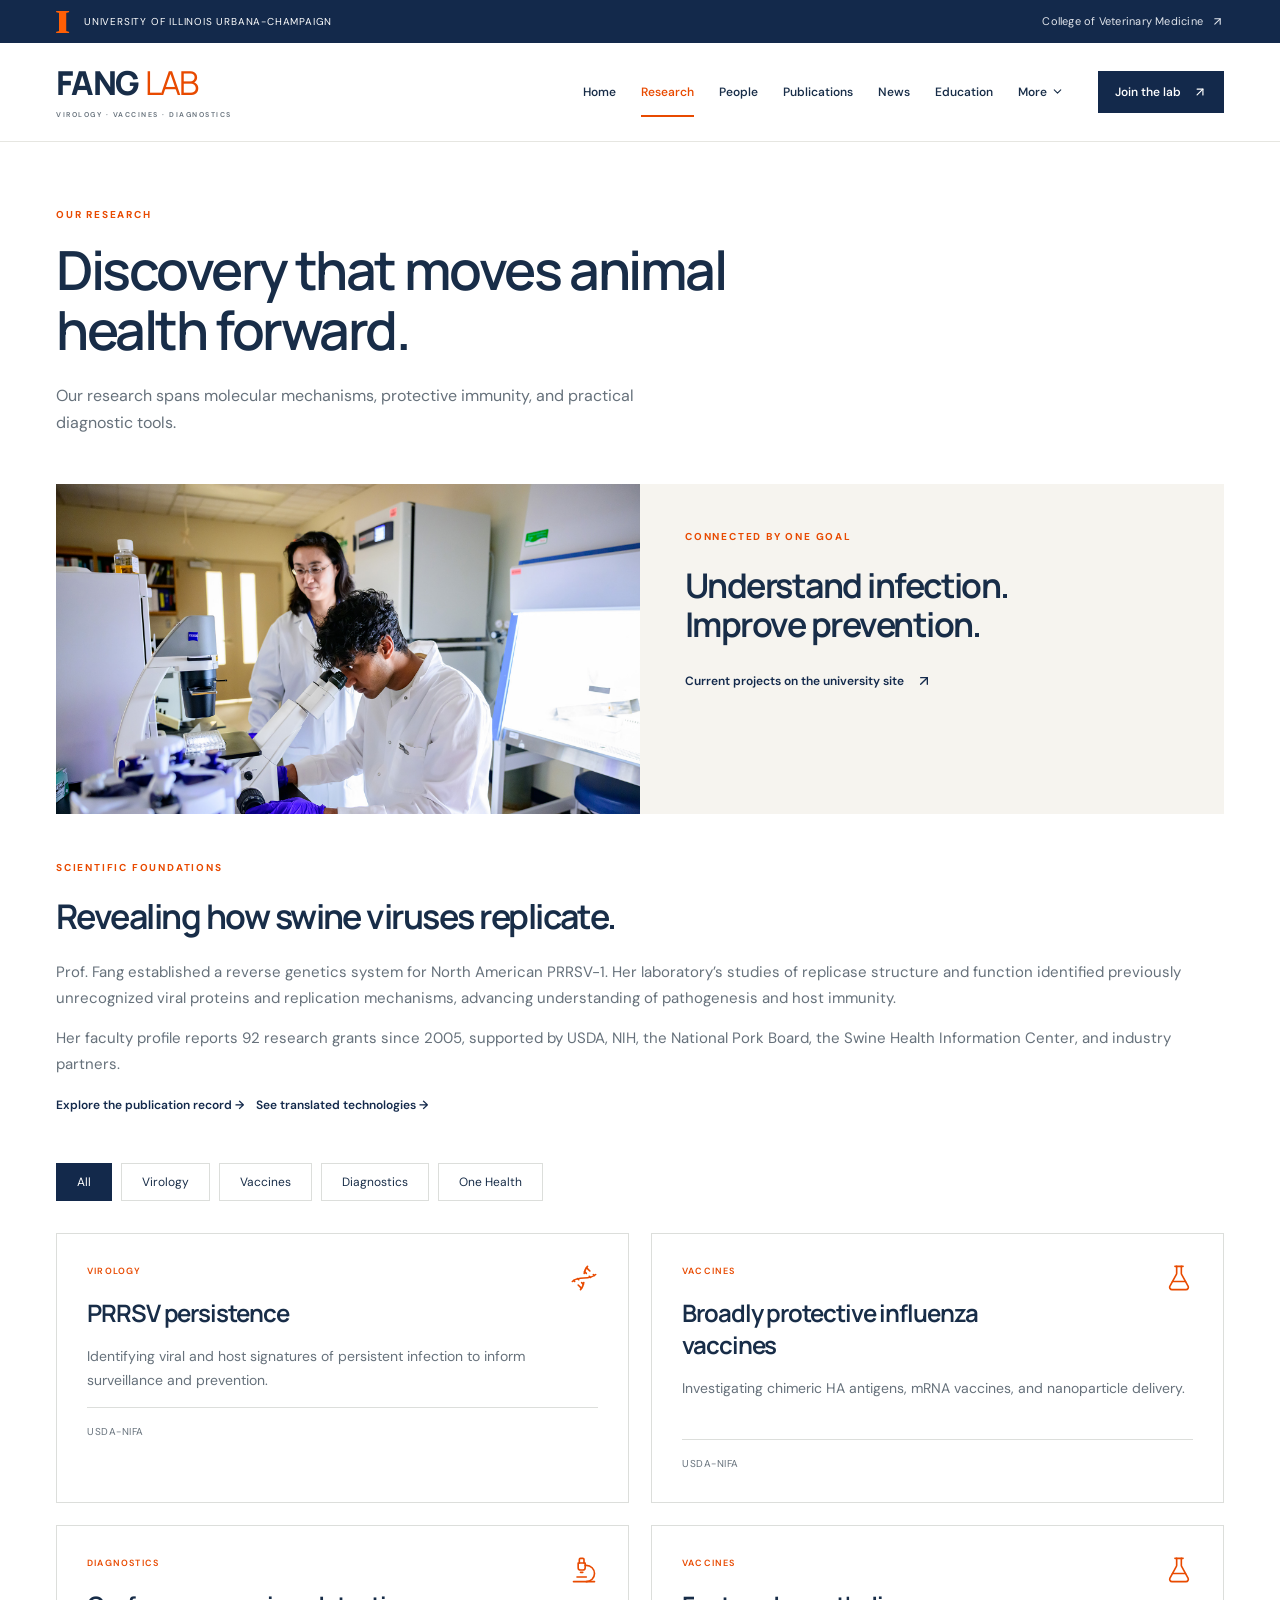
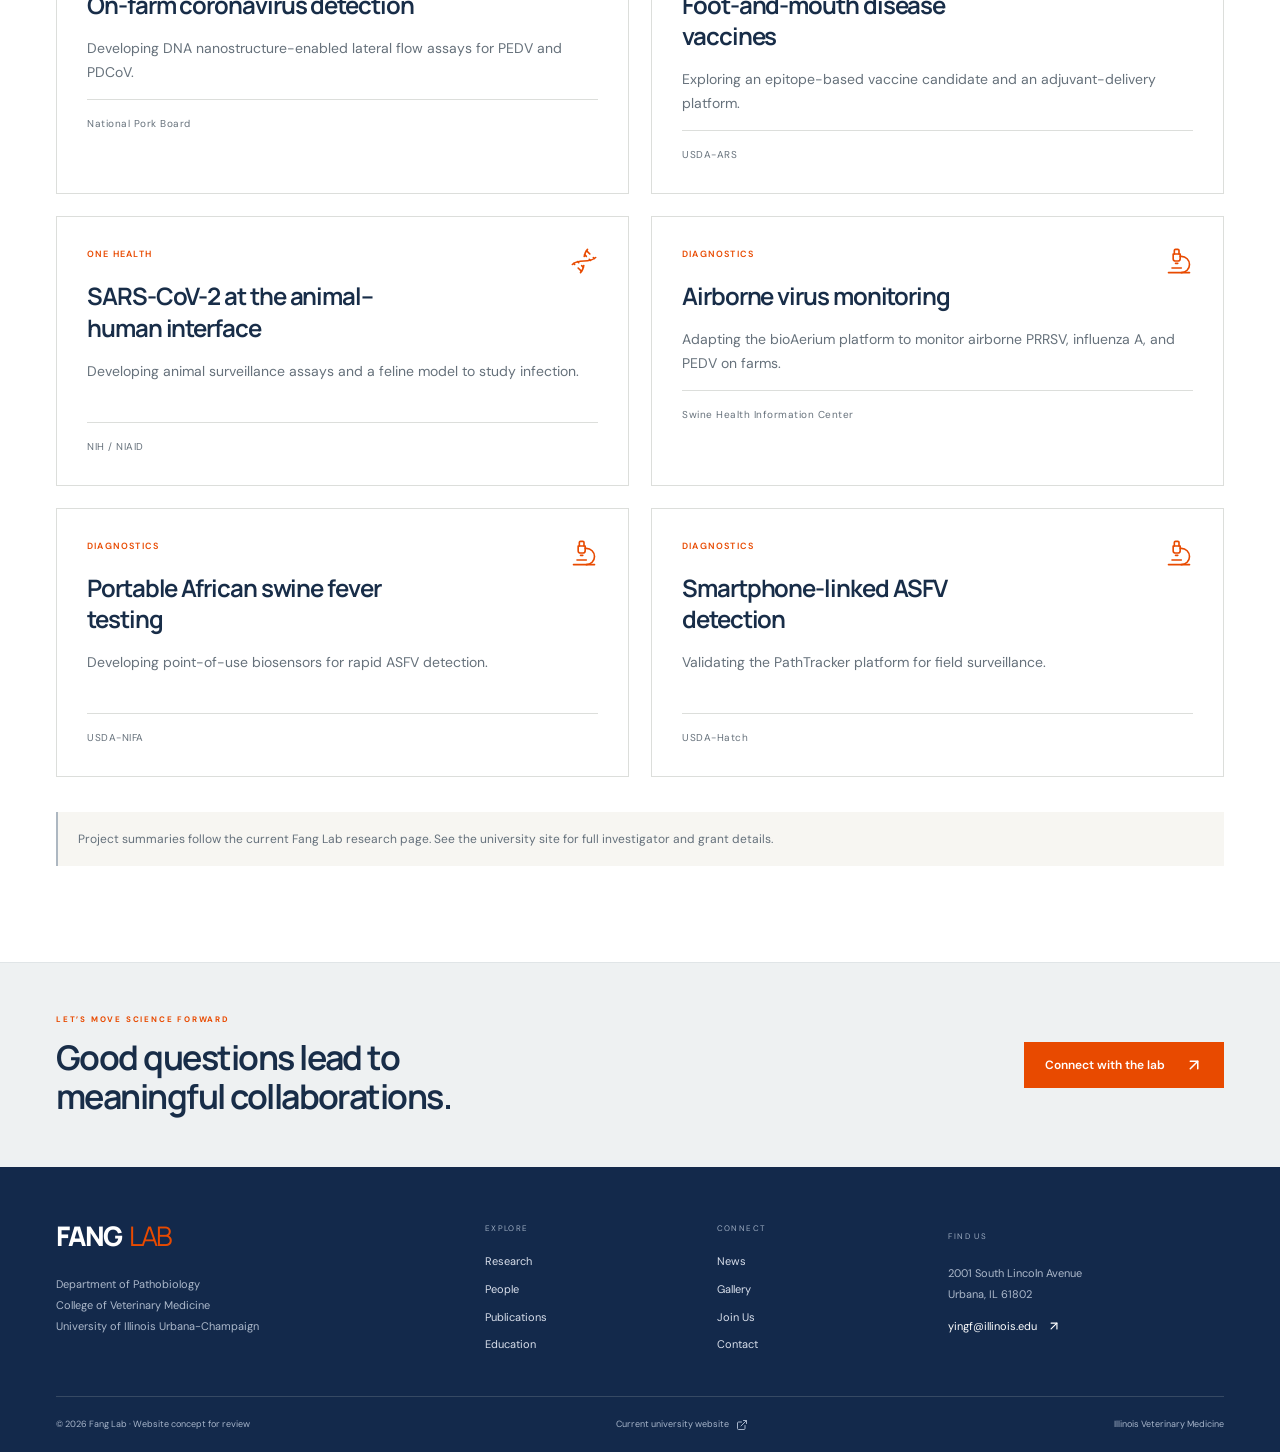
<file: research.html>
<!doctype html>
<html lang="en">
<head>
<meta charset="utf-8">
<meta name="viewport" content="width=device-width, initial-scale=1">
<title>Research | Fang Lab | Illinois</title>
<meta name="description" content="Research at the Fang Lab, University of Illinois Urbana-Champaign.">
<link rel="icon" href="favicon.svg" type="image/svg+xml">
<link rel="stylesheet" href="styles.css">
<script src="script.js" defer></script>
<noscript><style>.menu-toggle,.more{display:none}.more-wrap .dropdown{display:block!important;position:static}.navigation{display:flex;flex-wrap:wrap}.filter-bar,.publication-tools{display:none}@media(max-width:800px){.navigation{position:static;box-shadow:none;padding:10px;max-height:none}.header-inner{height:auto;flex-wrap:wrap;padding:15px 0}.navigation .dropdown a{padding:5px}}</style></noscript>
</head>
<body data-page="research">
<a class="skip" href="#main">Skip to content</a>
<div class="institution">
<div class="wrap institution-inner">
<a href="https://illinois.edu" target="_blank" rel="noreferrer"><b class="block-i">I</b><span>UNIVERSITY OF ILLINOIS URBANA-CHAMPAIGN</span></a><a href="https://vetmed.illinois.edu" class="" target="_blank" rel="noreferrer">College of Veterinary Medicine <svg xmlns="http://www.w3.org/2000/svg" width="13" height="13" viewBox="0 0 24 24" fill="none" stroke="currentColor" stroke-width="2" stroke-linecap="round" stroke-linejoin="round" class="lucide lucide-arrow-up-right" aria-hidden="true"><path d="M7 7h10v10"></path><path d="M7 17 17 7"></path></svg></a>
</div>
</div>
<header>
<div class="wrap header-inner">
<a class="wordmark" href="index.html">FANG<span>LAB</span><small>VIROLOGY · VACCINES · DIAGNOSTICS</small></a>
<nav class="navigation" aria-label="Main navigation">
<a href="index.html">Home</a><a href="research.html" aria-current="page">Research</a><a href="people.html">People</a><a href="publications.html">Publications</a><a href="news.html">News</a><a href="education.html">Education</a>
<div class="more-wrap">
<button class="more" aria-expanded="false">
More <svg xmlns="http://www.w3.org/2000/svg" width="13" height="13" viewBox="0 0 24 24" fill="none" stroke="currentColor" stroke-width="2" stroke-linecap="round" stroke-linejoin="round" class="lucide lucide-chevron-down" aria-hidden="true"><path d="m6 9 6 6 6-6"></path></svg>
</button>
<div class="dropdown">
<a href="innovation.html">Innovation &amp; IP</a><a href="outreach.html">Outreach</a><a href="gallery.html">Gallery</a><a href="join.html">Join Us</a><a href="contact.html">Contact</a>
</div>
</div>
<a class="join-nav" href="join.html">Join the lab <svg xmlns="http://www.w3.org/2000/svg" width="14" height="14" viewBox="0 0 24 24" fill="none" stroke="currentColor" stroke-width="2" stroke-linecap="round" stroke-linejoin="round" class="lucide lucide-arrow-up-right" aria-hidden="true"><path d="M7 7h10v10"></path><path d="M7 17 17 7"></path></svg></a>
</nav>
<button class="menu-toggle" aria-label="Open navigation" aria-expanded="false">
<svg xmlns="http://www.w3.org/2000/svg" width="24" height="24" viewBox="0 0 24 24" fill="none" stroke="currentColor" stroke-width="2" stroke-linecap="round" stroke-linejoin="round" class="lucide lucide-menu" aria-hidden="true"><path d="M4 5h16"></path><path d="M4 12h16"></path><path d="M4 19h16"></path></svg>
</button>
</div>
</header>
<main id="main" tabindex="-1">
<div class="wrap section page-section">
<div class="page-heading">
<div class="eyebrow">
OUR RESEARCH
</div>
<h1>
Discovery that moves animal health forward.
</h1>
<p>
Our research spans molecular mechanisms, protective immunity, and practical diagnostic tools.
</p>
</div>
<div class="research-banner">
<img src="images/lab-research.jpg" alt="Researcher at work in the Fang Lab"/>
<div>
<span class="eyebrow">CONNECTED BY ONE GOAL</span>
<h2>
Understand infection.<br/>Improve prevention.
</h2>
<a href="https://vetmed.illinois.edu/fang-lab/research/" class="text-link" target="_blank" rel="noreferrer">Current projects on the university site <svg xmlns="http://www.w3.org/2000/svg" width="16" height="16" viewBox="0 0 24 24" fill="none" stroke="currentColor" stroke-width="2" stroke-linecap="round" stroke-linejoin="round" class="lucide lucide-arrow-up-right" aria-hidden="true"><path d="M7 7h10v10"></path><path d="M7 17 17 7"></path></svg></a>
</div>
</div>
<section aria-label="Scientific contributions" style="margin:45px 0"><div class="eyebrow">SCIENTIFIC FOUNDATIONS</div><h2 style="font-size:34px">Revealing how swine viruses replicate.</h2>
<p>Prof. Fang established a reverse genetics system for North American PRRSV-1. Her laboratory’s studies of replicase structure and function identified previously unrecognized viral proteins and replication mechanisms, advancing understanding of pathogenesis and host immunity.</p>
<p>Her faculty profile reports 92 research grants since 2005, supported by USDA, NIH, the National Pork Board, the Swine Health Information Center, and industry partners.</p>
<p><a class="text-link" href="publications.html">Explore the publication record →</a> &nbsp; <a class="text-link" href="innovation.html">See translated technologies →</a></p></section>
<div class="filter-bar" aria-label="Filter projects">
<button aria-pressed="true" class="selected">
All
</button>
<button aria-pressed="false" class="">
Virology
</button>
<button aria-pressed="false" class="">
Vaccines
</button>
<button aria-pressed="false" class="">
Diagnostics
</button>
<button aria-pressed="false" class="">
One Health
</button>
</div>
<div class="project-grid">
<article class="project">
<svg xmlns="http://www.w3.org/2000/svg" width="28" height="28" viewBox="0 0 24 24" fill="none" stroke="currentColor" stroke-width="1.4" stroke-linecap="round" stroke-linejoin="round" class="lucide lucide-dna" aria-hidden="true"><path d="m10 16 1.5 1.5"></path><path d="m14 8-1.5-1.5"></path><path d="M15 2c-1.798 1.998-2.518 3.995-2.807 5.993"></path><path d="m16.5 10.5 1 1"></path><path d="m17 6-2.891-2.891"></path><path d="M2 15c6.667-6 13.333 0 20-6"></path><path d="m20 9 .891.891"></path><path d="M3.109 14.109 4 15"></path><path d="m6.5 12.5 1 1"></path><path d="m7 18 2.891 2.891"></path><path d="M9 22c1.798-1.998 2.518-3.995 2.807-5.993"></path></svg><span class="mini-label">Virology</span>
<h3>
PRRSV persistence
</h3>
<p>
Identifying viral and host signatures of persistent infection to inform surveillance and prevention.
</p>
<div class="grant">
USDA-NIFA
</div>
</article>
<article class="project">
<svg xmlns="http://www.w3.org/2000/svg" width="28" height="28" viewBox="0 0 24 24" fill="none" stroke="currentColor" stroke-width="1.4" stroke-linecap="round" stroke-linejoin="round" class="lucide lucide-flask-conical" aria-hidden="true"><path d="M14 2v6a2 2 0 0 0 .245.96l5.51 10.08A2 2 0 0 1 18 22H6a2 2 0 0 1-1.755-2.96l5.51-10.08A2 2 0 0 0 10 8V2"></path><path d="M6.453 15h11.094"></path><path d="M8.5 2h7"></path></svg><span class="mini-label">Vaccines</span>
<h3>
Broadly protective influenza vaccines
</h3>
<p>
Investigating chimeric HA antigens, mRNA vaccines, and nanoparticle delivery.
</p>
<div class="grant">
USDA-NIFA
</div>
</article>
<article class="project">
<svg xmlns="http://www.w3.org/2000/svg" width="28" height="28" viewBox="0 0 24 24" fill="none" stroke="currentColor" stroke-width="1.4" stroke-linecap="round" stroke-linejoin="round" class="lucide lucide-microscope" aria-hidden="true"><path d="M6 18h8"></path><path d="M3 22h18"></path><path d="M14 22a7 7 0 1 0 0-14h-1"></path><path d="M9 14h2"></path><path d="M9 12a2 2 0 0 1-2-2V6h6v4a2 2 0 0 1-2 2Z"></path><path d="M12 6V3a1 1 0 0 0-1-1H9a1 1 0 0 0-1 1v3"></path></svg><span class="mini-label">Diagnostics</span>
<h3>
On-farm coronavirus detection
</h3>
<p>
Developing DNA nanostructure-enabled lateral flow assays for PEDV and PDCoV.
</p>
<div class="grant">
National Pork Board
</div>
</article>
<article class="project">
<svg xmlns="http://www.w3.org/2000/svg" width="28" height="28" viewBox="0 0 24 24" fill="none" stroke="currentColor" stroke-width="1.4" stroke-linecap="round" stroke-linejoin="round" class="lucide lucide-flask-conical" aria-hidden="true"><path d="M14 2v6a2 2 0 0 0 .245.96l5.51 10.08A2 2 0 0 1 18 22H6a2 2 0 0 1-1.755-2.96l5.51-10.08A2 2 0 0 0 10 8V2"></path><path d="M6.453 15h11.094"></path><path d="M8.5 2h7"></path></svg><span class="mini-label">Vaccines</span>
<h3>
Foot-and-mouth disease vaccines
</h3>
<p>
Exploring an epitope-based vaccine candidate and an adjuvant-delivery platform.
</p>
<div class="grant">
USDA-ARS
</div>
</article>
<article class="project">
<svg xmlns="http://www.w3.org/2000/svg" width="28" height="28" viewBox="0 0 24 24" fill="none" stroke="currentColor" stroke-width="1.4" stroke-linecap="round" stroke-linejoin="round" class="lucide lucide-dna" aria-hidden="true"><path d="m10 16 1.5 1.5"></path><path d="m14 8-1.5-1.5"></path><path d="M15 2c-1.798 1.998-2.518 3.995-2.807 5.993"></path><path d="m16.5 10.5 1 1"></path><path d="m17 6-2.891-2.891"></path><path d="M2 15c6.667-6 13.333 0 20-6"></path><path d="m20 9 .891.891"></path><path d="M3.109 14.109 4 15"></path><path d="m6.5 12.5 1 1"></path><path d="m7 18 2.891 2.891"></path><path d="M9 22c1.798-1.998 2.518-3.995 2.807-5.993"></path></svg><span class="mini-label">One Health</span>
<h3>
SARS-CoV-2 at the animal–human interface
</h3>
<p>
Developing animal surveillance assays and a feline model to study infection.
</p>
<div class="grant">
NIH / NIAID
</div>
</article>
<article class="project">
<svg xmlns="http://www.w3.org/2000/svg" width="28" height="28" viewBox="0 0 24 24" fill="none" stroke="currentColor" stroke-width="1.4" stroke-linecap="round" stroke-linejoin="round" class="lucide lucide-microscope" aria-hidden="true"><path d="M6 18h8"></path><path d="M3 22h18"></path><path d="M14 22a7 7 0 1 0 0-14h-1"></path><path d="M9 14h2"></path><path d="M9 12a2 2 0 0 1-2-2V6h6v4a2 2 0 0 1-2 2Z"></path><path d="M12 6V3a1 1 0 0 0-1-1H9a1 1 0 0 0-1 1v3"></path></svg><span class="mini-label">Diagnostics</span>
<h3>
Airborne virus monitoring
</h3>
<p>
Adapting the bioAerium platform to monitor airborne PRRSV, influenza A, and PEDV on farms.
</p>
<div class="grant">
Swine Health Information Center
</div>
</article>
<article class="project">
<svg xmlns="http://www.w3.org/2000/svg" width="28" height="28" viewBox="0 0 24 24" fill="none" stroke="currentColor" stroke-width="1.4" stroke-linecap="round" stroke-linejoin="round" class="lucide lucide-microscope" aria-hidden="true"><path d="M6 18h8"></path><path d="M3 22h18"></path><path d="M14 22a7 7 0 1 0 0-14h-1"></path><path d="M9 14h2"></path><path d="M9 12a2 2 0 0 1-2-2V6h6v4a2 2 0 0 1-2 2Z"></path><path d="M12 6V3a1 1 0 0 0-1-1H9a1 1 0 0 0-1 1v3"></path></svg><span class="mini-label">Diagnostics</span>
<h3>
Portable African swine fever testing
</h3>
<p>
Developing point-of-use biosensors for rapid ASFV detection.
</p>
<div class="grant">
USDA-NIFA
</div>
</article>
<article class="project">
<svg xmlns="http://www.w3.org/2000/svg" width="28" height="28" viewBox="0 0 24 24" fill="none" stroke="currentColor" stroke-width="1.4" stroke-linecap="round" stroke-linejoin="round" class="lucide lucide-microscope" aria-hidden="true"><path d="M6 18h8"></path><path d="M3 22h18"></path><path d="M14 22a7 7 0 1 0 0-14h-1"></path><path d="M9 14h2"></path><path d="M9 12a2 2 0 0 1-2-2V6h6v4a2 2 0 0 1-2 2Z"></path><path d="M12 6V3a1 1 0 0 0-1-1H9a1 1 0 0 0-1 1v3"></path></svg><span class="mini-label">Diagnostics</span>
<h3>
Smartphone-linked ASFV detection
</h3>
<p>
Validating the PathTracker platform for field surveillance.
</p>
<div class="grant">
USDA-Hatch
</div>
</article>
</div>
<p class="editor-note">
Project summaries follow the current Fang Lab research page. See the university site for full investigator and grant details.
</p>
</div>
</main>
<section class="footer-cta">
<div class="wrap">
<div>
<span class="eyebrow">LET’S MOVE SCIENCE FORWARD</span>
<h2>
Good questions lead to<br/>meaningful collaborations.
</h2>
</div>
<a class="button orange" href="contact.html">Connect with the lab <svg xmlns="http://www.w3.org/2000/svg" width="18" height="18" viewBox="0 0 24 24" fill="none" stroke="currentColor" stroke-width="2" stroke-linecap="round" stroke-linejoin="round" class="lucide lucide-arrow-up-right" aria-hidden="true"><path d="M7 7h10v10"></path><path d="M7 17 17 7"></path></svg></a>
</div>
</section>
<footer>
<div class="wrap footer-top">
<div>
<a class="wordmark" href="index.html">FANG<span>LAB</span></a>
<p>
Department of Pathobiology<br/>College of Veterinary Medicine<br/>University of Illinois Urbana-Champaign
</p>
</div>
<div class="footer-links">
<span>EXPLORE</span><a href="research.html" aria-current="page">Research</a><a href="people.html">People</a><a href="publications.html">Publications</a><a href="education.html">Education</a>
</div>
<div class="footer-links">
<span>CONNECT</span><a href="news.html">News</a><a href="gallery.html">Gallery</a><a href="join.html">Join Us</a><a href="contact.html">Contact</a>
</div>
<div class="footer-address">
<span>FIND US</span>
<p>
2001 South Lincoln Avenue<br/>Urbana, IL 61802
</p>
<a href="mailto:yingf@illinois.edu">yingf@illinois.edu <svg xmlns="http://www.w3.org/2000/svg" width="14" height="14" viewBox="0 0 24 24" fill="none" stroke="currentColor" stroke-width="2" stroke-linecap="round" stroke-linejoin="round" class="lucide lucide-arrow-up-right" aria-hidden="true"><path d="M7 7h10v10"></path><path d="M7 17 17 7"></path></svg></a>
</div>
</div>
<div class="wrap footer-bottom">
<span>© 2026 Fang Lab · Website concept for review</span><a href="https://vetmed.illinois.edu/fang-lab/" class="" target="_blank" rel="noreferrer">Current university website <svg xmlns="http://www.w3.org/2000/svg" width="12" height="12" viewBox="0 0 24 24" fill="none" stroke="currentColor" stroke-width="2" stroke-linecap="round" stroke-linejoin="round" class="lucide lucide-external-link" aria-hidden="true"><path d="M15 3h6v6"></path><path d="M10 14 21 3"></path><path d="M18 13v6a2 2 0 0 1-2 2H5a2 2 0 0 1-2-2V8a2 2 0 0 1 2-2h6"></path></svg></a><a href="https://vetmed.illinois.edu" class="" target="_blank" rel="noreferrer">Illinois Veterinary Medicine</a>
</div>
</footer>
</body>
</html>
</file>
<file: styles.css>
@import url('https://fonts.googleapis.com/css2?family=DM+Sans:wght@400;450;500;550;600;650;700&family=Manrope:wght@400;500;600;650;700;750;800&display=swap');

:root{
  --navy:#13294b;
  --orange:#e84a00;
  --ink:#182d48;
  --cream:#f6f4ef;
  --muted:#66717b;
  --line:#dcdedb
}
*{
  box-sizing:border-box
}
html{
  scroll-behavior:smooth
}
body{
  margin:0;
  color:var(--ink);
  font-family:'DM Sans',Arial,sans-serif;
  font-size:15px;
  line-height:1.7;
  background:#fff
}
a{
  color:inherit;
  text-decoration:none
}
button,input,select{
  font:inherit
}
button,a,input,select,summary{
  -webkit-tap-highlight-color:transparent
}
button{
  cursor:pointer
}
img{
  display:block;
  max-width:100%
}
button{
  color:inherit
}
h1,h2,h3,p{
  margin-top:0
}
h1,h2,h3{
  font-family:'Manrope','DM Sans',Arial,sans-serif;
  line-height:1.15;
  letter-spacing:-.045em
}
h2{
  font-size:42px;
  font-weight:650
}
h3{
  font-size:23px;
  font-weight:650
}
p{
  color:var(--muted)
}
em{
  font-family:Georgia,serif;
  font-weight:400
}
svg{
  flex-shrink:0
}
a:focus-visible,button:focus-visible,summary:focus-visible,input:focus-visible,select:focus-visible{
  outline:3px solid var(--orange);
  outline-offset:5px
}
.wrap{
  width:min(1240px,calc(100% - 112px));
  margin:auto
}
.institution{
  background:var(--navy);
  color:white;
  font-size:10px;
  letter-spacing:.08em
}
.institution-inner{
  display:flex;
  align-items:center;
  justify-content:space-between;
  height:43px
}
.institution a{
  display:flex;
  align-items:center;
  gap:14px
}
.block-i{
  font-family:Georgia,serif;
  color:#ff5f05;
  font-size:34px;
  line-height:1;
  text-shadow:1px 0 #ff5f05,-1px 0 #ff5f05
}
.institution a:last-child{
  letter-spacing:.02em;
  font-size:11px;
  gap:8px;
  color:#e0e4eb
}
header{
  background:white;
  border-bottom:1px solid #e6e6e1;
  position:sticky;
  top:0;
  z-index:50
}
.header-inner{
  height:98px;
  display:flex;
  align-items:center;
  justify-content:space-between;
  gap:20px
}
.wordmark{
  font-family:'Manrope',sans-serif;
  font-size:33px;
  letter-spacing:-1.6px;
  font-weight:800;
  line-height:1
}
.wordmark span{
  color:var(--orange);
  font-weight:400;
  margin-left:7px
}
.wordmark small{
  display:block;
  font-family:'DM Sans',Arial,sans-serif;
  letter-spacing:1.5px;
  font-size:7px;
  color:var(--muted);
  margin-top:12px;
  font-weight:600
}
.navigation{
  display:flex;
  align-items:center;
  gap:25px;
  font-size:12px;
  font-weight:550
}
.navigation>a:not(.join-nav){
  padding:38px 0;
  position:relative
}
.navigation a[aria-current=page]{
  color:var(--orange)
}
.navigation>a[aria-current=page]:after{
  position:absolute;
  bottom:23px;
  left:0;
  right:0;
  height:2px;
  background:var(--orange);
  content:''
}
.join-nav{
  display:flex;
  align-items:center;
  gap:12px;
  background:var(--navy);
  color:#fff;
  padding:11px 17px;
  margin-left:9px
}
.more{
  display:flex;
  align-items:center;
  gap:4px;
  border:0;
  padding:0;
  background:none;
  font-size:12px
}
.more.active{
  color:var(--orange)
}
.more-wrap{
  position:relative
}
.dropdown{
  position:absolute;
  top:32px;
  left:-20px;
  background:#fff;
  padding:12px;
  box-shadow:0 8px 30px #13294b20;
  min-width:190px;
  border:1px solid var(--line)
}
.dropdown a{
  display:block;
  padding:8px 12px
}
.dropdown a:hover{
  background:var(--cream)
}
.menu-toggle{
  display:none;
  background:none;
  border:0
}
.hero{
  display:grid;
  grid-template-columns:46% 54%;
  background:var(--cream);
  min-height:650px
}
.hero-text{
  padding:59px 38px 38px max(56px,calc((100vw - 1240px)/2));
  display:flex;
  flex-direction:column;
  align-items:flex-start
}
.eyebrow{
  color:var(--orange);
  font-size:10px;
  font-weight:700;
  letter-spacing:1.8px;
  margin-bottom:22px;
  display:flex;
  align-items:center;
  gap:8px;
  line-height:1.5
}
.orange-dot{
  width:6px;
  height:6px;
  background:var(--orange);
  border-radius:50%;
  display:inline-block
}
.hero h1{
  font-size:clamp(46px,4.4vw,67px);
  font-weight:650;
  line-height:1.04;
  margin-bottom:25px;
  letter-spacing:-.05em
}
.hero h1 em{
  color:var(--orange);
  font-size:1.04em;
  line-height:1.02;
  letter-spacing:-.045em
}
.hero-text>p{
  max-width:370px;
  font-size:14px;
  line-height:1.8;
  margin-bottom:25px
}
.hero-actions{
  display:flex;
  align-items:center;
  gap:23px;
  flex-wrap:wrap
}
.button{
  display:inline-flex;
  align-items:center;
  justify-content:center;
  gap:20px;
  padding:14px 21px;
  font-size:12px;
  font-weight:600;
  border:0;
  line-height:1.5;
  transition:background .2s,transform .2s
}
.button:hover{
  transform:translateY(-2px)
}
.orange{
  background:var(--orange);
  color:white
}
.orange:hover{
  background:#c53d00
}
.navy{
  background:var(--navy);
  color:white
}
.navy:hover{
  background:#24446e
}
.text-link{
  display:inline-flex;
  align-items:center;
  gap:12px;
  font-size:12px;
  font-weight:600;
  color:var(--navy)
}
.text-link:hover{
  color:var(--orange)
}
.hero-affiliation{
  border-top:1px solid #d9ddd9;
  margin-top:35px;
  padding-top:20px;
  width:100%;
  font-size:8px;
  letter-spacing:1.2px;
  font-weight:650;
  line-height:1.7
}
.hero-affiliation span{
  font-weight:400;
  letter-spacing:.2px;
  font-size:10px;
  color:var(--muted)
}
.hero-image{
  position:relative;
  min-height:650px;
  overflow:hidden
}
.hero-image>img{
  height:100%;
  width:100%;
  object-fit:cover;
  object-position:48% center;
  position:absolute
}
.photo-shade{
  position:absolute;
  inset:0;
  background:linear-gradient(0deg,rgba(9,26,47,.82),transparent 55%)
}
.image-label{
  position:absolute;
  left:42px;
  bottom:33px;
  color:white
}
.image-label>span{
  font-size:9px;
  letter-spacing:2px
}
.image-label>span:before{
  content:'';
  display:inline-block;
  width:22px;
  height:1px;
  background:#ff7a3d;
  vertical-align:middle;
  margin-right:10px
}
.image-label p{
  color:white;
  font-size:22px;
  font-weight:450;
  line-height:1.45;
  margin:12px 0 0;
  letter-spacing:-.4px
}
.image-index{
  position:absolute;
  bottom:35px;
  right:29px;
  font-size:8px;
  color:#fff;
  letter-spacing:1.4px;
  writing-mode:vertical-rl
}
.focus-strip{
  border-bottom:1px solid var(--line)
}
.focus-strip>.wrap{
  display:flex;
  align-items:center;
  justify-content:space-between;
  height:85px;
  gap:20px
}
.focus-strip span{
  font-size:8px;
  letter-spacing:1.5px;
  color:var(--muted)
}
.focus-strip b{
  font-size:13px;
  font-weight:500
}
.focus-strip i{
  width:3px;
  height:3px;
  background:#b4bdc4;
  border-radius:50%
}
.focus-strip a{
  color:var(--orange)
}
.section{
  padding-top:84px;
  padding-bottom:84px
}
.section-top{
  display:flex;
  justify-content:space-between;
  align-items:flex-end;
  gap:70px;
  margin-bottom:40px
}
.section-top h2{
  margin:0;
  min-width:400px
}
.section-top h2 em{
  color:var(--orange)
}
.section-top>p{
  width:430px;
  margin:0 0 5px;
  font-size:14px
}
.section-top .eyebrow{
  margin-bottom:17px
}
.compact{
  align-items:center
}
.compact h2{
  min-width:0
}
.research-grid{
  display:grid;
  grid-template-columns:repeat(3,1fr);
  border:1px solid var(--line)
}
.research-card{
  padding:29px 30px 0;
  border-right:1px solid var(--line);
  display:flex;
  flex-direction:column;
  transition:background .2s
}
.research-card:last-child{
  border:0
}
.research-card:hover{
  background:var(--cream)
}
.card-top{
  display:flex;
  justify-content:space-between;
  align-items:center;
  margin-bottom:36px
}
.card-top span{
  font-size:11px;
  color:#858f98
}
.card-top svg{
  color:var(--orange)
}
.mini-label{
  font-size:9px;
  color:var(--orange);
  letter-spacing:1.2px;
  font-weight:600;
  text-transform:uppercase;
  margin-bottom:13px
}
.mini-label span{
  color:var(--muted)
}
.research-card h3{
  font-size:24px;
  line-height:1.25;
  max-width:250px;
  min-height:60px
}
.research-card p{
  font-size:12px;
  line-height:1.8;
  margin-bottom:30px
}
.card-end{
  margin-top:auto;
  border-top:1px solid var(--line);
  padding:18px 0;
  display:flex;
  align-items:center;
  justify-content:space-between;
  font-size:11px;
  font-weight:550
}
.card-end svg{
  color:var(--orange)
}
.pi-band{
  background:var(--navy);
  color:white
}
.pi-inner{
  display:grid;
  grid-template-columns:220px 1fr 230px;
  gap:55px;
  align-items:center;
  padding:46px 0
}
.pi-inner>img{
  width:220px;
  height:275px;
  object-fit:cover;
  object-position:center 15%
}
.pi-inner .eyebrow{
  color:#ff8b55;
  font-size:8px
}
.pi-inner h2{
  font-size:37px;
  margin-bottom:16px
}
.pi-inner p{
  color:#bac5d5;
  font-size:12px;
  max-width:400px
}
.pi-inner .pi-title{
  color:white;
  font-size:15px;
  line-height:1.5
}
.pi-inner .text-link{
  color:white;
  margin-top:6px
}
.pi-aside{
  border-left:1px solid #41516a;
  padding-left:45px
}
.pi-aside>span{
  font-size:8px;
  letter-spacing:1.6px;
  color:#a3b0c5
}
.pi-aside p{
  color:white;
  font-size:28px;
  line-height:1.55;
  margin:20px 0 0
}
.pi-aside em{
  color:#ff9464
}
.news-grid{
  display:grid;
  grid-template-columns:repeat(3,1fr);
  gap:29px
}
.news-image{
  height:205px;
  background:var(--cream);
  overflow:hidden;
  margin-bottom:24px
}
.news-image img{
  width:100%;
  height:100%;
  object-fit:cover;
  transition:transform .4s
}
.news-card:first-child img{
  object-position:50% 24%
}
.news-card:hover img{
  transform:scale(1.03)
}
.news-card .mini-label{
  font-size:8px;
  letter-spacing:.7px
}
.news-card h3{
  font-size:21px;
  line-height:1.4;
  margin-bottom:20px
}
.education-band{
  background:var(--cream);
  display:grid;
  grid-template-columns:1.2fr .55fr .8fr;
  align-items:center;
  gap:32px;
  padding:43px 45px;
  margin-bottom:55px;
  border-left:3px solid var(--orange)
}
.education-band .eyebrow{
  font-size:8px;
  margin-bottom:13px
}
.education-band h2{
  font-size:31px;
  margin-bottom:15px
}
.education-band p{
  font-size:12px;
  max-width:390px;
  margin-bottom:22px
}
.education-band>svg{
  color:#b6b7b0
}
.edu-side{
  border-left:1px solid #d6d9d5;
  padding-left:30px
}
.edu-side span{
  font-size:8px;
  letter-spacing:1.2px;
  color:var(--muted)
}
.edu-side p{
  font-size:15px;
  line-height:1.9;
  margin:13px 0 0;
  color:var(--navy)
}
.support{
  display:flex;
  align-items:center;
  justify-content:space-between;
  gap:30px;
  padding:0 0 55px
}
.support>span{
  font-size:8px;
  letter-spacing:1.3px;
  color:var(--muted);
  max-width:85px
}
.support>div{
  font-family:'Manrope',sans-serif;
  font-size:23px;
  font-weight:800;
  color:#66778a;
  letter-spacing:-.7px
}
.support>div span{
  display:block;
  font-family:'DM Sans',sans-serif;
  font-size:8px;
  font-weight:400;
  letter-spacing:0;
  margin-top:1px
}
.footer-cta{
  background:#eef1f2;
  border-top:1px solid #e0e5e7
}
.footer-cta>.wrap{
  padding:50px 0;
  display:flex;
  justify-content:space-between;
  align-items:center;
  gap:25px
}
.footer-cta .eyebrow{
  font-size:8px;
  margin-bottom:13px
}
.footer-cta h2{
  font-size:34px;
  margin-bottom:0
}
footer{
  background:var(--navy);
  color:white
}
.footer-top{
  display:grid;
  grid-template-columns:2fr 1fr 1fr 1.4fr;
  gap:35px;
  padding-top:55px;
  padding-bottom:42px
}
.footer-top .wordmark{
  font-size:27px
}
.footer-top p{
  color:#adb9cb;
  font-size:11px;
  line-height:1.9;
  margin:20px 0 0
}
.footer-links{
  display:flex;
  flex-direction:column;
  align-items:flex-start;
  gap:9px;
  font-size:11px;
  color:#d9dfeb
}
.footer-top span:not(.wordmark span){
  font-size:8px;
  letter-spacing:1.4px;
  color:#9cabc0;
  margin-bottom:8px
}
.footer-address>a{
  display:flex;
  align-items:center;
  gap:10px;
  font-size:11px;
  margin-top:12px
}
.footer-address p{
  margin-top:16px
}
.footer-bottom{
  border-top:1px solid #364963;
  display:flex;
  align-items:center;
  justify-content:space-between;
  gap:25px;
  font-size:9px;
  color:#a7b5ca;
  padding-top:20px;
  padding-bottom:20px
}
.footer-bottom a{
  display:flex;
  align-items:center;
  gap:7px
}
.page-section{
  padding-top:65px;
  min-height:65vh
}
.page-heading{
  max-width:800px;
  margin-bottom:48px
}
.page-heading .eyebrow{
  margin-bottom:17px
}
.page-heading h1{
  font-size:54px;
  font-weight:600;
  line-height:1.12;
  max-width:750px;
  margin-bottom:22px
}
.page-heading>p{
  font-size:16px;
  max-width:650px
}
.research-banner{
  display:grid;
  grid-template-columns:1fr 1fr;
  background:var(--cream);
  margin-bottom:46px
}
.research-banner>img{
  height:330px;
  width:100%;
  object-fit:cover
}
.research-banner>div{
  padding:45px
}
.research-banner h2{
  font-size:34px
}
.research-banner p{
  font-size:14px
}
.filter-bar{
  display:flex;
  gap:9px;
  align-items:center;
  flex-wrap:wrap;
  margin-bottom:32px
}
.filter-bar button{
  background:white;
  border:1px solid var(--line);
  font-size:12px;
  padding:8px 20px
}
.filter-bar .selected{
  background:var(--navy);
  border-color:var(--navy);
  color:white
}
.filter-label{
  font-size:9px;
  letter-spacing:1.3px;
  color:var(--muted);
  margin-right:18px
}
.project-grid{
  display:grid;
  grid-template-columns:repeat(2,1fr);
  gap:22px
}
.project{
  border:1px solid var(--line);
  padding:30px;
  position:relative
}
.project>svg{
  color:var(--orange);
  float:right
}
.project .mini-label{
  display:block;
  margin-bottom:18px
}
.project h3{
  font-size:24px;
  line-height:1.3;
  max-width:360px
}
.project p{
  font-size:14px;
  min-height:48px
}
.grant{
  font-size:10px;
  letter-spacing:.5px;
  border-top:1px solid var(--line);
  padding-top:15px;
  color:var(--muted)
}
.editor-note{
  background:#f7f6f2;
  border-left:2px solid #adb7c1;
  padding:17px 20px;
  font-size:12px;
  margin-top:35px;
  color:#64707b
}
.pi-profile{
  display:grid;
  grid-template-columns:310px 1fr;
  gap:65px;
  margin-bottom:65px;
  background:var(--cream);
  padding:35px
}
.pi-profile>img{
  width:310px;
  height:365px;
  object-fit:cover;
  object-position:center 20%
}
.pi-profile>div{
  padding:20px 25px 10px 0
}
.pi-profile h2{
  margin-bottom:17px
}
.pi-profile p{
  font-size:14px
}
.pi-profile .lead{
  font-size:19px;
  color:var(--navy);
  max-width:500px
}
.button-row{
  display:flex;
  align-items:center;
  gap:25px;
  flex-wrap:wrap;
  margin-top:25px
}
.people-grid{
  display:grid;
  grid-template-columns:repeat(4,1fr);
  gap:30px
}
.person img,.person .initials{
  height:270px;
  width:100%;
  object-fit:cover;
  object-position:center 15%;
  background:#f2f0eb
}
.person .initials{
  display:flex;
  align-items:center;
  justify-content:center;
  color:#8695a6;
  font-family:Georgia,serif;
  font-size:65px;
  background:#e9edf0
}
.person h3{
  font-size:18px;
  margin:19px 0 7px;
  letter-spacing:-.5px
}
.person p,.person a{
  font-size:11px;
  margin:0;
  color:var(--muted)
}
.publication-tools{
  display:flex;
  justify-content:space-between;
  align-items:center;
  gap:25px;
  padding:22px 0;
  border-top:1px solid var(--line);
  border-bottom:1px solid var(--line);
  margin-bottom:10px
}
.search-field{
  display:flex;
  align-items:center;
  gap:14px;
  flex:1
}
.search-field svg{
  color:#77848f
}
.search-field input{
  border:0;
  background:none;
  width:100%;
  padding:8px;
  font-size:14px
}
.select-field{
  display:flex;
  align-items:center;
  gap:15px;
  font-size:11px;
  color:var(--muted)
}
.select-field select{
  border:1px solid var(--line);
  background:white;
  padding:8px;
  min-width:130px;
  color:var(--navy)
}
.publication{
  display:grid;
  grid-template-columns:100px 1fr;
  gap:25px;
  border-bottom:1px solid var(--line);
  padding:35px 0
}
.pub-year{
  font-size:28px;
  font-family:Georgia,serif;
  color:var(--orange)
}
.publication h3{
  font-size:24px;
  line-height:1.45;
  max-width:850px
}
.publication p{
  font-size:13px;
  margin-bottom:15px
}
.publication h3 a:hover{
  color:var(--orange)
}
.callout{
  background:var(--cream);
  padding:30px 35px;
  display:flex;
  justify-content:space-between;
  align-items:center;
  gap:35px;
  margin-top:45px
}
.callout h3{
  font-size:24px;
  margin-bottom:10px
}
.callout p{
  font-size:13px;
  max-width:670px;
  margin:0
}
.callout .button{
  flex-shrink:0
}
.empty{
  padding:65px 0;
  text-align:center
}
.empty svg{
  margin:0 auto 20px;
  color:var(--orange)
}
.empty h3{
  margin-bottom:10px
}
.empty p{
  font-size:14px
}
.news-row{
  display:grid;
  grid-template-columns:300px 1fr;
  gap:40px;
  padding:30px 0;
  border-bottom:1px solid var(--line)
}
.news-row>img{
  height:210px;
  width:100%;
  object-fit:cover;
  object-position:center 22%
}
.news-row h2{
  font-size:29px;
  line-height:1.3;
  margin-bottom:15px
}
.news-row p{
  font-size:14px;
  max-width:650px
}
.education-feature{
  display:grid;
  grid-template-columns:1fr 1fr;
  background:var(--navy);
  color:white
}
.education-feature>div{
  padding:40px
}
.education-feature>div>svg{
  color:#ff9464;
  margin-bottom:20px
}
.education-feature h2{
  font-size:36px;
  margin-bottom:20px
}
.education-feature p{
  color:#c4cedd;
  font-size:14px
}
.education-feature .small{
  font-size:11px;
  margin:12px 0 0;
  max-width:400px
}
.education-feature>img{
  width:100%;
  height:100%;
  object-fit:cover
}
.draft-label{
  font-size:8px;
  letter-spacing:1.1px;
  color:#ffad85;
  border:1px solid #65758d;
  display:inline-block;
  padding:5px 10px;
  margin-top:10px
}
.learning-grid{
  display:grid;
  grid-template-columns:repeat(3,1fr);
  gap:35px;
  margin-top:50px;
  margin-bottom:55px
}
.learning-grid article{
  border-top:1px solid var(--line);
  padding-top:25px
}
.learning-grid svg{
  color:var(--orange);
  margin-bottom:24px
}
.learning-grid h3{
  font-size:24px;
  margin-bottom:15px;
  line-height:1.3
}
.learning-grid p{
  font-size:14px
}
.two-col{
  display:grid;
  grid-template-columns:1fr 1.3fr;
  gap:80px;
  padding:35px 0
}
.two-col h2{
  font-size:36px
}
.accordion details{
  border-top:1px solid var(--line)
}
.accordion details:last-child{
  border-bottom:1px solid var(--line)
}
.accordion summary{
  padding:20px 0;
  display:flex;
  justify-content:space-between;
  align-items:center;
  font-size:15px;
  cursor:pointer;
  list-style:none
}
.accordion summary::-webkit-details-marker{
  display:none
}
.accordion details[open] summary svg{
  transform:rotate(180deg)
}
.accordion details p{
  font-size:13px;
  padding-right:25px
}
.outreach-hero{
  padding:55px;
  background:var(--cream);
  margin-bottom:50px;
  border-left:4px solid var(--orange)
}
.outreach-hero h2{
  font-size:42px
}
.outreach-hero p{
  max-width:650px;
  margin-bottom:30px
}
.gallery{
  display:grid;
  grid-template-columns:repeat(2,1fr);
  gap:25px
}
.gallery button{
  position:relative;
  background:var(--navy);
  border:0;
  padding:0;
  text-align:left;
  overflow:hidden
}
.gallery button:first-child{
  grid-column:span 2
}
.gallery button img{
  width:100%;
  height:320px;
  object-fit:cover;
  transition:transform .4s
}
.gallery button:first-child img{
  height:470px
}
.gallery button:hover img{
  transform:scale(1.025)
}
.gallery button span{
  color:white;
  padding:20px 25px;
  display:flex;
  align-items:center;
  justify-content:space-between;
  font-size:14px;
  position:relative;
  background:var(--navy)
}
.join-feature{
  display:grid;
  grid-template-columns:1fr 1fr;
  background:var(--cream)
}
.join-feature>img{
  height:100%;
  width:100%;
  object-fit:cover
}
.join-feature>div{
  padding:45px
}
.join-feature h2{
  font-size:36px
}
.join-feature p{
  font-size:14px
}
.join-feature .button{
  margin-top:15px
}
.contact-grid{
  display:grid;
  grid-template-columns:1.6fr 1fr;
  gap:35px
}
.contact-card{
  border:1px solid var(--line);
  padding:30px;
  display:flex;
  gap:28px;
  align-items:flex-start
}
.contact-card>img{
  width:150px;
  height:190px;
  object-fit:cover;
  object-position:center 20%
}
.contact-card h2{
  font-size:29px;
  margin-bottom:20px
}
.contact-card p{
  font-size:13px
}
.contact-card .eyebrow{
  font-size:8px
}
.visit{
  background:var(--cream);
  padding:35px
}
.visit>svg{
  color:var(--orange);
  margin-bottom:18px
}
.visit h3{
  font-size:23px
}
.visit p{
  font-size:13px
}
.visit hr{
  border:0;
  border-top:1px solid var(--line);
  margin:30px 0
}
.visit>a{
  font-size:13px
}
.lightbox{
  position:fixed;
  inset:0;
  background:rgba(7,19,36,.95);
  z-index:100;
  display:flex;
  align-items:center;
  justify-content:center;
  padding:60px 100px
}
.lightbox figure{
  margin:0;
  max-width:1100px;
  max-height:90vh
}
.lightbox figure>img{
  max-height:72vh;
  max-width:100%;
  object-fit:contain;
  margin:auto
}
.lightbox figcaption{
  color:white;
  margin-top:18px;
  font-size:14px
}
.lightbox figcaption span{
  float:right;
  color:#aeb9c9;
  font-size:12px
}
.lightbox figcaption p{
  color:#aeb9c9;
  font-size:12px;
  margin:5px 0 0
}
.lightbox button{
  position:absolute;
  border:1px solid #718096;
  background:transparent;
  color:white;
  padding:10px;
  display:flex
}
.lightbox-close{
  right:25px;
  top:25px
}
.lightbox-prev{
  left:25px
}
.lightbox-next{
  right:25px
}
.skip{
  position:fixed;
  top:-100px;
  left:10px;
  z-index:200;
  padding:10px;
  background:var(--orange);
  color:white
}
.skip:focus{
  top:10px
}
.sr-only{
  position:absolute;
  width:1px;
  height:1px;
  padding:0;
  margin:-1px;
  overflow:hidden;
  clip:rect(0,0,0,0);
  white-space:nowrap;
  border:0
}

@media(min-width:1500px){
  .hero{
  grid-template-columns:calc((100vw - 1240px)/2 + 570px) 1fr
}
.hero-text{
  padding-right:65px
}
.hero h1{
  font-size:70px
}

}

@media(max-width:1200px){
  .wrap{
  width:calc(100% - 72px)
}
.navigation{
  gap:17px
}
.hero-text{
  padding-left:36px
}
.hero h1{
  font-size:54px
}
.hero-actions{
  gap:15px
}
.hero-image,.hero{
  min-height:625px
}
.pi-inner{
  gap:35px;
  grid-template-columns:200px 1fr 180px
}
.pi-inner>img{
  width:200px
}
.pi-aside{
  padding-left:25px
}
.education-band{
  grid-template-columns:1.4fr .5fr
}
.edu-side{
  display:none
}
.people-grid{
  grid-template-columns:repeat(3,1fr)
}
.person img,.person .initials{
  height:310px
}
.contact-card{
  display:block
}
.contact-card>img{
  float:left;
  margin:0 22px 15px 0
}
.contact-card h2{
  font-size:25px
}
.contact-card .eyebrow{
  margin-bottom:12px
}

}

@media(max-width:1000px){
  .header-inner{
  height:85px
}
.navigation{
  gap:14px;
  font-size:11px
}
.navigation>a:not(.join-nav){
  padding:30px 0
}
.join-nav{
  padding:10px;
  margin-left:0;
  gap:6px
}
.wordmark{
  font-size:28px
}
.wordmark small{
  font-size:6px;
  letter-spacing:1px
}
.hero h1{
  font-size:48px
}
.hero-text{
  padding-top:45px
}
.hero-affiliation{
  margin-top:30px
}
.hero-image,.hero{
  min-height:600px
}
.hero-actions{
  flex-direction:column;
  align-items:flex-start
}
.hero-affiliation{
  margin-top:25px
}
.image-label{
  left:25px
}
.image-label p{
  font-size:20px
}
.focus-strip b{
  font-size:11px
}
.section-top{
  gap:35px
}
.section-top h2{
  min-width:300px;
  font-size:36px
}
.research-card{
  padding:23px 23px 0
}
.research-card h3{
  font-size:21px
}
.pi-inner{
  grid-template-columns:200px 1fr
}
.pi-aside{
  display:none
}
.news-image{
  height:175px
}
.news-card h3{
  font-size:20px
}
.footer-top{
  grid-template-columns:1.6fr 1fr 1fr
}
.footer-address{
  display:none
}
.pi-profile{
  gap:35px;
  grid-template-columns:260px 1fr
}
.pi-profile>img{
  width:260px;
  height:370px
}
.pi-profile>div{
  padding-right:0
}
.pi-profile h2{
  font-size:32px
}
.pi-profile .lead{
  font-size:17px
}
.research-banner>div{
  padding:30px
}
.research-banner h2{
  font-size:29px
}
.news-row{
  grid-template-columns:250px 1fr;
  gap:30px
}
.education-feature>div{
  padding:30px
}
.education-feature h2{
  font-size:31px
}
.contact-grid{
  grid-template-columns:1fr 1fr
}
.contact-card{
  padding:25px
}
.contact-card>img{
  float:none;
  margin:0 0 25px;
  width:150px
}
.two-col{
  gap:40px
}

}

@media(max-width:800px){
  .wrap{
  width:calc(100% - 40px)
}
.institution-inner{
  height:38px
}
.institution-inner>a:first-child span{
  font-size:8px;
  letter-spacing:.4px
}
.institution-inner>a:last-child{
  font-size:0;
  gap:0
}
.institution-inner>a:last-child svg{
  display:none
}
.block-i{
  font-size:29px
}
.header-inner{
  height:78px
}
.menu-toggle{
  display:block
}
.wordmark{
  font-size:29px
}
.navigation{
  display:none;
  position:absolute;
  top:78px;
  left:0;
  right:0;
  background:white;
  padding:20px;
  box-shadow:0 15px 20px #13294b12;
  max-height:calc(100vh - 80px);
  overflow:auto
}
.navigation.open{
  display:flex;
  align-items:stretch;
  flex-direction:column;
  gap:0
}
.navigation>a:not(.join-nav){
  padding:12px 0
}
.navigation>a[aria-current=page]:after{
  display:none
}
.more-wrap{
  padding:12px 0
}
.more{
  font-size:12px
}
.dropdown{
  position:static;
  box-shadow:none;
  border:0;
  margin-top:10px;
  background:var(--cream);
  padding:7px
}
.join-nav{
  margin-top:10px;
  justify-content:space-between;
  padding:13px 15px
}
.hero{
  grid-template-columns:1fr 1fr;
  min-height:540px
}
.hero-text{
  padding:38px 25px 25px 20px
}
.hero h1{
  font-size:41px
}
.hero .eyebrow{
  font-size:8px;
  letter-spacing:1px;
  margin-bottom:23px
}
.hero-text>p{
  font-size:12px
}
.hero-image{
  min-height:540px
}
.hero-actions .button{
  font-size:10px;
  padding:12px;
  gap:9px
}
.hero-actions .text-link{
  font-size:10px
}
.hero-affiliation{
  font-size:7px
}
.hero-affiliation span{
  font-size:9px
}
.image-label{
  left:22px;
  bottom:30px
}
.image-label>span{
  font-size:7px
}
.image-label p{
  font-size:18px
}
.image-index{
  display:none
}
.focus-strip>.wrap{
  gap:15px;
  height:auto;
  min-height:80px;
  flex-wrap:wrap;
  padding-top:18px;
  padding-bottom:18px
}
.focus-strip>.wrap>span{
  width:100%;
  font-size:7px
}
.focus-strip b{
  font-size:10px
}
.focus-strip i{
  display:none
}
.focus-strip a{
  margin-left:auto
}
.section{
  padding-top:55px;
  padding-bottom:55px
}
.section-top{
  display:block;
  margin-bottom:30px
}
.section-top h2{
  font-size:35px;
  min-width:0
}
.section-top>p{
  width:auto;
  max-width:550px;
  margin-top:22px;
  font-size:13px
}
.research-grid{
  grid-template-columns:1fr
}
.research-card{
  border-right:0;
  border-bottom:1px solid var(--line);
  padding:25px 25px 0
}
.card-top{
  margin-bottom:20px
}
.research-card h3{
  min-height:0;
  max-width:100%;
  font-size:24px;
  margin-bottom:15px
}
.research-card p{
  margin-bottom:20px
}
.pi-inner{
  grid-template-columns:180px 1fr;
  gap:25px;
  padding-top:35px;
  padding-bottom:35px
}
.pi-inner>img{
  width:180px;
  height:270px
}
.pi-inner h2{
  font-size:28px
}
.pi-inner .eyebrow{
  font-size:7px;
  letter-spacing:1px;
  margin-bottom:15px
}
.pi-inner .pi-title{
  font-size:12px
}
.pi-inner p{
  font-size:11px
}
.pi-inner .text-link{
  font-size:10px;
  gap:8px
}
.compact{
  display:flex;
  gap:20px
}
.news-grid{
  gap:18px
}
.news-image{
  height:145px;
  margin-bottom:17px
}
.news-card .mini-label{
  font-size:7px
}
.news-card .mini-label span{
  display:block;
  margin-top:5px
}
.news-card h3{
  font-size:17px
}
.news-card .text-link{
  font-size:10px;
  gap:6px
}
.education-band{
  padding:30px;
  gap:20px
}
.education-band h2{
  font-size:27px
}
.education-band>svg{
  width:100px
}
.support{
  gap:20px;
  flex-wrap:wrap;
  justify-content:flex-start;
  padding-bottom:40px
}
.support>span{
  width:100%;
  max-width:100%
}
.support>div{
  font-size:20px;
  flex:1
}
.support>div span{
  font-size:7px;
  line-height:1.5
}
.footer-cta>.wrap{
  padding:35px 0
}
.footer-cta h2{
  font-size:25px
}
.footer-cta .button{
  font-size:10px;
  gap:10px;
  padding:13px
}
.footer-top{
  grid-template-columns:1.7fr 1fr 1fr;
  gap:25px;
  padding-top:40px;
  padding-bottom:35px
}
.footer-top p{
  font-size:9px
}
.footer-bottom{
  flex-wrap:wrap;
  font-size:8px;
  gap:12px
}
.footer-bottom>span{
  width:100%
}
.page-heading h1{
  font-size:42px
}
.page-heading>p{
  font-size:14px
}
.research-banner>img{
  height:100%;
  min-height:270px
}
.research-banner>div{
  padding:25px
}
.research-banner h2{
  font-size:25px
}
.research-banner .text-link{
  font-size:10px
}
.project-grid{
  gap:18px
}
.project{
  padding:24px
}
.project h3{
  font-size:21px
}
.project p{
  font-size:12px
}
.pi-profile{
  grid-template-columns:210px 1fr;
  gap:25px;
  padding:25px
}
.pi-profile>img{
  width:210px;
  height:310px
}
.pi-profile h2{
  font-size:28px
}
.pi-profile p{
  font-size:12px
}
.pi-profile .lead{
  font-size:15px
}
.pi-profile .eyebrow{
  font-size:8px
}
.button-row{
  gap:15px;
  margin-top:15px
}
.button-row .button{
  font-size:10px;
  padding:10px;
  gap:10px
}
.people-grid{
  gap:22px
}
.person img,.person .initials{
  height:240px
}
.person h3{
  font-size:17px
}
.publication-tools{
  align-items:stretch;
  flex-direction:column;
  gap:15px
}
.select-field{
  justify-content:space-between
}
.publication{
  grid-template-columns:70px 1fr;
  gap:20px
}
.publication h3{
  font-size:21px
}
.pub-year{
  font-size:24px
}
.callout{
  padding:25px;
  flex-direction:column;
  align-items:flex-start;
  gap:25px
}
.news-row{
  grid-template-columns:200px 1fr;
  gap:25px
}
.news-row>img{
  height:190px
}
.news-row h2{
  font-size:24px
}
.news-row p{
  font-size:12px
}
.education-feature{
  grid-template-columns:1fr
}
.education-feature>img{
  height:320px
}
.learning-grid{
  gap:25px;
  margin-top:35px;
  margin-bottom:35px
}
.learning-grid h3{
  font-size:21px
}
.learning-grid p{
  font-size:12px
}
.two-col{
  grid-template-columns:1fr;
  gap:20px
}
.two-col h2{
  font-size:32px
}
.outreach-hero{
  padding:35px
}
.outreach-hero h2{
  font-size:36px
}
.gallery button:first-child img{
  height:350px
}
.gallery button img{
  height:240px
}
.gallery button span{
  padding:15px;
  font-size:12px
}
.join-feature{
  grid-template-columns:1fr
}
.join-feature>img{
  height:320px
}
.contact-grid{
  gap:25px
}
.visit{
  padding:25px
}
.lightbox{
  padding:70px 55px
}
.lightbox-prev{
  left:8px
}
.lightbox-next{
  right:8px
}
.lightbox button{
  padding:7px
}

}

@media(max-width:540px){
  .institution-inner>a:first-child span{
  font-size:7px
}
.hero{
  display:flex;
  flex-direction:column
}
.hero-text{
  padding:35px 25px
}
.hero h1{
  font-size:53px
}
.hero h1 br:nth-of-type(1){
  display:none
}
.hero .eyebrow{
  font-size:8px
}
.hero-text>p{
  font-size:14px;
  max-width:330px
}
.hero-actions{
  flex-direction:row;
  align-items:center;
  gap:22px
}
.hero-actions .button{
  font-size:11px;
  padding:13px 15px
}
.hero-actions .text-link{
  font-size:11px
}
.hero-affiliation{
  font-size:8px;
  margin-top:27px
}
.hero-affiliation span{
  font-size:10px
}
.hero-image{
  min-height:350px
}
.hero-image>img{
  object-position:center 40%
}
.image-label p{
  font-size:21px
}
.focus-strip b{
  font-size:9px
}
.focus-strip>.wrap{
  gap:10px
}
.focus-strip a svg{
  width:16px
}
.section-top h2{
  font-size:33px
}
.section-top .eyebrow{
  font-size:8px
}
.pi-inner{
  grid-template-columns:100px 1fr;
  gap:20px;
  align-items:start
}
.pi-inner>img{
  width:100px;
  height:145px
}
.pi-inner h2{
  font-size:25px
}
.pi-inner .eyebrow{
  font-size:6px;
  margin-bottom:12px
}
.pi-inner .pi-title{
  font-size:11px
}
.pi-inner .text-link{
  font-size:9px;
  gap:6px
}
.pi-inner .text-link svg{
  width:13px
}
.news-grid{
  grid-template-columns:1fr;
  gap:30px
}
.news-card{
  display:grid;
  grid-template-columns:115px 1fr;
  gap:0 20px
}
.news-image{
  grid-row:span 3;
  margin:0;
  height:140px
}
.news-card h3{
  font-size:19px;
  line-height:1.35;
  margin-bottom:12px
}
.news-card .mini-label{
  font-size:7px;
  margin-bottom:10px
}
.news-card .mini-label span{
  display:inline
}
.news-card .text-link{
  align-self:end
}
.compact h2{
  font-size:32px
}
.compact>.text-link{
  font-size:10px
}
.education-band{
  display:block;
  padding:30px 25px
}
.education-band>svg{
  display:none
}
.education-band h2{
  font-size:29px
}
.support{
  display:grid;
  grid-template-columns:1fr 1fr;
  gap:22px
}
.support>span{
  grid-column:span 2
}
.support>div span{
  font-size:8px
}
.footer-cta>.wrap{
  display:block
}
.footer-cta h2{
  font-size:29px;
  margin-bottom:25px
}
.footer-cta .button{
  font-size:11px
}
.footer-top{
  grid-template-columns:1fr 1fr;
  gap:30px
}
.footer-top>div:first-child{
  grid-column:span 2
}
.footer-top p{
  font-size:11px
}
.footer-top .wordmark{
  font-size:30px
}
.footer-top .footer-address{
  display:block;
  grid-column:span 2
}
.footer-address p{
  font-size:11px
}
.page-section{
  padding-top:40px
}
.page-heading{
  margin-bottom:30px
}
.page-heading h1{
  font-size:39px
}
.page-heading .eyebrow{
  font-size:9px
}
.research-banner{
  grid-template-columns:1fr
}
.research-banner>img{
  height:235px;
  min-height:0
}
.research-banner>div{
  padding:30px
}
.research-banner h2{
  font-size:29px
}
.filter-bar{
  gap:6px
}
.filter-bar button{
  padding:7px 12px;
  font-size:11px
}
.filter-label{
  width:100%;
  margin-bottom:8px
}
.project-grid{
  grid-template-columns:1fr
}
.project h3{
  font-size:23px
}
.project p{
  min-height:0;
  font-size:13px
}
.pi-profile{
  grid-template-columns:1fr;
  padding:25px;
  gap:15px
}
.pi-profile>img{
  height:280px;
  width:210px
}
.pi-profile>div{
  padding:15px 0 0
}
.pi-profile h2{
  font-size:31px
}
.pi-profile .lead{
  font-size:17px
}
.pi-profile p{
  font-size:13px
}
.people-grid{
  grid-template-columns:1fr 1fr;
  gap:28px 18px
}
.person img,.person .initials{
  height:210px
}
.person h3{
  font-size:17px;
  line-height:1.3
}
.person a{
  font-size:9px
}
.publication{
  grid-template-columns:1fr;
  gap:12px;
  padding:27px 0
}
.pub-year{
  font-size:24px
}
.publication h3{
  font-size:21px
}
.publication .mini-label{
  font-size:8px
}
.search-field input{
  font-size:12px
}
.news-row{
  grid-template-columns:1fr;
  gap:22px;
  padding:28px 0
}
.news-row>img{
  height:230px
}
.news-row h2{
  font-size:27px
}
.news-row p{
  font-size:14px
}
.learning-grid{
  grid-template-columns:1fr;
  gap:20px
}
.learning-grid article{
  padding-top:22px
}
.learning-grid p{
  font-size:14px
}
.learning-grid svg{
  margin-bottom:15px
}
.education-feature>div{
  padding:28px
}
.education-feature>img{
  height:240px
}
.education-feature h2{
  font-size:33px
}
.gallery{
  grid-template-columns:1fr;
  gap:22px
}
.gallery button:first-child{
  grid-column:span 1
}
.gallery button:first-child img,.gallery button img{
  height:250px
}
.gallery button span{
  font-size:13px;
  padding:18px
}
.join-feature>div{
  padding:28px
}
.join-feature h2{
  font-size:32px
}
.contact-grid{
  grid-template-columns:1fr
}
.contact-card{
  padding:27px
}
.contact-card h2{
  font-size:29px
}
.contact-card>img{
  width:170px;
  height:220px
}
.contact-card p{
  font-size:14px
}
.visit{
  padding:30px
}
.lightbox{
  padding:60px 40px
}
.lightbox figure>img{
  max-height:65vh
}
.lightbox button{
  padding:4px
}
.lightbox button svg{
  width:20px
}
.lightbox-close{
  top:20px;
  right:20px
}
.lightbox figcaption{
  font-size:12px
}
.lightbox figcaption p{
  font-size:10px
}

}

@media(prefers-reduced-motion:reduce){
  html{
  scroll-behavior:auto
}
*{
  transition:none!important
}

}


button,input,select{
  font-family:inherit
}
button{
  line-height:inherit
}
h1,h2,h3{
  margin-bottom:.7em
}
button[hidden],[hidden]{
  display:none!important
}
.lightbox[open]{
  display:flex
}
.lightbox{
  margin:0;
  width:100vw;
  height:100vh;
  max-width:none;
  max-height:none;
  border:0;
  color:white
}
.lightbox::backdrop{
  background:rgba(7,19,36,.95)
}
.filter-count{
  font-size:12px;
  color:var(--muted);
  margin:-10px 0 25px
}
.more-wrap:not(.is-open) .dropdown{
  display:none
}
.menu-toggle svg{
  vertical-align:middle
}

.lightbox:not([open]){
  display:none
}
.lightbox-prev,.lightbox-next{
  font-size:32px;
  line-height:1;
  min-width:42px;
  justify-content:center
}
.lightbox-close{
  min-width:42px;
  justify-content:center
}
</file>
